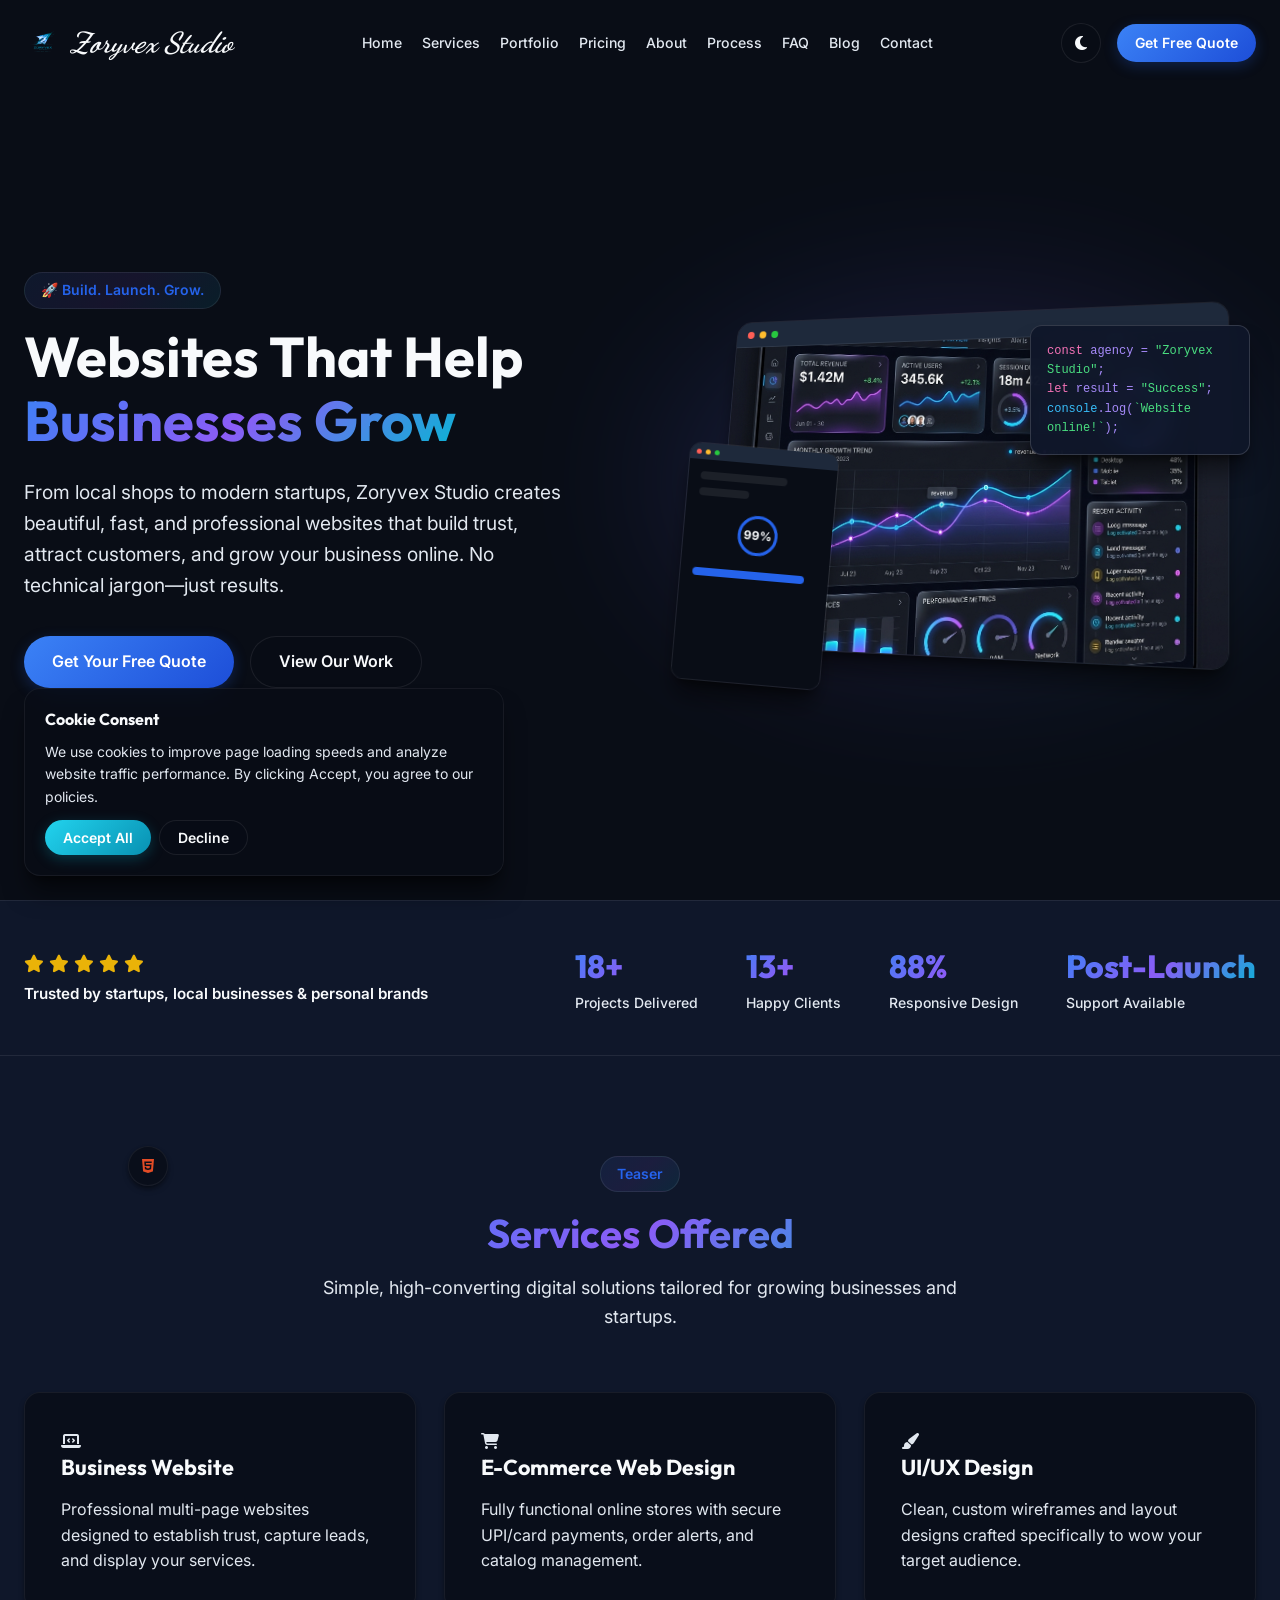
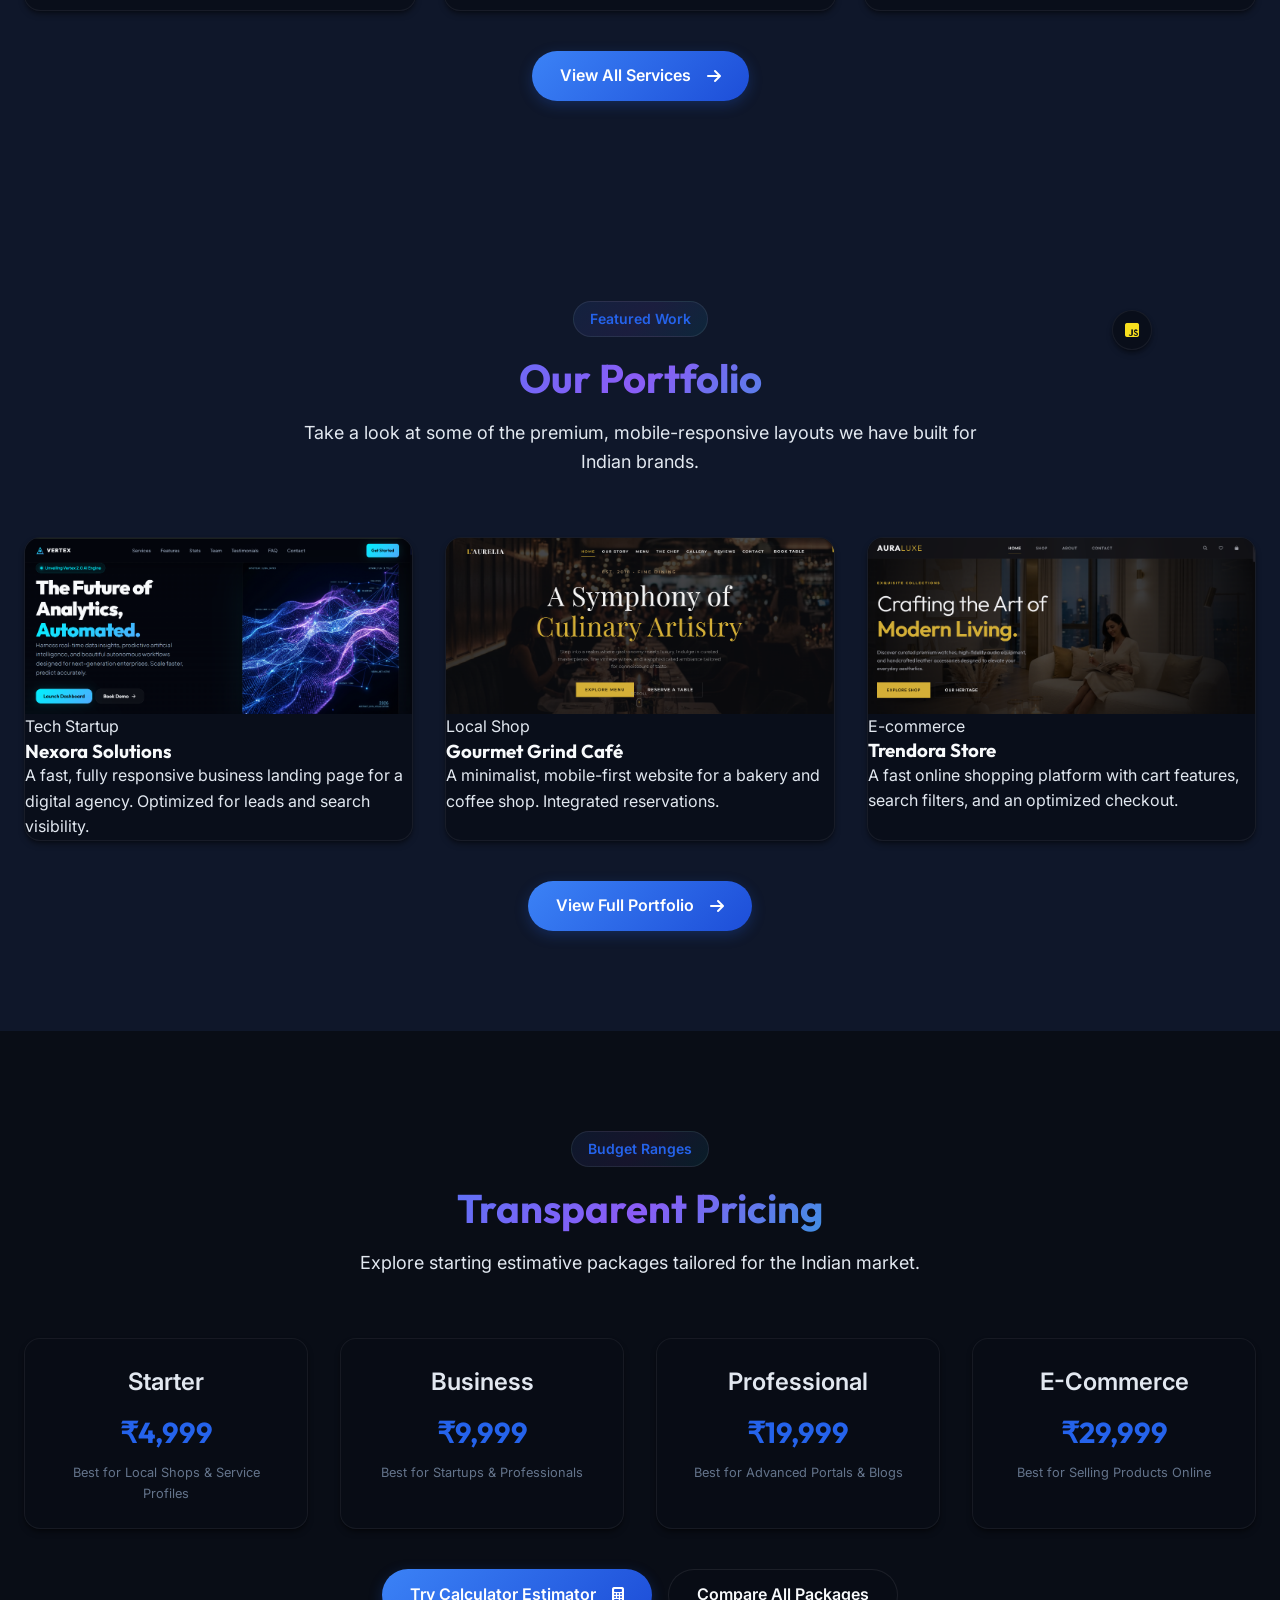
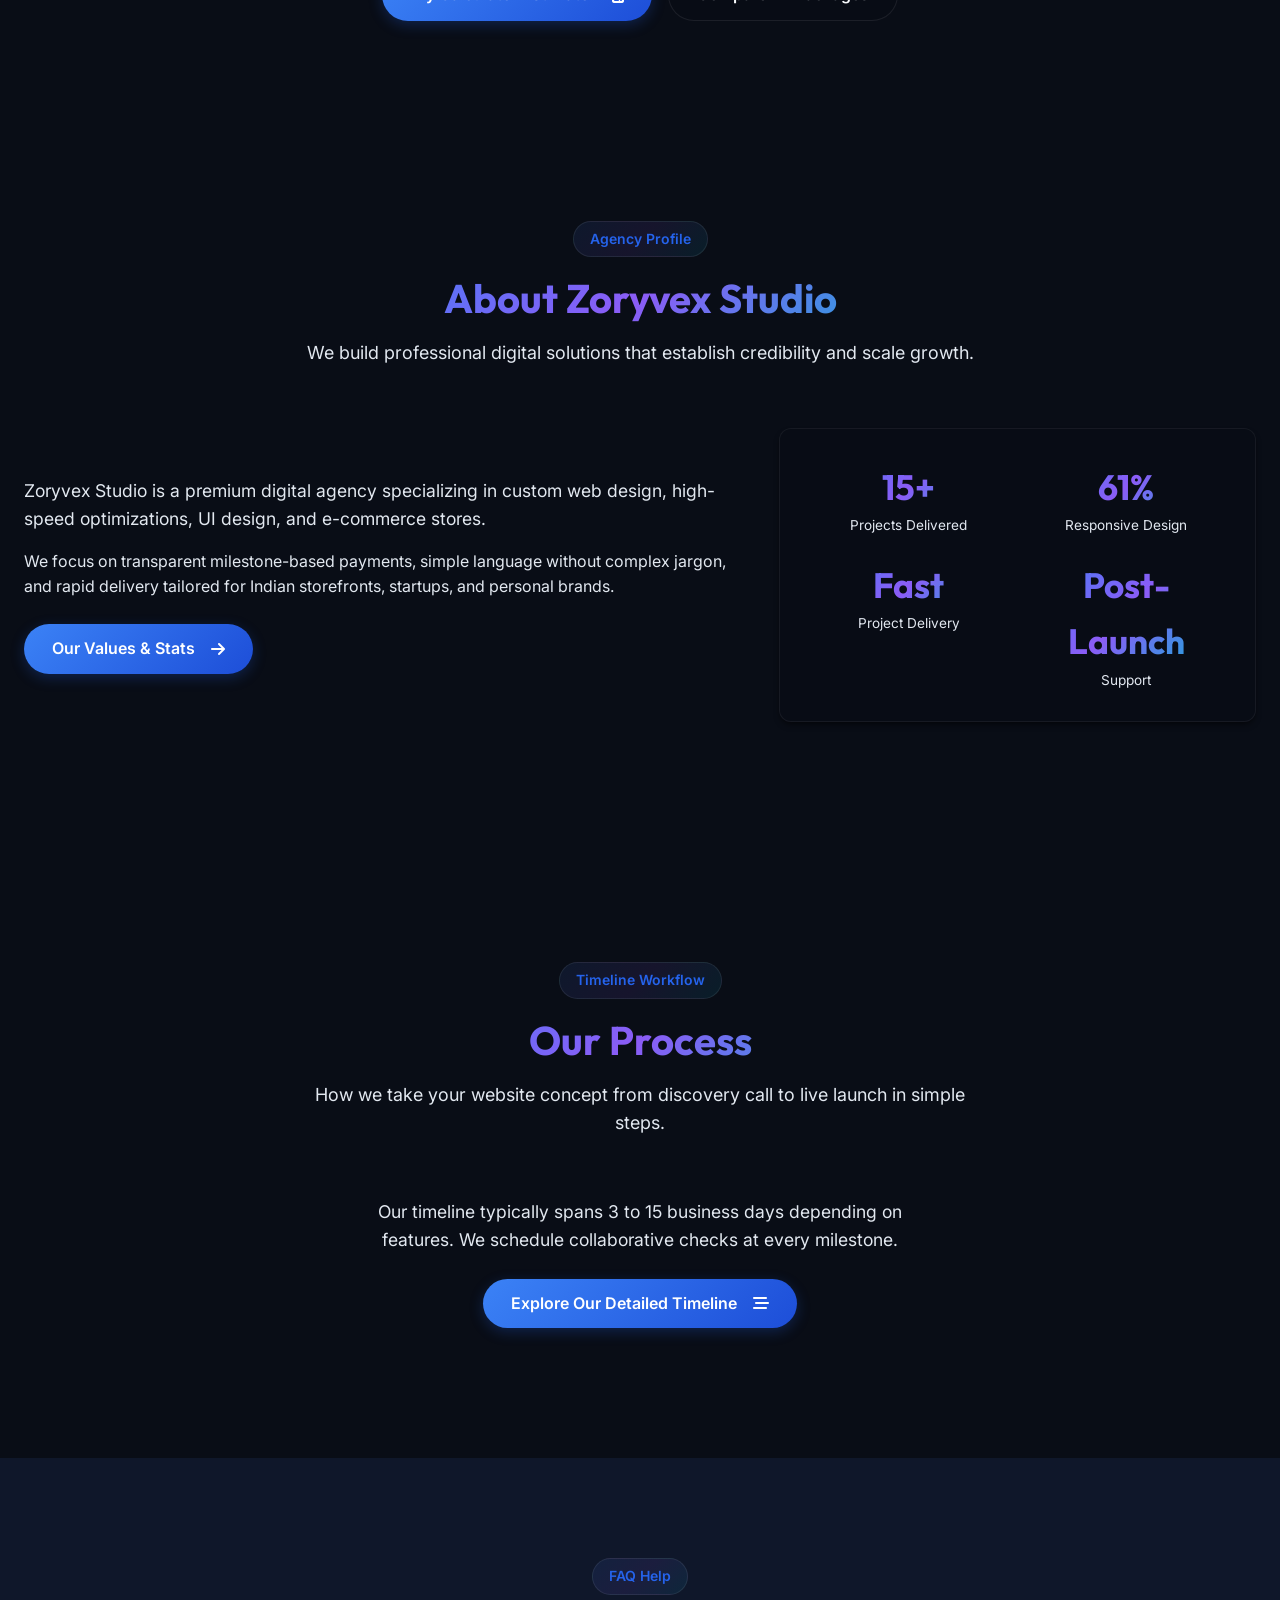
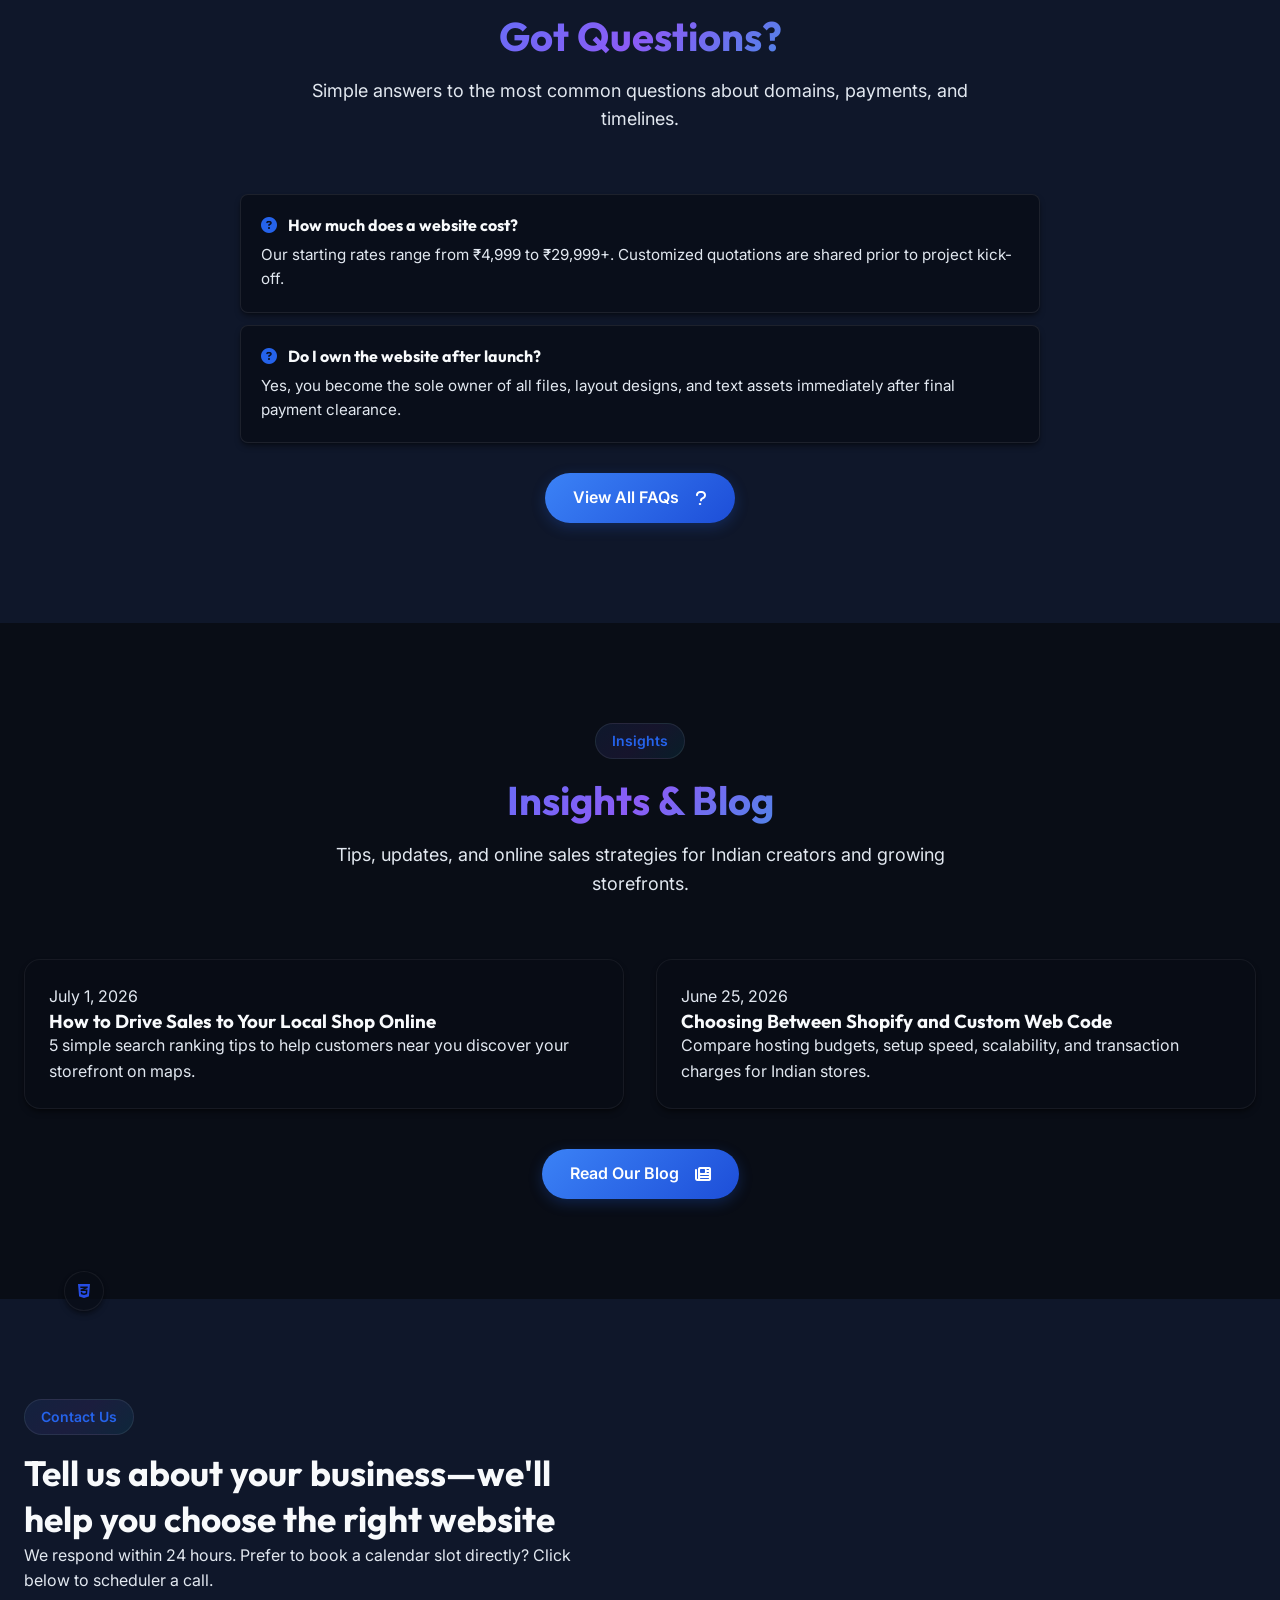
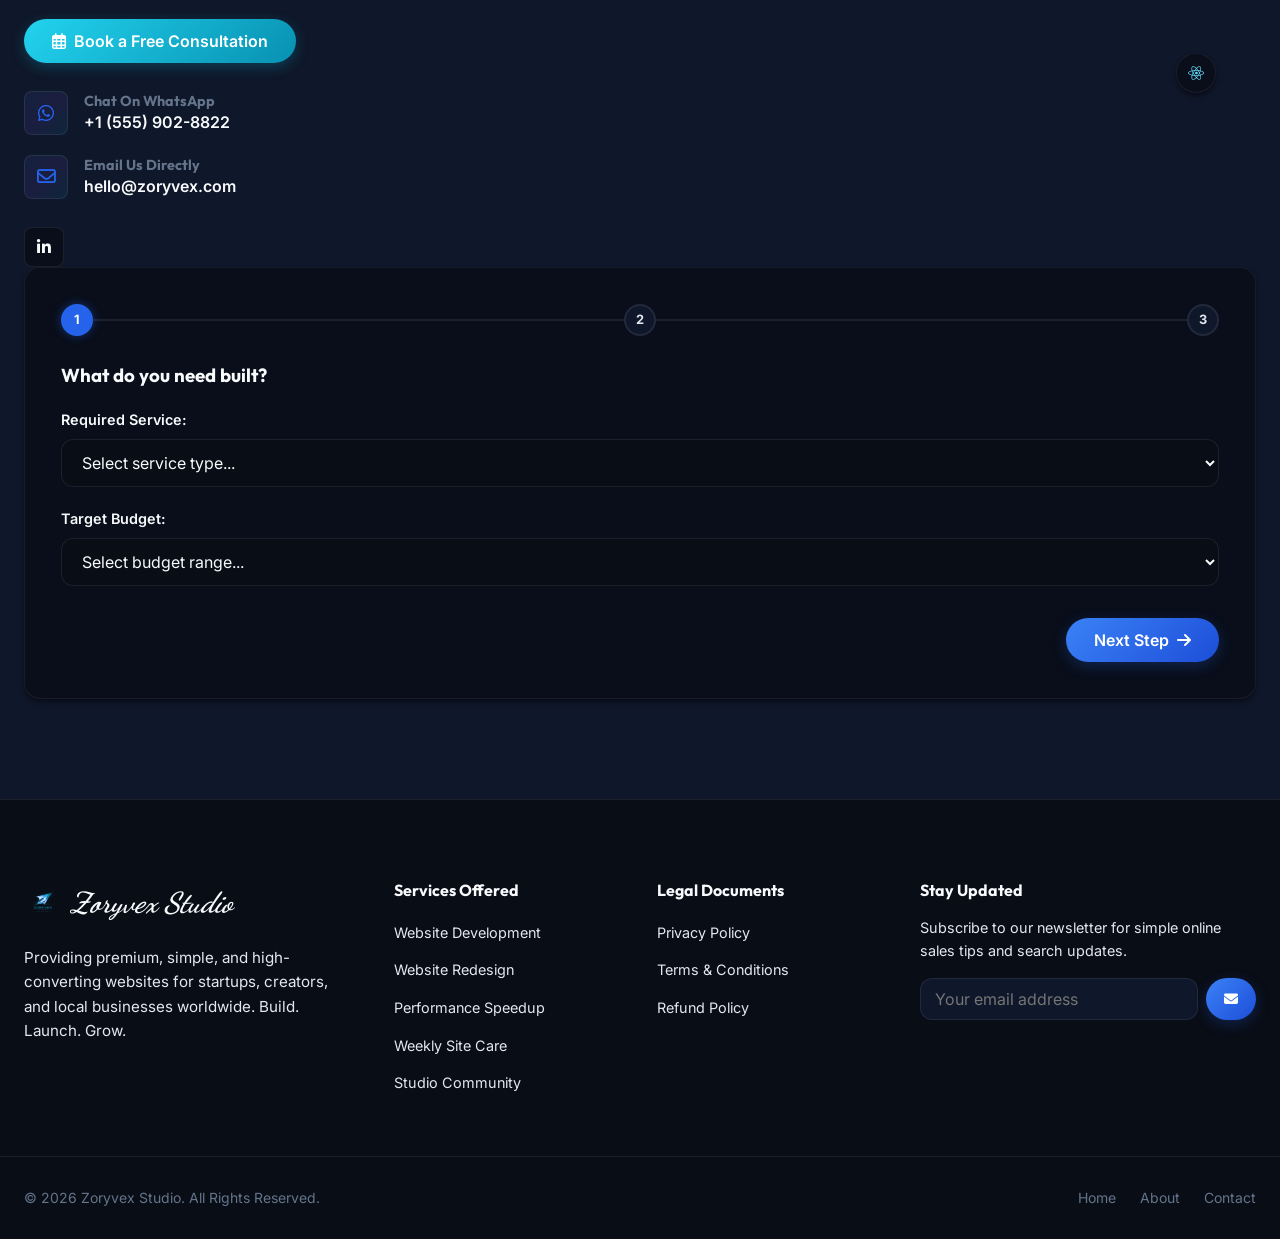
<file: index.html>
<!DOCTYPE html>
<html lang="en">
<head>
  <meta charset="UTF-8">
  <meta name="viewport" content="width=device-width, initial-scale=1.0">
  <title>Zoryvex Studio | Beautiful, Fast & Professional Websites That Help Businesses Grow</title>
  
  <!-- SEO Metadata -->
  <meta name="description" content="From local shops to modern startups, Zoryvex Studio creates premium, fast, and easy-to-understand websites that build trust, attract customers, and grow your business online. Get your free quote today!">
  <meta name="keywords" content="digital agency, website builder, startup website, local business website, e-commerce storefront, personal branding, professional website design">
  <meta name="author" content="Zoryvex Studio">
  
  <!-- Open Graph / Facebook -->
  <meta property="og:type" content="website">
  <meta property="og:title" content="Zoryvex Studio | Professional Websites That Grow Your Business">
  <meta property="og:description" content="Simple, beautiful, and transparent web design for startups, creators, and local businesses. No complex tech talk—just results.">
  <meta property="og:image" content="images/hero-dashboard.png">
  
  <!-- Twitter -->
  <meta property="twitter:card" content="summary_large_image">
  <meta property="twitter:title" content="Zoryvex Studio | Professional Websites That Grow Your Business">
  <meta property="twitter:description" content="Simple, beautiful, and transparent web design for startups, creators, and local businesses. No complex tech talk—just results.">
  <meta property="twitter:image" content="images/hero-dashboard.png">

  <!-- Icons & Fonts -->
  <link rel="stylesheet" href="https://cdnjs.cloudflare.com/ajax/libs/font-awesome/6.4.0/css/all.min.css">
  <link rel="stylesheet" href="css/style.css">
</head>
<body class="dark-theme">

  <!-- ==========================================
       PAGE LOADER
       ========================================== -->
  <div id="page-loader">
    <div class="loader-spinner"></div>
  </div>

  <!-- ==========================================
       HEADER & NAVIGATION
       ========================================== -->
  <header>
    <div class="container nav-container">
      <a href="index.html" class="logo">
        <img src="images/logo.png" alt="Zoryvex Studio Logo" class="logo-icon-img">
        Zoryvex Studio
      </a>
      
      <nav>
        <ul class="nav-links">
          <li><a href="index.html">Home</a></li>
          <li><a href="services.html">Services</a></li>
          <li><a href="portfolio.html">Portfolio</a></li>
          <li><a href="pricing.html">Pricing</a></li>
          <li><a href="about.html">About</a></li>
          <li><a href="process.html">Process</a></li>
          <li><a href="faq.html">FAQ</a></li>
          <li><a href="blog.html">Blog</a></li>
          <li><a href="contact.html">Contact</a></li>
          <li class="mobile-only-cta"><a href="contact.html" class="btn btn-primary">Get Free Quote</a></li>
        </ul>
      </nav>

      <div class="header-right">
        

        <!-- Light/Dark Toggle -->
        <button id="theme-toggle" class="theme-toggle-btn" aria-label="Toggle Theme">
          <i class="fas fa-sun sun-icon"></i>
          <i class="fas fa-moon moon-icon"></i>
        </button>

        <!-- CTA Header Button -->
        <a href="contact.html" class="btn btn-primary btn-sm">Get Free Quote</a>
      </div>

      <!-- Mobile Menu Toggle Button -->
      <button id="mobile-menu-toggle" class="mobile-toggle" aria-label="Toggle Navigation Menu">
        <span class="mobile-toggle-line"></span>
        <span class="mobile-toggle-line"></span>
        <span class="mobile-toggle-line"></span>
      </button>
    </div>
  </header>

  <main>
      <main>
    
    <!-- ==========================================
         HERO SECTION
         ========================================== -->
    <section id="home" class="hero">
      <!-- Floating decorative background icons -->
      <div class="floating-icon icon-html"><i class="fab fa-html5" style="color: #e34c26;"></i></div>
      <div class="floating-icon icon-css"><i class="fab fa-css3-alt" style="color: #264de4;"></i></div>
      <div class="floating-icon icon-js"><i class="fab fa-js-square" style="color: #f7df1e;"></i></div>
      <div class="floating-icon icon-react"><i class="fab fa-react" style="color: #61dbfb;"></i></div>

      <div class="container hero-grid">
        <div class="hero-content">
          <div class="badge">🚀 Build. Launch. Grow.</div>
          <h1>Websites That Help <span>Businesses Grow</span></h1>
          <p>From local shops to modern startups, Zoryvex Studio creates beautiful, fast, and professional websites that build trust, attract customers, and grow your business online. No technical jargon—just results.</p>
          <div class="hero-btns">
            <a href="contact.html" class="btn btn-primary">Get Your Free Quote</a>
            <a href="portfolio.html" class="btn btn-secondary">View Our Work</a>
          </div>
        </div>

        <div class="hero-visual">
          <div class="hero-glow"></div>
          <div class="mockup-wrapper">
            <!-- Main Desktop Mockup -->
            <div class="mockup-main">
              <div class="mockup-window-header">
                <span class="mockup-dot"></span>
                <span class="mockup-dot"></span>
                <span class="mockup-dot"></span>
              </div>
              <div class="mockup-content">
                <img src="images/hero-dashboard.png" alt="Sleek Analytics Business Dashboard Mockup">
              </div>
            </div>

            <!-- Floating Mobile Mockup Preview -->
            <div class="floating-preview">
              <div class="floating-preview-header">
                <span class="mockup-dot"></span>
                <span class="mockup-dot"></span>
                <span class="mockup-dot"></span>
              </div>
              <div class="floating-preview-content">
                <div class="preview-bar p-70"></div>
                <div class="preview-bar p-40"></div>
                <div class="preview-circle">99%</div>
                <div class="preview-bar p-90"></div>
              </div>
            </div>

            <!-- Floating Interactive Code Block -->
            <div class="floating-code">
              <span class="keyword">const</span> agency = <span class="string">"Zoryvex Studio"</span>;<br>
              <span class="keyword">let</span> result = <span class="string">"Success"</span>;<br>
              <span>console</span>.log(<span class="string">`Website online!`</span>);
            </div>
          </div>
        </div>
      </div>
    </section>

    <!-- ==========================================
         TRUST / SOCIAL PROOF SECTION
         ========================================== -->
    <section class="trust">
      <div class="container trust-content">
        <div class="trust-title">
          <div class="stars">
            <i class="fas fa-star"></i>
            <i class="fas fa-star"></i>
            <i class="fas fa-star"></i>
            <i class="fas fa-star"></i>
            <i class="fas fa-star"></i>
          </div>
          <p>Trusted by startups, local businesses & personal brands</p>
        </div>
        <div class="trust-stats">
          <div class="stat-item">
            <span class="stat-num" data-target="20" data-suffix="+">0+</span>
            <span class="stat-lbl">Projects Delivered</span>
          </div>
          <div class="stat-item">
            <span class="stat-num" data-target="15" data-suffix="+">0+</span>
            <span class="stat-lbl">Happy Clients</span>
          </div>
          <div class="stat-item">
            <span class="stat-num" data-target="100" data-suffix="%">0%</span>
            <span class="stat-lbl">Responsive Design</span>
          </div>
          <div class="stat-item">
            <span class="stat-num" data-target="Post-Launch" data-suffix="">Post-Launch</span>
            <span class="stat-lbl">Support Available</span>
          </div>
        </div>
      </div>
    </section>

    <!-- ==========================================
         WHO WE HELP SECTION
         ========================================== -->
    
    <!-- ==========================================
         SERVICES TEASER SECTION
         ========================================== -->
    <section id="services" class="services section">
      <div class="container">
        <div class="section-header">
          <span class="badge">Teaser</span>
          <h2>Services Offered</h2>
          <p>Simple, high-converting digital solutions tailored for growing businesses and startups.</p>
        </div>
        <div class="services-grid" style="margin-bottom: 40px;">
          <div class="service-card glass-card">
            <div class="service-icon"><i class="fas fa-laptop-code"></i></div>
            <h3>Business Website</h3>
            <p>Professional multi-page websites designed to establish trust, capture leads, and display your services.</p>
          </div>
          <div class="service-card glass-card">
            <div class="service-icon"><i class="fas fa-shopping-cart"></i></div>
            <h3>E-Commerce Web Design</h3>
            <p>Fully functional online stores with secure UPI/card payments, order alerts, and catalog management.</p>
          </div>
          <div class="service-card glass-card">
            <div class="service-icon"><i class="fas fa-paint-brush"></i></div>
            <h3>UI/UX Design</h3>
            <p>Clean, custom wireframes and layout designs crafted specifically to wow your target audience.</p>
          </div>
        </div>
        <div style="text-align: center;">
          <a href="services.html" class="btn btn-primary">View All Services <i class="fas fa-arrow-right" style="margin-left: 8px;"></i></a>
        </div>
      </div>
    </section>

    <!-- ==========================================
         PORTFOLIO TEASER SECTION
         ========================================== -->
    <section id="portfolio" class="portfolio section">
      <div class="container">
        <div class="section-header">
          <span class="badge">Featured Work</span>
          <h2>Our Portfolio</h2>
          <p>Take a look at some of the premium, mobile-responsive layouts we have built for Indian brands.</p>
        </div>
        <div class="portfolio-grid" style="margin-bottom: 40px;">
          <div class="portfolio-card glass-card">
            <div class="portfolio-img-wrapper">
              <img src="images/project-nexora.png" alt="Nexora Solutions Website Layout Preview">
            </div>
            <div class="portfolio-info">
              <span class="portfolio-tag">Tech Startup</span>
              <h3>Nexora Solutions</h3>
              <p>A fast, fully responsive business landing page for a digital agency. Optimized for leads and search visibility.</p>
            </div>
          </div>
          <div class="portfolio-card glass-card">
            <div class="portfolio-img-wrapper">
              <img src="images/project-local.png" alt="Gourmet Grind Cafe Website Layout Preview">
            </div>
            <div class="portfolio-info">
              <span class="portfolio-tag">Local Shop</span>
              <h3>Gourmet Grind Café</h3>
              <p>A minimalist, mobile-first website for a bakery and coffee shop. Integrated reservations.</p>
            </div>
          </div>
          <div class="portfolio-card glass-card">
            <div class="portfolio-img-wrapper">
              <img src="images/project-ecommerce.png" alt="Trendora Store Layout Preview">
            </div>
            <div class="portfolio-info">
              <span class="portfolio-tag">E-commerce</span>
              <h3>Trendora Store</h3>
              <p>A fast online shopping platform with cart features, search filters, and an optimized checkout.</p>
            </div>
          </div>
        </div>
        <div style="text-align: center;">
          <a href="portfolio.html" class="btn btn-primary">View Full Portfolio <i class="fas fa-arrow-right" style="margin-left: 8px;"></i></a>
        </div>
      </div>
    </section>

    <!-- ==========================================
         PRICING TEASER SECTION
         ========================================== -->
    <section id="pricing" class="pricing section">
      <div class="container">
        <div class="section-header">
          <span class="badge">Budget Ranges</span>
          <h2>Transparent Pricing</h2>
          <p>Explore starting estimative packages tailored for the Indian market.</p>
        </div>
        <div class="pricing-grid" style="margin-bottom: 40px;">
          <div class="glass-card pricing-card" style="padding: 24px; text-align: center;">
            <div class="price-tier" style="font-weight: 600; margin-bottom: 8px;">Starter</div>
            <div class="price-value" style="font-size: 1.8rem; font-weight: 700; color: var(--primary); margin-bottom: 8px;">₹4,999</div>
            <p style="font-size: 0.8rem; color: var(--text-tertiary);">Best for Local Shops & Service Profiles</p>
          </div>
          <div class="glass-card pricing-card" style="padding: 24px; text-align: center;">
            <div class="price-tier" style="font-weight: 600; margin-bottom: 8px;">Business</div>
            <div class="price-value" style="font-size: 1.8rem; font-weight: 700; color: var(--primary); margin-bottom: 8px;">₹9,999</div>
            <p style="font-size: 0.8rem; color: var(--text-tertiary);">Best for Startups & Professionals</p>
          </div>
          <div class="glass-card pricing-card" style="padding: 24px; text-align: center;">
            <div class="price-tier" style="font-weight: 600; margin-bottom: 8px;">Professional</div>
            <div class="price-value" style="font-size: 1.8rem; font-weight: 700; color: var(--primary); margin-bottom: 8px;">₹19,999</div>
            <p style="font-size: 0.8rem; color: var(--text-tertiary);">Best for Advanced Portals & Blogs</p>
          </div>
          <div class="glass-card pricing-card" style="padding: 24px; text-align: center;">
            <div class="price-tier" style="font-weight: 600; margin-bottom: 8px;">E-Commerce</div>
            <div class="price-value" style="font-size: 1.8rem; font-weight: 700; color: var(--primary); margin-bottom: 8px;">₹29,999</div>
            <p style="font-size: 0.8rem; color: var(--text-tertiary);">Best for Selling Products Online</p>
          </div>
        </div>
        <div style="text-align: center; display: flex; gap: 16px; justify-content: center; flex-wrap: wrap;">
          <a href="pricing.html" class="btn btn-primary">Try Calculator Estimator <i class="fas fa-calculator" style="margin-left: 8px;"></i></a>
          <a href="pricing.html" class="btn btn-secondary">Compare All Packages</a>
        </div>
      </div>
    </section>

    <!-- ==========================================
         ABOUT TEASER SECTION
         ========================================== -->
    <section id="about" class="about section">
      <div class="container">
        <div class="section-header">
          <span class="badge">Agency Profile</span>
          <h2>About Zoryvex Studio</h2>
          <p>We build professional digital solutions that establish credibility and scale growth.</p>
        </div>
        <div class="about-grid" style="margin-bottom: 40px;">
          <div>
            <p style="font-size: 1.1rem; line-height: 1.6; margin-bottom: 16px;">
              Zoryvex Studio is a premium digital agency specializing in custom web design, high-speed optimizations, UI design, and e-commerce stores.
            </p>
            <p style="margin-bottom: 24px;">
              We focus on transparent milestone-based payments, simple language without complex jargon, and rapid delivery tailored for Indian storefronts, startups, and personal brands.
            </p>
            <a href="about.html" class="btn btn-primary">Our Values & Stats <i class="fas fa-arrow-right" style="margin-left: 8px;"></i></a>
          </div>
          <!-- Stats Counter Panel -->
          <div class="stats-panel glass-card" style="padding: 30px; border-radius: var(--radius-md);">
            <div>
              <div class="stat-num" data-target="25" data-suffix="+" style="font-size: 2.2rem; font-weight: 700; color: var(--primary);">0+</div>
              <p style="font-size: 0.85rem; color: var(--text-secondary);">Projects Delivered</p>
            </div>
            <div>
              <div class="stat-num" data-target="100" data-suffix="%" style="font-size: 2.2rem; font-weight: 700; color: var(--primary);">0%</div>
              <p style="font-size: 0.85rem; color: var(--text-secondary);">Responsive Design</p>
            </div>
            <div>
              <div class="stat-num" data-target="Fast" data-suffix="" style="font-size: 2.2rem; font-weight: 700; color: var(--primary);">Fast</div>
              <p style="font-size: 0.85rem; color: var(--text-secondary);">Project Delivery</p>
            </div>
            <div>
              <div class="stat-num" data-target="Post-Launch" data-suffix="" style="font-size: 2.2rem; font-weight: 700; color: var(--primary);">Post-Launch</div>
              <p style="font-size: 0.85rem; color: var(--text-secondary);">Support</p>
            </div>
          </div>
        </div>
      </div>
    </section>

    <!-- ==========================================
         PROCESS TEASER SECTION
         ========================================== -->
    <section id="process" class="process section">
      <div class="container">
        <div class="section-header">
          <span class="badge">Timeline Workflow</span>
          <h2>Our Process</h2>
          <p>How we take your website concept from discovery call to live launch in simple steps.</p>
        </div>
        <div class="process-teaser-txt" style="text-align: center; max-width: 600px; margin: 0 auto 30px auto;">
          <p style="font-size: 1.1rem; line-height: 1.6; margin-bottom: 24px;">
            Our timeline typically spans 3 to 15 business days depending on features. We schedule collaborative checks at every milestone.
          </p>
          <a href="process.html" class="btn btn-primary">Explore Our Detailed Timeline <i class="fas fa-stream" style="margin-left: 8px;"></i></a>
        </div>
      </div>
    </section>

    <!-- ==========================================
         FAQ TEASER SECTION
         ========================================== -->
    <section id="faq" class="faq section">
      <div class="container">
        <div class="section-header">
          <span class="badge">FAQ Help</span>
          <h2>Got Questions?</h2>
          <p>Simple answers to the most common questions about domains, payments, and timelines.</p>
        </div>
        <div class="faq-teaser-list" style="max-width: 800px; margin: 0 auto 30px auto;">
          <div class="glass-card faq-item" style="padding: 20px; border-radius: var(--radius-sm); margin-bottom: 12px;">
            <h4 style="color: var(--text-primary);"><i class="fas fa-question-circle" style="color: var(--primary); margin-right: 8px;"></i> How much does a website cost?</h4>
            <p style="margin-top: 8px; font-size: 0.95rem;">Our starting rates range from ₹4,999 to ₹29,999+. Customized quotations are shared prior to project kick-off.</p>
          </div>
          <div class="glass-card faq-item" style="padding: 20px; border-radius: var(--radius-sm); margin-bottom: 12px;">
            <h4 style="color: var(--text-primary);"><i class="fas fa-question-circle" style="color: var(--primary); margin-right: 8px;"></i> Do I own the website after launch?</h4>
            <p style="margin-top: 8px; font-size: 0.95rem;">Yes, you become the sole owner of all files, layout designs, and text assets immediately after final payment clearance.</p>
          </div>
        </div>
        <div style="text-align: center;">
          <a href="faq.html" class="btn btn-primary">View All FAQs <i class="fas fa-question" style="margin-left: 8px;"></i></a>
        </div>
      </div>
    </section>

    <!-- ==========================================
         BLOG TEASER SECTION
         ========================================== -->
    <section id="blog" class="blog section">
      <div class="container">
        <div class="section-header">
          <span class="badge">Insights</span>
          <h2>Insights & Blog</h2>
          <p>Tips, updates, and online sales strategies for Indian creators and growing storefronts.</p>
        </div>
        <div class="blog-grid" style="margin-bottom: 40px;">
          <div class="blog-card glass-card">
            <div class="blog-info" style="padding: 24px;">
              <span class="blog-date">July 1, 2026</span>
              <h3>How to Drive Sales to Your Local Shop Online</h3>
              <p>5 simple search ranking tips to help customers near you discover your storefront on maps.</p>
            </div>
          </div>
          <div class="blog-card glass-card">
            <div class="blog-info" style="padding: 24px;">
              <span class="blog-date">June 25, 2026</span>
              <h3>Choosing Between Shopify and Custom Web Code</h3>
              <p>Compare hosting budgets, setup speed, scalability, and transaction charges for Indian stores.</p>
            </div>
          </div>
        </div>
        <div style="text-align: center;">
          <a href="blog.html" class="btn btn-primary">Read Our Blog <i class="fas fa-newspaper" style="margin-left: 8px;"></i></a>
        </div>
      </div>
    </section>

        <section id="contact" class="contact section">
      <div class="container">
        
        <div class="contact-grid">
          
          <!-- Contact Info -->
          <div class="contact-info">
            <div>
              <span class="badge">Contact Us</span>
              <h3>Tell us about your business—we'll help you choose the right website</h3>
              <p>We respond within 24 hours. Prefer to book a calendar slot directly? Click below to scheduler a call.</p>
              <br>
              <button class="btn btn-accent open-booking-trigger"><i class="far fa-calendar-alt"></i> Book a Free Consultation</button>
            </div>

            <div class="contact-details">
              <div class="contact-item-box">
                <div class="contact-item-icon"><i class="fab fa-whatsapp"></i></div>
                <div class="contact-item-txt">
                  <h4>Chat On WhatsApp</h4>
                  <p>+1 (555) 902-8822</p>
                </div>
              </div>

              <div class="contact-item-box">
                <div class="contact-item-icon"><i class="far fa-envelope"></i></div>
                <div class="contact-item-txt">
                  <h4>Email Us Directly</h4>
                  <p>hello@zoryvex.com</p>
                </div>
              </div>
            </div>

            <!-- Social Links -->
            <div class="social-links">
              <a href="https://www.linkedin.com/company/zoryvex-studio/" class="social-icon-btn" target="_blank" rel="noopener" aria-label="LinkedIn Profile"><i class="fab fa-linkedin-in"></i></a>
            </div>

            </div>
          </div>

          <!-- Interactive Quote Wizard Card -->
          <div class="glass-card contact-form-wizard">
            <form id="quote-wizard-form" novalidate>
              
              <!-- Progress Indicator -->
              <div class="wizard-steps-indicator">
                <div class="wizard-indicator-fill"></div>
                <div class="wizard-ind-node active" data-step="1">1</div>
                <div class="wizard-ind-node" data-step="2">2</div>
                <div class="wizard-ind-node" data-step="3">3</div>
              </div>

              <!-- Step 1: Goals -->
              <div class="wizard-step-pane active" data-step="1">
                <h3 style="margin-bottom: 20px;">What do you need built?</h3>
                
                <div class="wizard-form-group">
                  <label for="quote-service">Required Service:</label>
                  <select name="quote-service" id="quote-service" required>
                    <option value="" disabled selected>Select service type...</option>
                    <option value="development">Website Development</option>
                    <option value="design">Website UI Design</option>
                    <option value="care">Website Maintenance & Speed Care</option>
                    <option value="domain">Hosting & Custom Emails</option>
                  </select>
                </div>

                <div class="wizard-form-group">
                  <label for="quote-budget">Target Budget:</label>
                  <select name="quote-budget" id="quote-budget" required>
                    <option value="" disabled selected>Select budget range...</option>
                    <option value="under-500">Under $500 (Starter)</option>
                    <option value="500-1500">$500 - $1,500 (Business)</option>
                    <option value="1500-3000">$1,500 - $3,000 (Professional)</option>
                    <option value="custom">Enterprise Quote (Custom)</option>
                  </select>
                </div>

                <div class="wizard-actions">
                  <div></div>
                  <button type="button" class="btn btn-primary wizard-next" onclick="window.goNextStep(event)">Next Step <i class="fas fa-arrow-right"></i></button>
                </div>
              </div>

              <!-- Step 2: Business Details -->
              <div class="wizard-step-pane" data-step="2">
                <h3 style="margin-bottom: 20px;">Tell us about your brand</h3>

                <div class="wizard-form-group">
                  <label for="quote-business">Business Name:</label>
                  <input type="text" name="quote-business" id="quote-business" placeholder="e.g. Bloom Coffee Shop" required>
                </div>

                <div class="wizard-form-group">
                  <label for="quote-details">Project Goals & Details:</label>
                  <textarea name="quote-details" id="quote-details" rows="4" placeholder="Tell us about your customers and what you want the website to accomplish..." required></textarea>
                </div>

                <div class="wizard-actions">
                  <button type="button" class="btn btn-secondary wizard-prev" onclick="window.goPrevStep(event)"><i class="fas fa-arrow-left"></i> Back</button>
                  <button type="button" class="btn btn-primary wizard-next" onclick="window.goNextStep(event)">Next Step <i class="fas fa-arrow-right"></i></button>
                </div>
              </div>

              <!-- Step 3: Contact Details -->
              <div class="wizard-step-pane" data-step="3">
                <h3 style="margin-bottom: 20px;">Where should we send the quote?</h3>

                <div class="wizard-form-group">
                  <label for="quote-name">Your Full Name:</label>
                  <input type="text" name="quote-name" id="quote-name" placeholder="Emma Watson" required>
                </div>

                <div class="wizard-form-group">
                  <label for="quote-email">Email Address:</label>
                  <input type="email" name="quote-email" id="quote-email" placeholder="emma@example.com" required>
                </div>

                <div class="wizard-form-group">
                  <label for="quote-phone">Phone Number:</label>
                  <input type="tel" name="quote-phone" id="quote-phone" placeholder="+1 (555) 902-8822" required>
                </div>

                <div class="wizard-actions">
                  <button type="button" class="btn btn-secondary wizard-prev" onclick="window.goPrevStep(event)"><i class="fas fa-arrow-left"></i> Back</button>
                  <button type="submit" class="btn btn-accent">Request Free Quote <i class="fas fa-paper-plane"></i></button>
                </div>
              </div>

            </form>
          </div>

        </div>
      </div>
    </section>

        <div id="booking-modal" class="modal" aria-hidden="true" role="dialog">
      <div class="modal-content" style="max-width: 520px;">
        <div class="modal-header">
          <h3>Schedule Consultation</h3>
          <span id="close-booking-modal" class="close-modal">&times;</span>
        </div>
        <div class="modal-body">
          <div class="calendar-widget">
            <div class="calendar-header">
              <h4 id="cal-month-title">Month Year</h4>
            </div>
            
            <!-- Calendar Days Header -->
            <div class="calendar-grid">
              <div class="calendar-day-header">Su</div>
              <div class="calendar-day-header">Mo</div>
              <div class="calendar-day-header">Tu</div>
              <div class="calendar-day-header">We</div>
              <div class="calendar-day-header">Th</div>
              <div class="calendar-day-header">Fr</div>
              <div class="calendar-day-header">Sa</div>
            </div>

            <!-- Injected Calendar Days -->
            <div id="cal-days-grid" class="calendar-grid"></div>
            
            <!-- Injected Time slots -->
            <h4 style="margin-top: 16px;">Available Times (EST):</h4>
            <div id="time-slots-container" class="time-slots">
              <p style="font-size: 0.85rem; color: var(--text-tertiary);">Select a date above to display available slots.</p>
            </div>

            <button id="confirm-booking-btn" class="btn btn-accent" style="width: 100%; margin-top: 24px;">Confirm Call Slot</button>
          </div>
        </div>
      </div>
    </div>

  </main>

  <!-- ==========================================
       FOOTER
       ========================================== -->
  <footer>
    <div class="container footer-grid">
      <div class="footer-brand">
        <a href="index.html" class="logo">
          <img src="images/logo.png" alt="Zoryvex Studio Logo" class="logo-icon-img">
          Zoryvex Studio
        </a>
        <p>Providing premium, simple, and high-converting websites for startups, creators, and local businesses worldwide. Build. Launch. Grow.</p>
      </div>

      <div class="footer-links-col">
        <h4>Services Offered</h4>
        <ul>
          <li><a href="services.html">Website Development</a></li>
          <li><a href="services.html">Website Redesign</a></li>
          <li><a href="services.html">Performance Speedup</a></li>
          <li><a href="services.html">Weekly Site Care</a></li>
          <li><a href="community.html">Studio Community</a></li>
        </ul>
      </div>

      <div class="footer-links-col">
        <h4>Legal Documents</h4>
        <ul>
          <li><a href="privacy.html">Privacy Policy</a></li>
          <li><a href="terms.html">Terms & Conditions</a></li>
          <li><a href="refund.html">Refund Policy</a></li>
        </ul>
      </div>

      <div class="footer-newsletter">
        <h4>Stay Updated</h4>
        <p>Subscribe to our newsletter for simple online sales tips and search updates.</p>
        <form class="newsletter-form" onsubmit="event.preventDefault(); alert('Subscribed successfully!'); this.reset();">
          <input type="email" placeholder="Your email address" required aria-label="Newsletter email input">
          <button type="submit" class="btn btn-primary btn-sm"><i class="fas fa-envelope"></i></button>
        </form>
      </div>
    </div>

    <div class="container footer-bottom">
      <p>© 2026 Zoryvex Studio. All Rights Reserved.</p>
      <div class="footer-bottom-links">
        <a href="index.html">Home</a>
        <a href="about.html">About</a>
        <a href="contact.html">Contact</a>
      </div>
    </div>
  </footer>

  

  <!-- ==========================================
       FLOATING WHATSAPP BUTTON
       ========================================== -->
  <!-- ==========================================
       BACK TO TOP BUTTON
       ========================================== -->
  <button id="back-to-top" aria-label="Back To Top">
    <i class="fas fa-chevron-up"></i>
  </button>

  <!-- ==========================================
       LIVE CHAT WIDGET
       ========================================== -->
  <!-- ==========================================
       COOKIE CONSENT BANNER
       ========================================== -->
  <div id="cookie-banner" class="cookie-banner glass-card">
    <h4>Cookie Consent</h4>
    <p>We use cookies to improve page loading speeds and analyze website traffic performance. By clicking Accept, you agree to our policies.</p>
    <div class="cookie-buttons">
      <button id="accept-cookies" class="btn btn-accent btn-sm">Accept All</button>
      <button id="decline-cookies" class="btn btn-secondary btn-sm">Decline</button>
    </div>
  </div>

  <!-- Core JavaScript -->
  <script src="js/app.js?v=4"></script>
</body>
</html>
</file>
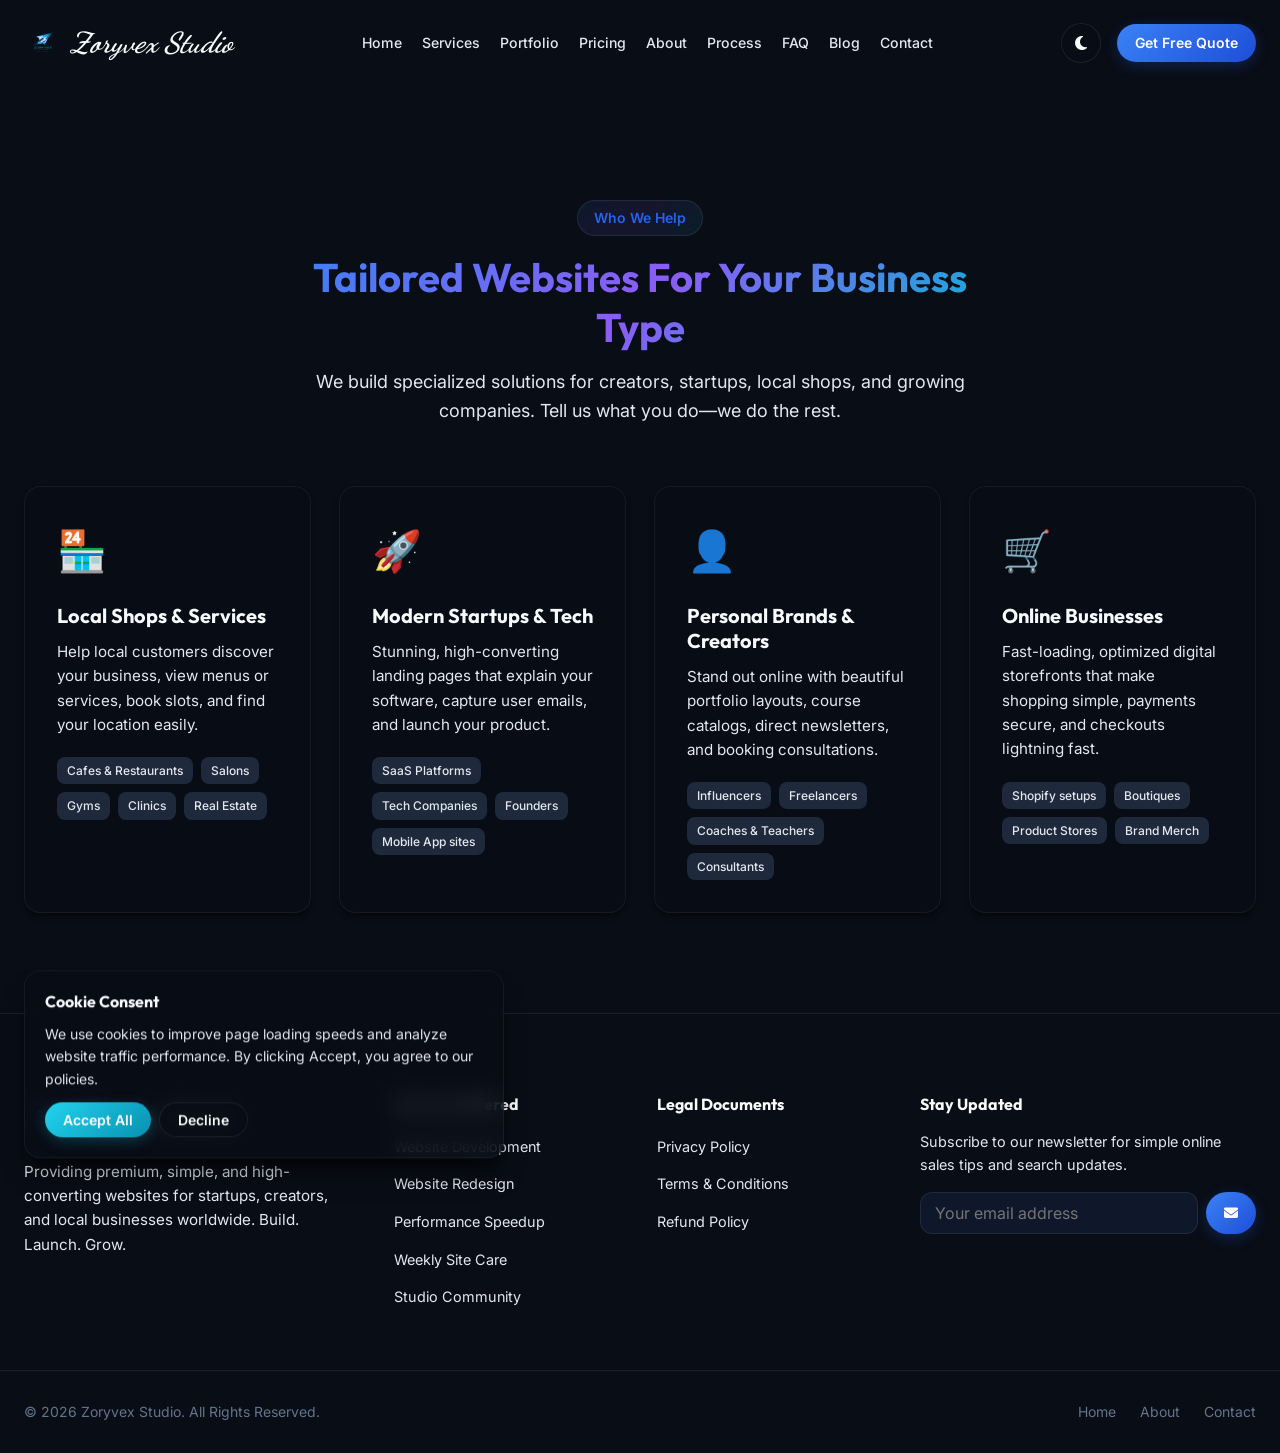
<file: about.html>
<!DOCTYPE html>
<html lang="en">
<head>
  <meta charset="UTF-8">
  <meta name="viewport" content="width=device-width, initial-scale=1.0">
  <title>Zoryvex Studio | Beautiful, Fast & Professional Websites That Help Businesses Grow</title>
  
  <!-- SEO Metadata -->
  <meta name="description" content="From local shops to modern startups, Zoryvex Studio creates premium, fast, and easy-to-understand websites that build trust, attract customers, and grow your business online. Get your free quote today!">
  <meta name="keywords" content="digital agency, website builder, startup website, local business website, e-commerce storefront, personal branding, professional website design">
  <meta name="author" content="Zoryvex Studio">
  
  <!-- Open Graph / Facebook -->
  <meta property="og:type" content="website">
  <meta property="og:title" content="Zoryvex Studio | Professional Websites That Grow Your Business">
  <meta property="og:description" content="Simple, beautiful, and transparent web design for startups, creators, and local businesses. No complex tech talk—just results.">
  <meta property="og:image" content="images/hero-dashboard.png">
  
  <!-- Twitter -->
  <meta property="twitter:card" content="summary_large_image">
  <meta property="twitter:title" content="Zoryvex Studio | Professional Websites That Grow Your Business">
  <meta property="twitter:description" content="Simple, beautiful, and transparent web design for startups, creators, and local businesses. No complex tech talk—just results.">
  <meta property="twitter:image" content="images/hero-dashboard.png">

  <!-- Icons & Fonts -->
  <link rel="stylesheet" href="https://cdnjs.cloudflare.com/ajax/libs/font-awesome/6.4.0/css/all.min.css">
  <link rel="stylesheet" href="css/style.css">
</head>
<body class="dark-theme">

  <!-- ==========================================
       PAGE LOADER
       ========================================== -->
  <div id="page-loader">
    <div class="loader-spinner"></div>
  </div>

  <!-- ==========================================
       HEADER & NAVIGATION
       ========================================== -->
  <header>
    <div class="container nav-container">
      <a href="index.html" class="logo">
        <img src="images/logo.png" alt="Zoryvex Studio Logo" class="logo-icon-img">
        Zoryvex Studio
      </a>
      
      <nav>
        <ul class="nav-links">
          <li><a href="index.html">Home</a></li>
          <li><a href="services.html">Services</a></li>
          <li><a href="portfolio.html">Portfolio</a></li>
          <li><a href="pricing.html">Pricing</a></li>
          <li><a href="about.html">About</a></li>
          <li><a href="process.html">Process</a></li>
          <li><a href="faq.html">FAQ</a></li>
          <li><a href="blog.html">Blog</a></li>
          <li><a href="contact.html">Contact</a></li>
          <li class="mobile-only-cta"><a href="contact.html" class="btn btn-primary">Get Free Quote</a></li>
        </ul>
      </nav>

      <div class="header-right">
        

        <!-- Light/Dark Toggle -->
        <button id="theme-toggle" class="theme-toggle-btn" aria-label="Toggle Theme">
          <i class="fas fa-sun sun-icon"></i>
          <i class="fas fa-moon moon-icon"></i>
        </button>

        <!-- CTA Header Button -->
        <a href="contact.html" class="btn btn-primary btn-sm">Get Free Quote</a>
      </div>

      <!-- Mobile Menu Toggle Button -->
      <button id="mobile-menu-toggle" class="mobile-toggle" aria-label="Toggle Navigation Menu">
        <span class="mobile-toggle-line"></span>
        <span class="mobile-toggle-line"></span>
        <span class="mobile-toggle-line"></span>
      </button>
    </div>
  </header>

  <main style="padding-top: 100px;">
        <section id="about" class="who-we-help section">
      <div class="container">
        <div class="section-header">
          <span class="badge">Who We Help</span>
          <h2>Tailored Websites For Your Business Type</h2>
          <p>We build specialized solutions for creators, startups, local shops, and growing companies. Tell us what you do—we do the rest.</p>
        </div>
        
        <div class="who-grid">
          <!-- Card 1: Local Shops -->
          <div class="glass-card who-card">
            <div class="who-icon">🏪</div>
            <h3>Local Shops & Services</h3>
            <p>Help local customers discover your business, view menus or services, book slots, and find your location easily.</p>
            <div class="who-tags">
              <span class="who-tag">Cafes & Restaurants</span>
              <span class="who-tag">Salons</span>
              <span class="who-tag">Gyms</span>
              <span class="who-tag">Clinics</span>
              <span class="who-tag">Real Estate</span>
            </div>
          </div>

          <!-- Card 2: Startups -->
          <div class="glass-card who-card">
            <div class="who-icon">🚀</div>
            <h3>Modern Startups & Tech</h3>
            <p>Stunning, high-converting landing pages that explain your software, capture user emails, and launch your product.</p>
            <div class="who-tags">
              <span class="who-tag">SaaS Platforms</span>
              <span class="who-tag">Tech Companies</span>
              <span class="who-tag">Founders</span>
              <span class="who-tag">Mobile App sites</span>
            </div>
          </div>

          <!-- Card 3: Personal Brands -->
          <div class="glass-card who-card">
            <div class="who-icon">👤</div>
            <h3>Personal Brands & Creators</h3>
            <p>Stand out online with beautiful portfolio layouts, course catalogs, direct newsletters, and booking consultations.</p>
            <div class="who-tags">
              <span class="who-tag">Influencers</span>
              <span class="who-tag">Freelancers</span>
              <span class="who-tag">Coaches & Teachers</span>
              <span class="who-tag">Consultants</span>
            </div>
          </div>

          <!-- Card 4: E-commerce -->
          <div class="glass-card who-card">
            <div class="who-icon">🛒</div>
            <h3>Online Businesses</h3>
            <p>Fast-loading, optimized digital storefronts that make shopping simple, payments secure, and checkouts lightning fast.</p>
            <div class="who-tags">
              <span class="who-tag">Shopify setups</span>
              <span class="who-tag">Boutiques</span>
              <span class="who-tag">Product Stores</span>
              <span class="who-tag">Brand Merch</span>
            </div>
          </div>
        </div>
      </div>
    </section>

    <!-- ==========================================
         SERVICES SECTION
         ========================================== -->
        <div id="booking-modal" class="modal" aria-hidden="true" role="dialog">
      <div class="modal-content" style="max-width: 520px;">
        <div class="modal-header">
          <h3>Schedule Consultation</h3>
          <span id="close-booking-modal" class="close-modal">&times;</span>
        </div>
        <div class="modal-body">
          <div class="calendar-widget">
            <div class="calendar-header">
              <h4 id="cal-month-title">Month Year</h4>
            </div>
            
            <!-- Calendar Days Header -->
            <div class="calendar-grid">
              <div class="calendar-day-header">Su</div>
              <div class="calendar-day-header">Mo</div>
              <div class="calendar-day-header">Tu</div>
              <div class="calendar-day-header">We</div>
              <div class="calendar-day-header">Th</div>
              <div class="calendar-day-header">Fr</div>
              <div class="calendar-day-header">Sa</div>
            </div>

            <!-- Injected Calendar Days -->
            <div id="cal-days-grid" class="calendar-grid"></div>
            
            <!-- Injected Time slots -->
            <h4 style="margin-top: 16px;">Available Times (EST):</h4>
            <div id="time-slots-container" class="time-slots">
              <p style="font-size: 0.85rem; color: var(--text-tertiary);">Select a date above to display available slots.</p>
            </div>

            <button id="confirm-booking-btn" class="btn btn-accent" style="width: 100%; margin-top: 24px;">Confirm Call Slot</button>
          </div>
        </div>
      </div>
    </div>

  </main>
  
  <!-- ==========================================
       FOOTER
       ========================================== -->
  <footer>
    <div class="container footer-grid">
      <div class="footer-brand">
        <a href="index.html" class="logo">
          <img src="images/logo.png" alt="Zoryvex Studio Logo" class="logo-icon-img">
          Zoryvex Studio
        </a>
        <p>Providing premium, simple, and high-converting websites for startups, creators, and local businesses worldwide. Build. Launch. Grow.</p>
      </div>

      <div class="footer-links-col">
        <h4>Services Offered</h4>
        <ul>
          <li><a href="services.html">Website Development</a></li>
          <li><a href="services.html">Website Redesign</a></li>
          <li><a href="services.html">Performance Speedup</a></li>
          <li><a href="services.html">Weekly Site Care</a></li>
          <li><a href="community.html">Studio Community</a></li>
        </ul>
      </div>

      <div class="footer-links-col">
        <h4>Legal Documents</h4>
        <ul>
          <li><a href="privacy.html">Privacy Policy</a></li>
          <li><a href="terms.html">Terms & Conditions</a></li>
          <li><a href="refund.html">Refund Policy</a></li>
        </ul>
      </div>

      <div class="footer-newsletter">
        <h4>Stay Updated</h4>
        <p>Subscribe to our newsletter for simple online sales tips and search updates.</p>
        <form class="newsletter-form" onsubmit="event.preventDefault(); alert('Subscribed successfully!'); this.reset();">
          <input type="email" placeholder="Your email address" required aria-label="Newsletter email input">
          <button type="submit" class="btn btn-primary btn-sm"><i class="fas fa-envelope"></i></button>
        </form>
      </div>
    </div>

    <div class="container footer-bottom">
      <p>© 2026 Zoryvex Studio. All Rights Reserved.</p>
      <div class="footer-bottom-links">
        <a href="index.html">Home</a>
        <a href="about.html">About</a>
        <a href="contact.html">Contact</a>
      </div>
    </div>
  </footer>

  

  <!-- ==========================================
       FLOATING WHATSAPP BUTTON
       ========================================== -->
  <!-- ==========================================
       BACK TO TOP BUTTON
       ========================================== -->
  <button id="back-to-top" aria-label="Back To Top">
    <i class="fas fa-chevron-up"></i>
  </button>

  <!-- ==========================================
       LIVE CHAT WIDGET
       ========================================== -->
  <!-- ==========================================
       COOKIE CONSENT BANNER
       ========================================== -->
  <div id="cookie-banner" class="cookie-banner glass-card">
    <h4>Cookie Consent</h4>
    <p>We use cookies to improve page loading speeds and analyze website traffic performance. By clicking Accept, you agree to our policies.</p>
    <div class="cookie-buttons">
      <button id="accept-cookies" class="btn btn-accent btn-sm">Accept All</button>
      <button id="decline-cookies" class="btn btn-secondary btn-sm">Decline</button>
    </div>
  </div>

  <!-- Core JavaScript -->
  <script src="js/app.js?v=4"></script>
</body>
</html>
</file>
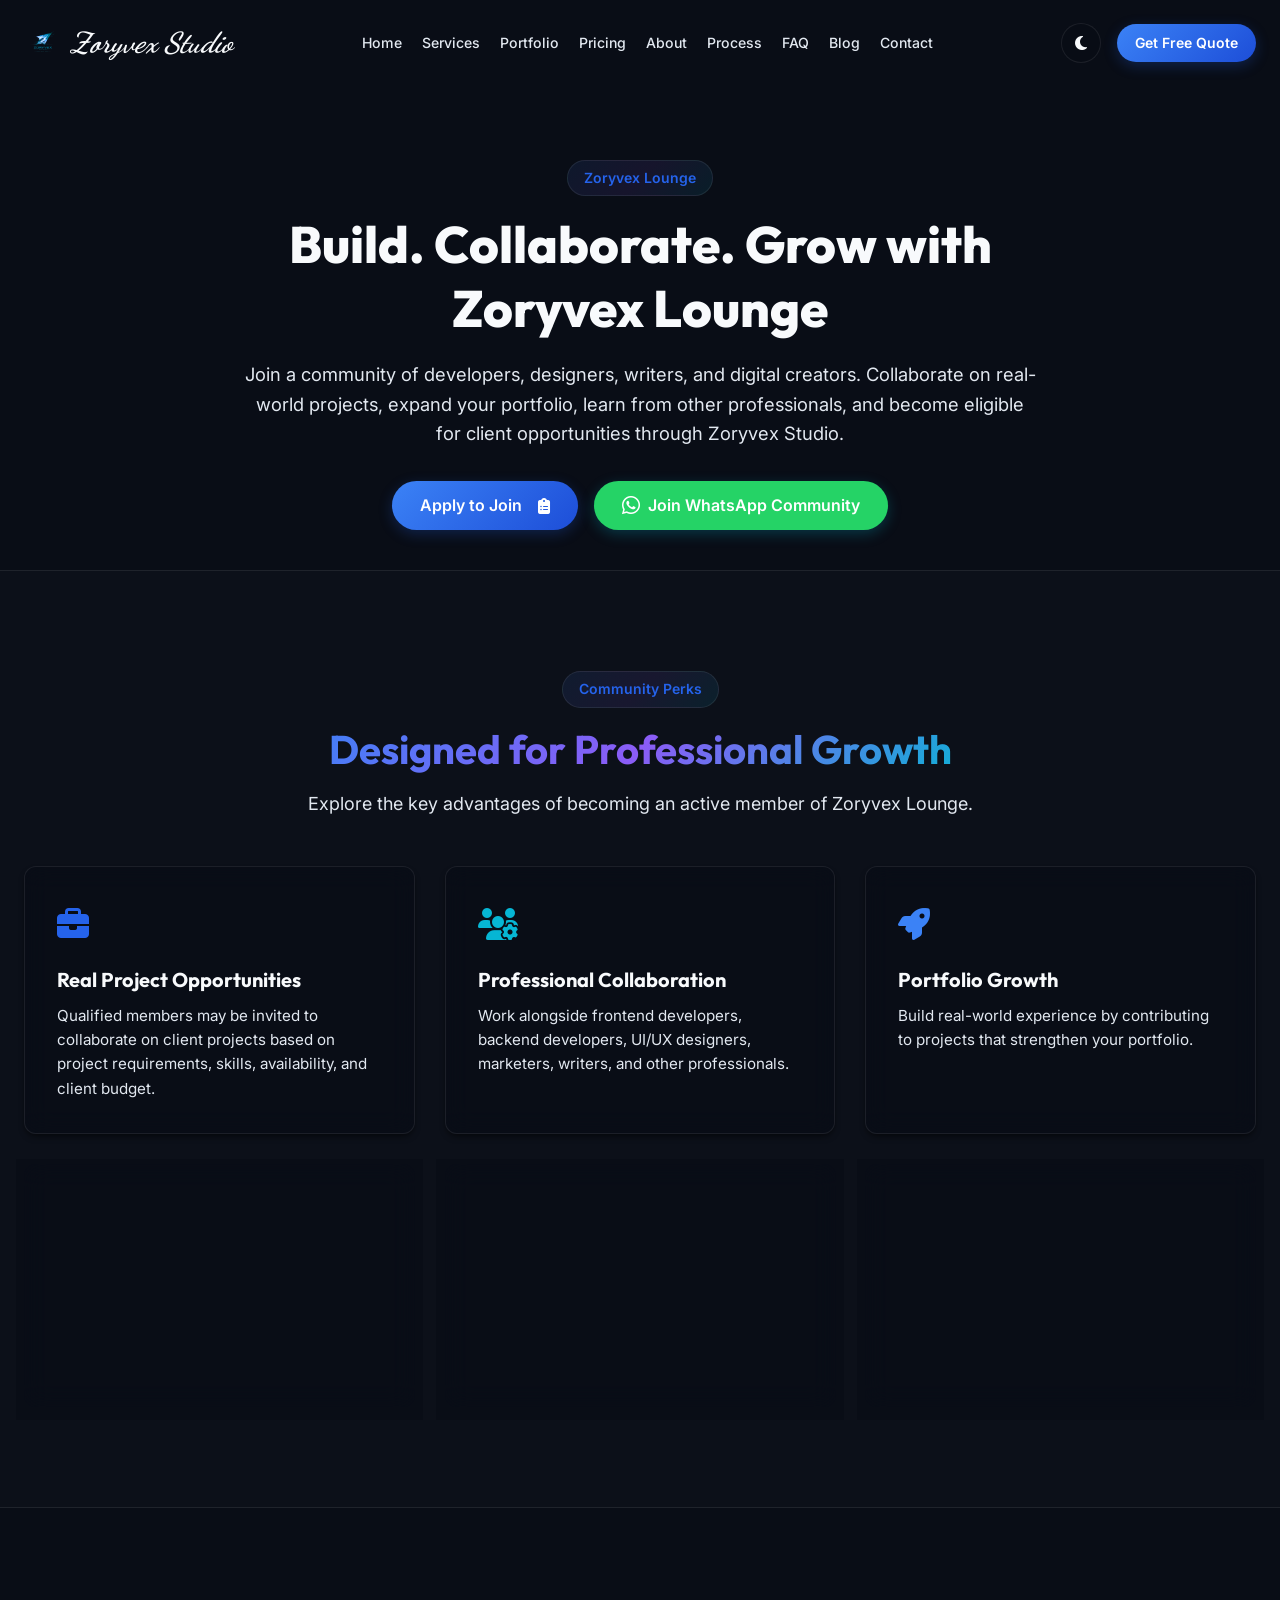
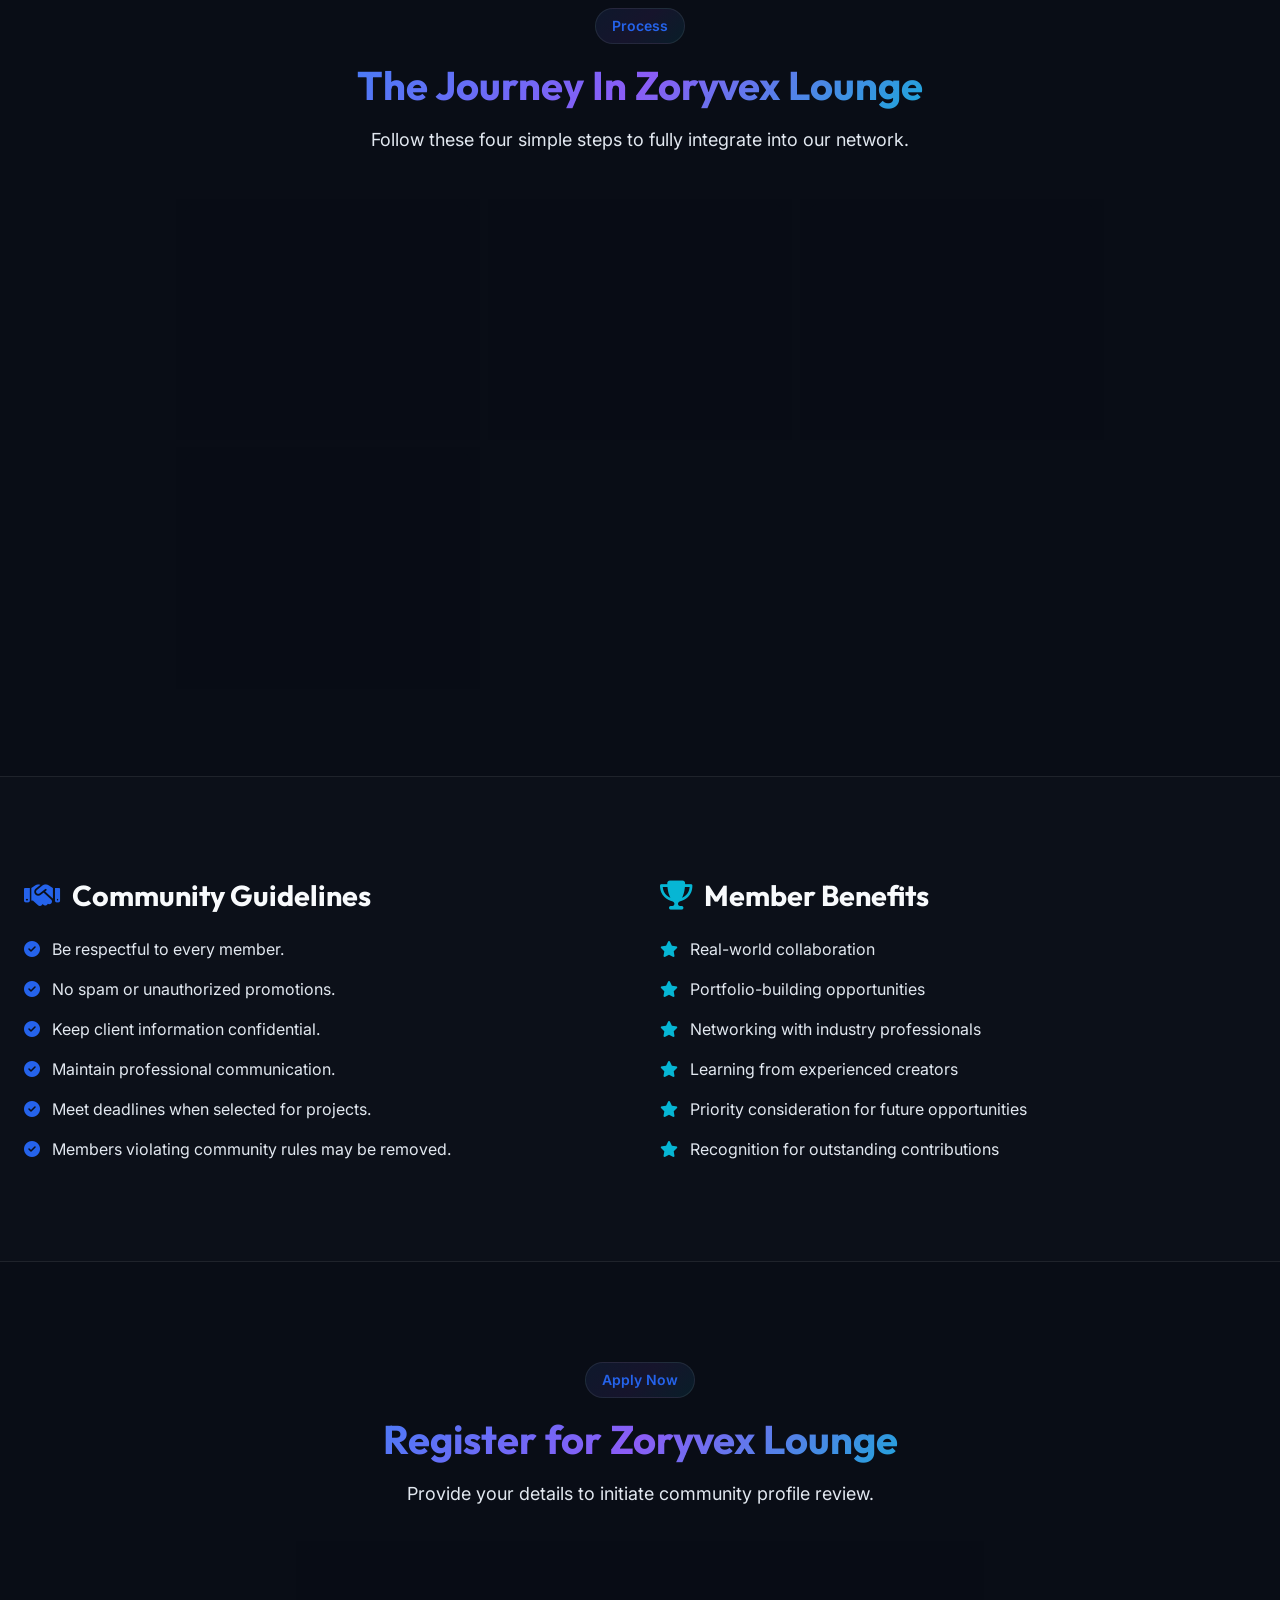
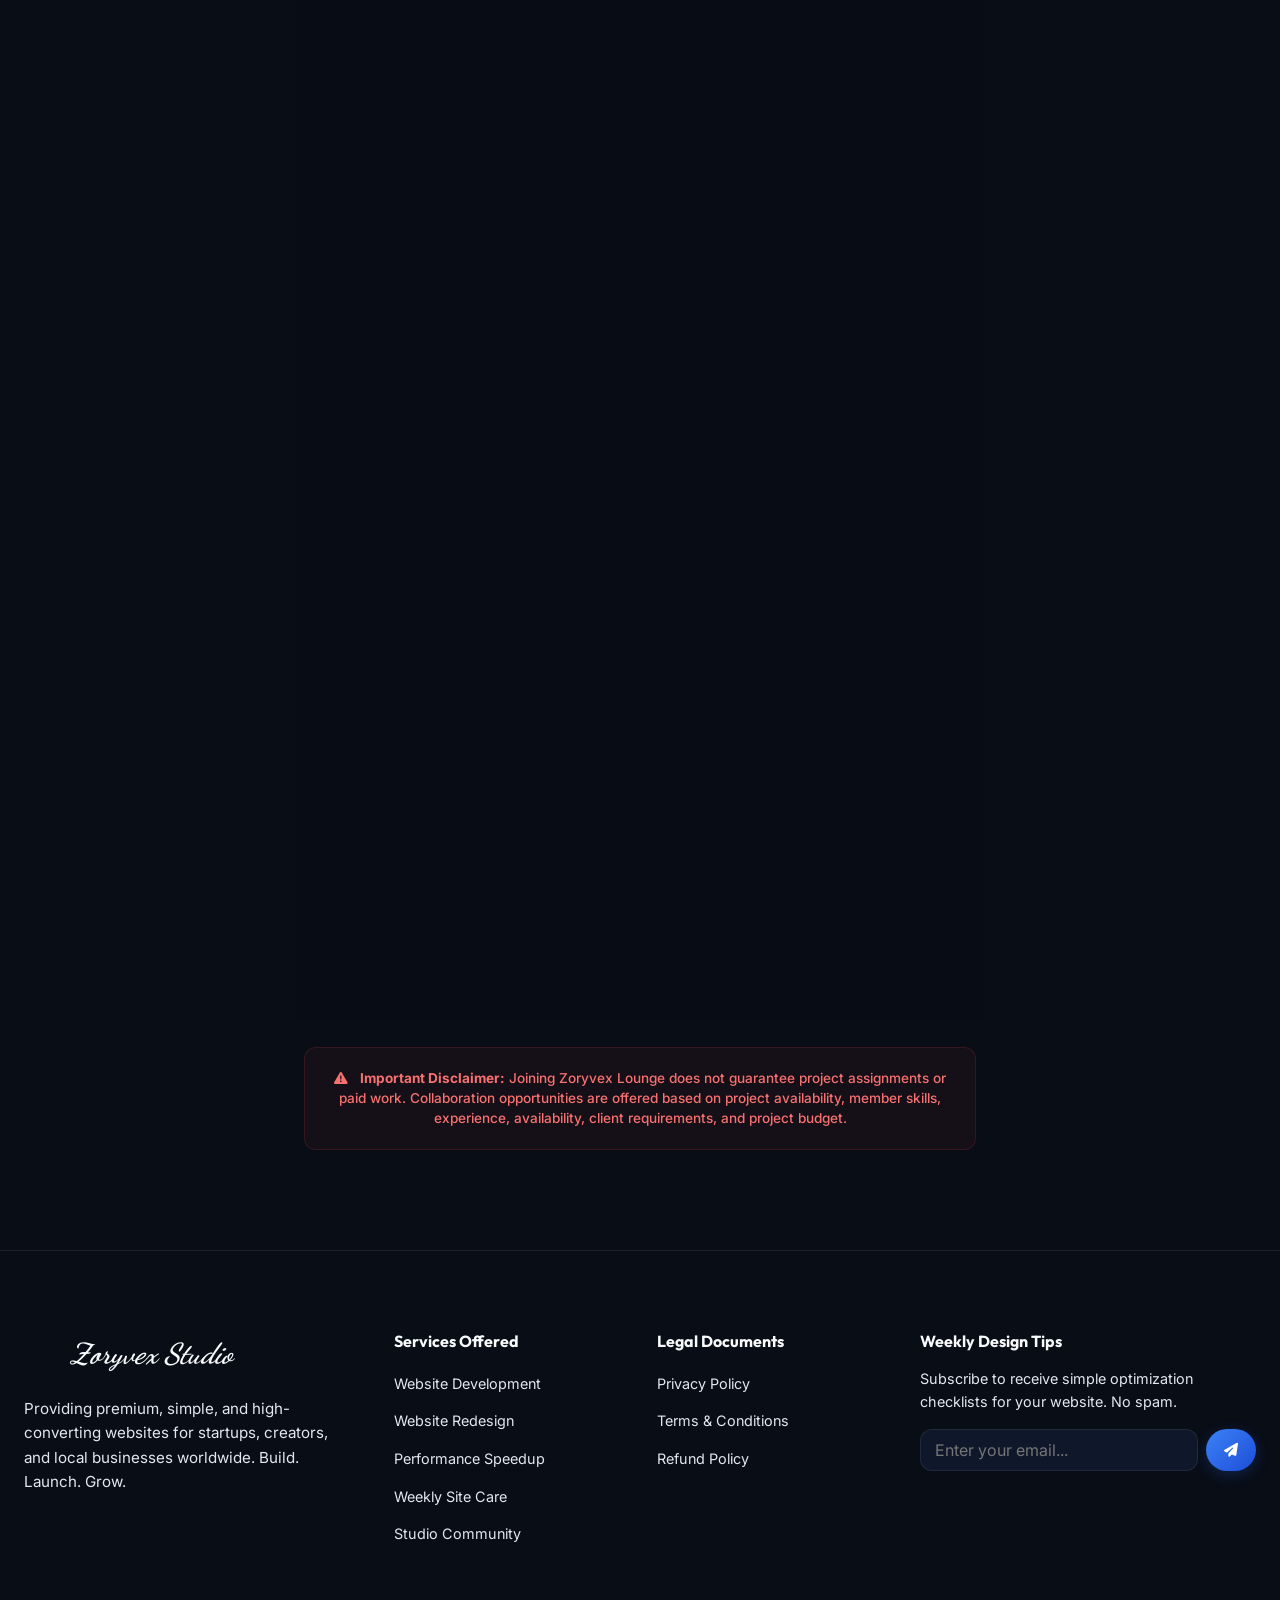
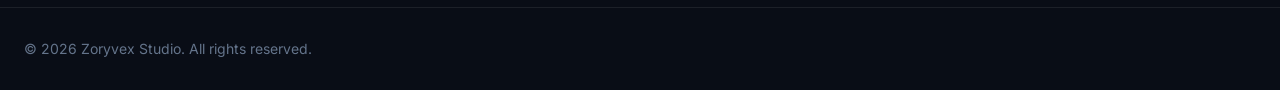
<file: community.html>
<!DOCTYPE html>
<html lang="en">
<head>
  <meta charset="UTF-8">
  <meta name="viewport" content="width=device-width, initial-scale=1.0">
  <title>Zoryvex Lounge Community | Build. Collaborate. Grow.</title>
  
  <!-- SEO Metadata -->
  <meta name="description" content="Join Zoryvex Lounge—a premium community of developers, designers, writers, and digital creators. Collaborate on real-world projects, expand your portfolio, and access client opportunities.">
  <meta name="keywords" content="developer community, designer community, freelance projects, web development work, Zoryvex community, remote freelance work, UI/UX collaborative studio">
  <meta name="author" content="Zoryvex Studio">
  
  <!-- Open Graph -->
  <meta property="og:type" content="website">
  <meta property="og:title" content="Zoryvex Lounge Community | Build. Collaborate. Grow.">
  <meta property="og:description" content="Work on real-world client projects. Join the Zoryvex Lounge WhatsApp community and collaborate with global creators.">
  <meta property="og:image" content="images/hero-dashboard.png">

  <!-- Icons & Fonts -->
  <link rel="stylesheet" href="https://cdnjs.cloudflare.com/ajax/libs/font-awesome/6.4.0/css/all.min.css">
  <link rel="stylesheet" href="css/style.css">
</head>
<body class="dark-theme">

  <!-- ==========================================
       PAGE LOADER
       ========================================== -->
  <div id="page-loader">
    <div class="loader-spinner"></div>
  </div>

  <!-- ==========================================
       HEADER & NAVIGATION
       ========================================== -->
  <header>
    <div class="container nav-container">
      <a href="index.html" class="logo">
        <img src="images/logo.png" alt="Zoryvex Studio Logo" class="logo-icon-img">
        Zoryvex Studio
      </a>
      
      <nav>
        <ul class="nav-links">
          <li><a href="index.html">Home</a></li>
          <li><a href="services.html">Services</a></li>
          <li><a href="portfolio.html">Portfolio</a></li>
          <li><a href="pricing.html">Pricing</a></li>
          <li><a href="about.html">About</a></li>
          <li><a href="process.html">Process</a></li>
          <li><a href="faq.html">FAQ</a></li>
          <li><a href="blog.html">Blog</a></li>
          <li><a href="contact.html">Contact</a></li>
          <li class="mobile-only-cta"><a href="contact.html" class="btn btn-primary">Get Free Quote</a></li>
        </ul>
      </nav>

      <div class="header-right">
        <!-- Light/Dark Toggle -->
        <button id="theme-toggle" class="theme-toggle-btn" aria-label="Toggle Theme">
          <i class="fas fa-sun sun-icon"></i>
          <i class="fas fa-moon moon-icon"></i>
        </button>

        <!-- CTA Header Button -->
        <a href="contact.html" class="btn btn-primary btn-sm">Get Free Quote</a>
      </div>

      <!-- Mobile Menu Toggle Button -->
      <button id="mobile-menu-toggle" class="mobile-toggle" aria-label="Toggle Navigation Menu">
        <span class="mobile-toggle-line"></span>
        <span class="mobile-toggle-line"></span>
        <span class="mobile-toggle-line"></span>
      </button>
    </div>
  </header>

  <main style="padding-top: 100px;">
    
    <!-- ==========================================
         HERO SECTION
         ========================================== -->
    <section class="section" style="padding: 60px 0 40px 0;">
      <div class="container" style="text-align: center; max-width: 840px;">
        <span class="badge" style="margin-bottom: 16px; display: inline-block;">Zoryvex Lounge</span>
        <h1 style="font-size: clamp(2rem, 6vw, 3.2rem); line-height: 1.25; margin-bottom: 20px; color: var(--text-primary); font-weight: 800;">
          Build. Collaborate. Grow with Zoryvex Lounge
        </h1>
        <p style="font-size: 1.15rem; color: var(--text-secondary); line-height: 1.6; margin-bottom: 32px;">
          Join a community of developers, designers, writers, and digital creators. Collaborate on real-world projects, expand your portfolio, learn from other professionals, and become eligible for client opportunities through Zoryvex Studio.
        </p>
        <div style="display: flex; gap: 16px; justify-content: center; flex-wrap: wrap;">
          <a href="#community-form-section" class="btn btn-primary">Apply to Join <i class="fas fa-clipboard-list" style="margin-left: 8px;"></i></a>
          <a href="https://chat.whatsapp.com/J3c0ZoryvexCommunity" target="_blank" rel="noopener" class="btn btn-accent" style="background: #25d366; border-color: #25d366; color: #fff; display: inline-flex; align-items: center; gap: 8px;">
            <i class="fab fa-whatsapp" style="font-size: 1.3rem;"></i> Join WhatsApp Community
          </a>
        </div>
      </div>
    </section>

    <!-- ==========================================
         BENEFITS SECTION
         ========================================== -->
    <section class="section" style="background: rgba(255,255,255,0.01); border-top: 1px solid var(--border-color); border-bottom: 1px solid var(--border-color);">
      <div class="container">
        <div class="section-header" style="text-align: center; margin-bottom: 48px;">
          <span class="badge">Community Perks</span>
          <h2>Designed for Professional Growth</h2>
          <p>Explore the key advantages of becoming an active member of Zoryvex Lounge.</p>
        </div>

        <div style="display: grid; grid-template-columns: repeat(auto-fit, minmax(320px, 1fr)); gap: 30px;">
          
          <!-- Benefit 1 -->
          <div class="glass-card" style="padding: 32px; border-radius: var(--radius-md); transition: transform var(--transition-normal), box-shadow var(--transition-normal); border: 1px solid var(--border-color);">
            <div style="font-size: 2rem; margin-bottom: 16px; color: var(--primary); display: inline-block;"><i class="fas fa-briefcase"></i></div>
            <h3 style="margin-bottom: 12px; color: var(--text-primary); font-size: 1.25rem;">Real Project Opportunities</h3>
            <p style="color: var(--text-secondary); line-height: 1.6; font-size: 0.95rem;">
              Qualified members may be invited to collaborate on client projects based on project requirements, skills, availability, and client budget.
            </p>
          </div>

          <!-- Benefit 2 -->
          <div class="glass-card" style="padding: 32px; border-radius: var(--radius-md); transition: transform var(--transition-normal), box-shadow var(--transition-normal); border: 1px solid var(--border-color);">
            <div style="font-size: 2rem; margin-bottom: 16px; color: var(--accent); display: inline-block;"><i class="fas fa-users-cog"></i></div>
            <h3 style="margin-bottom: 12px; color: var(--text-primary); font-size: 1.25rem;">Professional Collaboration</h3>
            <p style="color: var(--text-secondary); line-height: 1.6; font-size: 0.95rem;">
              Work alongside frontend developers, backend developers, UI/UX designers, marketers, writers, and other professionals.
            </p>
          </div>

          <!-- Benefit 3 -->
          <div class="glass-card" style="padding: 32px; border-radius: var(--radius-md); transition: transform var(--transition-normal), box-shadow var(--transition-normal); border: 1px solid var(--border-color);">
            <div style="font-size: 2rem; margin-bottom: 16px; color: #3b82f6; display: inline-block;"><i class="fas fa-rocket"></i></div>
            <h3 style="margin-bottom: 12px; color: var(--text-primary); font-size: 1.25rem;">Portfolio Growth</h3>
            <p style="color: var(--text-secondary); line-height: 1.6; font-size: 0.95rem;">
              Build real-world experience by contributing to projects that strengthen your portfolio.
            </p>
          </div>

          <!-- Benefit 4 -->
          <div class="glass-card" style="padding: 32px; border-radius: var(--radius-md); transition: transform var(--transition-normal), box-shadow var(--transition-normal); border: 1px solid var(--border-color);">
            <div style="font-size: 2rem; margin-bottom: 16px; color: #10b981; display: inline-block;"><i class="fas fa-hand-holding-usd"></i></div>
            <h3 style="margin-bottom: 12px; color: var(--text-primary); font-size: 1.25rem;">Transparent Payments</h3>
            <p style="color: var(--text-secondary); line-height: 1.6; font-size: 0.95rem;">
              Payment terms and milestones are discussed and agreed upon before project work begins.
            </p>
          </div>

          <!-- Benefit 5 -->
          <div class="glass-card" style="padding: 32px; border-radius: var(--radius-md); transition: transform var(--transition-normal), box-shadow var(--transition-normal); border: 1px solid var(--border-color);">
            <div style="font-size: 2rem; margin-bottom: 16px; color: #25d366; display: inline-block;"><i class="fab fa-whatsapp"></i></div>
            <h3 style="margin-bottom: 12px; color: var(--text-primary); font-size: 1.25rem;">Networking Community</h3>
            <p style="color: var(--text-secondary); line-height: 1.6; font-size: 0.95rem;">
              Connect with developers, designers, creators, and freelancers through the Zoryvex Lounge WhatsApp Community.
            </p>
          </div>

          <!-- Benefit 6 -->
          <div class="glass-card" style="padding: 32px; border-radius: var(--radius-md); transition: transform var(--transition-normal), box-shadow var(--transition-normal); border: 1px solid var(--border-color);">
            <div style="font-size: 2rem; margin-bottom: 16px; color: #eab308; display: inline-block;"><i class="fas fa-graduation-cap"></i></div>
            <h3 style="margin-bottom: 12px; color: var(--text-primary); font-size: 1.25rem;">Skill Development</h3>
            <p style="color: var(--text-secondary); line-height: 1.6; font-size: 0.95rem;">
              Share knowledge, receive feedback, and continue improving through collaboration.
            </p>
          </div>

        </div>
      </div>
    </section>

    <!-- ==========================================
         HOW IT WORKS SECTION
         ========================================== -->
    <section class="section">
      <div class="container" style="max-width: 960px;">
        <div class="section-header" style="text-align: center; margin-bottom: 48px;">
          <span class="badge">Process</span>
          <h2>The Journey In Zoryvex Lounge</h2>
          <p>Follow these four simple steps to fully integrate into our network.</p>
        </div>

        <div style="display: grid; grid-template-columns: repeat(auto-fit, minmax(220px, 1fr)); gap: 24px;">
          
          <!-- Step 1 -->
          <div class="glass-card" style="padding: 28px; border-radius: var(--radius-md); position: relative; border: 1px solid var(--border-color);">
            <div style="background: var(--primary); color: #fff; width: 36px; height: 36px; border-radius: 50%; display: flex; align-items: center; justify-content: center; font-weight: 700; margin-bottom: 16px;">1</div>
            <h3 style="font-size: 1.1rem; color: var(--text-primary); margin-bottom: 8px;">Submit Application</h3>
            <p style="color: var(--text-secondary); font-size: 0.88rem; line-height: 1.5;">
              Complete the registration form with your skills, experience, portfolio, and availability.
            </p>
          </div>

          <!-- Step 2 -->
          <div class="glass-card" style="padding: 28px; border-radius: var(--radius-md); position: relative; border: 1px solid var(--border-color);">
            <div style="background: var(--accent); color: #fff; width: 36px; height: 36px; border-radius: 50%; display: flex; align-items: center; justify-content: center; font-weight: 700; margin-bottom: 16px;">2</div>
            <h3 style="font-size: 1.1rem; color: var(--text-primary); margin-bottom: 8px;">Profile Review</h3>
            <p style="color: var(--text-secondary); font-size: 0.88rem; line-height: 1.5;">
              Our team reviews your profile and verifies whether it matches our community standards.
            </p>
          </div>

          <!-- Step 3 -->
          <div class="glass-card" style="padding: 28px; border-radius: var(--radius-md); position: relative; border: 1px solid var(--border-color);">
            <div style="background: #25d366; color: #fff; width: 36px; height: 36px; border-radius: 50%; display: flex; align-items: center; justify-content: center; font-weight: 700; margin-bottom: 16px;">3</div>
            <h3 style="font-size: 1.1rem; color: var(--text-primary); margin-bottom: 8px;">Join the Community</h3>
            <p style="color: var(--text-secondary); font-size: 0.88rem; line-height: 1.5;">
              Approved members receive access to the WhatsApp Community where discussions and networking take place.
            </p>
          </div>

          <!-- Step 4 -->
          <div class="glass-card" style="padding: 28px; border-radius: var(--radius-md); position: relative; border: 1px solid var(--border-color);">
            <div style="background: #eab308; color: #fff; width: 36px; height: 36px; border-radius: 50%; display: flex; align-items: center; justify-content: center; font-weight: 700; margin-bottom: 16px;">4</div>
            <h3 style="font-size: 1.1rem; color: var(--text-primary); margin-bottom: 8px;">Project Matching</h3>
            <p style="color: var(--text-secondary); font-size: 0.88rem; line-height: 1.5;">
              When suitable client projects become available, qualified members may be invited based on expertise.
            </p>
          </div>

        </div>
      </div>
    </section>

    <!-- ==========================================
         BENEFITS & GUIDELINES COLUMNS
         ========================================== -->
    <section class="section" style="background: rgba(255,255,255,0.01); border-top: 1px solid var(--border-color); border-bottom: 1px solid var(--border-color);">
      <div class="container">
        <div style="display: grid; grid-template-columns: repeat(auto-fit, minmax(320px, 1fr)); gap: 40px;">
          
          <!-- Guidelines Section -->
          <div>
            <h2 style="font-size: 1.8rem; margin-bottom: 24px; color: var(--text-primary); display: flex; align-items: center; gap: 12px;">
              <i class="fas fa-handshake" style="color: var(--primary);"></i> Community Guidelines
            </h2>
            <ul style="list-style: none; display: flex; flex-direction: column; gap: 16px; padding: 0;">
              <li style="display: flex; gap: 12px; align-items: flex-start; color: var(--text-secondary); line-height: 1.5;">
                <i class="fas fa-check-circle" style="color: var(--primary); margin-top: 4px;"></i>
                <span>Be respectful to every member.</span>
              </li>
              <li style="display: flex; gap: 12px; align-items: flex-start; color: var(--text-secondary); line-height: 1.5;">
                <i class="fas fa-check-circle" style="color: var(--primary); margin-top: 4px;"></i>
                <span>No spam or unauthorized promotions.</span>
              </li>
              <li style="display: flex; gap: 12px; align-items: flex-start; color: var(--text-secondary); line-height: 1.5;">
                <i class="fas fa-check-circle" style="color: var(--primary); margin-top: 4px;"></i>
                <span>Keep client information confidential.</span>
              </li>
              <li style="display: flex; gap: 12px; align-items: flex-start; color: var(--text-secondary); line-height: 1.5;">
                <i class="fas fa-check-circle" style="color: var(--primary); margin-top: 4px;"></i>
                <span>Maintain professional communication.</span>
              </li>
              <li style="display: flex; gap: 12px; align-items: flex-start; color: var(--text-secondary); line-height: 1.5;">
                <i class="fas fa-check-circle" style="color: var(--primary); margin-top: 4px;"></i>
                <span>Meet deadlines when selected for projects.</span>
              </li>
              <li style="display: flex; gap: 12px; align-items: flex-start; color: var(--text-secondary); line-height: 1.5;">
                <i class="fas fa-check-circle" style="color: var(--primary); margin-top: 4px;"></i>
                <span>Members violating community rules may be removed.</span>
              </li>
            </ul>
          </div>

          <!-- Member Benefits Section -->
          <div>
            <h2 style="font-size: 1.8rem; margin-bottom: 24px; color: var(--text-primary); display: flex; align-items: center; gap: 12px;">
              <i class="fas fa-trophy" style="color: var(--accent);"></i> Member Benefits
            </h2>
            <ul style="list-style: none; display: flex; flex-direction: column; gap: 16px; padding: 0;">
              <li style="display: flex; gap: 12px; align-items: flex-start; color: var(--text-secondary); line-height: 1.5;">
                <i class="fas fa-star" style="color: var(--accent); margin-top: 4px;"></i>
                <span>Real-world collaboration</span>
              </li>
              <li style="display: flex; gap: 12px; align-items: flex-start; color: var(--text-secondary); line-height: 1.5;">
                <i class="fas fa-star" style="color: var(--accent); margin-top: 4px;"></i>
                <span>Portfolio-building opportunities</span>
              </li>
              <li style="display: flex; gap: 12px; align-items: flex-start; color: var(--text-secondary); line-height: 1.5;">
                <i class="fas fa-star" style="color: var(--accent); margin-top: 4px;"></i>
                <span>Networking with industry professionals</span>
              </li>
              <li style="display: flex; gap: 12px; align-items: flex-start; color: var(--text-secondary); line-height: 1.5;">
                <i class="fas fa-star" style="color: var(--accent); margin-top: 4px;"></i>
                <span>Learning from experienced creators</span>
              </li>
              <li style="display: flex; gap: 12px; align-items: flex-start; color: var(--text-secondary); line-height: 1.5;">
                <i class="fas fa-star" style="color: var(--accent); margin-top: 4px;"></i>
                <span>Priority consideration for future opportunities</span>
              </li>
              <li style="display: flex; gap: 12px; align-items: flex-start; color: var(--text-secondary); line-height: 1.5;">
                <i class="fas fa-star" style="color: var(--accent); margin-top: 4px;"></i>
                <span>Recognition for outstanding contributions</span>
              </li>
            </ul>
          </div>

        </div>
      </div>
    </section>

    <!-- ==========================================
         APPLICATION FORM SECTION
         ========================================== -->
    <section id="community-form-section" class="section">
      <div class="container" style="max-width: 720px;">
        <div class="section-header" style="text-align: center; margin-bottom: 36px;">
          <span class="badge">Apply Now</span>
          <h2>Register for Zoryvex Lounge</h2>
          <p>Provide your details to initiate community profile review.</p>
        </div>

        <div class="glass-card contact-form-wizard" style="border-radius: var(--radius-md);">
          <form id="community-join-form" novalidate>
            
            <div style="display: grid; grid-template-columns: 1fr 1fr; gap: 16px; flex-wrap: wrap;">
              <div class="wizard-form-group">
                <label for="comm-name">Full Name *</label>
                <input type="text" id="comm-name" name="name" placeholder="John Doe" required>
              </div>

              <div class="wizard-form-group">
                <label for="comm-email">Email Address *</label>
                <input type="email" id="comm-email" name="email" placeholder="john@example.com" required>
              </div>
            </div>

            <div style="display: grid; grid-template-columns: 1fr 1fr 1fr; gap: 16px; margin-top: 10px; flex-wrap: wrap;">
              <div class="wizard-form-group">
                <label for="comm-phone">WhatsApp Number *</label>
                <input type="tel" id="comm-phone" name="phone" placeholder="+91 9999999999" required>
              </div>

              <div class="wizard-form-group">
                <label for="comm-country">Country *</label>
                <input type="text" id="comm-country" name="country" placeholder="India" required>
              </div>

              <div class="wizard-form-group">
                <label for="comm-timezone">Time Zone *</label>
                <input type="text" id="comm-timezone" name="timezone" placeholder="GMT+5:30" required>
              </div>
            </div>

            <div class="wizard-form-group" style="margin-top: 16px;">
              <label style="font-weight: 700;">Primary Skills * (Select all that apply)</label>
              <details class="skills-dropdown" style="background: var(--bg-primary); border: 1px solid var(--border-color); border-radius: var(--radius-md); padding: 14px 18px; margin-top: 8px; cursor: pointer; position: relative;">
                <summary style="font-size: 0.9rem; font-weight: 600; color: var(--text-primary); display: flex; justify-content: space-between; align-items: center; user-select: none; list-style: none;">
                  <span>Click to select skills...</span>
                  <i class="fas fa-chevron-down" style="font-size: 0.85rem; transition: transform 0.2s; color: var(--text-secondary);"></i>
                </summary>
                <div class="skills-list-grid" style="display: grid; grid-template-columns: repeat(auto-fit, minmax(200px, 1fr)); gap: 14px; margin-top: 16px; border-top: 1px solid var(--border-color); padding-top: 16px; cursor: default;" onclick="event.stopPropagation();">
                  <label style="font-weight: normal; font-size: 0.88rem; display: flex; align-items: center; gap: 10px; cursor: pointer; color: var(--text-secondary);">
                    <input type="checkbox" name="skills" value="Frontend Development"> Frontend Development
                  </label>
                  <label style="font-weight: normal; font-size: 0.88rem; display: flex; align-items: center; gap: 10px; cursor: pointer; color: var(--text-secondary);">
                    <input type="checkbox" name="skills" value="Backend Development"> Backend Development
                  </label>
                  <label style="font-weight: normal; font-size: 0.88rem; display: flex; align-items: center; gap: 10px; cursor: pointer; color: var(--text-secondary);">
                    <input type="checkbox" name="skills" value="Full Stack Development"> Full Stack Development
                  </label>
                  <label style="font-weight: normal; font-size: 0.88rem; display: flex; align-items: center; gap: 10px; cursor: pointer; color: var(--text-secondary);">
                    <input type="checkbox" name="skills" value="WordPress"> WordPress
                  </label>
                  <label style="font-weight: normal; font-size: 0.88rem; display: flex; align-items: center; gap: 10px; cursor: pointer; color: var(--text-secondary);">
                    <input type="checkbox" name="skills" value="React"> React
                  </label>
                  <label style="font-weight: normal; font-size: 0.88rem; display: flex; align-items: center; gap: 10px; cursor: pointer; color: var(--text-secondary);">
                    <input type="checkbox" name="skills" value="Next.js"> Next.js
                  </label>
                  <label style="font-weight: normal; font-size: 0.88rem; display: flex; align-items: center; gap: 10px; cursor: pointer; color: var(--text-secondary);">
                    <input type="checkbox" name="skills" value="UI/UX Design"> UI/UX Design
                  </label>
                  <label style="font-weight: normal; font-size: 0.88rem; display: flex; align-items: center; gap: 10px; cursor: pointer; color: var(--text-secondary);">
                    <input type="checkbox" name="skills" value="Graphic Design"> Graphic Design
                  </label>
                  <label style="font-weight: normal; font-size: 0.88rem; display: flex; align-items: center; gap: 10px; cursor: pointer; color: var(--text-secondary);">
                    <input type="checkbox" name="skills" value="Motion Design"> Motion Design
                  </label>
                  <label style="font-weight: normal; font-size: 0.88rem; display: flex; align-items: center; gap: 10px; cursor: pointer; color: var(--text-secondary);">
                    <input type="checkbox" name="skills" value="AI / Machine Learning"> AI / Machine Learning
                  </label>
                  <label style="font-weight: normal; font-size: 0.88rem; display: flex; align-items: center; gap: 10px; cursor: pointer; color: var(--text-secondary);">
                    <input type="checkbox" name="skills" value="Python"> Python
                  </label>
                  <label style="font-weight: normal; font-size: 0.88rem; display: flex; align-items: center; gap: 10px; cursor: pointer; color: var(--text-secondary);">
                    <input type="checkbox" name="skills" value="Java"> Java
                  </label>
                  <label style="font-weight: normal; font-size: 0.88rem; display: flex; align-items: center; gap: 10px; cursor: pointer; color: var(--text-secondary);">
                    <input type="checkbox" name="skills" value="Flutter"> Flutter
                  </label>
                  <label style="font-weight: normal; font-size: 0.88rem; display: flex; align-items: center; gap: 10px; cursor: pointer; color: var(--text-secondary);">
                    <input type="checkbox" name="skills" value="SEO"> SEO
                  </label>
                  <label style="font-weight: normal; font-size: 0.88rem; display: flex; align-items: center; gap: 10px; cursor: pointer; color: var(--text-secondary);">
                    <input type="checkbox" name="skills" value="Digital Marketing"> Digital Marketing
                  </label>
                  <label style="font-weight: normal; font-size: 0.88rem; display: flex; align-items: center; gap: 10px; cursor: pointer; color: var(--text-secondary);">
                    <input type="checkbox" name="skills" value="Content Writing"> Content Writing
                  </label>
                  <label style="font-weight: normal; font-size: 0.88rem; display: flex; align-items: center; gap: 10px; cursor: pointer; color: var(--text-secondary);">
                    <input type="checkbox" name="skills" value="QA Testing"> QA Testing
                  </label>
                </div>
              </details>
            </div>

            <div style="display: grid; grid-template-columns: 1fr 1fr; gap: 16px; margin-top: 16px; flex-wrap: wrap;">
              <div class="wizard-form-group">
                <label for="comm-experience">Experience Level *</label>
                <select id="comm-experience" name="experience" required>
                  <option value="" disabled selected>Select level...</option>
                  <option value="Beginner">Beginner (1-2 years)</option>
                  <option value="Intermediate">Intermediate (3-5 years)</option>
                  <option value="Expert">Expert (5+ years)</option>
                </select>
              </div>

              <div class="wizard-form-group">
                <label for="comm-availability">Availability *</label>
                <select id="comm-availability" name="availability" required>
                  <option value="" disabled selected>Select availability...</option>
                  <option value="Full-Time">Full-Time</option>
                  <option value="Part-Time">Part-Time</option>
                  <option value="Weekends Only">Weekends Only</option>
                  <option value="Freelance">Freelance</option>
                </select>
              </div>
            </div>

            <div class="wizard-form-group" style="margin-top: 10px;">
              <label for="comm-portfolio">Portfolio / GitHub / Resume *</label>
              <input type="url" id="comm-portfolio" name="portfolio" placeholder="https://github.com/yourusername" required>
            </div>

            <div style="display: grid; grid-template-columns: 1fr 1fr; gap: 16px; margin-top: 10px; flex-wrap: wrap;">
              <div class="wizard-form-group">
                <label for="comm-linkedin">LinkedIn Profile (Optional)</label>
                <input type="url" id="comm-linkedin" name="linkedin" placeholder="https://linkedin.com/in/username">
              </div>

              <div class="wizard-form-group">
                <label for="comm-rate">Expected Hourly Rate (Optional)</label>
                <input type="text" id="comm-rate" name="rate" placeholder="e.g. $25/hr">
              </div>
            </div>

            <div class="wizard-form-group" style="margin-top: 10px;">
              <label for="comm-about">Tell us about yourself</label>
              <textarea id="comm-about" name="about" rows="3" placeholder="Tell us briefly about your primary projects and what you do..."></textarea>
            </div>

            <div class="wizard-form-group" style="margin-top: 10px;">
              <label for="comm-why">Why do you want to join Zoryvex Lounge?</label>
              <textarea id="comm-why" name="why" rows="3" placeholder="Tell us why you would like to become part of Zoryvex Lounge..."></textarea>
            </div>

            <button type="submit" class="btn btn-primary" style="width: 100%; margin-top: 24px;">
              Submit Application
            </button>

          </form>
        </div>

        <!-- ==========================================
             IMPORTANT DISCLAIMER
             ========================================== -->
        <div style="background: rgba(239, 68, 68, 0.05); border: 1px solid rgba(239, 68, 68, 0.15); border-radius: var(--radius-md); padding: 20px; margin-top: 40px; text-align: center; max-width: 720px; margin-left: auto; margin-right: auto;">
          <p style="color: #f87171; font-size: 0.85rem; line-height: 1.5; margin: 0; font-weight: 500;">
            <i class="fas fa-exclamation-triangle" style="margin-right: 8px;"></i> <strong>Important Disclaimer:</strong> Joining Zoryvex Lounge does not guarantee project assignments or paid work. Collaboration opportunities are offered based on project availability, member skills, experience, availability, client requirements, and project budget.
          </p>
        </div>

      </div>
    </section>

  </main>

  <!-- ==========================================
       FOOTER
       ========================================== -->
  <footer>
    <div class="container footer-grid">
      <div class="footer-brand">
        <a href="index.html" class="logo">
          <img src="images/logo.png" alt="Zoryvex Studio Logo" class="logo-icon-img">
          Zoryvex Studio
        </a>
        <p>Providing premium, simple, and high-converting websites for startups, creators, and local businesses worldwide. Build. Launch. Grow.</p>
      </div>

      <div class="footer-links-col">
        <h4>Services Offered</h4>
        <ul>
          <li><a href="services.html">Website Development</a></li>
          <li><a href="services.html">Website Redesign</a></li>
          <li><a href="services.html">Performance Speedup</a></li>
          <li><a href="services.html">Weekly Site Care</a></li>
          <li><a href="community.html">Studio Community</a></li>
        </ul>
      </div>

      <div class="footer-links-col">
        <h4>Legal Documents</h4>
        <ul>
          <li><a href="privacy.html">Privacy Policy</a></li>
          <li><a href="terms.html">Terms & Conditions</a></li>
          <li><a href="refund.html">Refund Policy</a></li>
        </ul>
      </div>

      <div class="footer-newsletter">
        <h4>Weekly Design Tips</h4>
        <p>Subscribe to receive simple optimization checklists for your website. No spam.</p>
        <form class="newsletter-form" onsubmit="event.preventDefault(); alert('Subscribed successfully!'); this.reset();">
          <input type="email" placeholder="Enter your email..." required>
          <button type="submit" class="btn btn-primary btn-sm"><i class="fas fa-paper-plane"></i></button>
        </form>
      </div>
    </div>

    <div class="container footer-bottom">
      <p>&copy; 2026 Zoryvex Studio. All rights reserved.</p>
    </div>
  </footer>

  <!-- Core Javascript -->
  <script src="js/app.js?v=4"></script>
</body>
</html>
</file>
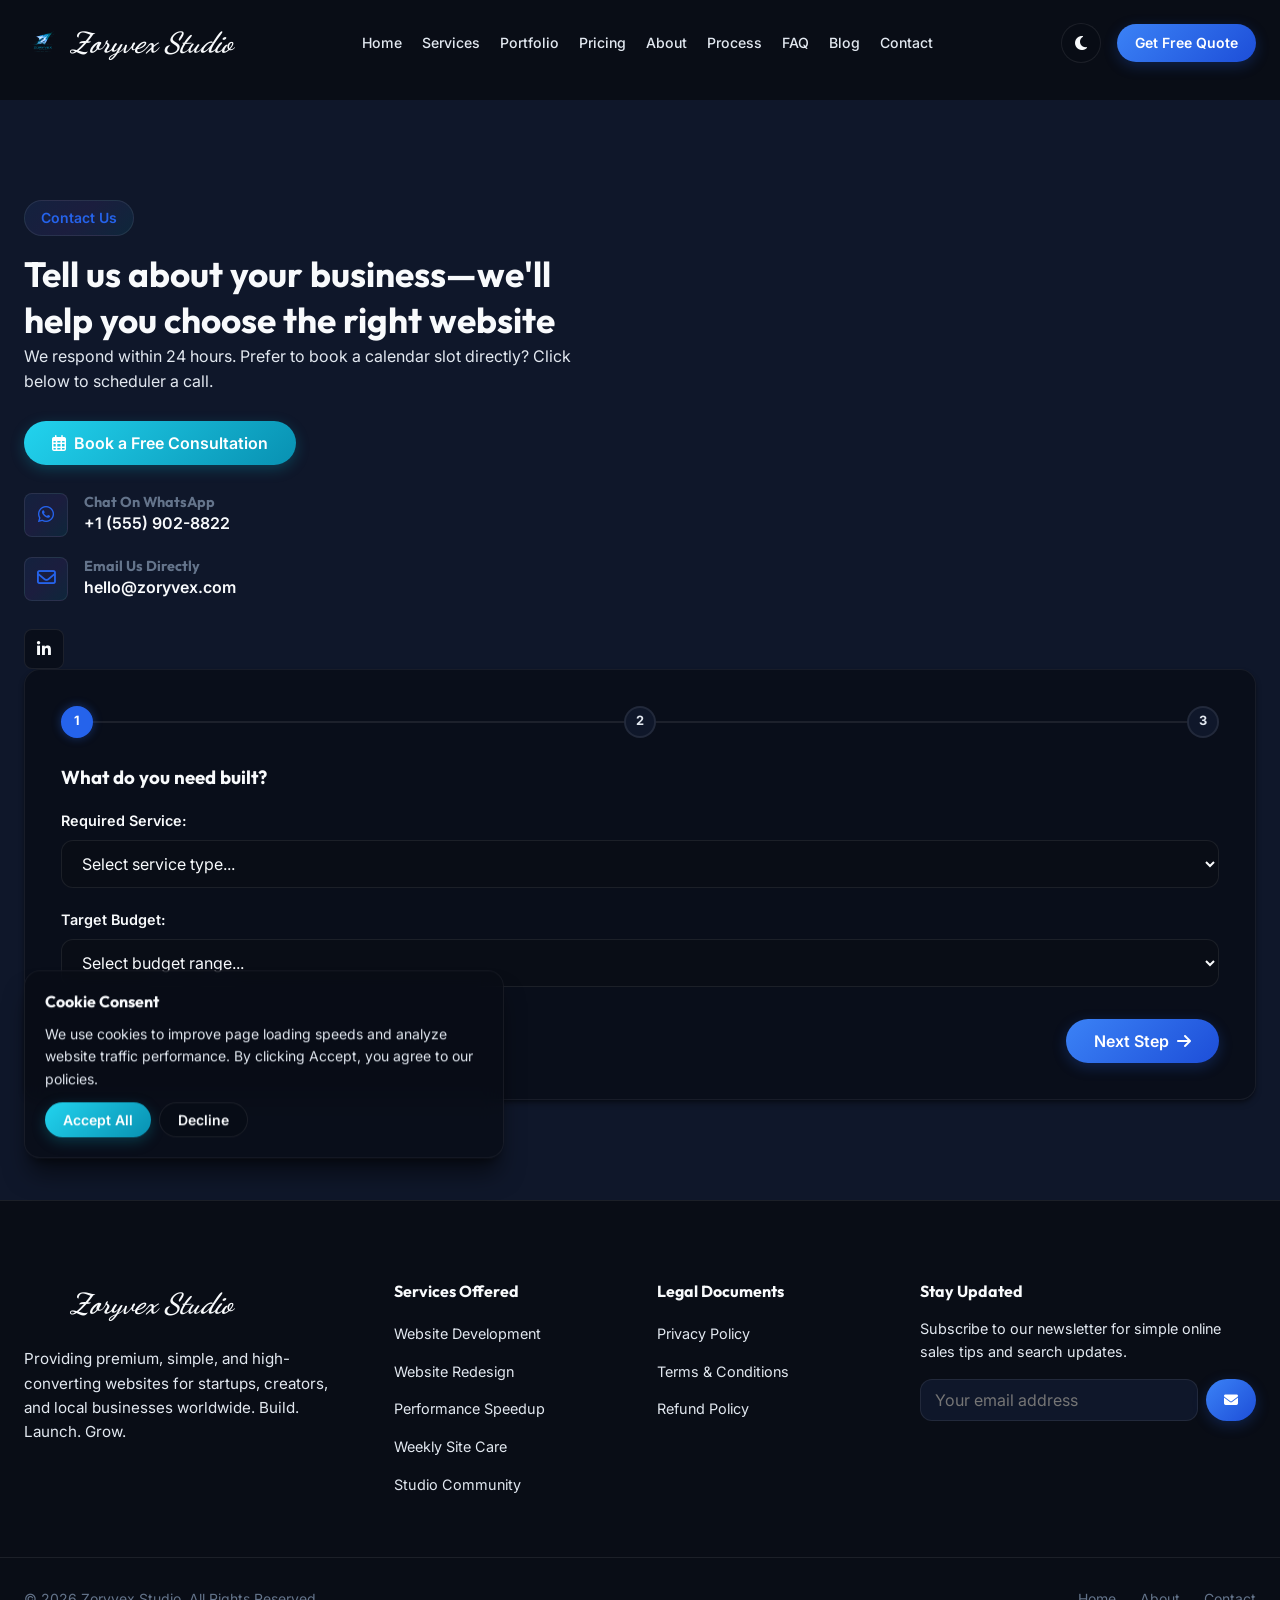
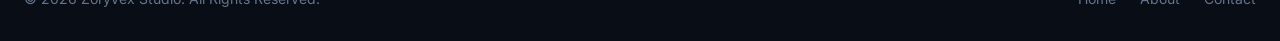
<file: contact.html>
<!DOCTYPE html>
<html lang="en">
<head>
  <meta charset="UTF-8">
  <meta name="viewport" content="width=device-width, initial-scale=1.0">
  <title>Zoryvex Studio | Beautiful, Fast & Professional Websites That Help Businesses Grow</title>
  
  <!-- SEO Metadata -->
  <meta name="description" content="From local shops to modern startups, Zoryvex Studio creates premium, fast, and easy-to-understand websites that build trust, attract customers, and grow your business online. Get your free quote today!">
  <meta name="keywords" content="digital agency, website builder, startup website, local business website, e-commerce storefront, personal branding, professional website design">
  <meta name="author" content="Zoryvex Studio">
  
  <!-- Open Graph / Facebook -->
  <meta property="og:type" content="website">
  <meta property="og:title" content="Zoryvex Studio | Professional Websites That Grow Your Business">
  <meta property="og:description" content="Simple, beautiful, and transparent web design for startups, creators, and local businesses. No complex tech talk—just results.">
  <meta property="og:image" content="images/hero-dashboard.png">
  
  <!-- Twitter -->
  <meta property="twitter:card" content="summary_large_image">
  <meta property="twitter:title" content="Zoryvex Studio | Professional Websites That Grow Your Business">
  <meta property="twitter:description" content="Simple, beautiful, and transparent web design for startups, creators, and local businesses. No complex tech talk—just results.">
  <meta property="twitter:image" content="images/hero-dashboard.png">

  <!-- Icons & Fonts -->
  <link rel="stylesheet" href="https://cdnjs.cloudflare.com/ajax/libs/font-awesome/6.4.0/css/all.min.css">
  <link rel="stylesheet" href="css/style.css">
</head>
<body class="dark-theme">

  <!-- ==========================================
       PAGE LOADER
       ========================================== -->
  <div id="page-loader">
    <div class="loader-spinner"></div>
  </div>

  <!-- ==========================================
       HEADER & NAVIGATION
       ========================================== -->
  <header>
    <div class="container nav-container">
      <a href="index.html" class="logo">
        <img src="images/logo.png" alt="Zoryvex Studio Logo" class="logo-icon-img">
        Zoryvex Studio
      </a>
      
      <nav>
        <ul class="nav-links">
          <li><a href="index.html">Home</a></li>
          <li><a href="services.html">Services</a></li>
          <li><a href="portfolio.html">Portfolio</a></li>
          <li><a href="pricing.html">Pricing</a></li>
          <li><a href="about.html">About</a></li>
          <li><a href="process.html">Process</a></li>
          <li><a href="faq.html">FAQ</a></li>
          <li><a href="blog.html">Blog</a></li>
          <li><a href="contact.html">Contact</a></li>
          <li class="mobile-only-cta"><a href="contact.html" class="btn btn-primary">Get Free Quote</a></li>
        </ul>
      </nav>

      <div class="header-right">
        

        <!-- Light/Dark Toggle -->
        <button id="theme-toggle" class="theme-toggle-btn" aria-label="Toggle Theme">
          <i class="fas fa-sun sun-icon"></i>
          <i class="fas fa-moon moon-icon"></i>
        </button>

        <!-- CTA Header Button -->
        <a href="contact.html" class="btn btn-primary btn-sm">Get Free Quote</a>
      </div>

      <!-- Mobile Menu Toggle Button -->
      <button id="mobile-menu-toggle" class="mobile-toggle" aria-label="Toggle Navigation Menu">
        <span class="mobile-toggle-line"></span>
        <span class="mobile-toggle-line"></span>
        <span class="mobile-toggle-line"></span>
      </button>
    </div>
  </header>

  <main style="padding-top: 100px;">
        <section id="contact" class="contact section">
      <div class="container">
        
        <div class="contact-grid">
          
          <!-- Contact Info -->
          <div class="contact-info">
            <div>
              <span class="badge">Contact Us</span>
              <h3>Tell us about your business—we'll help you choose the right website</h3>
              <p>We respond within 24 hours. Prefer to book a calendar slot directly? Click below to scheduler a call.</p>
              <br>
              <button class="btn btn-accent open-booking-trigger"><i class="far fa-calendar-alt"></i> Book a Free Consultation</button>
            </div>

            <div class="contact-details">
              <div class="contact-item-box">
                <div class="contact-item-icon"><i class="fab fa-whatsapp"></i></div>
                <div class="contact-item-txt">
                  <h4>Chat On WhatsApp</h4>
                  <p>+1 (555) 902-8822</p>
                </div>
              </div>

              <div class="contact-item-box">
                <div class="contact-item-icon"><i class="far fa-envelope"></i></div>
                <div class="contact-item-txt">
                  <h4>Email Us Directly</h4>
                  <p>hello@zoryvex.com</p>
                </div>
              </div>
            </div>

            <!-- Social Links -->
            <div class="social-links">
              <a href="https://www.linkedin.com/company/zoryvex-studio/" class="social-icon-btn" target="_blank" rel="noopener" aria-label="LinkedIn Profile"><i class="fab fa-linkedin-in"></i></a>
            </div>

            </div>
          </div>

          <!-- Interactive Quote Wizard Card -->
          <div class="glass-card contact-form-wizard">
            <form id="quote-wizard-form" novalidate>
              
              <!-- Progress Indicator -->
              <div class="wizard-steps-indicator">
                <div class="wizard-indicator-fill"></div>
                <div class="wizard-ind-node active" data-step="1">1</div>
                <div class="wizard-ind-node" data-step="2">2</div>
                <div class="wizard-ind-node" data-step="3">3</div>
              </div>

              <!-- Step 1: Goals -->
              <div class="wizard-step-pane active" data-step="1">
                <h3 style="margin-bottom: 20px;">What do you need built?</h3>
                
                <div class="wizard-form-group">
                  <label for="quote-service">Required Service:</label>
                  <select name="quote-service" id="quote-service" required>
                    <option value="" disabled selected>Select service type...</option>
                    <option value="development">Website Development</option>
                    <option value="design">Website UI Design</option>
                    <option value="care">Website Maintenance & Speed Care</option>
                    <option value="domain">Hosting & Custom Emails</option>
                  </select>
                </div>

                <div class="wizard-form-group">
                  <label for="quote-budget">Target Budget:</label>
                  <select name="quote-budget" id="quote-budget" required>
                    <option value="" disabled selected>Select budget range...</option>
                    <option value="under-500">Under $500 (Starter)</option>
                    <option value="500-1500">$500 - $1,500 (Business)</option>
                    <option value="1500-3000">$1,500 - $3,000 (Professional)</option>
                    <option value="custom">Enterprise Quote (Custom)</option>
                  </select>
                </div>

                <div class="wizard-actions">
                  <div></div>
                  <button type="button" class="btn btn-primary wizard-next" onclick="window.goNextStep(event)">Next Step <i class="fas fa-arrow-right"></i></button>
                </div>
              </div>

              <!-- Step 2: Business Details -->
              <div class="wizard-step-pane" data-step="2">
                <h3 style="margin-bottom: 20px;">Tell us about your brand</h3>

                <div class="wizard-form-group">
                  <label for="quote-business">Business Name:</label>
                  <input type="text" name="quote-business" id="quote-business" placeholder="e.g. Bloom Coffee Shop" required>
                </div>

                <div class="wizard-form-group">
                  <label for="quote-details">Project Goals & Details:</label>
                  <textarea name="quote-details" id="quote-details" rows="4" placeholder="Tell us about your customers and what you want the website to accomplish..." required></textarea>
                </div>

                <div class="wizard-actions">
                  <button type="button" class="btn btn-secondary wizard-prev" onclick="window.goPrevStep(event)"><i class="fas fa-arrow-left"></i> Back</button>
                  <button type="button" class="btn btn-primary wizard-next" onclick="window.goNextStep(event)">Next Step <i class="fas fa-arrow-right"></i></button>
                </div>
              </div>

              <!-- Step 3: Contact Details -->
              <div class="wizard-step-pane" data-step="3">
                <h3 style="margin-bottom: 20px;">Where should we send the quote?</h3>

                <div class="wizard-form-group">
                  <label for="quote-name">Your Full Name:</label>
                  <input type="text" name="quote-name" id="quote-name" placeholder="Emma Watson" required>
                </div>

                <div class="wizard-form-group">
                  <label for="quote-email">Email Address:</label>
                  <input type="email" name="quote-email" id="quote-email" placeholder="emma@example.com" required>
                </div>

                <div class="wizard-form-group">
                  <label for="quote-phone">Phone Number:</label>
                  <input type="tel" name="quote-phone" id="quote-phone" placeholder="+1 (555) 902-8822" required>
                </div>

                <div class="wizard-actions">
                  <button type="button" class="btn btn-secondary wizard-prev" onclick="window.goPrevStep(event)"><i class="fas fa-arrow-left"></i> Back</button>
                  <button type="submit" class="btn btn-accent">Request Free Quote <i class="fas fa-paper-plane"></i></button>
                </div>
              </div>

            </form>
          </div>

        </div>
      </div>
    </section>

        <div id="booking-modal" class="modal" aria-hidden="true" role="dialog">
      <div class="modal-content" style="max-width: 520px;">
        <div class="modal-header">
          <h3>Schedule Consultation</h3>
          <span id="close-booking-modal" class="close-modal">&times;</span>
        </div>
        <div class="modal-body">
          <div class="calendar-widget">
            <div class="calendar-header">
              <h4 id="cal-month-title">Month Year</h4>
            </div>
            
            <!-- Calendar Days Header -->
            <div class="calendar-grid">
              <div class="calendar-day-header">Su</div>
              <div class="calendar-day-header">Mo</div>
              <div class="calendar-day-header">Tu</div>
              <div class="calendar-day-header">We</div>
              <div class="calendar-day-header">Th</div>
              <div class="calendar-day-header">Fr</div>
              <div class="calendar-day-header">Sa</div>
            </div>

            <!-- Injected Calendar Days -->
            <div id="cal-days-grid" class="calendar-grid"></div>
            
            <!-- Injected Time slots -->
            <h4 style="margin-top: 16px;">Available Times (EST):</h4>
            <div id="time-slots-container" class="time-slots">
              <p style="font-size: 0.85rem; color: var(--text-tertiary);">Select a date above to display available slots.</p>
            </div>

            <button id="confirm-booking-btn" class="btn btn-accent" style="width: 100%; margin-top: 24px;">Confirm Call Slot</button>
          </div>
        </div>
      </div>
    </div>

  </main>
  
  <!-- ==========================================
       FOOTER
       ========================================== -->
  <footer>
    <div class="container footer-grid">
      <div class="footer-brand">
        <a href="index.html" class="logo">
          <img src="images/logo.png" alt="Zoryvex Studio Logo" class="logo-icon-img">
          Zoryvex Studio
        </a>
        <p>Providing premium, simple, and high-converting websites for startups, creators, and local businesses worldwide. Build. Launch. Grow.</p>
      </div>

      <div class="footer-links-col">
        <h4>Services Offered</h4>
        <ul>
          <li><a href="services.html">Website Development</a></li>
          <li><a href="services.html">Website Redesign</a></li>
          <li><a href="services.html">Performance Speedup</a></li>
          <li><a href="services.html">Weekly Site Care</a></li>
          <li><a href="community.html">Studio Community</a></li>
        </ul>
      </div>

      <div class="footer-links-col">
        <h4>Legal Documents</h4>
        <ul>
          <li><a href="privacy.html">Privacy Policy</a></li>
          <li><a href="terms.html">Terms & Conditions</a></li>
          <li><a href="refund.html">Refund Policy</a></li>
        </ul>
      </div>

      <div class="footer-newsletter">
        <h4>Stay Updated</h4>
        <p>Subscribe to our newsletter for simple online sales tips and search updates.</p>
        <form class="newsletter-form" onsubmit="event.preventDefault(); alert('Subscribed successfully!'); this.reset();">
          <input type="email" placeholder="Your email address" required aria-label="Newsletter email input">
          <button type="submit" class="btn btn-primary btn-sm"><i class="fas fa-envelope"></i></button>
        </form>
      </div>
    </div>

    <div class="container footer-bottom">
      <p>© 2026 Zoryvex Studio. All Rights Reserved.</p>
      <div class="footer-bottom-links">
        <a href="index.html">Home</a>
        <a href="about.html">About</a>
        <a href="contact.html">Contact</a>
      </div>
    </div>
  </footer>

  

  <!-- ==========================================
       FLOATING WHATSAPP BUTTON
       ========================================== -->
  <!-- ==========================================
       BACK TO TOP BUTTON
       ========================================== -->
  <button id="back-to-top" aria-label="Back To Top">
    <i class="fas fa-chevron-up"></i>
  </button>

  <!-- ==========================================
       LIVE CHAT WIDGET
       ========================================== -->
  <!-- ==========================================
       COOKIE CONSENT BANNER
       ========================================== -->
  <div id="cookie-banner" class="cookie-banner glass-card">
    <h4>Cookie Consent</h4>
    <p>We use cookies to improve page loading speeds and analyze website traffic performance. By clicking Accept, you agree to our policies.</p>
    <div class="cookie-buttons">
      <button id="accept-cookies" class="btn btn-accent btn-sm">Accept All</button>
      <button id="decline-cookies" class="btn btn-secondary btn-sm">Decline</button>
    </div>
  </div>

  <!-- Core JavaScript -->
  <script src="js/app.js?v=4"></script>
</body>
</html>
</file>
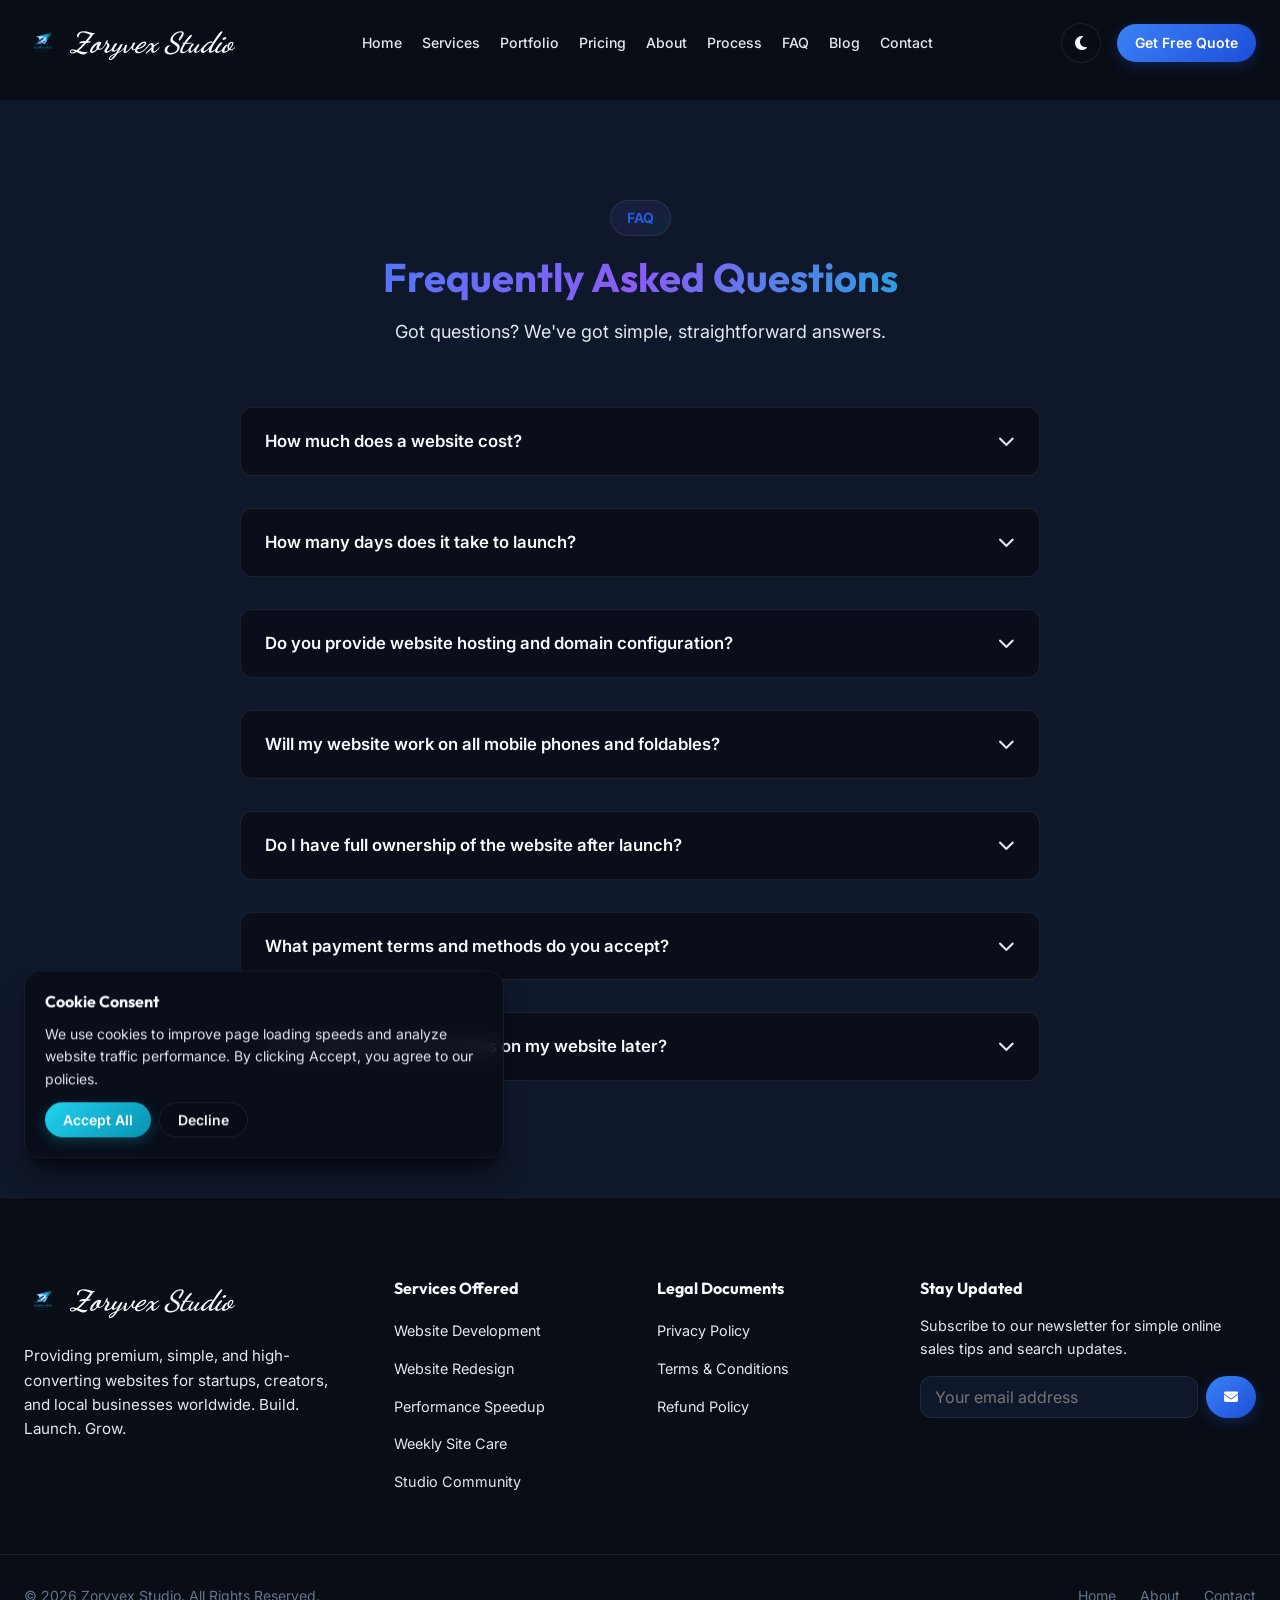
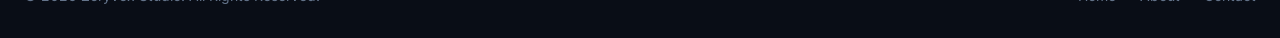
<file: faq.html>
<!DOCTYPE html>
<html lang="en">
<head>
  <meta charset="UTF-8">
  <meta name="viewport" content="width=device-width, initial-scale=1.0">
  <title>Zoryvex Studio | Beautiful, Fast & Professional Websites That Help Businesses Grow</title>
  
  <!-- SEO Metadata -->
  <meta name="description" content="From local shops to modern startups, Zoryvex Studio creates premium, fast, and easy-to-understand websites that build trust, attract customers, and grow your business online. Get your free quote today!">
  <meta name="keywords" content="digital agency, website builder, startup website, local business website, e-commerce storefront, personal branding, professional website design">
  <meta name="author" content="Zoryvex Studio">
  
  <!-- Open Graph / Facebook -->
  <meta property="og:type" content="website">
  <meta property="og:title" content="Zoryvex Studio | Professional Websites That Grow Your Business">
  <meta property="og:description" content="Simple, beautiful, and transparent web design for startups, creators, and local businesses. No complex tech talk—just results.">
  <meta property="og:image" content="images/hero-dashboard.png">
  
  <!-- Twitter -->
  <meta property="twitter:card" content="summary_large_image">
  <meta property="twitter:title" content="Zoryvex Studio | Professional Websites That Grow Your Business">
  <meta property="twitter:description" content="Simple, beautiful, and transparent web design for startups, creators, and local businesses. No complex tech talk—just results.">
  <meta property="twitter:image" content="images/hero-dashboard.png">

  <!-- Icons & Fonts -->
  <link rel="stylesheet" href="https://cdnjs.cloudflare.com/ajax/libs/font-awesome/6.4.0/css/all.min.css">
  <link rel="stylesheet" href="css/style.css">
</head>
<body class="dark-theme">

  <!-- ==========================================
       PAGE LOADER
       ========================================== -->
  <div id="page-loader">
    <div class="loader-spinner"></div>
  </div>

  <!-- ==========================================
       HEADER & NAVIGATION
       ========================================== -->
  <header>
    <div class="container nav-container">
      <a href="index.html" class="logo">
        <img src="images/logo.png" alt="Zoryvex Studio Logo" class="logo-icon-img">
        Zoryvex Studio
      </a>
      
      <nav>
        <ul class="nav-links">
          <li><a href="index.html">Home</a></li>
          <li><a href="services.html">Services</a></li>
          <li><a href="portfolio.html">Portfolio</a></li>
          <li><a href="pricing.html">Pricing</a></li>
          <li><a href="about.html">About</a></li>
          <li><a href="process.html">Process</a></li>
          <li><a href="faq.html">FAQ</a></li>
          <li><a href="blog.html">Blog</a></li>
          <li><a href="contact.html">Contact</a></li>
          <li class="mobile-only-cta"><a href="contact.html" class="btn btn-primary">Get Free Quote</a></li>
        </ul>
      </nav>

      <div class="header-right">
        

        <!-- Light/Dark Toggle -->
        <button id="theme-toggle" class="theme-toggle-btn" aria-label="Toggle Theme">
          <i class="fas fa-sun sun-icon"></i>
          <i class="fas fa-moon moon-icon"></i>
        </button>

        <!-- CTA Header Button -->
        <a href="contact.html" class="btn btn-primary btn-sm">Get Free Quote</a>
      </div>

      <!-- Mobile Menu Toggle Button -->
      <button id="mobile-menu-toggle" class="mobile-toggle" aria-label="Toggle Navigation Menu">
        <span class="mobile-toggle-line"></span>
        <span class="mobile-toggle-line"></span>
        <span class="mobile-toggle-line"></span>
      </button>
    </div>
  </header>

  <main style="padding-top: 100px;">
        <section id="faq" class="faq section">
      <div class="container">
        <div class="section-header">
          <span class="badge">FAQ</span>
          <h2>Frequently Asked Questions</h2>
          <p>Got questions? We've got simple, straightforward answers.</p>
        </div>

        <div class="faq-accordion">
          
          <details class="faq-item">
            <summary class="faq-question">
              <span>How much does a website cost?</span>
              <span class="faq-icon-arrow"><i class="fas fa-chevron-down"></i></span>
            </summary>
            <div class="faq-answer">
              <div class="faq-answer-content">
                Our starter websites for local storefronts begin at ₹4,999, business websites at ₹9,999, professional dynamic portals at ₹19,999, and custom e-commerce stores at ₹29,999. You can use our interactive <a href="pricing.html#estimator" style="color: var(--primary); text-decoration: underline;">Pricing Calculator</a> to estimate your exact package.
              </div>
            </div>
          </details>

          <details class="faq-item">
            <summary class="faq-question">
              <span>How many days does it take to launch?</span>
              <span class="faq-icon-arrow"><i class="fas fa-chevron-down"></i></span>
            </summary>
            <div class="faq-answer">
              <div class="faq-answer-content">
                Generally, a standard business website takes between 5 to 7 business days. If you're on a tight schedule, we offer a Rush Delivery option to get your project online in 3 to 5 days.
              </div>
            </div>
          </details>

          <details class="faq-item">
            <summary class="faq-question">
              <span>Do you provide website hosting and domain configuration?</span>
              <span class="faq-icon-arrow"><i class="fas fa-chevron-down"></i></span>
            </summary>
            <div class="faq-answer">
              <div class="faq-answer-content">
                Yes! We handle full cloud server configuration, domain linking, professional business email setup (you@yourcompany.com), and install an SSL security shield so your website is safe, fast, and trusted by Google.
              </div>
            </div>
          </details>

          <details class="faq-item">
            <summary class="faq-question">
              <span>Will my website work on all mobile phones and foldables?</span>
              <span class="faq-icon-arrow"><i class="fas fa-chevron-down"></i></span>
            </summary>
            <div class="faq-answer">
              <div class="faq-answer-content">
                Absolutely. Every single project is built with 100% mobile-first responsive architecture. It automatically adapts to look pixel-perfect on iPhones, Android devices, Samsung Galaxy Folds, tablets, laptops, and 4K ultra-wide monitors.
              </div>
            </div>
          </details>

          <details class="faq-item">
            <summary class="faq-question">
              <span>Do I have full ownership of the website after launch?</span>
              <span class="faq-icon-arrow"><i class="fas fa-chevron-down"></i></span>
            </summary>
            <div class="faq-answer">
              <div class="faq-answer-content">
                Yes! You are the 100% full owner of your website files, source code, designs, and text content immediately upon project completion and final clearance. There are no lock-in contracts.
              </div>
            </div>
          </details>

          <details class="faq-item">
            <summary class="faq-question">
              <span>What payment terms and methods do you accept?</span>
              <span class="faq-icon-arrow"><i class="fas fa-chevron-down"></i></span>
            </summary>
            <div class="faq-answer">
              <div class="faq-answer-content">
                We work on a transparent milestone basis: 50% upfront deposit to commence design & development, and 50% upon final launch approval. We accept UPI, GPay, PhonePe, Paytm, Net Banking, Razorpay, and Credit/Debit cards.
              </div>
            </div>
          </details>

          <details class="faq-item">
            <summary class="faq-question">
              <span>Can I update text and images on my website later?</span>
              <span class="faq-icon-arrow"><i class="fas fa-chevron-down"></i></span>
            </summary>
            <div class="faq-answer">
              <div class="faq-answer-content">
                Yes, we build sites with an easy-to-use editor so you can update text, swap photos, or add blog articles yourself. We also offer monthly care plans if you prefer us to handle all updates for you.
              </div>
            </div>
          </details>

        </div>
      </div>
    </section>

    <!-- ==========================================
         BLOG SECTION
         ========================================== -->
        <div id="booking-modal" class="modal" aria-hidden="true" role="dialog">
      <div class="modal-content" style="max-width: 520px;">
        <div class="modal-header">
          <h3>Schedule Consultation</h3>
          <span id="close-booking-modal" class="close-modal">&times;</span>
        </div>
        <div class="modal-body">
          <div class="calendar-widget">
            <div class="calendar-header">
              <h4 id="cal-month-title">Month Year</h4>
            </div>
            
            <!-- Calendar Days Header -->
            <div class="calendar-grid">
              <div class="calendar-day-header">Su</div>
              <div class="calendar-day-header">Mo</div>
              <div class="calendar-day-header">Tu</div>
              <div class="calendar-day-header">We</div>
              <div class="calendar-day-header">Th</div>
              <div class="calendar-day-header">Fr</div>
              <div class="calendar-day-header">Sa</div>
            </div>

            <!-- Injected Calendar Days -->
            <div id="cal-days-grid" class="calendar-grid"></div>
            
            <!-- Injected Time slots -->
            <h4 style="margin-top: 16px;">Available Times (EST):</h4>
            <div id="time-slots-container" class="time-slots">
              <p style="font-size: 0.85rem; color: var(--text-tertiary);">Select a date above to display available slots.</p>
            </div>

            <button id="confirm-booking-btn" class="btn btn-accent" style="width: 100%; margin-top: 24px;">Confirm Call Slot</button>
          </div>
        </div>
      </div>
    </div>

  </main>
  
  <!-- ==========================================
       FOOTER
       ========================================== -->
  <footer>
    <div class="container footer-grid">
      <div class="footer-brand">
        <a href="index.html" class="logo">
          <img src="images/logo.png" alt="Zoryvex Studio Logo" class="logo-icon-img">
          Zoryvex Studio
        </a>
        <p>Providing premium, simple, and high-converting websites for startups, creators, and local businesses worldwide. Build. Launch. Grow.</p>
      </div>

      <div class="footer-links-col">
        <h4>Services Offered</h4>
        <ul>
          <li><a href="services.html">Website Development</a></li>
          <li><a href="services.html">Website Redesign</a></li>
          <li><a href="services.html">Performance Speedup</a></li>
          <li><a href="services.html">Weekly Site Care</a></li>
          <li><a href="community.html">Studio Community</a></li>
        </ul>
      </div>

      <div class="footer-links-col">
        <h4>Legal Documents</h4>
        <ul>
          <li><a href="privacy.html">Privacy Policy</a></li>
          <li><a href="terms.html">Terms & Conditions</a></li>
          <li><a href="refund.html">Refund Policy</a></li>
        </ul>
      </div>

      <div class="footer-newsletter">
        <h4>Stay Updated</h4>
        <p>Subscribe to our newsletter for simple online sales tips and search updates.</p>
        <form class="newsletter-form" onsubmit="event.preventDefault(); alert('Subscribed successfully!'); this.reset();">
          <input type="email" placeholder="Your email address" required aria-label="Newsletter email input">
          <button type="submit" class="btn btn-primary btn-sm"><i class="fas fa-envelope"></i></button>
        </form>
      </div>
    </div>

    <div class="container footer-bottom">
      <p>© 2026 Zoryvex Studio. All Rights Reserved.</p>
      <div class="footer-bottom-links">
        <a href="index.html">Home</a>
        <a href="about.html">About</a>
        <a href="contact.html">Contact</a>
      </div>
    </div>
  </footer>

  

  <!-- ==========================================
       FLOATING WHATSAPP BUTTON
       ========================================== -->
  <!-- ==========================================
       BACK TO TOP BUTTON
       ========================================== -->
  <button id="back-to-top" aria-label="Back To Top">
    <i class="fas fa-chevron-up"></i>
  </button>

  <!-- ==========================================
       LIVE CHAT WIDGET
       ========================================== -->
  <!-- ==========================================
       COOKIE CONSENT BANNER
       ========================================== -->
  <div id="cookie-banner" class="cookie-banner glass-card">
    <h4>Cookie Consent</h4>
    <p>We use cookies to improve page loading speeds and analyze website traffic performance. By clicking Accept, you agree to our policies.</p>
    <div class="cookie-buttons">
      <button id="accept-cookies" class="btn btn-accent btn-sm">Accept All</button>
      <button id="decline-cookies" class="btn btn-secondary btn-sm">Decline</button>
    </div>
  </div>

  <!-- Core JavaScript -->
  <script src="js/app.js?v=4"></script>
</body>
</html>
</file>
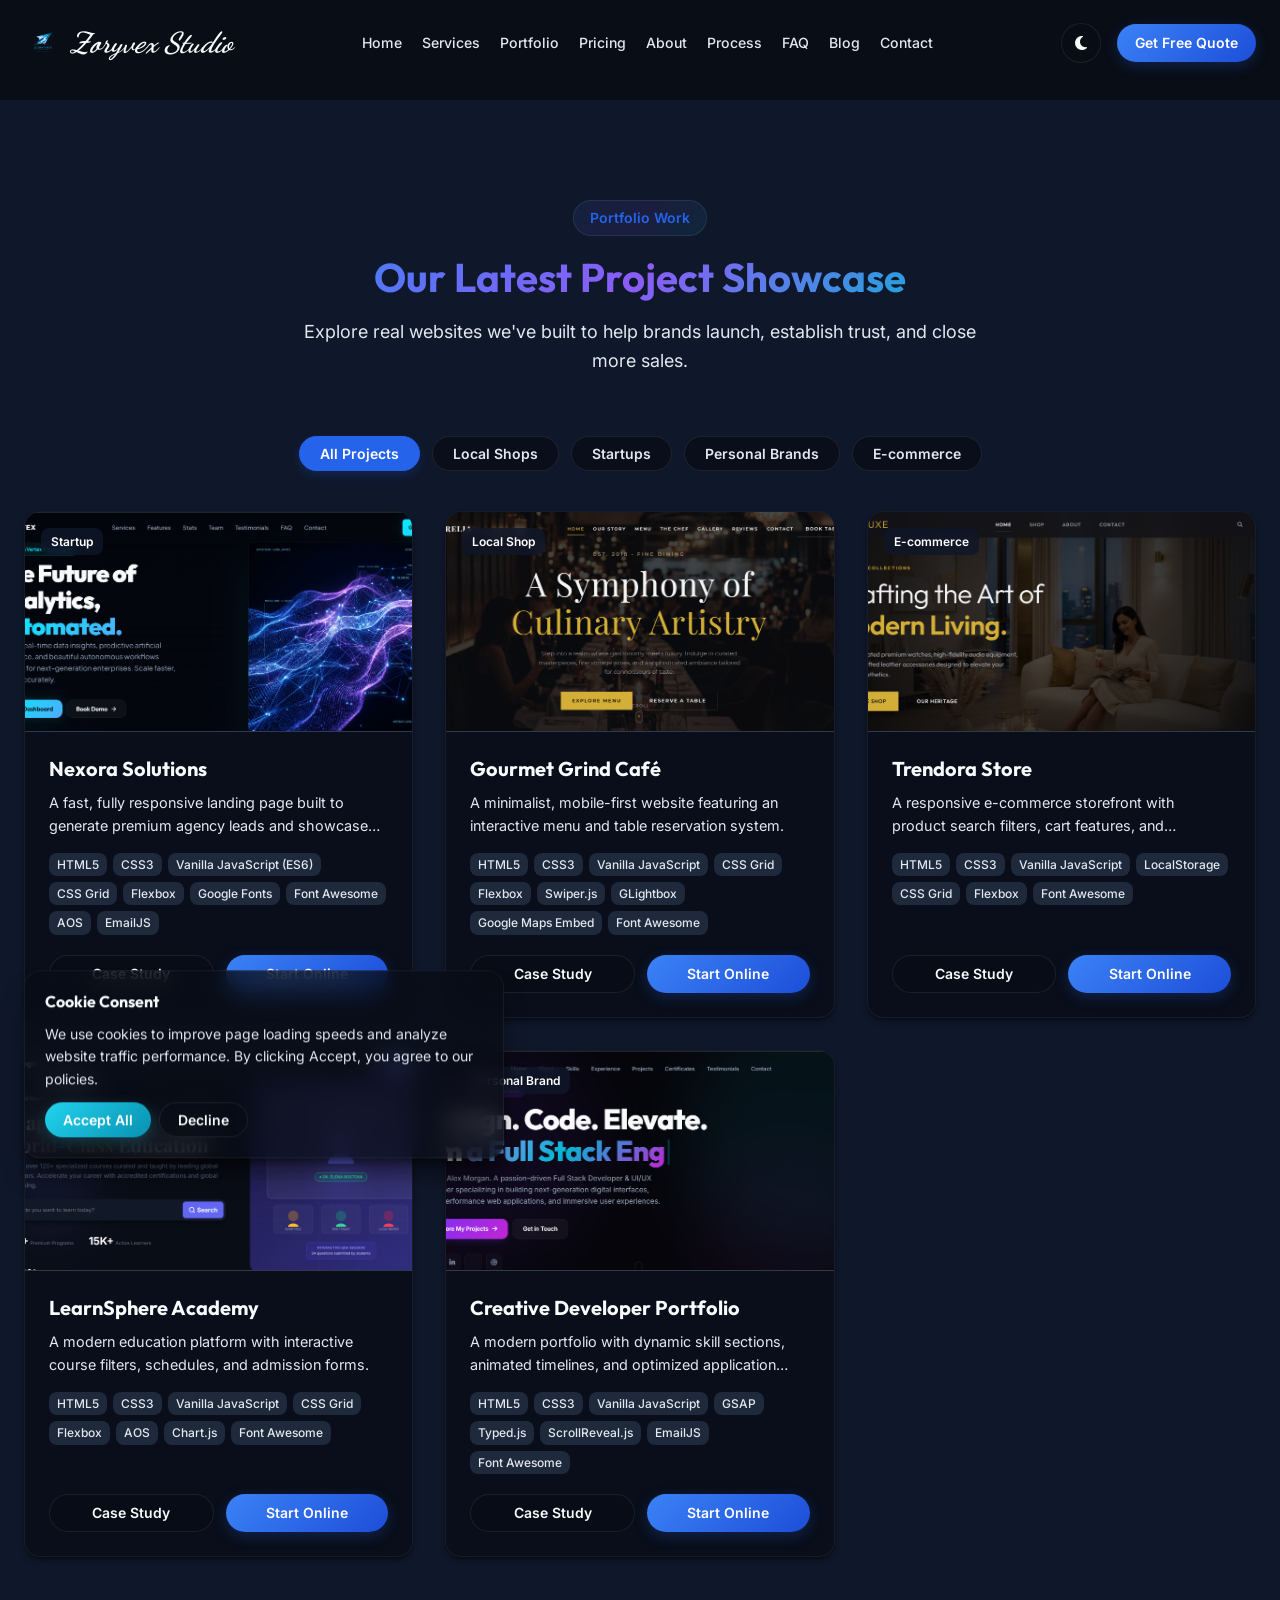
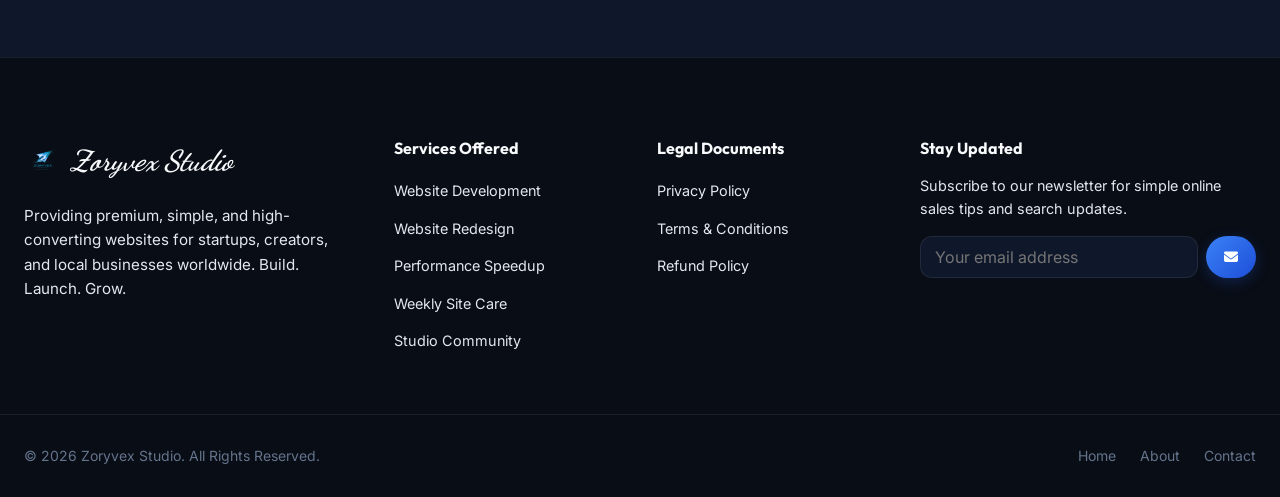
<file: portfolio.html>
<!DOCTYPE html>
<html lang="en">
<head>
  <meta charset="UTF-8">
  <meta name="viewport" content="width=device-width, initial-scale=1.0">
  <title>Zoryvex Studio | Beautiful, Fast & Professional Websites That Help Businesses Grow</title>
  
  <!-- SEO Metadata -->
  <meta name="description" content="From local shops to modern startups, Zoryvex Studio creates premium, fast, and easy-to-understand websites that build trust, attract customers, and grow your business online. Get your free quote today!">
  <meta name="keywords" content="digital agency, website builder, startup website, local business website, e-commerce storefront, personal branding, professional website design">
  <meta name="author" content="Zoryvex Studio">
  
  <!-- Open Graph / Facebook -->
  <meta property="og:type" content="website">
  <meta property="og:title" content="Zoryvex Studio | Professional Websites That Grow Your Business">
  <meta property="og:description" content="Simple, beautiful, and transparent web design for startups, creators, and local businesses. No complex tech talk—just results.">
  <meta property="og:image" content="images/hero-dashboard.png">
  
  <!-- Twitter -->
  <meta property="twitter:card" content="summary_large_image">
  <meta property="twitter:title" content="Zoryvex Studio | Professional Websites That Grow Your Business">
  <meta property="twitter:description" content="Simple, beautiful, and transparent web design for startups, creators, and local businesses. No complex tech talk—just results.">
  <meta property="twitter:image" content="images/hero-dashboard.png">

  <!-- Icons & Fonts -->
  <link rel="stylesheet" href="https://cdnjs.cloudflare.com/ajax/libs/font-awesome/6.4.0/css/all.min.css">
  <link rel="stylesheet" href="css/style.css">
</head>
<body class="dark-theme">

  <!-- ==========================================
       PAGE LOADER
       ========================================== -->
  <div id="page-loader">
    <div class="loader-spinner"></div>
  </div>

  <!-- ==========================================
       HEADER & NAVIGATION
       ========================================== -->
  <header>
    <div class="container nav-container">
      <a href="index.html" class="logo">
        <img src="images/logo.png" alt="Zoryvex Studio Logo" class="logo-icon-img">
        Zoryvex Studio
      </a>
      
      <nav>
        <ul class="nav-links">
          <li><a href="index.html">Home</a></li>
          <li><a href="services.html">Services</a></li>
          <li><a href="portfolio.html">Portfolio</a></li>
          <li><a href="pricing.html">Pricing</a></li>
          <li><a href="about.html">About</a></li>
          <li><a href="process.html">Process</a></li>
          <li><a href="faq.html">FAQ</a></li>
          <li><a href="blog.html">Blog</a></li>
          <li><a href="contact.html">Contact</a></li>
          <li class="mobile-only-cta"><a href="contact.html" class="btn btn-primary">Get Free Quote</a></li>
        </ul>
      </nav>

      <div class="header-right">
        

        <!-- Light/Dark Toggle -->
        <button id="theme-toggle" class="theme-toggle-btn" aria-label="Toggle Theme">
          <i class="fas fa-sun sun-icon"></i>
          <i class="fas fa-moon moon-icon"></i>
        </button>

        <!-- CTA Header Button -->
        <a href="contact.html" class="btn btn-primary btn-sm">Get Free Quote</a>
      </div>

      <!-- Mobile Menu Toggle Button -->
      <button id="mobile-menu-toggle" class="mobile-toggle" aria-label="Toggle Navigation Menu">
        <span class="mobile-toggle-line"></span>
        <span class="mobile-toggle-line"></span>
        <span class="mobile-toggle-line"></span>
      </button>
    </div>
  </header>

  <main style="padding-top: 100px;">
        <section id="portfolio" class="portfolio section">
      <div class="container">
        <div class="section-header">
          <span class="badge">Portfolio Work</span>
          <h2>Our Latest Project Showcase</h2>
          <p>Explore real websites we've built to help brands launch, establish trust, and close more sales.</p>
        </div>

        <!-- Filter tabs -->
        <div class="portfolio-filters">
          <button class="filter-btn active" data-filter="all">All Projects</button>
          <button class="filter-btn" data-filter="local">Local Shops</button>
          <button class="filter-btn" data-filter="startup">Startups</button>
          <button class="filter-btn" data-filter="brand">Personal Brands</button>
          <button class="filter-btn" data-filter="ecommerce">E-commerce</button>
        </div>

        <div class="portfolio-grid">
          <div class="glass-card portfolio-card" data-category="startup">
            <div class="portfolio-img-box">
              <span class="portfolio-tag-overlay">Startup</span>
              <img src="images/project-nexora.png" alt="Nexora Solutions mockup preview">
            </div>
            <div class="portfolio-card-info">
              <h3>Nexora Solutions</h3>
              <p>A fast, fully responsive landing page built to generate premium agency leads and showcase digital capabilities.</p>
              <div class="portfolio-tech-list">
                <span class="portfolio-tech-tag">HTML5</span>
                <span class="portfolio-tech-tag">CSS3</span>
                <span class="portfolio-tech-tag">Vanilla JavaScript (ES6)</span>
                <span class="portfolio-tech-tag">CSS Grid</span>
                <span class="portfolio-tech-tag">Flexbox</span>
                <span class="portfolio-tech-tag">Google Fonts</span>
                <span class="portfolio-tech-tag">Font Awesome</span>
                <span class="portfolio-tech-tag">AOS</span>
                <span class="portfolio-tech-tag">EmailJS</span>
              </div>
              <div class="portfolio-actions">
                <button class="btn btn-secondary btn-sm open-case-study" data-study="nexora">Case Study</button>
                <a href="https://business-landing-page-2026.vercel.app/" target="_blank" rel="noopener noreferrer" class="btn btn-primary btn-sm">Start Online</a>
              </div>
            </div>
          </div>

          <!-- Card 2: Gourmet Grind Café -->
          <div class="glass-card portfolio-card" data-category="local">
            <div class="portfolio-img-box">
              <span class="portfolio-tag-overlay">Local Shop</span>
              <img src="images/project-local.png" alt="Gourmet Grind Café mockup preview">
            </div>
            <div class="portfolio-card-info">
              <h3>Gourmet Grind Café</h3>
              <p>A minimalist, mobile-first website featuring an interactive menu and table reservation system.</p>
              <div class="portfolio-tech-list">
                <span class="portfolio-tech-tag">HTML5</span>
                <span class="portfolio-tech-tag">CSS3</span>
                <span class="portfolio-tech-tag">Vanilla JavaScript</span>
                <span class="portfolio-tech-tag">CSS Grid</span>
                <span class="portfolio-tech-tag">Flexbox</span>
                <span class="portfolio-tech-tag">Swiper.js</span>
                <span class="portfolio-tech-tag">GLightbox</span>
                <span class="portfolio-tech-tag">Google Maps Embed</span>
                <span class="portfolio-tech-tag">Font Awesome</span>
              </div>
              <div class="portfolio-actions">
                <button class="btn btn-secondary btn-sm open-case-study" data-study="gourmet">Case Study</button>
                <a href="https://premium-restaurant-website-nine.vercel.app/" target="_blank" rel="noopener noreferrer" class="btn btn-primary btn-sm">Start Online</a>
              </div>
            </div>
          </div>

          <!-- Card 3: Trendora Store -->
          <div class="glass-card portfolio-card" data-category="ecommerce">
            <div class="portfolio-img-box">
              <span class="portfolio-tag-overlay">E-commerce</span>
              <img src="images/project-ecommerce.png" alt="Trendora Store mockup preview">
            </div>
            <div class="portfolio-card-info">
              <h3>Trendora Store</h3>
              <p>A responsive e-commerce storefront with product search filters, cart features, and optimized checkouts.</p>
              <div class="portfolio-tech-list">
                <span class="portfolio-tech-tag">HTML5</span>
                <span class="portfolio-tech-tag">CSS3</span>
                <span class="portfolio-tech-tag">Vanilla JavaScript</span>
                <span class="portfolio-tech-tag">LocalStorage</span>
                <span class="portfolio-tech-tag">CSS Grid</span>
                <span class="portfolio-tech-tag">Flexbox</span>
                <span class="portfolio-tech-tag">Font Awesome</span>
              </div>
              <div class="portfolio-actions">
                <button class="btn btn-secondary btn-sm open-case-study" data-study="trendora">Case Study</button>
                <a href="https://premium-ecommerce-frontend.vercel.app/" target="_blank" rel="noopener noreferrer" class="btn btn-primary btn-sm">Start Online</a>
              </div>
            </div>
          </div>

          <!-- Card 4: LearnSphere Academy -->
          <div class="glass-card portfolio-card" data-category="startup">
            <div class="portfolio-img-box">
              <span class="portfolio-tag-overlay">Startup</span>
              <img src="images/project-startup.png" alt="LearnSphere Academy mockup preview">
            </div>
            <div class="portfolio-card-info">
              <h3>LearnSphere Academy</h3>
              <p>A modern education platform with interactive course filters, schedules, and admission forms.</p>
              <div class="portfolio-tech-list">
                <span class="portfolio-tech-tag">HTML5</span>
                <span class="portfolio-tech-tag">CSS3</span>
                <span class="portfolio-tech-tag">Vanilla JavaScript</span>
                <span class="portfolio-tech-tag">CSS Grid</span>
                <span class="portfolio-tech-tag">Flexbox</span>
                <span class="portfolio-tech-tag">AOS</span>
                <span class="portfolio-tech-tag">Chart.js</span>
                <span class="portfolio-tech-tag">Font Awesome</span>
              </div>
              <div class="portfolio-actions">
                <button class="btn btn-secondary btn-sm open-case-study" data-study="learnsphere">Case Study</button>
                <a href="https://premium-education-academy.vercel.app/" target="_blank" rel="noopener noreferrer" class="btn btn-primary btn-sm">Start Online</a>
              </div>
            </div>
          </div>

          <!-- Card 5: Creative Developer Portfolio -->
          <div class="glass-card portfolio-card" data-category="brand">
            <div class="portfolio-img-box">
              <span class="portfolio-tag-overlay">Personal Brand</span>
              <img src="images/project-brand.png" alt="Creative Developer Portfolio mockup preview">
            </div>
            <div class="portfolio-card-info">
              <h3>Creative Developer Portfolio</h3>
              <p>A modern portfolio with dynamic skill sections, animated timelines, and optimized application forms.</p>
              <div class="portfolio-tech-list">
                <span class="portfolio-tech-tag">HTML5</span>
                <span class="portfolio-tech-tag">CSS3</span>
                <span class="portfolio-tech-tag">Vanilla JavaScript</span>
                <span class="portfolio-tech-tag">GSAP</span>
                <span class="portfolio-tech-tag">Typed.js</span>
                <span class="portfolio-tech-tag">ScrollReveal.js</span>
                <span class="portfolio-tech-tag">EmailJS</span>
                <span class="portfolio-tech-tag">Font Awesome</span>
              </div>
              <div class="portfolio-actions">
                <button class="btn btn-secondary btn-sm open-case-study" data-study="creative_portfolio">Case Study</button>
                <a href="https://premium-personal-portfolio-omega.vercel.app/" target="_blank" rel="noopener noreferrer" class="btn btn-primary btn-sm">Start Online</a>
              </div>
            </div>
          </div>
        </div>
      </div>
    </section>

    <!-- ==========================================
         PORTFOLIO CASE STUDY MODAL
         ========================================== -->
    <div id="case-study-modal" class="modal" aria-hidden="true" role="dialog">
      <div class="modal-content">
        <div class="modal-header">
          <h3 id="modal-study-title">Project Case Study</h3>
          <span class="close-modal">&times;</span>
        </div>
        <div class="modal-body">
          <div class="modal-section-title">🏆 Business Goal:</div>
          <p id="modal-study-goal"></p>
          <div class="modal-section-title">⚠️ Challenge:</div>
          <p id="modal-study-challenge"></p>
          <div class="modal-section-title">💡 Solution:</div>
          <p id="modal-study-solution"></p>
          <div class="modal-section-title">📈 Launch Results:</div>
          <p id="modal-study-results" style="font-weight: 600; color: var(--primary);"></p>
        </div>
      </div>
    </div>

    <!-- ==========================================
         PRICING & PACKAGE DETAILS
         ========================================== -->
        <div id="booking-modal" class="modal" aria-hidden="true" role="dialog">
      <div class="modal-content" style="max-width: 520px;">
        <div class="modal-header">
          <h3>Schedule Consultation</h3>
          <span id="close-booking-modal" class="close-modal">&times;</span>
        </div>
        <div class="modal-body">
          <div class="calendar-widget">
            <div class="calendar-header">
              <h4 id="cal-month-title">Month Year</h4>
            </div>
            
            <!-- Calendar Days Header -->
            <div class="calendar-grid">
              <div class="calendar-day-header">Su</div>
              <div class="calendar-day-header">Mo</div>
              <div class="calendar-day-header">Tu</div>
              <div class="calendar-day-header">We</div>
              <div class="calendar-day-header">Th</div>
              <div class="calendar-day-header">Fr</div>
              <div class="calendar-day-header">Sa</div>
            </div>

            <!-- Injected Calendar Days -->
            <div id="cal-days-grid" class="calendar-grid"></div>
            
            <!-- Injected Time slots -->
            <h4 style="margin-top: 16px;">Available Times (EST):</h4>
            <div id="time-slots-container" class="time-slots">
              <p style="font-size: 0.85rem; color: var(--text-tertiary);">Select a date above to display available slots.</p>
            </div>

            <button id="confirm-booking-btn" class="btn btn-accent" style="width: 100%; margin-top: 24px;">Confirm Call Slot</button>
          </div>
        </div>
      </div>
    </div>

  </main>
  
  <!-- ==========================================
       FOOTER
       ========================================== -->
  <footer>
    <div class="container footer-grid">
      <div class="footer-brand">
        <a href="index.html" class="logo">
          <img src="images/logo.png" alt="Zoryvex Studio Logo" class="logo-icon-img">
          Zoryvex Studio
        </a>
        <p>Providing premium, simple, and high-converting websites for startups, creators, and local businesses worldwide. Build. Launch. Grow.</p>
      </div>

      <div class="footer-links-col">
        <h4>Services Offered</h4>
        <ul>
          <li><a href="services.html">Website Development</a></li>
          <li><a href="services.html">Website Redesign</a></li>
          <li><a href="services.html">Performance Speedup</a></li>
          <li><a href="services.html">Weekly Site Care</a></li>
          <li><a href="community.html">Studio Community</a></li>
        </ul>
      </div>

      <div class="footer-links-col">
        <h4>Legal Documents</h4>
        <ul>
          <li><a href="privacy.html">Privacy Policy</a></li>
          <li><a href="terms.html">Terms & Conditions</a></li>
          <li><a href="refund.html">Refund Policy</a></li>
        </ul>
      </div>

      <div class="footer-newsletter">
        <h4>Stay Updated</h4>
        <p>Subscribe to our newsletter for simple online sales tips and search updates.</p>
        <form class="newsletter-form" onsubmit="event.preventDefault(); alert('Subscribed successfully!'); this.reset();">
          <input type="email" placeholder="Your email address" required aria-label="Newsletter email input">
          <button type="submit" class="btn btn-primary btn-sm"><i class="fas fa-envelope"></i></button>
        </form>
      </div>
    </div>

    <div class="container footer-bottom">
      <p>© 2026 Zoryvex Studio. All Rights Reserved.</p>
      <div class="footer-bottom-links">
        <a href="index.html">Home</a>
        <a href="about.html">About</a>
        <a href="contact.html">Contact</a>
      </div>
    </div>
  </footer>

  

  <!-- ==========================================
       FLOATING WHATSAPP BUTTON
       ========================================== -->
  <!-- ==========================================
       BACK TO TOP BUTTON
       ========================================== -->
  <button id="back-to-top" aria-label="Back To Top">
    <i class="fas fa-chevron-up"></i>
  </button>

  <!-- ==========================================
       LIVE CHAT WIDGET
       ========================================== -->
  <!-- ==========================================
       COOKIE CONSENT BANNER
       ========================================== -->
  <div id="cookie-banner" class="cookie-banner glass-card">
    <h4>Cookie Consent</h4>
    <p>We use cookies to improve page loading speeds and analyze website traffic performance. By clicking Accept, you agree to our policies.</p>
    <div class="cookie-buttons">
      <button id="accept-cookies" class="btn btn-accent btn-sm">Accept All</button>
      <button id="decline-cookies" class="btn btn-secondary btn-sm">Decline</button>
    </div>
  </div>

  <!-- Core JavaScript -->
  <script src="js/app.js?v=4"></script>
</body>
</html>
</file>
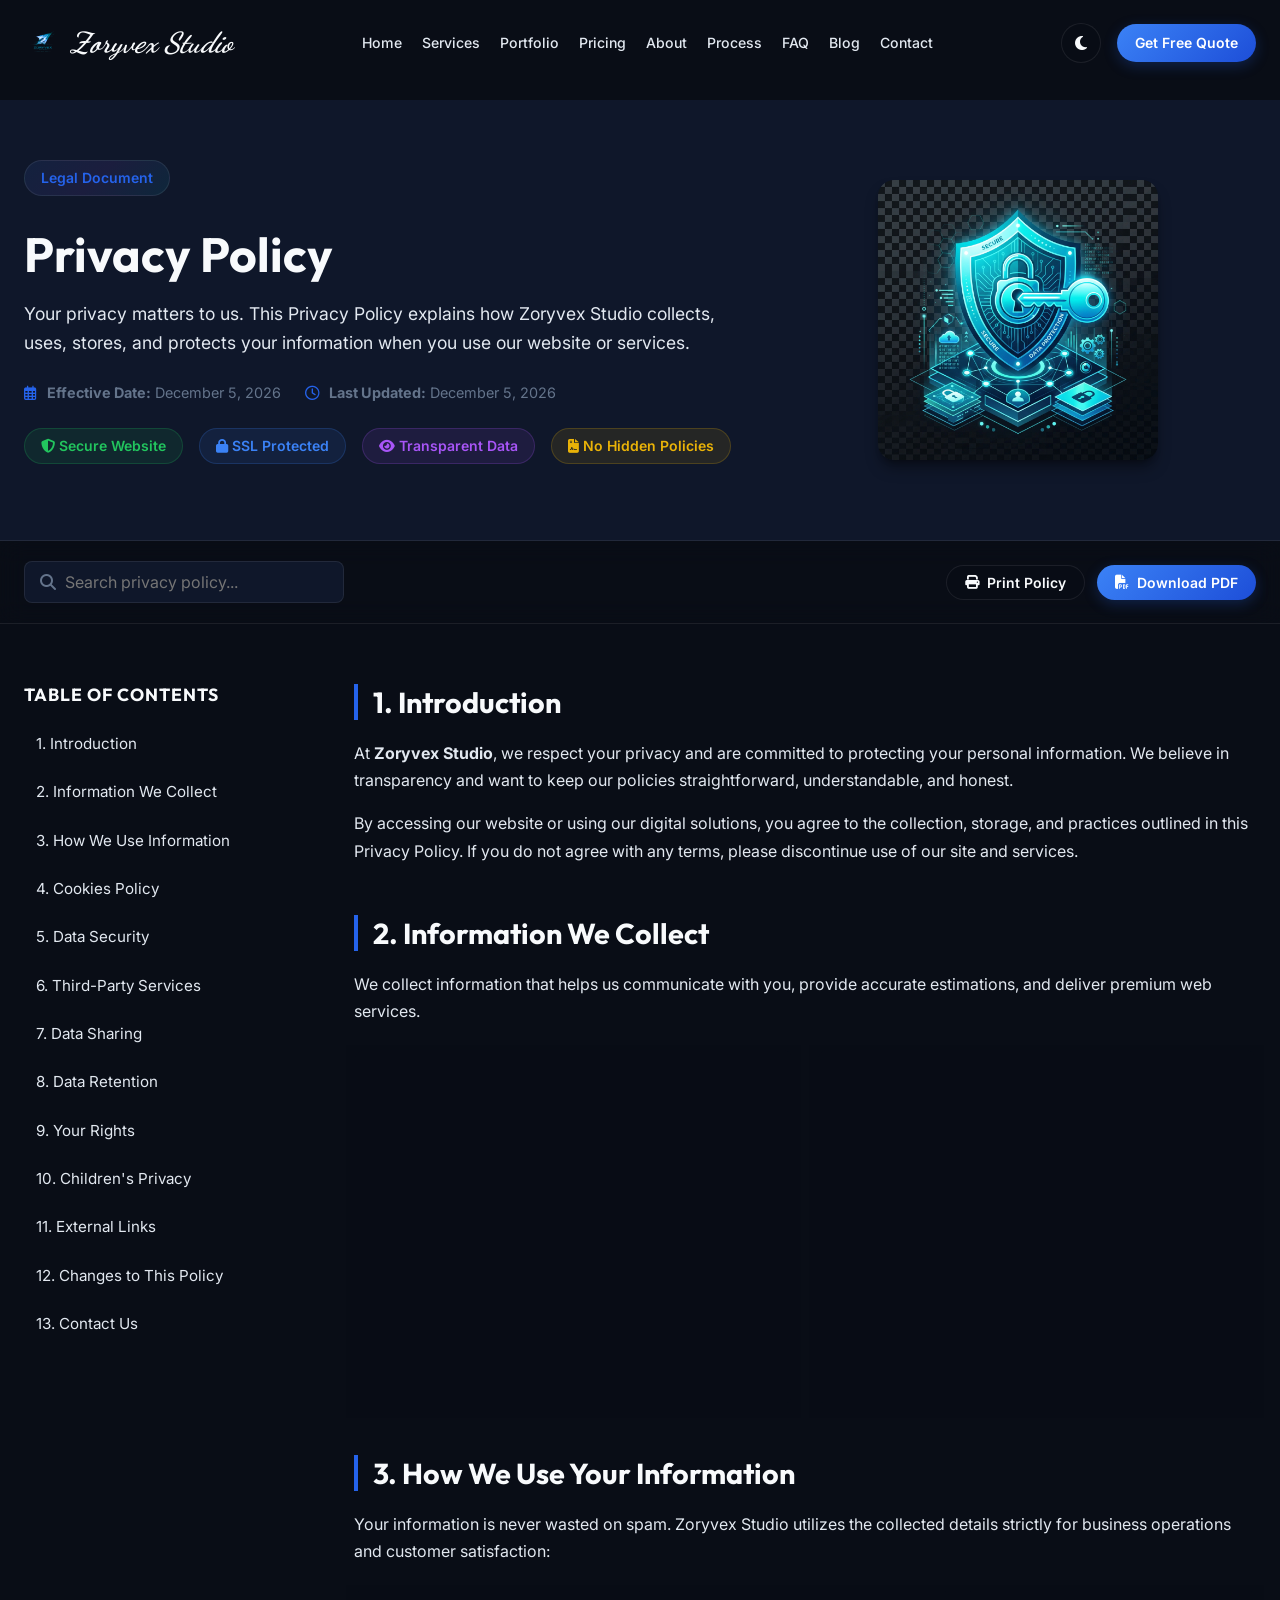
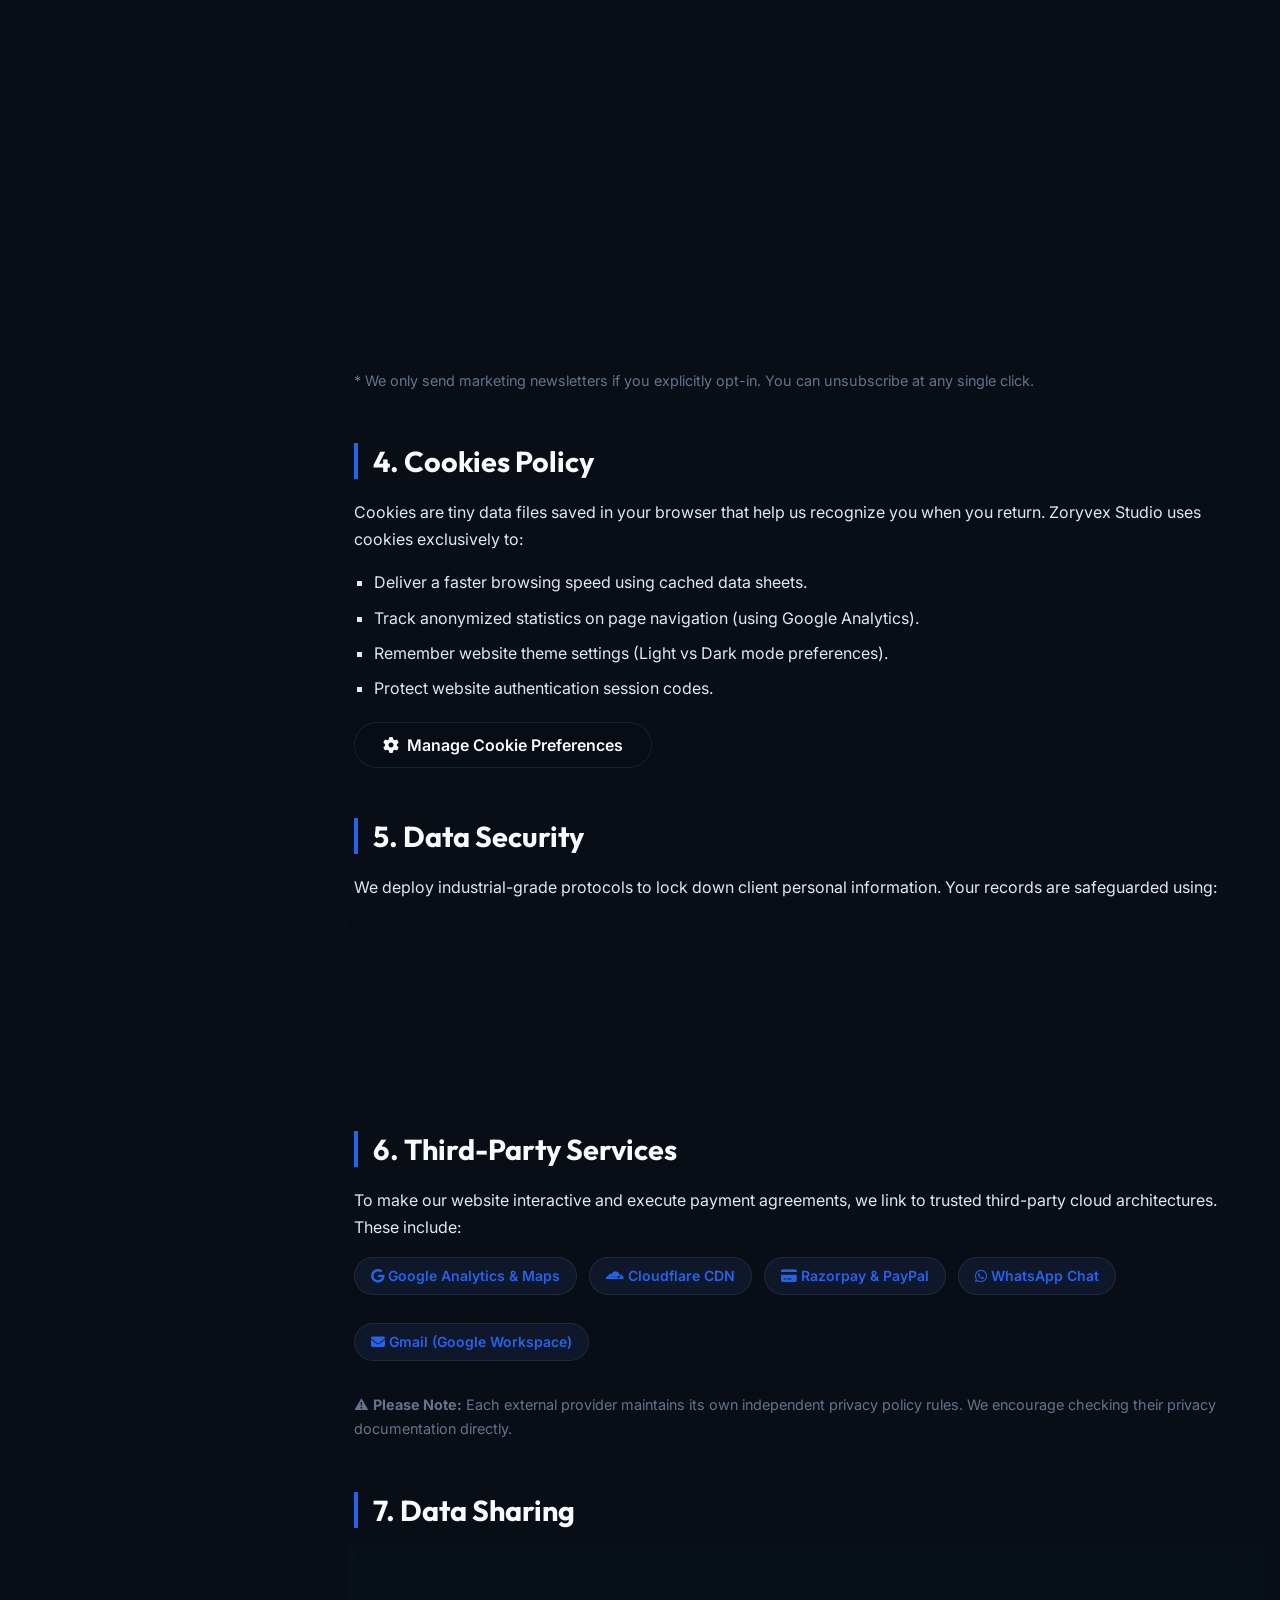
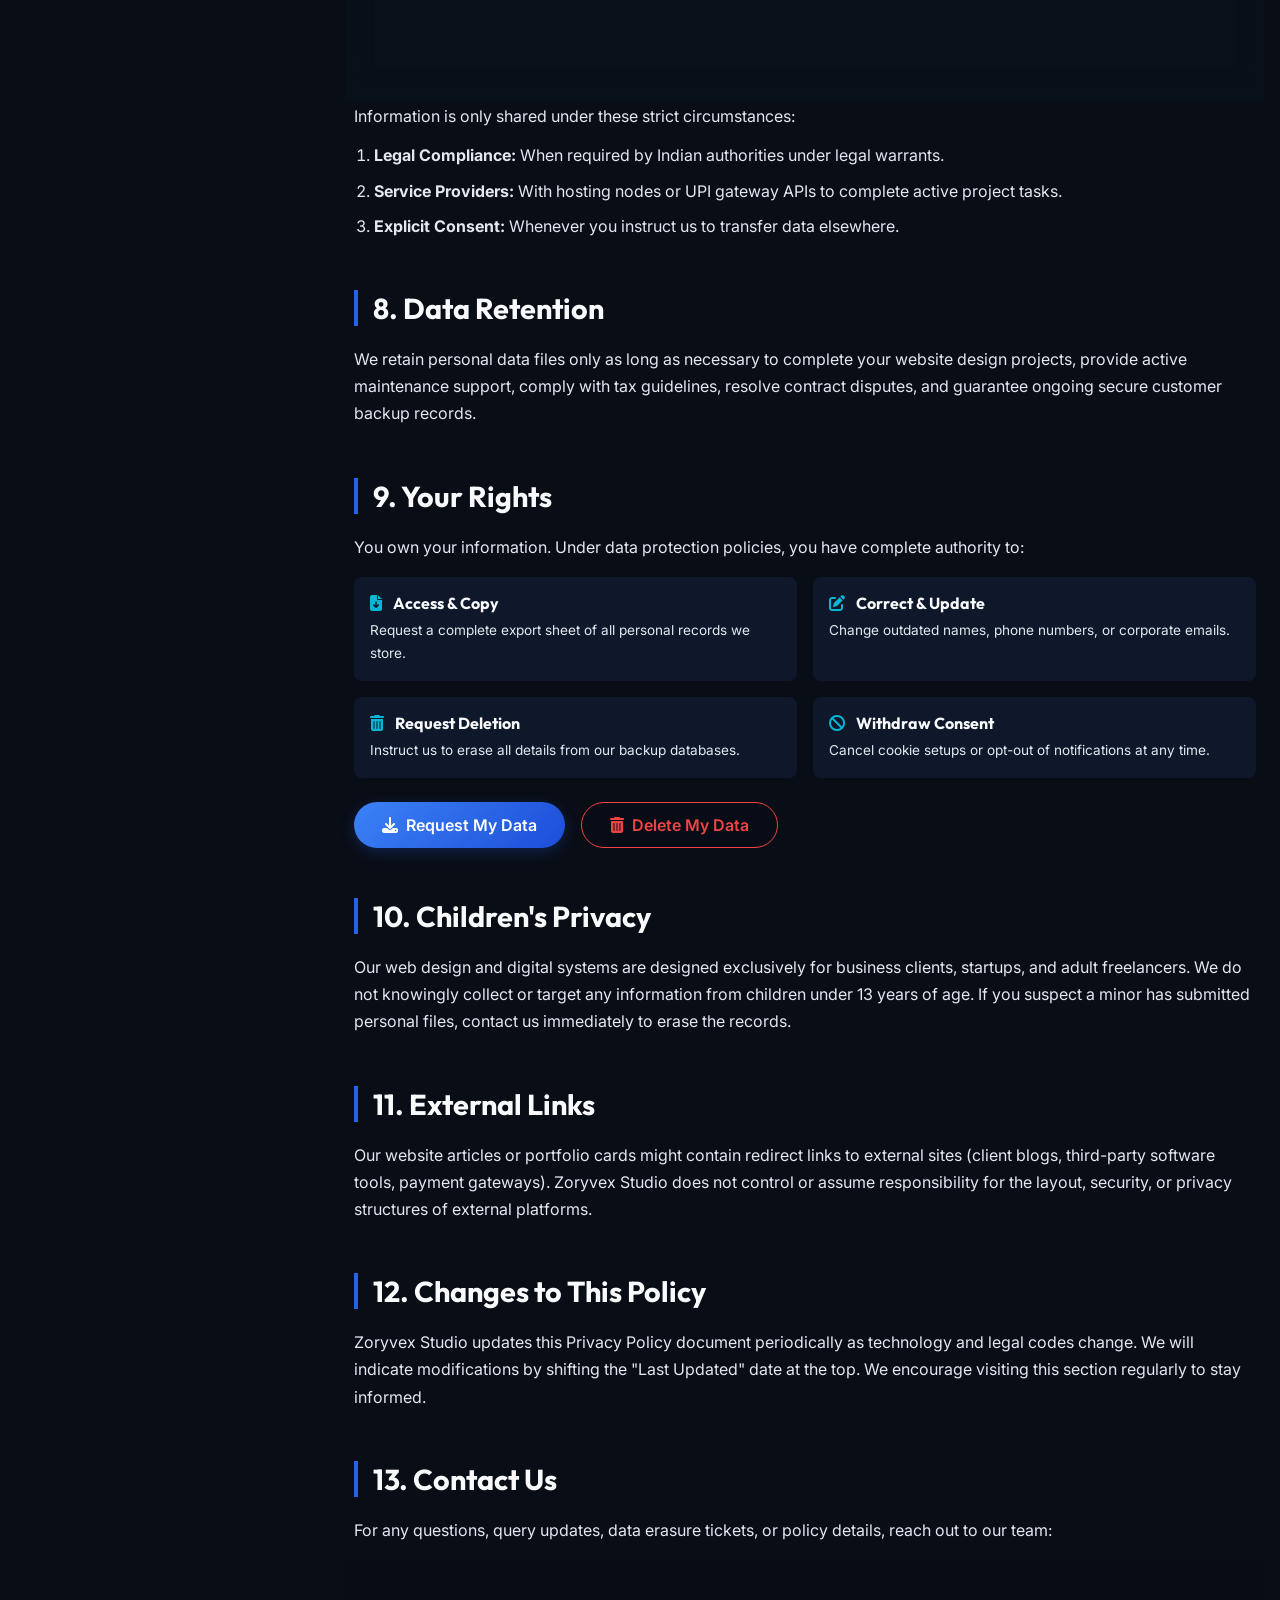
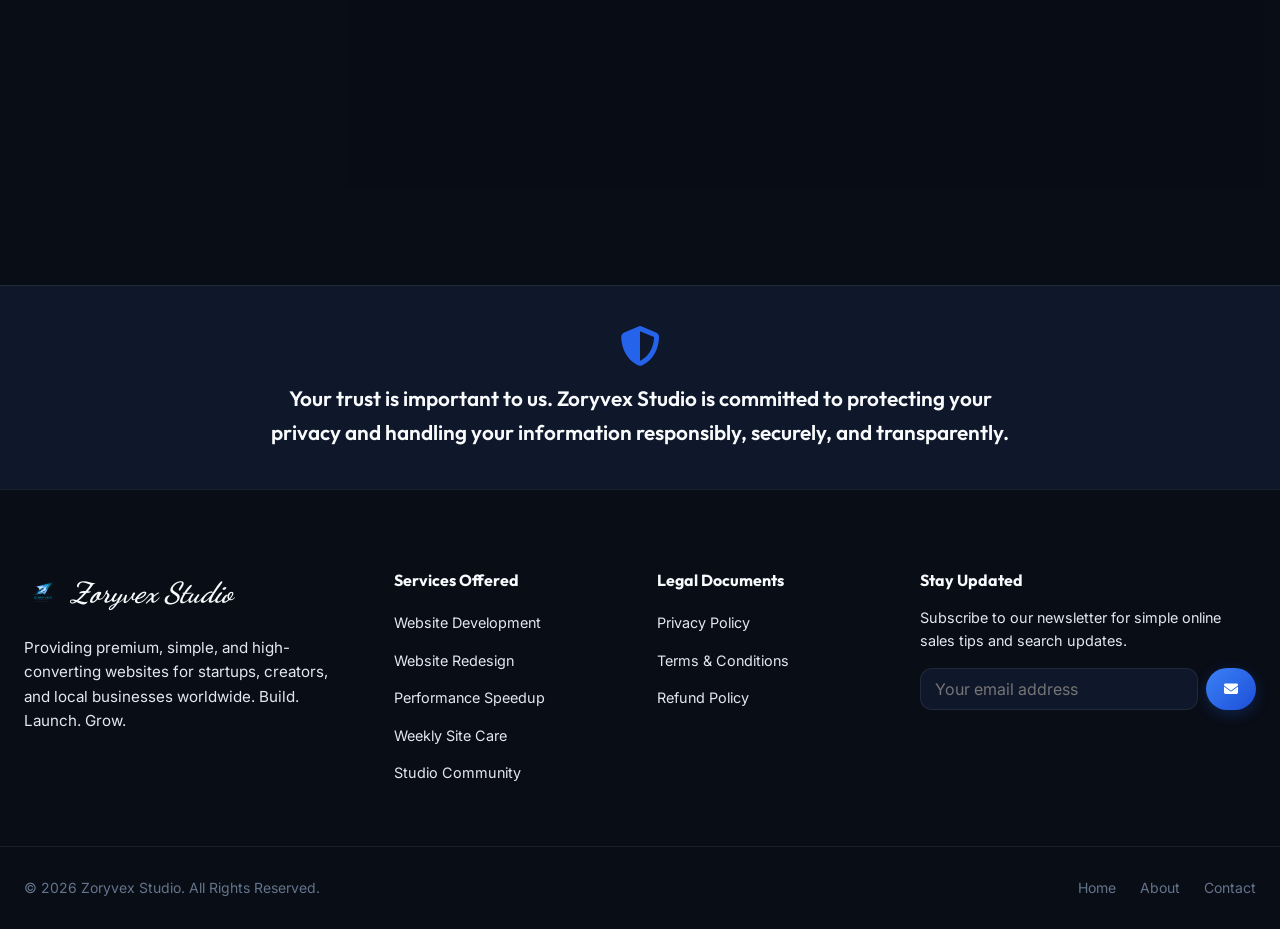
<file: privacy.html>
<!DOCTYPE html>
<html lang="en">
<head>
  <meta charset="UTF-8">
  <meta name="viewport" content="width=device-width, initial-scale=1.0">
  <title>Privacy Policy | Zoryvex Studio</title>
  
  <!-- SEO Metadata -->
  <meta name="description" content="Your privacy matters to us. Learn how Zoryvex Studio collects, uses, stores, and protects your information securely and transparently.">
  <meta name="author" content="Zoryvex Studio">
  
  <!-- Icons & Fonts -->
  <link rel="stylesheet" href="https://cdnjs.cloudflare.com/ajax/libs/font-awesome/6.4.0/css/all.min.css">
  <link rel="stylesheet" href="css/style.css">
</head>
<body class="dark-theme">

  <!-- Scroll Progress Indicator -->
  <div id="scroll-progress-bar" style="position: fixed; top: 0; left: 0; height: 4px; background: linear-gradient(90deg, var(--primary), var(--accent)); width: 0%; z-index: 1000; transition: width 0.1s ease;"></div>

  <!-- ==========================================
       PAGE LOADER
       ========================================== -->
  <div id="page-loader">
    <div class="loader-spinner"></div>
  </div>

  <!-- ==========================================
       HEADER & NAVIGATION
       ========================================== -->
  <header>
    <div class="container nav-container">
      <a href="index.html" class="logo">
        <img src="images/logo.png" alt="Zoryvex Studio Logo" class="logo-icon-img">
        Zoryvex Studio
      </a>
      
      <nav>
        <ul class="nav-links">
          <li><a href="index.html">Home</a></li>
          <li><a href="services.html">Services</a></li>
          <li><a href="portfolio.html">Portfolio</a></li>
          <li><a href="pricing.html">Pricing</a></li>
          <li><a href="about.html">About</a></li>
          <li><a href="process.html">Process</a></li>
          <li><a href="faq.html">FAQ</a></li>
          <li><a href="blog.html">Blog</a></li>
          <li><a href="contact.html">Contact</a></li>
          <li class="mobile-only-cta"><a href="contact.html" class="btn btn-primary">Get Free Quote</a></li>
        </ul>
      </nav>

      <div class="header-right">
        <!-- Theme Toggle -->
        <button id="theme-toggle" class="theme-toggle-btn" aria-label="Toggle Theme">
          <i class="fas fa-sun sun-icon"></i>
          <i class="fas fa-moon moon-icon"></i>
        </button>

        <!-- CTA Header Button -->
        <a href="contact.html" class="btn btn-primary btn-sm">Get Free Quote</a>
      </div>

      <!-- Mobile Menu Toggle Button -->
      <button id="mobile-menu-toggle" class="mobile-toggle" aria-label="Toggle Navigation Menu">
        <span class="mobile-toggle-line"></span>
        <span class="mobile-toggle-line"></span>
        <span class="mobile-toggle-line"></span>
      </button>
    </div>
  </header>

  <main style="padding-top: 100px;">
    
    <!-- ==========================================
         PRIVACY POLICY HERO
         ========================================== -->
    <section class="privacy-hero" style="background: var(--bg-secondary); padding: 60px 0; border-bottom: 1px solid var(--border-color);">
      <div class="container" style="display: grid; grid-template-columns: 1.2fr 0.8fr; gap: 40px; align-items: center;">
        <div>
          <span class="badge">Legal Document</span>
          <h1 style="font-size: 3rem; margin-top: 12px; margin-bottom: 16px;">Privacy Policy</h1>
          <p style="font-size: 1.1rem; line-height: 1.6; color: var(--text-secondary); margin-bottom: 24px;">
            Your privacy matters to us. This Privacy Policy explains how Zoryvex Studio collects, uses, stores, and protects your information when you use our website or services.
          </p>
          <div style="display: flex; gap: 24px; flex-wrap: wrap; margin-bottom: 24px; font-size: 0.9rem; color: var(--text-tertiary);">
            <div><i class="far fa-calendar-alt" style="margin-right: 6px; color: var(--primary);"></i> <strong>Effective Date:</strong> <span class="dynamic-date"></span></div>
            <div><i class="far fa-clock" style="margin-right: 6px; color: var(--primary);"></i> <strong>Last Updated:</strong> <span class="dynamic-date"></span></div>
          </div>
          <!-- Trust Badges -->
          <div style="display: flex; gap: 16px; flex-wrap: wrap;">
            <span class="badge" style="background: rgba(34,197,94,0.1); color: #22c55e; border: 1px solid rgba(34,197,94,0.2);"><i class="fas fa-shield-alt"></i> Secure Website</span>
            <span class="badge" style="background: rgba(59,130,246,0.1); color: #3b82f6; border: 1px solid rgba(59,130,246,0.2);"><i class="fas fa-lock"></i> SSL Protected</span>
            <span class="badge" style="background: rgba(168,85,247,0.1); color: #a855f7; border: 1px solid rgba(168,85,247,0.2);"><i class="fas fa-eye"></i> Transparent Data</span>
            <span class="badge" style="background: rgba(234,179,8,0.1); color: #eab308; border: 1px solid rgba(234,179,8,0.2);"><i class="fas fa-file-contract"></i> No Hidden Policies</span>
          </div>
        </div>
        <div style="display: flex; justify-content: center;">
          <img src="images/privacy-illustration.png" alt="Zoryvex Studio Data Security & Privacy Illustration" style="max-width: 100%; height: auto; max-height: 280px; border-radius: var(--radius-lg); box-shadow: var(--shadow-lg);">
        </div>
      </div>
    </section>

    <!-- ==========================================
         TOOLBAR & SEARCH CONTAINER
         ========================================== -->
    <section style="background: var(--bg-primary); padding: 20px 0; position: sticky; top: 80px; z-index: 100; border-bottom: 1px solid var(--border-color); backdrop-filter: blur(12px); background: rgba(var(--bg-primary-rgb), 0.85);">
      <div class="container" style="display: flex; justify-content: space-between; align-items: center; gap: 20px; flex-wrap: wrap;">
        <div style="position: relative; width: 320px; max-width: 100%;">
          <input type="text" id="policy-search" placeholder="Search privacy policy..." style="width: 100%; padding: 10px 16px 10px 40px; border-radius: var(--radius-sm); border: 1px solid var(--border-color); background: var(--bg-secondary); color: var(--text-primary); outline: none;">
          <i class="fas fa-search" style="position: absolute; left: 16px; top: 50%; transform: translateY(-50%); color: var(--text-tertiary);"></i>
        </div>
        <div style="display: flex; gap: 12px;">
          <button id="btn-print-policy" class="btn btn-secondary btn-sm"><i class="fas fa-print"></i> Print Policy</button>
          <button id="btn-download-pdf" class="btn btn-primary btn-sm"><i class="fas fa-file-pdf"></i> Download PDF</button>
        </div>
      </div>
    </section>

    <!-- ==========================================
         PRIVACY POLICY CONTENT
         ========================================== -->
    <section style="padding: 60px 0; background: var(--bg-primary);">
      <div class="container" style="display: grid; grid-template-columns: 280px 1fr; gap: 50px;">
        
        <!-- Sidebar Navigation (Sticky Table of Contents) -->
        <aside class="privacy-sidebar" style="position: sticky; top: 160px; height: fit-content; max-height: calc(100vh - 180px); overflow-y: auto; padding-right: 15px;">
          <h4 style="font-family: var(--font-heading); margin-bottom: 20px; font-size: 1.1rem; text-transform: uppercase; letter-spacing: 1px; color: var(--text-primary);">Table of Contents</h4>
          <ul id="policy-toc" style="list-style: none; display: flex; flex-direction: column; gap: 12px; font-size: 0.95rem;">
            <li><a href="#intro" class="toc-link active">1. Introduction</a></li>
            <li><a href="#info-collect" class="toc-link">2. Information We Collect</a></li>
            <li><a href="#info-use" class="toc-link">3. How We Use Information</a></li>
            <li><a href="#cookies" class="toc-link">4. Cookies Policy</a></li>
            <li><a href="#security" class="toc-link">5. Data Security</a></li>
            <li><a href="#third-party" class="toc-link">6. Third-Party Services</a></li>
            <li><a href="#data-sharing" class="toc-link">7. Data Sharing</a></li>
            <li><a href="#data-retention" class="toc-link">8. Data Retention</a></li>
            <li><a href="#your-rights" class="toc-link">9. Your Rights</a></li>
            <li><a href="#children" class="toc-link">10. Children's Privacy</a></li>
            <li><a href="#external-links" class="toc-link">11. External Links</a></li>
            <li><a href="#changes" class="toc-link">12. Changes to This Policy</a></li>
            <li><a href="#contact-us" class="toc-link">13. Contact Us</a></li>
          </ul>
        </aside>

        <!-- Policy Document Details -->
        <div class="privacy-document-body" style="line-height: 1.7; color: var(--text-secondary);">
          
          <!-- Section 1: Introduction -->
          <article id="intro" class="policy-section" style="margin-bottom: 50px; scroll-margin-top: 160px;">
            <h2 style="font-size: 1.8rem; margin-bottom: 20px; color: var(--text-primary); border-left: 4px solid var(--primary); padding-left: 15px;">1. Introduction</h2>
            <p style="margin-bottom: 16px;">
              At <strong>Zoryvex Studio</strong>, we respect your privacy and are committed to protecting your personal information. We believe in transparency and want to keep our policies straightforward, understandable, and honest.
            </p>
            <p>
              By accessing our website or using our digital solutions, you agree to the collection, storage, and practices outlined in this Privacy Policy. If you do not agree with any terms, please discontinue use of our site and services.
            </p>
          </article>

          <!-- Section 2: Information We Collect -->
          <article id="info-collect" class="policy-section" style="margin-bottom: 50px; scroll-margin-top: 160px;">
            <h2 style="font-size: 1.8rem; margin-bottom: 20px; color: var(--text-primary); border-left: 4px solid var(--primary); padding-left: 15px;">2. Information We Collect</h2>
            <p style="margin-bottom: 24px;">
              We collect information that helps us communicate with you, provide accurate estimations, and deliver premium web services.
            </p>
            
            <div style="display: grid; grid-template-columns: 1fr 1fr; gap: 24px; margin-bottom: 24px;" class="info-collect-grid">
              <!-- Personal Info Card -->
              <div class="glass-card" style="padding: 24px; border-radius: var(--radius-md);">
                <div style="width: 48px; height: 48px; background: rgba(37,99,235,0.1); color: var(--primary); display: flex; align-items: center; justify-content: center; border-radius: var(--radius-sm); font-size: 1.3rem; margin-bottom: 16px;">
                  <i class="fas fa-id-card"></i>
                </div>
                <h3 style="font-size: 1.25rem; margin-bottom: 12px; color: var(--text-primary);">Personal Information</h3>
                <ul style="list-style: none; display: flex; flex-direction: column; gap: 10px; font-size: 0.95rem;">
                  <li><i class="fas fa-check" style="color: var(--accent); margin-right: 8px;"></i> Full Name</li>
                  <li><i class="fas fa-check" style="color: var(--accent); margin-right: 8px;"></i> Email Address</li>
                  <li><i class="fas fa-check" style="color: var(--accent); margin-right: 8px;"></i> Phone Number</li>
                  <li><i class="fas fa-check" style="color: var(--accent); margin-right: 8px;"></i> Company/Business Name</li>
                  <li><i class="fas fa-check" style="color: var(--accent); margin-right: 8px;"></i> Detailed Project Requirements</li>
                  <li><i class="fas fa-check" style="color: var(--accent); margin-right: 8px;"></i> Estimated Project Budget</li>
                </ul>
              </div>
              
              <!-- Technical Info Card -->
              <div class="glass-card" style="padding: 24px; border-radius: var(--radius-md);">
                <div style="width: 48px; height: 48px; background: rgba(168,85,247,0.1); color: #a855f7; display: flex; align-items: center; justify-content: center; border-radius: var(--radius-sm); font-size: 1.3rem; margin-bottom: 16px;">
                  <i class="fas fa-laptop-code"></i>
                </div>
                <h3 style="font-size: 1.25rem; margin-bottom: 12px; color: var(--text-primary);">Technical & Usage Data</h3>
                <ul style="list-style: none; display: flex; flex-direction: column; gap: 10px; font-size: 0.95rem;">
                  <li><i class="fas fa-check" style="color: var(--accent); margin-right: 8px;"></i> IP Address</li>
                  <li><i class="fas fa-check" style="color: var(--accent); margin-right: 8px;"></i> Browser Type & Version</li>
                  <li><i class="fas fa-check" style="color: var(--accent); margin-right: 8px;"></i> Device Info & Screen Size</li>
                  <li><i class="fas fa-check" style="color: var(--accent); margin-right: 8px;"></i> Operating System</li>
                  <li><i class="fas fa-check" style="color: var(--accent); margin-right: 8px;"></i> Session Durations & Visited Pages</li>
                  <li><i class="fas fa-check" style="color: var(--accent); margin-right: 8px;"></i> Essential Cookies & Analytics Data</li>
                </ul>
              </div>
            </div>
          </article>

          <!-- Section 3: How We Use Your Information -->
          <article id="info-use" class="policy-section" style="margin-bottom: 50px; scroll-margin-top: 160px;">
            <h2 style="font-size: 1.8rem; margin-bottom: 20px; color: var(--text-primary); border-left: 4px solid var(--primary); padding-left: 15px;">3. How We Use Your Information</h2>
            <p style="margin-bottom: 24px;">
              Your information is never wasted on spam. Zoryvex Studio utilizes the collected details strictly for business operations and customer satisfaction:
            </p>
            
            <div style="display: grid; grid-template-columns: repeat(auto-fill, minmax(220px, 1fr)); gap: 16px;" class="info-use-grid">
              <div class="glass-card" style="padding: 16px; border-radius: var(--radius-sm); font-size: 0.9rem;">
                <h4 style="color: var(--text-primary); margin-bottom: 8px;"><i class="fas fa-reply" style="color: var(--primary); margin-right: 8px;"></i> Inquiry Responses</h4>
                <p>Replying to your project forms and scheduling calls.</p>
              </div>
              <div class="glass-card" style="padding: 16px; border-radius: var(--radius-sm); font-size: 0.9rem;">
                <h4 style="color: var(--text-primary); margin-bottom: 8px;"><i class="fas fa-file-invoice-dollar" style="color: var(--primary); margin-right: 8px;"></i> Project Quotations</h4>
                <p>Generating custom proposal estimates and contracts.</p>
              </div>
              <div class="glass-card" style="padding: 16px; border-radius: var(--radius-sm); font-size: 0.9rem;">
                <h4 style="color: var(--text-primary); margin-bottom: 8px;"><i class="fas fa-code" style="color: var(--primary); margin-right: 8px;"></i> Service Delivery</h4>
                <p>Building, coding, and configuring your web layout platforms.</p>
              </div>
              <div class="glass-card" style="padding: 16px; border-radius: var(--radius-sm); font-size: 0.9rem;">
                <h4 style="color: var(--text-primary); margin-bottom: 8px;"><i class="fas fa-tachometer-alt" style="color: var(--primary); margin-right: 8px;"></i> Speed & Performance</h4>
                <p>Improving navigation speeds and solving page bugs.</p>
              </div>
              <div class="glass-card" style="padding: 16px; border-radius: var(--radius-sm); font-size: 0.9rem;">
                <h4 style="color: var(--text-primary); margin-bottom: 8px;"><i class="fas fa-smile" style="color: var(--primary); margin-right: 8px;"></i> User Experience</h4>
                <p>Tailoring website animations and loading parameters.</p>
              </div>
              <div class="glass-card" style="padding: 16px; border-radius: var(--radius-sm); font-size: 0.9rem;">
                <h4 style="color: var(--text-primary); margin-bottom: 8px;"><i class="fas fa-bell" style="color: var(--primary); margin-right: 8px;"></i> Project Updates</h4>
                <p>Sending milestone confirmations and deployment links.</p>
              </div>
              <div class="glass-card" style="padding: 16px; border-radius: var(--radius-sm); font-size: 0.9rem;">
                <h4 style="color: var(--text-primary); margin-bottom: 8px;"><i class="fas fa-headset" style="color: var(--primary); margin-right: 8px;"></i> Customer Support</h4>
                <p>Assisting you during the post-launch site maintenance periods.</p>
              </div>
              <div class="glass-card" style="padding: 16px; border-radius: var(--radius-sm); font-size: 0.9rem;">
                <h4 style="color: var(--text-primary); margin-bottom: 8px;"><i class="fas fa-shield-alt" style="color: var(--primary); margin-right: 8px;"></i> Fraud Prevention</h4>
                <p>Monitoring servers to block malicious hacking activities.</p>
              </div>
            </div>
            <p style="margin-top: 20px; font-size: 0.9rem; color: var(--text-tertiary);">
              * We only send marketing newsletters if you explicitly opt-in. You can unsubscribe at any single click.
            </p>
          </article>

          <!-- Section 4: Cookies Policy -->
          <article id="cookies" class="policy-section" style="margin-bottom: 50px; scroll-margin-top: 160px;">
            <h2 style="font-size: 1.8rem; margin-bottom: 20px; color: var(--text-primary); border-left: 4px solid var(--primary); padding-left: 15px;">4. Cookies Policy</h2>
            <p style="margin-bottom: 16px;">
              Cookies are tiny data files saved in your browser that help us recognize you when you return. Zoryvex Studio uses cookies exclusively to:
            </p>
            <ul style="list-style-type: square; margin-left: 20px; margin-bottom: 20px; display: flex; flex-direction: column; gap: 8px;">
              <li>Deliver a faster browsing speed using cached data sheets.</li>
              <li>Track anonymized statistics on page navigation (using Google Analytics).</li>
              <li>Remember website theme settings (Light vs Dark mode preferences).</li>
              <li>Protect website authentication session codes.</li>
            </ul>
            <button id="btn-cookie-preferences" class="btn btn-secondary"><i class="fas fa-cog"></i> Manage Cookie Preferences</button>
          </article>

          <!-- Section 5: Data Security -->
          <article id="security" class="policy-section" style="margin-bottom: 50px; scroll-margin-top: 160px;">
            <h2 style="font-size: 1.8rem; margin-bottom: 20px; color: var(--text-primary); border-left: 4px solid var(--primary); padding-left: 15px;">5. Data Security</h2>
            <p style="margin-bottom: 24px;">
              We deploy industrial-grade protocols to lock down client personal information. Your records are safeguarded using:
            </p>
            
            <div style="display: grid; grid-template-columns: repeat(auto-fit, minmax(180px, 1fr)); gap: 16px;">
              <div class="glass-card" style="padding: 20px; text-align: center; border-radius: var(--radius-sm);">
                <i class="fas fa-lock" style="font-size: 2rem; color: var(--primary); margin-bottom: 12px;"></i>
                <h4 style="color: var(--text-primary); margin-bottom: 6px;">SSL Encryption</h4>
                <p style="font-size: 0.8rem;">Forces HTTPS data transfers securely.</p>
              </div>
              <div class="glass-card" style="padding: 20px; text-align: center; border-radius: var(--radius-sm);">
                <i class="fas fa-server" style="font-size: 2rem; color: var(--primary); margin-bottom: 12px;"></i>
                <h4 style="color: var(--text-primary); margin-bottom: 6px;">Secure Servers</h4>
                <p style="font-size: 0.8rem;">Firewalled cloud servers blocking breaches.</p>
              </div>
              <div class="glass-card" style="padding: 20px; text-align: center; border-radius: var(--radius-sm);">
                <i class="fas fa-user-shield" style="font-size: 2rem; color: var(--primary); margin-bottom: 12px;"></i>
                <h4 style="color: var(--text-primary); margin-bottom: 6px;">Limited Access</h4>
                <p style="font-size: 0.8rem;">Only authorized site developers can see data.</p>
              </div>
              <div class="glass-card" style="padding: 20px; text-align: center; border-radius: var(--radius-sm);">
                <i class="fas fa-database" style="font-size: 2rem; color: var(--primary); margin-bottom: 12px;"></i>
                <h4 style="color: var(--text-primary); margin-bottom: 6px;">Regular Backups</h4>
                <p style="font-size: 0.8rem;">Weekly database offsite backup loops.</p>
              </div>
            </div>
          </article>

          <!-- Section 6: Third-Party Services -->
          <article id="third-party" class="policy-section" style="margin-bottom: 50px; scroll-margin-top: 160px;">
            <h2 style="font-size: 1.8rem; margin-bottom: 20px; color: var(--text-primary); border-left: 4px solid var(--primary); padding-left: 15px;">6. Third-Party Services</h2>
            <p style="margin-bottom: 16px;">
              To make our website interactive and execute payment agreements, we link to trusted third-party cloud architectures. These include:
            </p>
            <div style="display: flex; gap: 12px; flex-wrap: wrap; margin-bottom: 16px;">
              <span class="badge" style="background: var(--bg-secondary); border: 1px solid var(--border-color);"><i class="fab fa-google"></i> Google Analytics & Maps</span>
              <span class="badge" style="background: var(--bg-secondary); border: 1px solid var(--border-color);"><i class="fab fa-cloudflare"></i> Cloudflare CDN</span>
              <span class="badge" style="background: var(--bg-secondary); border: 1px solid var(--border-color);"><i class="fas fa-credit-card"></i> Razorpay & PayPal</span>
              <span class="badge" style="background: var(--bg-secondary); border: 1px solid var(--border-color);"><i class="fab fa-whatsapp"></i> WhatsApp Chat</span>
              <span class="badge" style="background: var(--bg-secondary); border: 1px solid var(--border-color);"><i class="fas fa-envelope"></i> Gmail (Google Workspace)</span>
            </div>
            <p style="font-size: 0.9rem; color: var(--text-tertiary);">
              ⚠️ <strong>Please Note:</strong> Each external provider maintains its own independent privacy policy rules. We encourage checking their privacy documentation directly.
            </p>
          </article>

          <!-- Section 7: Data Sharing -->
          <article id="data-sharing" class="policy-section" style="margin-bottom: 50px; scroll-margin-top: 160px;">
            <h2 style="font-size: 1.8rem; margin-bottom: 20px; color: var(--text-primary); border-left: 4px solid var(--primary); padding-left: 15px;">7. Data Sharing</h2>
            <div class="glass-card" style="padding: 24px; border-left: 4px solid var(--accent); border-radius: var(--radius-md); background: rgba(var(--accent-rgb), 0.02); margin-bottom: 16px;">
              <p style="font-weight: 600; color: var(--text-primary); margin-bottom: 8px;">
                🛑 Our Zero-Selling Promise:
              </p>
              <p>
                Zoryvex Studio will <strong>NEVER sell, trade, or rent</strong> your personal information, email records, or phone registers to marketing brokers or third-party database sellers.
              </p>
            </div>
            <p style="margin-bottom: 12px;">
              Information is only shared under these strict circumstances:
            </p>
            <ul style="list-style-type: decimal; margin-left: 20px; display: flex; flex-direction: column; gap: 8px;">
              <li><strong>Legal Compliance:</strong> When required by Indian authorities under legal warrants.</li>
              <li><strong>Service Providers:</strong> With hosting nodes or UPI gateway APIs to complete active project tasks.</li>
              <li><strong>Explicit Consent:</strong> Whenever you instruct us to transfer data elsewhere.</li>
            </ul>
          </article>

          <!-- Section 8: Data Retention -->
          <article id="data-retention" class="policy-section" style="margin-bottom: 50px; scroll-margin-top: 160px;">
            <h2 style="font-size: 1.8rem; margin-bottom: 20px; color: var(--text-primary); border-left: 4px solid var(--primary); padding-left: 15px;">8. Data Retention</h2>
            <p>
              We retain personal data files only as long as necessary to complete your website design projects, provide active maintenance support, comply with tax guidelines, resolve contract disputes, and guarantee ongoing secure customer backup records.
            </p>
          </article>

          <!-- Section 9: Your Rights -->
          <article id="your-rights" class="policy-section" style="margin-bottom: 50px; scroll-margin-top: 160px;">
            <h2 style="font-size: 1.8rem; margin-bottom: 20px; color: var(--text-primary); border-left: 4px solid var(--primary); padding-left: 15px;">9. Your Rights</h2>
            <p style="margin-bottom: 16px;">
              You own your information. Under data protection policies, you have complete authority to:
            </p>
            <div style="display: grid; grid-template-columns: 1fr 1fr; gap: 16px; margin-bottom: 24px;" class="rights-grid">
              <div style="padding: 16px; background: var(--bg-secondary); border-radius: var(--radius-sm);">
                <h4 style="color: var(--text-primary); margin-bottom: 6px;"><i class="fas fa-file-download" style="color: var(--accent); margin-right: 8px;"></i> Access & Copy</h4>
                <p style="font-size: 0.85rem;">Request a complete export sheet of all personal records we store.</p>
              </div>
              <div style="padding: 16px; background: var(--bg-secondary); border-radius: var(--radius-sm);">
                <h4 style="color: var(--text-primary); margin-bottom: 6px;"><i class="fas fa-edit" style="color: var(--accent); margin-right: 8px;"></i> Correct & Update</h4>
                <p style="font-size: 0.85rem;">Change outdated names, phone numbers, or corporate emails.</p>
              </div>
              <div style="padding: 16px; background: var(--bg-secondary); border-radius: var(--radius-sm);">
                <h4 style="color: var(--text-primary); margin-bottom: 6px;"><i class="fas fa-trash-alt" style="color: var(--accent); margin-right: 8px;"></i> Request Deletion</h4>
                <p style="font-size: 0.85rem;">Instruct us to erase all details from our backup databases.</p>
              </div>
              <div style="padding: 16px; background: var(--bg-secondary); border-radius: var(--radius-sm);">
                <h4 style="color: var(--text-primary); margin-bottom: 6px;"><i class="fas fa-ban" style="color: var(--accent); margin-right: 8px;"></i> Withdraw Consent</h4>
                <p style="font-size: 0.85rem;">Cancel cookie setups or opt-out of notifications at any time.</p>
              </div>
            </div>
            
            <div style="display: flex; gap: 16px; flex-wrap: wrap;">
              <button id="btn-request-data" class="btn btn-primary"><i class="fas fa-download"></i> Request My Data</button>
              <button id="btn-delete-data" class="btn btn-secondary" style="border-color: #ef4444; color: #ef4444;"><i class="fas fa-trash-alt"></i> Delete My Data</button>
            </div>
          </article>

          <!-- Section 10: Children's Privacy -->
          <article id="children" class="policy-section" style="margin-bottom: 50px; scroll-margin-top: 160px;">
            <h2 style="font-size: 1.8rem; margin-bottom: 20px; color: var(--text-primary); border-left: 4px solid var(--primary); padding-left: 15px;">10. Children's Privacy</h2>
            <p>
              Our web design and digital systems are designed exclusively for business clients, startups, and adult freelancers. We do not knowingly collect or target any information from children under 13 years of age. If you suspect a minor has submitted personal files, contact us immediately to erase the records.
            </p>
          </article>

          <!-- Section 11: External Links -->
          <article id="external-links" class="policy-section" style="margin-bottom: 50px; scroll-margin-top: 160px;">
            <h2 style="font-size: 1.8rem; margin-bottom: 20px; color: var(--text-primary); border-left: 4px solid var(--primary); padding-left: 15px;">11. External Links</h2>
            <p>
              Our website articles or portfolio cards might contain redirect links to external sites (client blogs, third-party software tools, payment gateways). Zoryvex Studio does not control or assume responsibility for the layout, security, or privacy structures of external platforms.
            </p>
          </article>

          <!-- Section 12: Changes to This Policy -->
          <article id="changes" class="policy-section" style="margin-bottom: 50px; scroll-margin-top: 160px;">
            <h2 style="font-size: 1.8rem; margin-bottom: 20px; color: var(--text-primary); border-left: 4px solid var(--primary); padding-left: 15px;">12. Changes to This Policy</h2>
            <p>
              Zoryvex Studio updates this Privacy Policy document periodically as technology and legal codes change. We will indicate modifications by shifting the "Last Updated" date at the top. We encourage visiting this section regularly to stay informed.
            </p>
          </article>

          <!-- Section 13: Contact Us -->
          <article id="contact-us" class="policy-section" style="margin-bottom: 50px; scroll-margin-top: 160px;">
            <h2 style="font-size: 1.8rem; margin-bottom: 20px; color: var(--text-primary); border-left: 4px solid var(--primary); padding-left: 15px;">13. Contact Us</h2>
            <p style="margin-bottom: 20px;">
              For any questions, query updates, data erasure tickets, or policy details, reach out to our team:
            </p>
            
            <!-- Professional Contact Card -->
            <div class="glass-card contact-card-grid" style="padding: 32px; border-radius: var(--radius-md); display: grid; grid-template-columns: 1fr 1fr; gap: 24px;">
              <div>
                <h3 style="font-size: 1.4rem; color: var(--primary); margin-bottom: 16px;">Zoryvex Studio</h3>
                <ul style="list-style: none; display: flex; flex-direction: column; gap: 12px; font-size: 0.95rem;">
                  <li><i class="fas fa-envelope" style="color: var(--accent); margin-right: 10px; width: 16px;"></i> <a href="mailto:contact@zoryvex.com" style="color: var(--text-primary);">contact@zoryvex.com</a></li>
                  <li><i class="fas fa-phone" style="color: var(--accent); margin-right: 10px; width: 16px;"></i> +91-98765 43210</li>
                  <li><i class="fas fa-globe" style="color: var(--accent); margin-right: 10px; width: 16px;"></i> <a href="index.html" style="color: var(--text-primary);">www.zoryvex.com</a></li>
                </ul>
              </div>
              <div>
                <h4 style="color: var(--text-primary); margin-bottom: 12px;">Office & Support Hours</h4>
                <p style="font-size: 0.95rem; margin-bottom: 12px;">
                  <i class="fas fa-map-marker-alt" style="color: var(--accent); margin-right: 6px;"></i> Sector 62, Noida, Uttar Pradesh, India
                </p>
                <p style="font-size: 0.9rem; color: var(--text-tertiary);">
                  <i class="far fa-clock" style="color: var(--accent); margin-right: 6px;"></i> Monday – Saturday<br>
                  &nbsp;&nbsp;&nbsp;&nbsp;&nbsp;10:00 AM – 7:00 PM (IST)
                </p>
              </div>
            </div>
          </article>

        </div>
      </div>
    </section>

    <!-- ==========================================
         HIGHLIGHTED BOTTOM NOTICE
         ========================================== -->
    <section style="background: var(--bg-secondary); padding: 40px 0; text-align: center; border-top: 1px solid var(--border-color);">
      <div class="container" style="max-width: 800px;">
        <i class="fas fa-shield-halved" style="font-size: 2.5rem; color: var(--primary); margin-bottom: 16px;"></i>
        <h3 style="font-size: 1.3rem; line-height: 1.6; font-weight: 600; color: var(--text-primary);">
          Your trust is important to us. Zoryvex Studio is committed to protecting your privacy and handling your information responsibly, securely, and transparently.
        </h3>
      </div>
    </section>

  </main>

  <!-- ==========================================
       FOOTER
       ========================================== -->
  <footer>
    <div class="container footer-grid">
      <div class="footer-brand">
        <a href="index.html" class="logo">
          <img src="images/logo.png" alt="Zoryvex Studio Logo" class="logo-icon-img">
          Zoryvex Studio
        </a>
        <p>Providing premium, simple, and high-converting websites for startups, creators, and local businesses worldwide. Build. Launch. Grow.</p>
      </div>

      <div class="footer-links-col">
        <h4>Services Offered</h4>
        <ul>
          <li><a href="services.html">Website Development</a></li>
          <li><a href="services.html">Website Redesign</a></li>
          <li><a href="services.html">Performance Speedup</a></li>
          <li><a href="services.html">Weekly Site Care</a></li>
          <li><a href="community.html">Studio Community</a></li>
        </ul>
      </div>

      <div class="footer-links-col">
        <h4>Legal Documents</h4>
        <ul>
          <li><a href="privacy.html">Privacy Policy</a></li>
          <li><a href="terms.html">Terms & Conditions</a></li>
          <li><a href="refund.html">Refund Policy</a></li>
        </ul>
      </div>

      <div class="footer-newsletter">
        <h4>Stay Updated</h4>
        <p>Subscribe to our newsletter for simple online sales tips and search updates.</p>
        <form class="newsletter-form" onsubmit="event.preventDefault(); alert('Subscribed successfully!'); this.reset();">
          <input type="email" placeholder="Your email address" required aria-label="Newsletter email input">
          <button type="submit" class="btn btn-primary btn-sm"><i class="fas fa-envelope"></i></button>
        </form>
      </div>
    </div>

    <div class="container footer-bottom">
      <p>© 2026 Zoryvex Studio. All Rights Reserved.</p>
      <div class="footer-bottom-links">
        <a href="index.html">Home</a>
        <a href="about.html">About</a>
        <a href="contact.html">Contact</a>
      </div>
    </div>
  </footer>

  <!-- ==========================================
       FLOATING WHATSAPP BUTTON
       ========================================== -->
  <!-- ==========================================
       BACK TO TOP BUTTON
       ========================================== -->
  <button id="back-to-top" aria-label="Back To Top">
    <i class="fas fa-chevron-up"></i>
  </button>

  <!-- ==========================================
       COOKIE PREFERENCES MODAL
       ========================================== -->
  <div id="cookie-pref-modal" class="modal" aria-hidden="true" role="dialog">
    <div class="modal-content" style="max-width: 500px;">
      <div class="modal-header">
        <h3>Manage Cookie Preferences</h3>
        <span class="close-modal" id="close-cookie-modal">&times;</span>
      </div>
      <div class="modal-body" style="display: flex; flex-direction: column; gap: 16px;">
        <p>Customize how we use cookies. Necessary cookies are essential for the website to load.</p>
        
        <div style="display: flex; justify-content: space-between; align-items: center; padding: 12px; background: var(--bg-secondary); border-radius: var(--radius-sm);">
          <div>
            <h5 style="color: var(--text-primary); margin-bottom: 2px;">Essential Cookies</h5>
            <p style="font-size: 0.8rem; color: var(--text-tertiary);">Required for theme changes and secure access.</p>
          </div>
          <input type="checkbox" checked disabled style="width: 20px; height: 20px; accent-color: var(--primary);">
        </div>

        <div style="display: flex; justify-content: space-between; align-items: center; padding: 12px; background: var(--bg-secondary); border-radius: var(--radius-sm);">
          <div>
            <h5 style="color: var(--text-primary); margin-bottom: 2px;">Analytics Cookies</h5>
            <p style="font-size: 0.8rem; color: var(--text-tertiary);">Helps us improve performance metrics.</p>
          </div>
          <input type="checkbox" id="chk-cookie-analytics" checked style="width: 20px; height: 20px; accent-color: var(--primary);">
        </div>

        <div style="display: flex; justify-content: space-between; align-items: center; padding: 12px; background: var(--bg-secondary); border-radius: var(--radius-sm);">
          <div>
            <h5 style="color: var(--text-primary); margin-bottom: 2px;">Preferences Cookies</h5>
            <p style="font-size: 0.8rem; color: var(--text-tertiary);">Remembers UI preferences and chat states.</p>
          </div>
          <input type="checkbox" id="chk-cookie-pref" checked style="width: 20px; height: 20px; accent-color: var(--primary);">
        </div>
        
        <button id="save-cookie-pref-btn" class="btn btn-primary" style="width: 100%; margin-top: 10px;">Save Settings</button>
      </div>
    </div>
  </div>

  <!-- ==========================================
       DATA INQUIRY REQUEST MODAL
       ========================================== -->
  <div id="data-request-modal" class="modal" aria-hidden="true" role="dialog">
    <div class="modal-content" style="max-width: 500px;">
      <div class="modal-header">
        <h3 id="data-modal-title">Request My Stored Data</h3>
        <span class="close-modal" id="close-data-modal">&times;</span>
      </div>
      <div class="modal-body">
        <form id="data-request-form" onsubmit="event.preventDefault(); alert('Request submitted successfully! Our DPO will contact you within 48 hours.'); document.getElementById('data-request-modal').classList.remove('active'); this.reset();">
          <p style="font-size: 0.9rem; margin-bottom: 16px;" id="data-modal-desc">
            Submit your registered email address below. We will compile a report of your personal files and send it to you.
          </p>
          <div class="calc-group" style="margin-bottom: 16px;">
            <label for="data-req-email">Registered Email Address:</label>
            <input type="email" id="data-req-email" placeholder="you@company.com" required style="width: 100%; padding: 10px 14px; border-radius: var(--radius-sm); border: 1px solid var(--border-color); background: var(--bg-secondary); color: var(--text-primary); outline: none;">
          </div>
          <div class="calc-group" style="margin-bottom: 20px; display: flex; align-items: flex-start; gap: 8px;">
            <input type="checkbox" id="data-req-consent" required style="margin-top: 4px; width: 16px; height: 16px; accent-color: var(--primary);">
            <label for="data-req-consent" style="font-weight: normal; font-size: 0.8rem; color: var(--text-tertiary);">
              I verify that I am the owner of this email and request processed logs.
            </label>
          </div>
          <button type="submit" id="data-submit-btn" class="btn btn-primary" style="width: 100%;">Submit Request</button>
        </form>
      </div>
    </div>
  </div>

  <!-- Core JavaScript -->
  <script src="js/app.js?v=4"></script>
  <!-- Privacy Specific JavaScript -->
  <script src="js/privacy.js"></script>
</body>
</html>
</file>
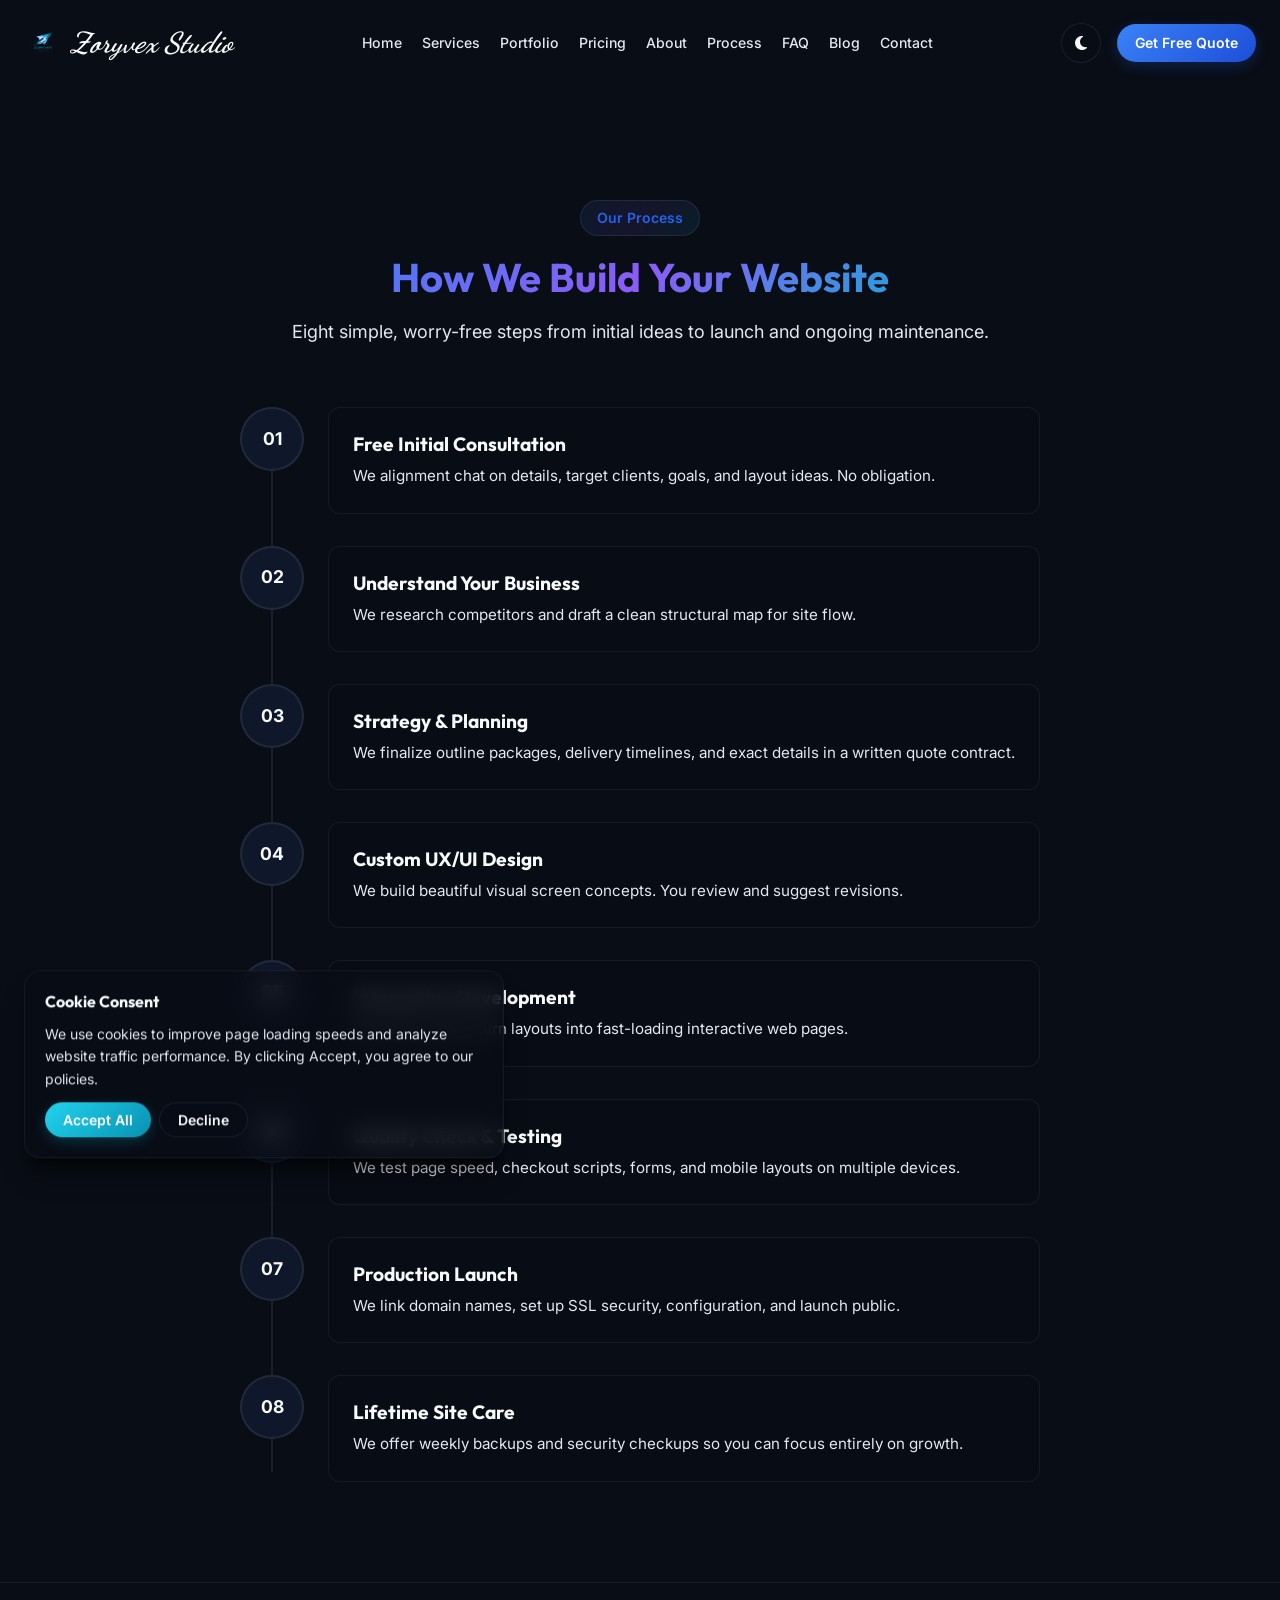
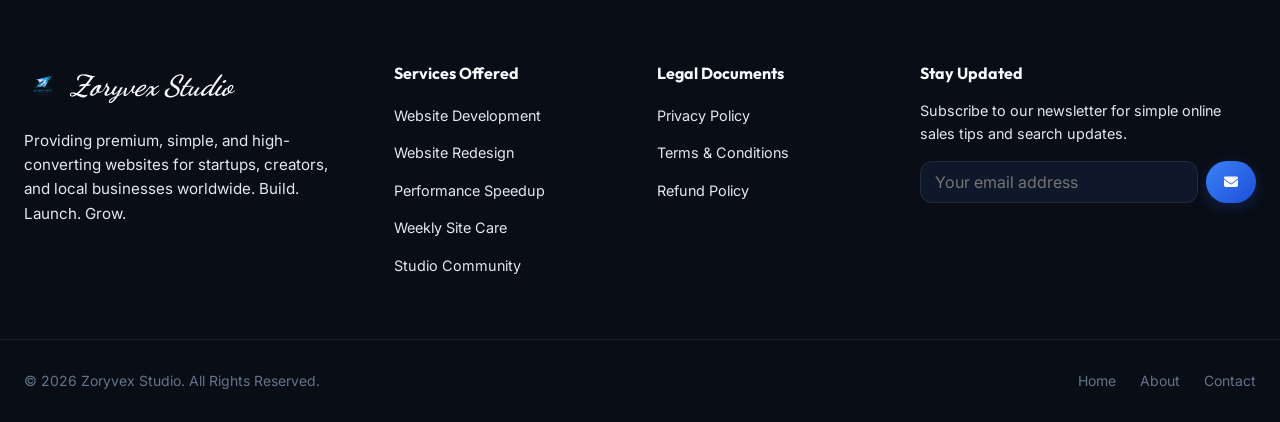
<file: process.html>
<!DOCTYPE html>
<html lang="en">
<head>
  <meta charset="UTF-8">
  <meta name="viewport" content="width=device-width, initial-scale=1.0">
  <title>Zoryvex Studio | Beautiful, Fast & Professional Websites That Help Businesses Grow</title>
  
  <!-- SEO Metadata -->
  <meta name="description" content="From local shops to modern startups, Zoryvex Studio creates premium, fast, and easy-to-understand websites that build trust, attract customers, and grow your business online. Get your free quote today!">
  <meta name="keywords" content="digital agency, website builder, startup website, local business website, e-commerce storefront, personal branding, professional website design">
  <meta name="author" content="Zoryvex Studio">
  
  <!-- Open Graph / Facebook -->
  <meta property="og:type" content="website">
  <meta property="og:title" content="Zoryvex Studio | Professional Websites That Grow Your Business">
  <meta property="og:description" content="Simple, beautiful, and transparent web design for startups, creators, and local businesses. No complex tech talk—just results.">
  <meta property="og:image" content="images/hero-dashboard.png">
  
  <!-- Twitter -->
  <meta property="twitter:card" content="summary_large_image">
  <meta property="twitter:title" content="Zoryvex Studio | Professional Websites That Grow Your Business">
  <meta property="twitter:description" content="Simple, beautiful, and transparent web design for startups, creators, and local businesses. No complex tech talk—just results.">
  <meta property="twitter:image" content="images/hero-dashboard.png">

  <!-- Icons & Fonts -->
  <link rel="stylesheet" href="https://cdnjs.cloudflare.com/ajax/libs/font-awesome/6.4.0/css/all.min.css">
  <link rel="stylesheet" href="css/style.css">
</head>
<body class="dark-theme">

  <!-- ==========================================
       PAGE LOADER
       ========================================== -->
  <div id="page-loader">
    <div class="loader-spinner"></div>
  </div>

  <!-- ==========================================
       HEADER & NAVIGATION
       ========================================== -->
  <header>
    <div class="container nav-container">
      <a href="index.html" class="logo">
        <img src="images/logo.png" alt="Zoryvex Studio Logo" class="logo-icon-img">
        Zoryvex Studio
      </a>
      
      <nav>
        <ul class="nav-links">
          <li><a href="index.html">Home</a></li>
          <li><a href="services.html">Services</a></li>
          <li><a href="portfolio.html">Portfolio</a></li>
          <li><a href="pricing.html">Pricing</a></li>
          <li><a href="about.html">About</a></li>
          <li><a href="process.html">Process</a></li>
          <li><a href="faq.html">FAQ</a></li>
          <li><a href="blog.html">Blog</a></li>
          <li><a href="contact.html">Contact</a></li>
          <li class="mobile-only-cta"><a href="contact.html" class="btn btn-primary">Get Free Quote</a></li>
        </ul>
      </nav>

      <div class="header-right">
        

        <!-- Light/Dark Toggle -->
        <button id="theme-toggle" class="theme-toggle-btn" aria-label="Toggle Theme">
          <i class="fas fa-sun sun-icon"></i>
          <i class="fas fa-moon moon-icon"></i>
        </button>

        <!-- CTA Header Button -->
        <a href="contact.html" class="btn btn-primary btn-sm">Get Free Quote</a>
      </div>

      <!-- Mobile Menu Toggle Button -->
      <button id="mobile-menu-toggle" class="mobile-toggle" aria-label="Toggle Navigation Menu">
        <span class="mobile-toggle-line"></span>
        <span class="mobile-toggle-line"></span>
        <span class="mobile-toggle-line"></span>
      </button>
    </div>
  </header>

  <main style="padding-top: 100px;">
        <section id="process" class="process section">
      <div class="container">
        <div class="section-header">
          <span class="badge">Our Process</span>
          <h2>How We Build Your Website</h2>
          <p>Eight simple, worry-free steps from initial ideas to launch and ongoing maintenance.</p>
        </div>

        <div class="process-flow">
          <div class="process-step">
            <div class="process-badge">01</div>
            <div class="process-info">
              <h3>Free Initial Consultation</h3>
              <p>We alignment chat on details, target clients, goals, and layout ideas. No obligation.</p>
            </div>
          </div>

          <div class="process-step">
            <div class="process-badge">02</div>
            <div class="process-info">
              <h3>Understand Your Business</h3>
              <p>We research competitors and draft a clean structural map for site flow.</p>
            </div>
          </div>

          <div class="process-step">
            <div class="process-badge">03</div>
            <div class="process-info">
              <h3>Strategy & Planning</h3>
              <p>We finalize outline packages, delivery timelines, and exact details in a written quote contract.</p>
            </div>
          </div>

          <div class="process-step">
            <div class="process-badge">04</div>
            <div class="process-info">
              <h3>Custom UX/UI Design</h3>
              <p>We build beautiful visual screen concepts. You review and suggest revisions.</p>
            </div>
          </div>

          <div class="process-step">
            <div class="process-badge">05</div>
            <div class="process-info">
              <h3>Interactive Development</h3>
              <p>We write code to turn layouts into fast-loading interactive web pages.</p>
            </div>
          </div>

          <div class="process-step">
            <div class="process-badge">06</div>
            <div class="process-info">
              <h3>Quality Check & Testing</h3>
              <p>We test page speed, checkout scripts, forms, and mobile layouts on multiple devices.</p>
            </div>
          </div>

          <div class="process-step">
            <div class="process-badge">07</div>
            <div class="process-info">
              <h3>Production Launch</h3>
              <p>We link domain names, set up SSL security, configuration, and launch public.</p>
            </div>
          </div>

          <div class="process-step">
            <div class="process-badge">08</div>
            <div class="process-info">
              <h3>Lifetime Site Care</h3>
              <p>We offer weekly backups and security checkups so you can focus entirely on growth.</p>
            </div>
          </div>
        </div>
      </div>
    </section>

    <!-- ==========================================
         PORTFOLIO SECTION
         ========================================== -->
        <div id="booking-modal" class="modal" aria-hidden="true" role="dialog">
      <div class="modal-content" style="max-width: 520px;">
        <div class="modal-header">
          <h3>Schedule Consultation</h3>
          <span id="close-booking-modal" class="close-modal">&times;</span>
        </div>
        <div class="modal-body">
          <div class="calendar-widget">
            <div class="calendar-header">
              <h4 id="cal-month-title">Month Year</h4>
            </div>
            
            <!-- Calendar Days Header -->
            <div class="calendar-grid">
              <div class="calendar-day-header">Su</div>
              <div class="calendar-day-header">Mo</div>
              <div class="calendar-day-header">Tu</div>
              <div class="calendar-day-header">We</div>
              <div class="calendar-day-header">Th</div>
              <div class="calendar-day-header">Fr</div>
              <div class="calendar-day-header">Sa</div>
            </div>

            <!-- Injected Calendar Days -->
            <div id="cal-days-grid" class="calendar-grid"></div>
            
            <!-- Injected Time slots -->
            <h4 style="margin-top: 16px;">Available Times (EST):</h4>
            <div id="time-slots-container" class="time-slots">
              <p style="font-size: 0.85rem; color: var(--text-tertiary);">Select a date above to display available slots.</p>
            </div>

            <button id="confirm-booking-btn" class="btn btn-accent" style="width: 100%; margin-top: 24px;">Confirm Call Slot</button>
          </div>
        </div>
      </div>
    </div>

  </main>
  
  <!-- ==========================================
       FOOTER
       ========================================== -->
  <footer>
    <div class="container footer-grid">
      <div class="footer-brand">
        <a href="index.html" class="logo">
          <img src="images/logo.png" alt="Zoryvex Studio Logo" class="logo-icon-img">
          Zoryvex Studio
        </a>
        <p>Providing premium, simple, and high-converting websites for startups, creators, and local businesses worldwide. Build. Launch. Grow.</p>
      </div>

      <div class="footer-links-col">
        <h4>Services Offered</h4>
        <ul>
          <li><a href="services.html">Website Development</a></li>
          <li><a href="services.html">Website Redesign</a></li>
          <li><a href="services.html">Performance Speedup</a></li>
          <li><a href="services.html">Weekly Site Care</a></li>
          <li><a href="community.html">Studio Community</a></li>
        </ul>
      </div>

      <div class="footer-links-col">
        <h4>Legal Documents</h4>
        <ul>
          <li><a href="privacy.html">Privacy Policy</a></li>
          <li><a href="terms.html">Terms & Conditions</a></li>
          <li><a href="refund.html">Refund Policy</a></li>
        </ul>
      </div>

      <div class="footer-newsletter">
        <h4>Stay Updated</h4>
        <p>Subscribe to our newsletter for simple online sales tips and search updates.</p>
        <form class="newsletter-form" onsubmit="event.preventDefault(); alert('Subscribed successfully!'); this.reset();">
          <input type="email" placeholder="Your email address" required aria-label="Newsletter email input">
          <button type="submit" class="btn btn-primary btn-sm"><i class="fas fa-envelope"></i></button>
        </form>
      </div>
    </div>

    <div class="container footer-bottom">
      <p>© 2026 Zoryvex Studio. All Rights Reserved.</p>
      <div class="footer-bottom-links">
        <a href="index.html">Home</a>
        <a href="about.html">About</a>
        <a href="contact.html">Contact</a>
      </div>
    </div>
  </footer>

  

  <!-- ==========================================
       FLOATING WHATSAPP BUTTON
       ========================================== -->
  <!-- ==========================================
       BACK TO TOP BUTTON
       ========================================== -->
  <button id="back-to-top" aria-label="Back To Top">
    <i class="fas fa-chevron-up"></i>
  </button>

  <!-- ==========================================
       LIVE CHAT WIDGET
       ========================================== -->
  <!-- ==========================================
       COOKIE CONSENT BANNER
       ========================================== -->
  <div id="cookie-banner" class="cookie-banner glass-card">
    <h4>Cookie Consent</h4>
    <p>We use cookies to improve page loading speeds and analyze website traffic performance. By clicking Accept, you agree to our policies.</p>
    <div class="cookie-buttons">
      <button id="accept-cookies" class="btn btn-accent btn-sm">Accept All</button>
      <button id="decline-cookies" class="btn btn-secondary btn-sm">Decline</button>
    </div>
  </div>

  <!-- Core JavaScript -->
  <script src="js/app.js?v=4"></script>
</body>
</html>
</file>
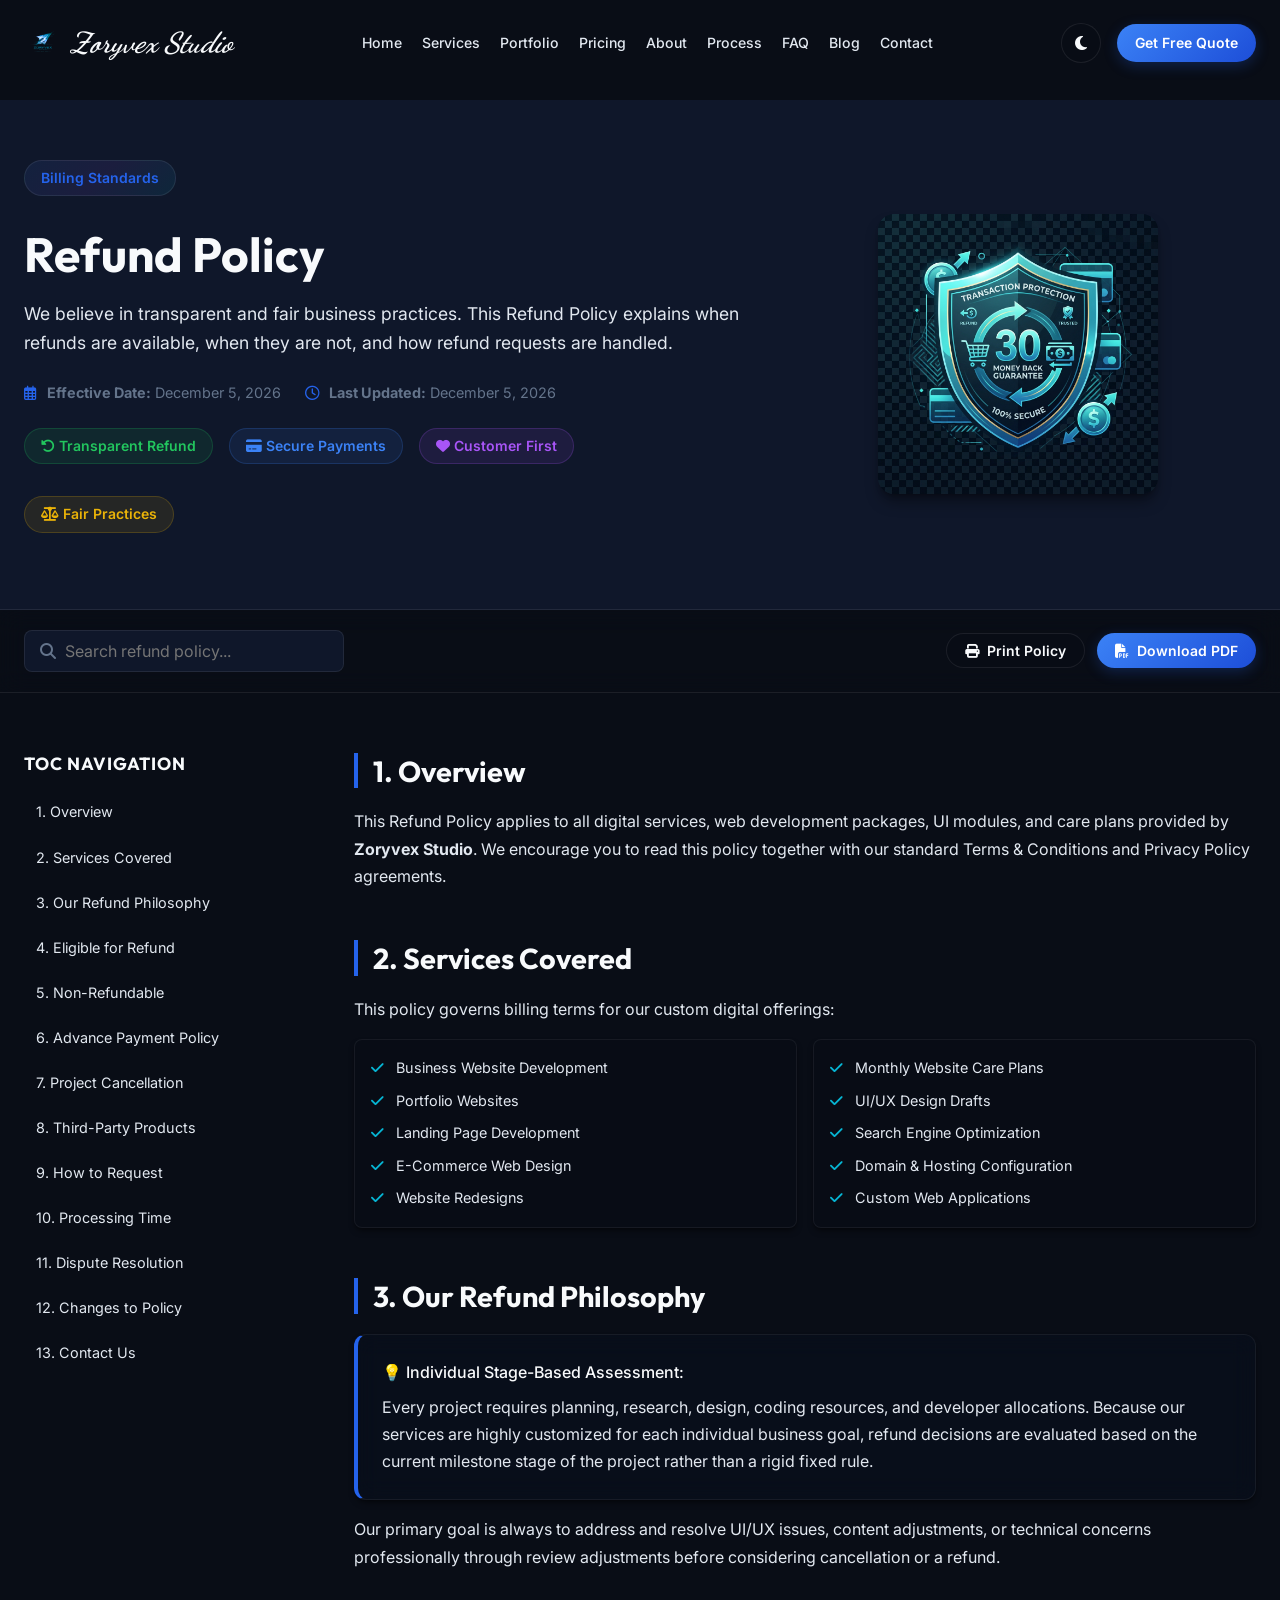
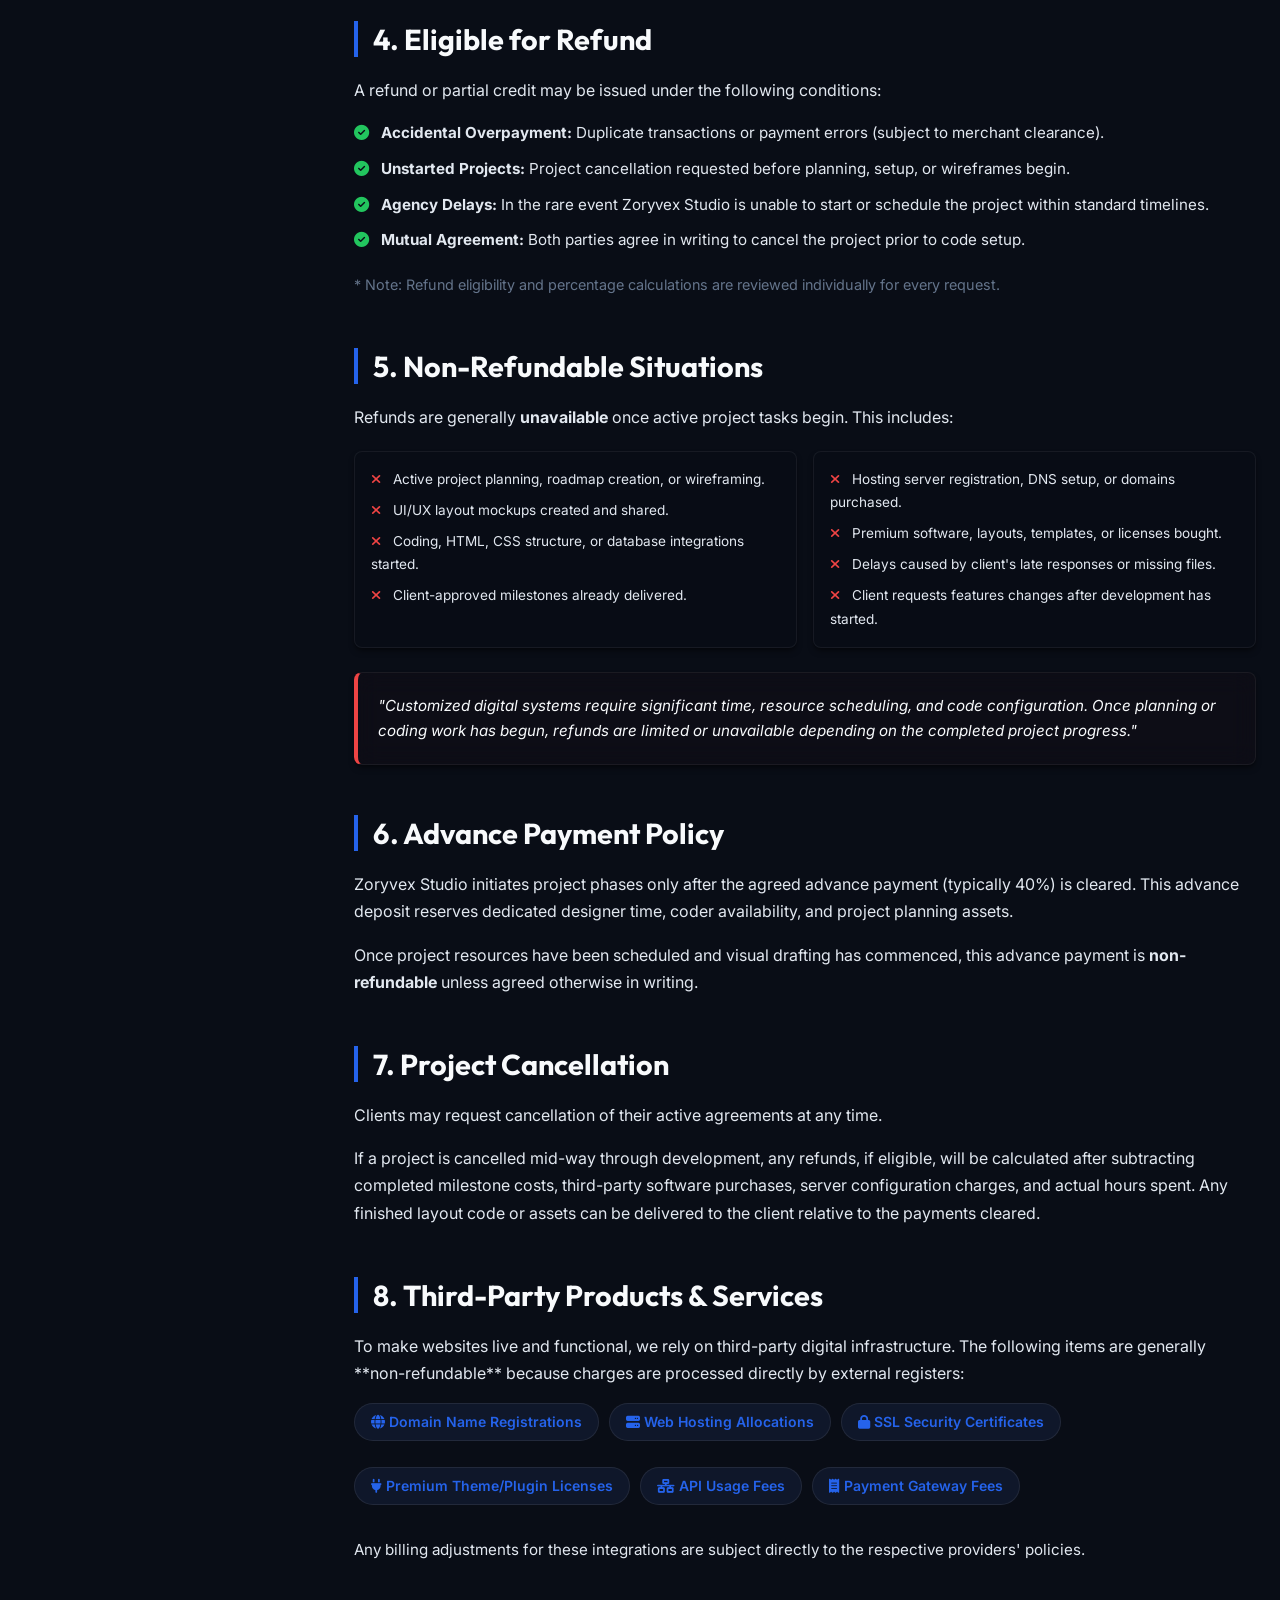
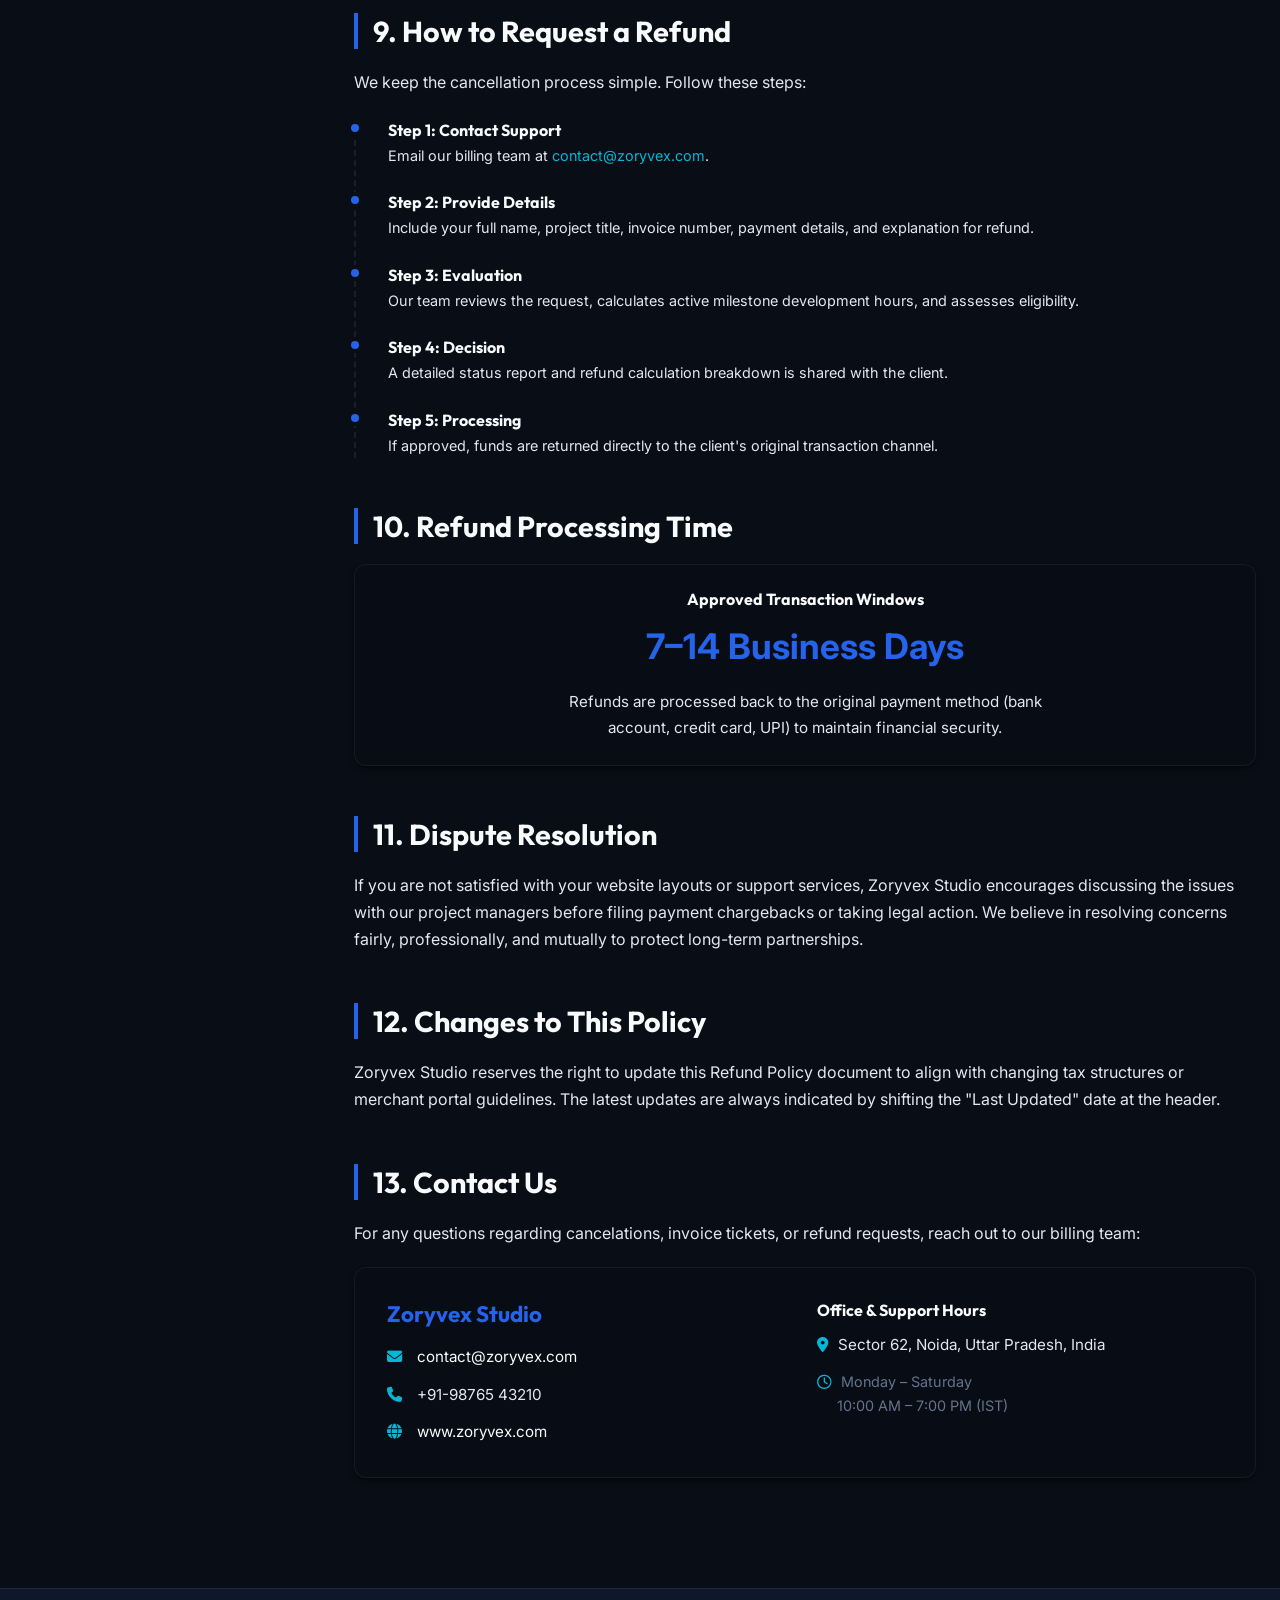
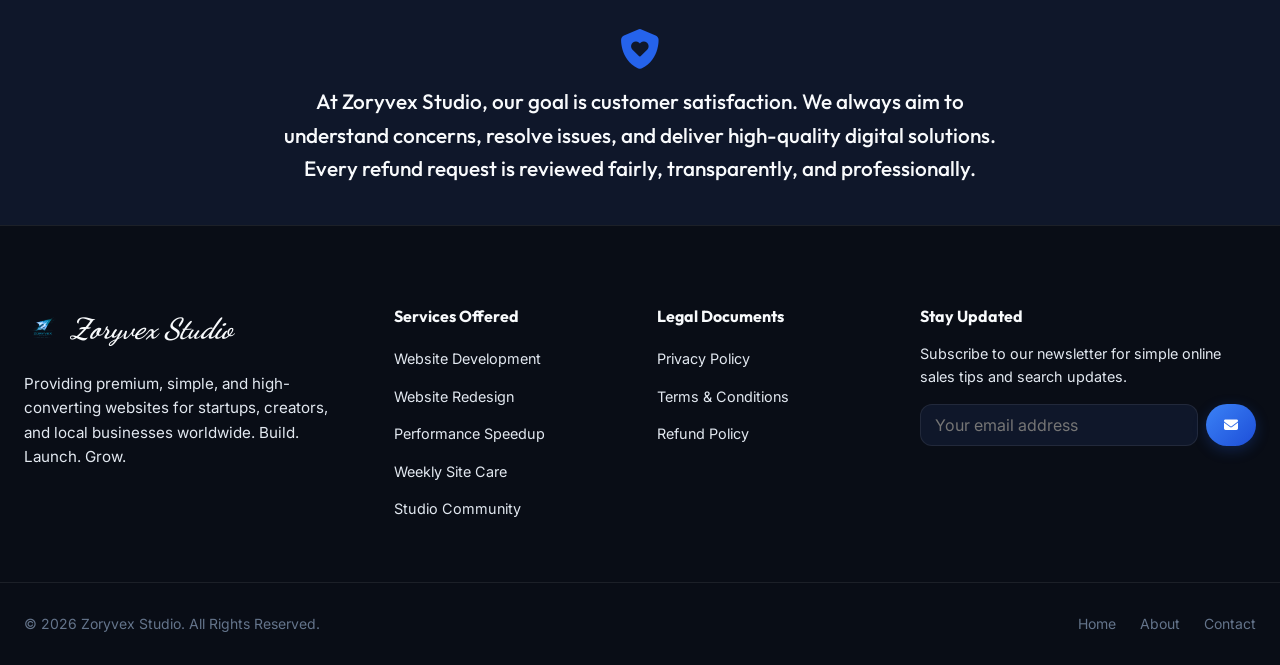
<file: refund.html>
<!DOCTYPE html>
<html lang="en">
<head>
  <meta charset="UTF-8">
  <meta name="viewport" content="width=device-width, initial-scale=1.0">
  <title>Refund Policy | Zoryvex Studio</title>
  
  <!-- SEO Metadata -->
  <meta name="description" content="Read Zoryvex Studio's transparent Refund Policy. Understand eligibility guidelines, advance payments, and third-party service policies.">
  <meta name="author" content="Zoryvex Studio">
  
  <!-- Icons & Fonts -->
  <link rel="stylesheet" href="https://cdnjs.cloudflare.com/ajax/libs/font-awesome/6.4.0/css/all.min.css">
  <link rel="stylesheet" href="css/style.css">
</head>
<body class="dark-theme">

  <!-- Scroll Progress Indicator -->
  <div id="scroll-progress-bar" style="position: fixed; top: 0; left: 0; height: 4px; background: linear-gradient(90deg, var(--primary), var(--accent)); width: 0%; z-index: 1000; transition: width 0.1s ease;"></div>

  <!-- ==========================================
       PAGE LOADER
       ========================================== -->
  <div id="page-loader">
    <div class="loader-spinner"></div>
  </div>

  <!-- ==========================================
       HEADER & NAVIGATION
       ========================================== -->
  <header>
    <div class="container nav-container">
      <a href="index.html" class="logo">
        <img src="images/logo.png" alt="Zoryvex Studio Logo" class="logo-icon-img">
        Zoryvex Studio
      </a>
      
      <nav>
        <ul class="nav-links">
          <li><a href="index.html">Home</a></li>
          <li><a href="services.html">Services</a></li>
          <li><a href="portfolio.html">Portfolio</a></li>
          <li><a href="pricing.html">Pricing</a></li>
          <li><a href="about.html">About</a></li>
          <li><a href="process.html">Process</a></li>
          <li><a href="faq.html">FAQ</a></li>
          <li><a href="blog.html">Blog</a></li>
          <li><a href="contact.html">Contact</a></li>
          <li class="mobile-only-cta"><a href="contact.html" class="btn btn-primary">Get Free Quote</a></li>
        </ul>
      </nav>

      <div class="header-right">
        <!-- Theme Toggle -->
        <button id="theme-toggle" class="theme-toggle-btn" aria-label="Toggle Theme">
          <i class="fas fa-sun sun-icon"></i>
          <i class="fas fa-moon moon-icon"></i>
        </button>

        <!-- CTA Header Button -->
        <a href="contact.html" class="btn btn-primary btn-sm">Get Free Quote</a>
      </div>

      <!-- Mobile Menu Toggle Button -->
      <button id="mobile-menu-toggle" class="mobile-toggle" aria-label="Toggle Navigation Menu">
        <span class="mobile-toggle-line"></span>
        <span class="mobile-toggle-line"></span>
        <span class="mobile-toggle-line"></span>
      </button>
    </div>
  </header>

  <main style="padding-top: 100px;">
    
    <!-- ==========================================
         REFUND POLICY HERO
         ========================================== -->
    <section class="privacy-hero" style="background: var(--bg-secondary); padding: 60px 0; border-bottom: 1px solid var(--border-color);">
      <div class="container" style="display: grid; grid-template-columns: 1.2fr 0.8fr; gap: 40px; align-items: center;">
        <div>
          <span class="badge">Billing Standards</span>
          <h1 style="font-size: 3rem; margin-top: 12px; margin-bottom: 16px;">Refund Policy</h1>
          <p style="font-size: 1.1rem; line-height: 1.6; color: var(--text-secondary); margin-bottom: 24px;">
            We believe in transparent and fair business practices. This Refund Policy explains when refunds are available, when they are not, and how refund requests are handled.
          </p>
          <div style="display: flex; gap: 24px; flex-wrap: wrap; margin-bottom: 24px; font-size: 0.9rem; color: var(--text-tertiary);">
            <div><i class="far fa-calendar-alt" style="margin-right: 6px; color: var(--primary);"></i> <strong>Effective Date:</strong> <span class="dynamic-date"></span></div>
            <div><i class="far fa-clock" style="margin-right: 6px; color: var(--primary);"></i> <strong>Last Updated:</strong> <span class="dynamic-date"></span></div>
          </div>
          <!-- Trust Badges -->
          <div style="display: flex; gap: 16px; flex-wrap: wrap;">
            <span class="badge" style="background: rgba(34,197,94,0.1); color: #22c55e; border: 1px solid rgba(34,197,94,0.2);"><i class="fas fa-undo-alt"></i> Transparent Refund</span>
            <span class="badge" style="background: rgba(59,130,246,0.1); color: #3b82f6; border: 1px solid rgba(59,130,246,0.2);"><i class="fas fa-credit-card"></i> Secure Payments</span>
            <span class="badge" style="background: rgba(168,85,247,0.1); color: #a855f7; border: 1px solid rgba(168,85,247,0.2);"><i class="fas fa-heart"></i> Customer First</span>
            <span class="badge" style="background: rgba(234,179,8,0.1); color: #eab308; border: 1px solid rgba(234,179,8,0.2);"><i class="fas fa-balance-scale"></i> Fair Practices</span>
          </div>
        </div>
        <div style="display: flex; justify-content: center;">
          <img src="images/refund-illustration.png" alt="Zoryvex Studio Secure Billing & Refund Policy Illustration" style="max-width: 100%; height: auto; max-height: 280px; border-radius: var(--radius-lg); box-shadow: var(--shadow-lg);">
        </div>
      </div>
    </section>

    <!-- ==========================================
         TOOLBAR & SEARCH CONTAINER
         ========================================== -->
    <section style="background: var(--bg-primary); padding: 20px 0; position: sticky; top: 80px; z-index: 100; border-bottom: 1px solid var(--border-color); backdrop-filter: blur(12px); background: rgba(var(--bg-primary-rgb), 0.85);">
      <div class="container" style="display: flex; justify-content: space-between; align-items: center; gap: 20px; flex-wrap: wrap;">
        <div style="position: relative; width: 320px; max-width: 100%;">
          <input type="text" id="policy-search" placeholder="Search refund policy..." style="width: 100%; padding: 10px 16px 10px 40px; border-radius: var(--radius-sm); border: 1px solid var(--border-color); background: var(--bg-secondary); color: var(--text-primary); outline: none;">
          <i class="fas fa-search" style="position: absolute; left: 16px; top: 50%; transform: translateY(-50%); color: var(--text-tertiary);"></i>
        </div>
        <div style="display: flex; gap: 12px;">
          <button id="btn-print-policy" class="btn btn-secondary btn-sm"><i class="fas fa-print"></i> Print Policy</button>
          <button id="btn-download-pdf" class="btn btn-primary btn-sm"><i class="fas fa-file-pdf"></i> Download PDF</button>
        </div>
      </div>
    </section>

    <!-- ==========================================
         REFUND POLICY CONTENT
         ========================================== -->
    <section style="padding: 60px 0; background: var(--bg-primary);">
      <div class="container" style="display: grid; grid-template-columns: 280px 1fr; gap: 50px;">
        
        <!-- Sidebar Navigation (Sticky Table of Contents) -->
        <aside class="privacy-sidebar" style="position: sticky; top: 160px; height: fit-content; max-height: calc(100vh - 180px); overflow-y: auto; padding-right: 15px;">
          <h4 style="font-family: var(--font-heading); margin-bottom: 20px; font-size: 1.1rem; text-transform: uppercase; letter-spacing: 1px; color: var(--text-primary);">TOC Navigation</h4>
          <ul id="policy-toc" style="list-style: none; display: flex; flex-direction: column; gap: 10px; font-size: 0.9rem;">
            <li><a href="#overview" class="toc-link active">1. Overview</a></li>
            <li><a href="#services" class="toc-link">2. Services Covered</a></li>
            <li><a href="#philosophy" class="toc-link">3. Our Refund Philosophy</a></li>
            <li><a href="#eligible" class="toc-link">4. Eligible for Refund</a></li>
            <li><a href="#non-refundable" class="toc-link">5. Non-Refundable</a></li>
            <li><a href="#advance-policy" class="toc-link">6. Advance Payment Policy</a></li>
            <li><a href="#cancellation" class="toc-link">7. Project Cancellation</a></li>
            <li><a href="#third-party" class="toc-link">8. Third-Party Products</a></li>
            <li><a href="#how-to-request" class="toc-link">9. How to Request</a></li>
            <li><a href="#processing-time" class="toc-link">10. Processing Time</a></li>
            <li><a href="#dispute" class="toc-link">11. Dispute Resolution</a></li>
            <li><a href="#changes" class="toc-link">12. Changes to Policy</a></li>
            <li><a href="#contact" class="toc-link">13. Contact Us</a></li>
          </ul>
        </aside>

        <!-- Document Details -->
        <div class="privacy-document-body" style="line-height: 1.7; color: var(--text-secondary);">
          
          <!-- Section 1: Overview -->
          <article id="overview" class="policy-section" style="margin-bottom: 50px; scroll-margin-top: 160px;">
            <h2 style="font-size: 1.8rem; margin-bottom: 20px; color: var(--text-primary); border-left: 4px solid var(--primary); padding-left: 15px;">1. Overview</h2>
            <p>
              This Refund Policy applies to all digital services, web development packages, UI modules, and care plans provided by <strong>Zoryvex Studio</strong>. We encourage you to read this policy together with our standard Terms & Conditions and Privacy Policy agreements.
            </p>
          </article>

          <!-- Section 2: Services Covered -->
          <article id="services" class="policy-section" style="margin-bottom: 50px; scroll-margin-top: 160px;">
            <h2 style="font-size: 1.8rem; margin-bottom: 20px; color: var(--text-primary); border-left: 4px solid var(--primary); padding-left: 15px;">2. Services Covered</h2>
            <p style="margin-bottom: 16px;">
              This policy governs billing terms for our custom digital offerings:
            </p>
            <div style="display: grid; grid-template-columns: 1fr 1fr; gap: 16px;" class="info-collect-grid">
              <div class="glass-card" style="padding: 16px; border-radius: var(--radius-sm);">
                <ul style="list-style: none; display: flex; flex-direction: column; gap: 8px; font-size: 0.9rem;">
                  <li><i class="fas fa-check" style="color: var(--accent); margin-right: 8px;"></i> Business Website Development</li>
                  <li><i class="fas fa-check" style="color: var(--accent); margin-right: 8px;"></i> Portfolio Websites</li>
                  <li><i class="fas fa-check" style="color: var(--accent); margin-right: 8px;"></i> Landing Page Development</li>
                  <li><i class="fas fa-check" style="color: var(--accent); margin-right: 8px;"></i> E-Commerce Web Design</li>
                  <li><i class="fas fa-check" style="color: var(--accent); margin-right: 8px;"></i> Website Redesigns</li>
                </ul>
              </div>
              <div class="glass-card" style="padding: 16px; border-radius: var(--radius-sm);">
                <ul style="list-style: none; display: flex; flex-direction: column; gap: 8px; font-size: 0.9rem;">
                  <li><i class="fas fa-check" style="color: var(--accent); margin-right: 8px;"></i> Monthly Website Care Plans</li>
                  <li><i class="fas fa-check" style="color: var(--accent); margin-right: 8px;"></i> UI/UX Design Drafts</li>
                  <li><i class="fas fa-check" style="color: var(--accent); margin-right: 8px;"></i> Search Engine Optimization</li>
                  <li><i class="fas fa-check" style="color: var(--accent); margin-right: 8px;"></i> Domain & Hosting Configuration</li>
                  <li><i class="fas fa-check" style="color: var(--accent); margin-right: 8px;"></i> Custom Web Applications</li>
                </ul>
              </div>
            </div>
          </article>

          <!-- Section 3: Our Refund Philosophy -->
          <article id="philosophy" class="policy-section" style="margin-bottom: 50px; scroll-margin-top: 160px;">
            <h2 style="font-size: 1.8rem; margin-bottom: 20px; color: var(--text-primary); border-left: 4px solid var(--primary); padding-left: 15px;">3. Our Refund Philosophy</h2>
            <div class="glass-card" style="padding: 24px; border-left: 4px solid var(--primary); border-radius: var(--radius-md); background: rgba(var(--primary-rgb), 0.02); margin-bottom: 16px;">
              <p style="font-weight: 500; color: var(--text-primary); margin-bottom: 8px;">
                💡 Individual Stage-Based Assessment:
              </p>
              <p>
                Every project requires planning, research, design, coding resources, and developer allocations. Because our services are highly customized for each individual business goal, refund decisions are evaluated based on the current milestone stage of the project rather than a rigid fixed rule.
              </p>
            </div>
            <p>
              Our primary goal is always to address and resolve UI/UX issues, content adjustments, or technical concerns professionally through review adjustments before considering cancellation or a refund.
            </p>
          </article>

          <!-- Section 4: Eligible for Refund -->
          <article id="eligible" class="policy-section" style="margin-bottom: 50px; scroll-margin-top: 160px;">
            <h2 style="font-size: 1.8rem; margin-bottom: 20px; color: var(--text-primary); border-left: 4px solid var(--primary); padding-left: 15px;">4. Eligible for Refund</h2>
            <p style="margin-bottom: 16px;">
              A refund or partial credit may be issued under the following conditions:
            </p>
            <ul style="list-style: none; display: flex; flex-direction: column; gap: 10px; font-size: 0.95rem; margin-bottom: 20px;">
              <li><i class="fas fa-check-circle" style="color: #22c55e; margin-right: 8px;"></i> <strong>Accidental Overpayment:</strong> Duplicate transactions or payment errors (subject to merchant clearance).</li>
              <li><i class="fas fa-check-circle" style="color: #22c55e; margin-right: 8px;"></i> <strong>Unstarted Projects:</strong> Project cancellation requested before planning, setup, or wireframes begin.</li>
              <li><i class="fas fa-check-circle" style="color: #22c55e; margin-right: 8px;"></i> <strong>Agency Delays:</strong> In the rare event Zoryvex Studio is unable to start or schedule the project within standard timelines.</li>
              <li><i class="fas fa-check-circle" style="color: #22c55e; margin-right: 8px;"></i> <strong>Mutual Agreement:</strong> Both parties agree in writing to cancel the project prior to code setup.</li>
            </ul>
            <p style="font-size: 0.9rem; color: var(--text-tertiary);">
              * Note: Refund eligibility and percentage calculations are reviewed individually for every request.
            </p>
          </article>

          <!-- Section 5: Non-Refundable Situations -->
          <article id="non-refundable" class="policy-section" style="margin-bottom: 50px; scroll-margin-top: 160px;">
            <h2 style="font-size: 1.8rem; margin-bottom: 20px; color: var(--text-primary); border-left: 4px solid var(--primary); padding-left: 15px;">5. Non-Refundable Situations</h2>
            <p style="margin-bottom: 20px;">
              Refunds are generally <strong>unavailable</strong> once active project tasks begin. This includes:
            </p>
            
            <div style="display: grid; grid-template-columns: 1fr 1fr; gap: 16px; margin-bottom: 24px;" class="info-collect-grid">
              <div class="glass-card" style="padding: 16px; border-radius: var(--radius-sm);">
                <ul style="list-style: none; display: flex; flex-direction: column; gap: 8px; font-size: 0.85rem;">
                  <li><i class="fas fa-times" style="color: #ef4444; margin-right: 8px;"></i> Active project planning, roadmap creation, or wireframing.</li>
                  <li><i class="fas fa-times" style="color: #ef4444; margin-right: 8px;"></i> UI/UX layout mockups created and shared.</li>
                  <li><i class="fas fa-times" style="color: #ef4444; margin-right: 8px;"></i> Coding, HTML, CSS structure, or database integrations started.</li>
                  <li><i class="fas fa-times" style="color: #ef4444; margin-right: 8px;"></i> Client-approved milestones already delivered.</li>
                </ul>
              </div>
              <div class="glass-card" style="padding: 16px; border-radius: var(--radius-sm);">
                <ul style="list-style: none; display: flex; flex-direction: column; gap: 8px; font-size: 0.85rem;">
                  <li><i class="fas fa-times" style="color: #ef4444; margin-right: 8px;"></i> Hosting server registration, DNS setup, or domains purchased.</li>
                  <li><i class="fas fa-times" style="color: #ef4444; margin-right: 8px;"></i> Premium software, layouts, templates, or licenses bought.</li>
                  <li><i class="fas fa-times" style="color: #ef4444; margin-right: 8px;"></i> Delays caused by client's late responses or missing files.</li>
                  <li><i class="fas fa-times" style="color: #ef4444; margin-right: 8px;"></i> Client requests features changes after development has started.</li>
                </ul>
              </div>
            </div>

            <div class="glass-card" style="padding: 20px; border-radius: var(--radius-sm); border-left: 4px solid #ef4444; background: rgba(239,68,68,0.02);">
              <p style="font-style: italic; font-size: 0.95rem; color: var(--text-primary);">
                "Customized digital systems require significant time, resource scheduling, and code configuration. Once planning or coding work has begun, refunds are limited or unavailable depending on the completed project progress."
              </p>
            </div>
          </article>

          <!-- Section 6: Advance Payment Policy -->
          <article id="advance-policy" class="policy-section" style="margin-bottom: 50px; scroll-margin-top: 160px;">
            <h2 style="font-size: 1.8rem; margin-bottom: 20px; color: var(--text-primary); border-left: 4px solid var(--primary); padding-left: 15px;">6. Advance Payment Policy</h2>
            <p style="margin-bottom: 16px;">
              Zoryvex Studio initiates project phases only after the agreed advance payment (typically 40%) is cleared. This advance deposit reserves dedicated designer time, coder availability, and project planning assets.
            </p>
            <p>
              Once project resources have been scheduled and visual drafting has commenced, this advance payment is <strong>non-refundable</strong> unless agreed otherwise in writing.
            </p>
          </article>

          <!-- Section 7: Project Cancellation -->
          <article id="cancellation" class="policy-section" style="margin-bottom: 50px; scroll-margin-top: 160px;">
            <h2 style="font-size: 1.8rem; margin-bottom: 20px; color: var(--text-primary); border-left: 4px solid var(--primary); padding-left: 15px;">7. Project Cancellation</h2>
            <p style="margin-bottom: 16px;">
              Clients may request cancellation of their active agreements at any time.
            </p>
            <p>
              If a project is cancelled mid-way through development, any refunds, if eligible, will be calculated after subtracting completed milestone costs, third-party software purchases, server configuration charges, and actual hours spent. Any finished layout code or assets can be delivered to the client relative to the payments cleared.
            </p>
          </article>

          <!-- Section 8: Third-Party Products & Services -->
          <article id="third-party" class="policy-section" style="margin-bottom: 50px; scroll-margin-top: 160px;">
            <h2 style="font-size: 1.8rem; margin-bottom: 20px; color: var(--text-primary); border-left: 4px solid var(--primary); padding-left: 15px;">8. Third-Party Products & Services</h2>
            <p style="margin-bottom: 16px;">
              To make websites live and functional, we rely on third-party digital infrastructure. The following items are generally **non-refundable** because charges are processed directly by external registers:
            </p>
            <div style="display: flex; gap: 10px; flex-wrap: wrap; margin-bottom: 16px;">
              <span class="badge" style="background: var(--bg-secondary);"><i class="fas fa-globe"></i> Domain Name Registrations</span>
              <span class="badge" style="background: var(--bg-secondary);"><i class="fas fa-server"></i> Web Hosting Allocations</span>
              <span class="badge" style="background: var(--bg-secondary);"><i class="fas fa-lock"></i> SSL Security Certificates</span>
              <span class="badge" style="background: var(--bg-secondary);"><i class="fas fa-plug"></i> Premium Theme/Plugin Licenses</span>
              <span class="badge" style="background: var(--bg-secondary);"><i class="fas fa-network-wired"></i> API Usage Fees</span>
              <span class="badge" style="background: var(--bg-secondary);"><i class="fas fa-receipt"></i> Payment Gateway Fees</span>
            </div>
            <p style="font-size: 0.95rem;">
              Any billing adjustments for these integrations are subject directly to the respective providers' policies.
            </p>
          </article>

          <!-- Section 9: How to Request a Refund -->
          <article id="how-to-request" class="policy-section" style="margin-bottom: 50px; scroll-margin-top: 160px;">
            <h2 style="font-size: 1.8rem; margin-bottom: 20px; color: var(--text-primary); border-left: 4px solid var(--primary); padding-left: 15px;">9. How to Request a Refund</h2>
            <p style="margin-bottom: 24px;">
              We keep the cancellation process simple. Follow these steps:
            </p>
            
            <!-- Timeline Layout -->
            <div style="display: flex; flex-direction: column; gap: 24px; position: relative; padding-left: 32px; border-left: 2px dashed var(--border-color);" class="refund-timeline">
              <div>
                <span style="position: absolute; left: -9px; width: 16px; height: 16px; border-radius: 50%; background: var(--primary); border: 4px solid var(--bg-primary);"></span>
                <h4 style="color: var(--text-primary); margin-bottom: 4px;">Step 1: Contact Support</h4>
                <p style="font-size: 0.9rem;">Email our billing team at <a href="mailto:contact@zoryvex.com" style="color: var(--accent);">contact@zoryvex.com</a>.</p>
              </div>
              <div>
                <span style="position: absolute; left: -9px; width: 16px; height: 16px; border-radius: 50%; background: var(--primary); border: 4px solid var(--bg-primary);"></span>
                <h4 style="color: var(--text-primary); margin-bottom: 4px;">Step 2: Provide Details</h4>
                <p style="font-size: 0.9rem;">Include your full name, project title, invoice number, payment details, and explanation for refund.</p>
              </div>
              <div>
                <span style="position: absolute; left: -9px; width: 16px; height: 16px; border-radius: 50%; background: var(--primary); border: 4px solid var(--bg-primary);"></span>
                <h4 style="color: var(--text-primary); margin-bottom: 4px;">Step 3: Evaluation</h4>
                <p style="font-size: 0.9rem;">Our team reviews the request, calculates active milestone development hours, and assesses eligibility.</p>
              </div>
              <div>
                <span style="position: absolute; left: -9px; width: 16px; height: 16px; border-radius: 50%; background: var(--primary); border: 4px solid var(--bg-primary);"></span>
                <h4 style="color: var(--text-primary); margin-bottom: 4px;">Step 4: Decision</h4>
                <p style="font-size: 0.9rem;">A detailed status report and refund calculation breakdown is shared with the client.</p>
              </div>
              <div>
                <span style="position: absolute; left: -9px; width: 16px; height: 16px; border-radius: 50%; background: var(--primary); border: 4px solid var(--bg-primary);"></span>
                <h4 style="color: var(--text-primary); margin-bottom: 4px;">Step 5: Processing</h4>
                <p style="font-size: 0.9rem;">If approved, funds are returned directly to the client's original transaction channel.</p>
              </div>
            </div>
          </article>

          <!-- Section 10: Refund Processing Time -->
          <article id="processing-time" class="policy-section" style="margin-bottom: 50px; scroll-margin-top: 160px;">
            <h2 style="font-size: 1.8rem; margin-bottom: 20px; color: var(--text-primary); border-left: 4px solid var(--primary); padding-left: 15px;">10. Refund Processing Time</h2>
            <div class="glass-card" style="padding: 24px; text-align: center; border-radius: var(--radius-md); margin-bottom: 16px;">
              <h4 style="color: var(--text-primary); margin-bottom: 8px;">Approved Transaction Windows</h4>
              <div style="font-size: 2.2rem; font-weight: 700; color: var(--primary); margin-bottom: 12px;">7–14 Business Days</div>
              <p style="font-size: 0.95rem; max-width: 500px; margin: 0 auto;">
                Refunds are processed back to the original payment method (bank account, credit card, UPI) to maintain financial security.
              </p>
            </div>
          </article>

          <!-- Section 11: Dispute Resolution -->
          <article id="dispute" class="policy-section" style="margin-bottom: 50px; scroll-margin-top: 160px;">
            <h2 style="font-size: 1.8rem; margin-bottom: 20px; color: var(--text-primary); border-left: 4px solid var(--primary); padding-left: 15px;">11. Dispute Resolution</h2>
            <p>
              If you are not satisfied with your website layouts or support services, Zoryvex Studio encourages discussing the issues with our project managers before filing payment chargebacks or taking legal action. We believe in resolving concerns fairly, professionally, and mutually to protect long-term partnerships.
            </p>
          </article>

          <!-- Section 12: Changes to This Policy -->
          <article id="changes" class="policy-section" style="margin-bottom: 50px; scroll-margin-top: 160px;">
            <h2 style="font-size: 1.8rem; margin-bottom: 20px; color: var(--text-primary); border-left: 4px solid var(--primary); padding-left: 15px;">12. Changes to This Policy</h2>
            <p>
              Zoryvex Studio reserves the right to update this Refund Policy document to align with changing tax structures or merchant portal guidelines. The latest updates are always indicated by shifting the "Last Updated" date at the header.
            </p>
          </article>

          <!-- Section 13: Contact Us -->
          <article id="contact" class="policy-section" style="margin-bottom: 50px; scroll-margin-top: 160px;">
            <h2 style="font-size: 1.8rem; margin-bottom: 20px; color: var(--text-primary); border-left: 4px solid var(--primary); padding-left: 15px;">13. Contact Us</h2>
            <p style="margin-bottom: 20px;">
              For any questions regarding cancelations, invoice tickets, or refund requests, reach out to our billing team:
            </p>
            
            <!-- Professional Contact Card -->
            <div class="glass-card contact-card-grid" style="padding: 32px; border-radius: var(--radius-md); display: grid; grid-template-columns: 1fr 1fr; gap: 24px;">
              <div>
                <h3 style="font-size: 1.4rem; color: var(--primary); margin-bottom: 16px;">Zoryvex Studio</h3>
                <ul style="list-style: none; display: flex; flex-direction: column; gap: 12px; font-size: 0.95rem;">
                  <li><i class="fas fa-envelope" style="color: var(--accent); margin-right: 10px; width: 16px;"></i> <a href="mailto:contact@zoryvex.com" style="color: var(--text-primary);">contact@zoryvex.com</a></li>
                  <li><i class="fas fa-phone" style="color: var(--accent); margin-right: 10px; width: 16px;"></i> +91-98765 43210</li>
                  <li><i class="fas fa-globe" style="color: var(--accent); margin-right: 10px; width: 16px;"></i> <a href="index.html" style="color: var(--text-primary);">www.zoryvex.com</a></li>
                </ul>
              </div>
              <div>
                <h4 style="color: var(--text-primary); margin-bottom: 12px;">Office & Support Hours</h4>
                <p style="font-size: 0.95rem; margin-bottom: 12px;">
                  <i class="fas fa-map-marker-alt" style="color: var(--accent); margin-right: 6px;"></i> Sector 62, Noida, Uttar Pradesh, India
                </p>
                <p style="font-size: 0.9rem; color: var(--text-tertiary);">
                  <i class="far fa-clock" style="color: var(--accent); margin-right: 6px;"></i> Monday – Saturday<br>
                  &nbsp;&nbsp;&nbsp;&nbsp;&nbsp;10:00 AM – 7:00 PM (IST)
                </p>
              </div>
            </div>
          </article>

        </div>
      </div>
    </section>

    <!-- ==========================================
         HIGHLIGHTED CUSTOMER COMMITMENT
         ========================================== -->
    <section style="background: var(--bg-secondary); padding: 40px 0; text-align: center; border-top: 1px solid var(--border-color);">
      <div class="container" style="max-width: 800px;">
        <i class="fas fa-shield-heart" style="font-size: 2.5rem; color: var(--primary); margin-bottom: 16px;"></i>
        <h3 style="font-size: 1.3rem; line-height: 1.6; font-weight: 500; color: var(--text-primary);">
          At Zoryvex Studio, our goal is customer satisfaction. We always aim to understand concerns, resolve issues, and deliver high-quality digital solutions. Every refund request is reviewed fairly, transparently, and professionally.
        </h3>
      </div>
    </section>

  </main>

  <!-- ==========================================
       FOOTER
       ========================================== -->
  <footer>
    <div class="container footer-grid">
      <div class="footer-brand">
        <a href="index.html" class="logo">
          <img src="images/logo.png" alt="Zoryvex Studio Logo" class="logo-icon-img">
          Zoryvex Studio
        </a>
        <p>Providing premium, simple, and high-converting websites for startups, creators, and local businesses worldwide. Build. Launch. Grow.</p>
      </div>

      <div class="footer-links-col">
        <h4>Services Offered</h4>
        <ul>
          <li><a href="services.html">Website Development</a></li>
          <li><a href="services.html">Website Redesign</a></li>
          <li><a href="services.html">Performance Speedup</a></li>
          <li><a href="services.html">Weekly Site Care</a></li>
          <li><a href="community.html">Studio Community</a></li>
        </ul>
      </div>

      <div class="footer-links-col">
        <h4>Legal Documents</h4>
        <ul>
          <li><a href="privacy.html">Privacy Policy</a></li>
          <li><a href="terms.html">Terms & Conditions</a></li>
          <li><a href="refund.html">Refund Policy</a></li>
        </ul>
      </div>

      <div class="footer-newsletter">
        <h4>Stay Updated</h4>
        <p>Subscribe to our newsletter for simple online sales tips and search updates.</p>
        <form class="newsletter-form" onsubmit="event.preventDefault(); alert('Subscribed successfully!'); this.reset();">
          <input type="email" placeholder="Your email address" required aria-label="Newsletter email input">
          <button type="submit" class="btn btn-primary btn-sm"><i class="fas fa-envelope"></i></button>
        </form>
      </div>
    </div>

    <div class="container footer-bottom">
      <p>© 2026 Zoryvex Studio. All Rights Reserved.</p>
      <div class="footer-bottom-links">
        <a href="index.html">Home</a>
        <a href="about.html">About</a>
        <a href="contact.html">Contact</a>
      </div>
    </div>
  </footer>

  <!-- ==========================================
       FLOATING WHATSAPP BUTTON
       ========================================== -->
  <!-- ==========================================
       BACK TO TOP BUTTON
       ========================================== -->
  <button id="back-to-top" aria-label="Back To Top">
    <i class="fas fa-chevron-up"></i>
  </button>

  <!-- Core JavaScript -->
  <script src="js/app.js?v=4"></script>
  <!-- Legal Pages JavaScript (Shared scrollspy, date formatting, print options) -->
  <script src="js/privacy.js"></script>
</body>
</html>
</file>
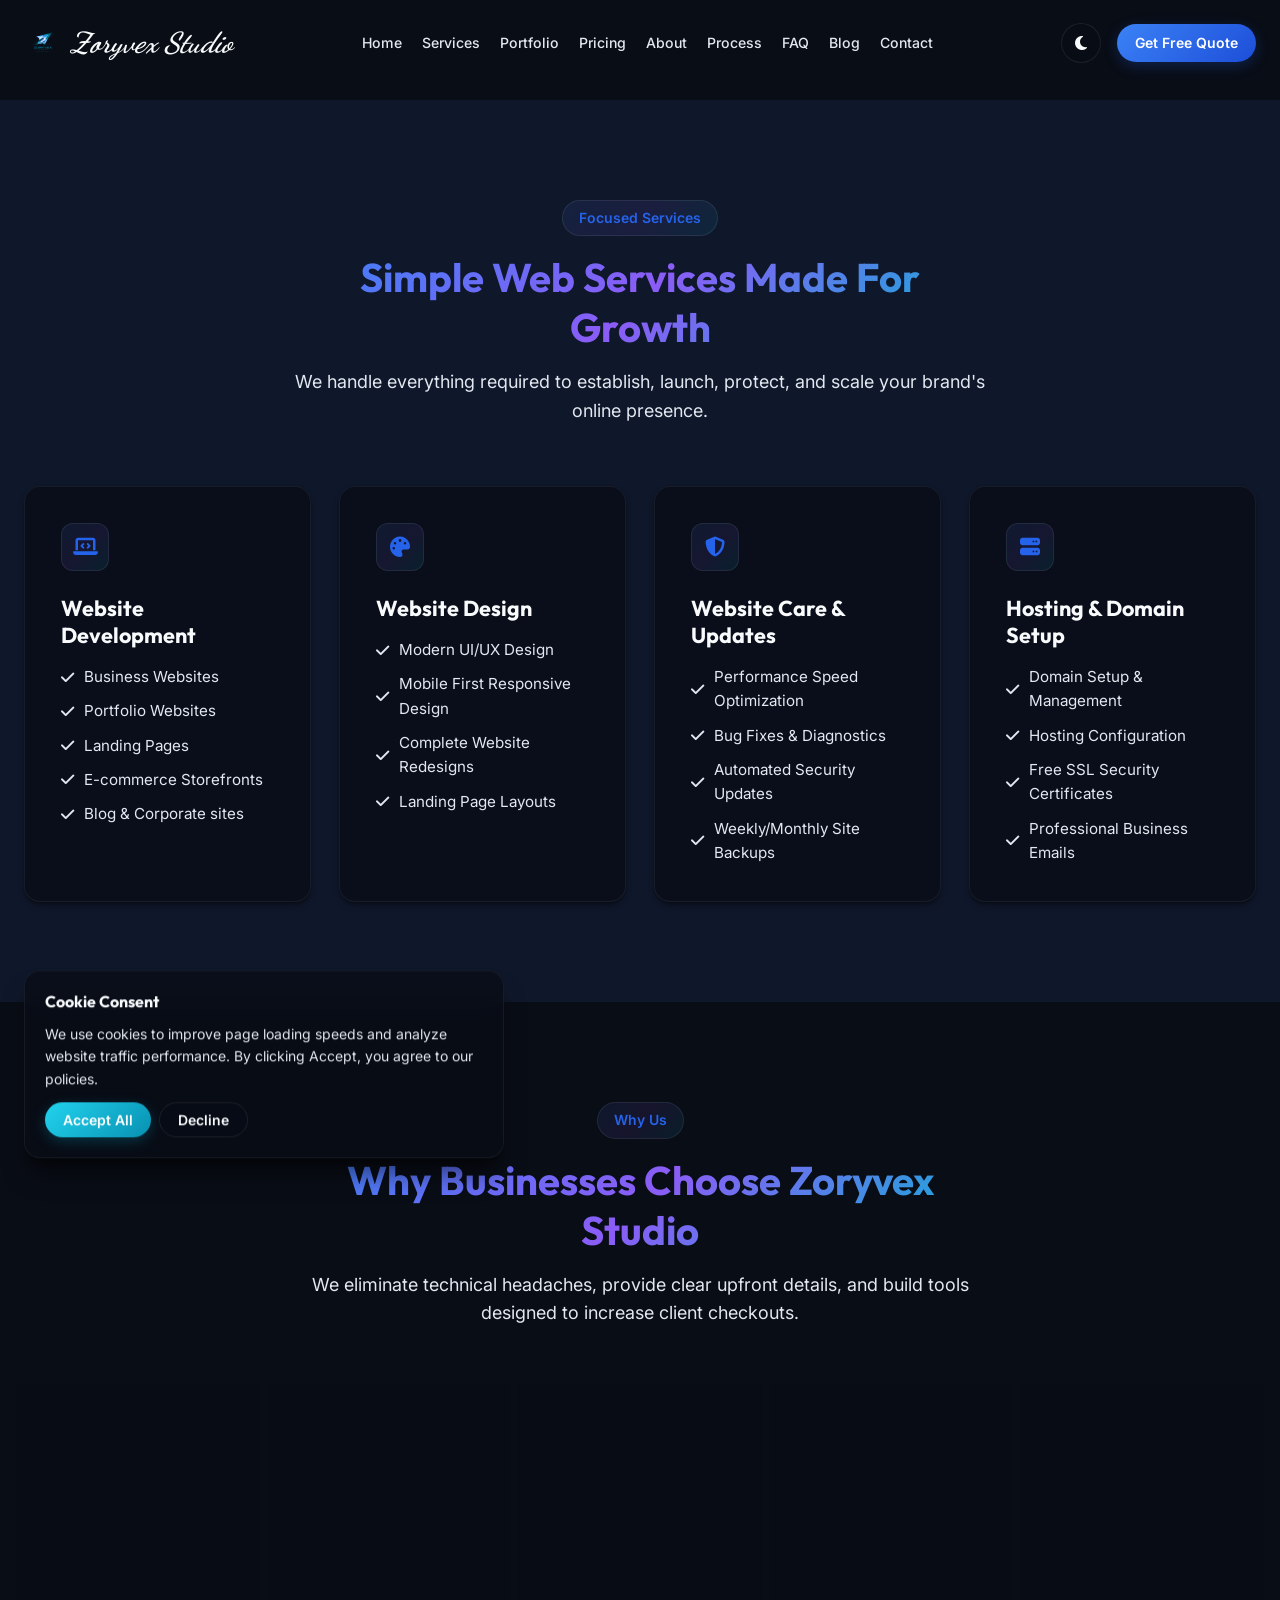
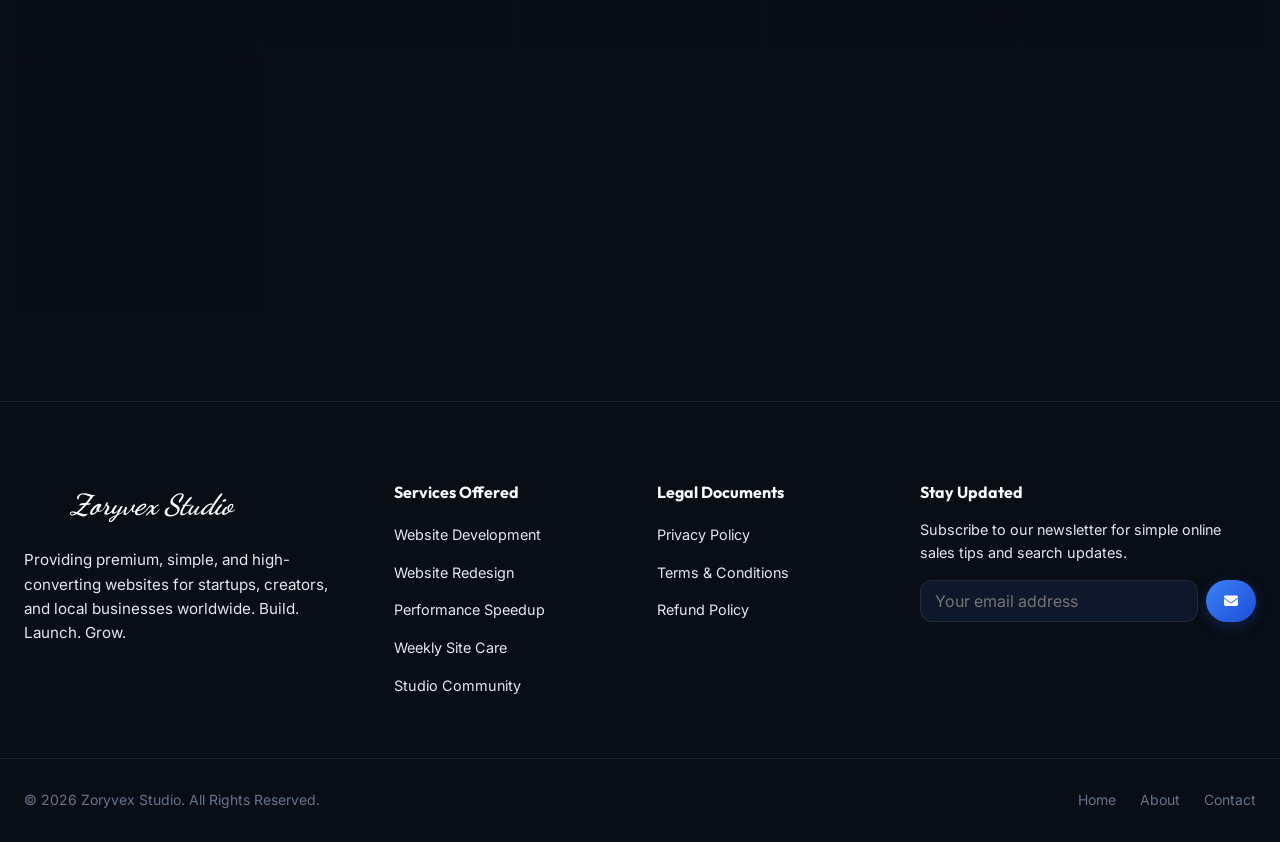
<file: services.html>
<!DOCTYPE html>
<html lang="en">
<head>
  <meta charset="UTF-8">
  <meta name="viewport" content="width=device-width, initial-scale=1.0">
  <title>Zoryvex Studio | Beautiful, Fast & Professional Websites That Help Businesses Grow</title>
  
  <!-- SEO Metadata -->
  <meta name="description" content="From local shops to modern startups, Zoryvex Studio creates premium, fast, and easy-to-understand websites that build trust, attract customers, and grow your business online. Get your free quote today!">
  <meta name="keywords" content="digital agency, website builder, startup website, local business website, e-commerce storefront, personal branding, professional website design">
  <meta name="author" content="Zoryvex Studio">
  
  <!-- Open Graph / Facebook -->
  <meta property="og:type" content="website">
  <meta property="og:title" content="Zoryvex Studio | Professional Websites That Grow Your Business">
  <meta property="og:description" content="Simple, beautiful, and transparent web design for startups, creators, and local businesses. No complex tech talk—just results.">
  <meta property="og:image" content="images/hero-dashboard.png">
  
  <!-- Twitter -->
  <meta property="twitter:card" content="summary_large_image">
  <meta property="twitter:title" content="Zoryvex Studio | Professional Websites That Grow Your Business">
  <meta property="twitter:description" content="Simple, beautiful, and transparent web design for startups, creators, and local businesses. No complex tech talk—just results.">
  <meta property="twitter:image" content="images/hero-dashboard.png">

  <!-- Icons & Fonts -->
  <link rel="stylesheet" href="https://cdnjs.cloudflare.com/ajax/libs/font-awesome/6.4.0/css/all.min.css">
  <link rel="stylesheet" href="css/style.css">
</head>
<body class="dark-theme">

  <!-- ==========================================
       PAGE LOADER
       ========================================== -->
  <div id="page-loader">
    <div class="loader-spinner"></div>
  </div>

  <!-- ==========================================
       HEADER & NAVIGATION
       ========================================== -->
  <header>
    <div class="container nav-container">
      <a href="index.html" class="logo">
        <img src="images/logo.png" alt="Zoryvex Studio Logo" class="logo-icon-img">
        Zoryvex Studio
      </a>
      
      <nav>
        <ul class="nav-links">
          <li><a href="index.html">Home</a></li>
          <li><a href="services.html">Services</a></li>
          <li><a href="portfolio.html">Portfolio</a></li>
          <li><a href="pricing.html">Pricing</a></li>
          <li><a href="about.html">About</a></li>
          <li><a href="process.html">Process</a></li>
          <li><a href="faq.html">FAQ</a></li>
          <li><a href="blog.html">Blog</a></li>
          <li><a href="contact.html">Contact</a></li>
          <li class="mobile-only-cta"><a href="contact.html" class="btn btn-primary">Get Free Quote</a></li>
        </ul>
      </nav>

      <div class="header-right">
        

        <!-- Light/Dark Toggle -->
        <button id="theme-toggle" class="theme-toggle-btn" aria-label="Toggle Theme">
          <i class="fas fa-sun sun-icon"></i>
          <i class="fas fa-moon moon-icon"></i>
        </button>

        <!-- CTA Header Button -->
        <a href="contact.html" class="btn btn-primary btn-sm">Get Free Quote</a>
      </div>

      <!-- Mobile Menu Toggle Button -->
      <button id="mobile-menu-toggle" class="mobile-toggle" aria-label="Toggle Navigation Menu">
        <span class="mobile-toggle-line"></span>
        <span class="mobile-toggle-line"></span>
        <span class="mobile-toggle-line"></span>
      </button>
    </div>
  </header>

  <main style="padding-top: 100px;">
        <section id="services" class="services section">
      <div class="container">
        <div class="section-header">
          <span class="badge">Focused Services</span>
          <h2>Simple Web Services Made For Growth</h2>
          <p>We handle everything required to establish, launch, protect, and scale your brand's online presence.</p>
        </div>

        <div class="services-grid">
          <!-- Service 1 -->
          <div class="glass-card service-card">
            <div class="service-icon-box"><i class="fas fa-laptop-code"></i></div>
            <h3>Website Development</h3>
            <ul class="service-list">
              <li><i class="fas fa-check"></i> Business Websites</li>
              <li><i class="fas fa-check"></i> Portfolio Websites</li>
              <li><i class="fas fa-check"></i> Landing Pages</li>
              <li><i class="fas fa-check"></i> E-commerce Storefronts</li>
              <li><i class="fas fa-check"></i> Blog & Corporate sites</li>
            </ul>
          </div>

          <!-- Service 2 -->
          <div class="glass-card service-card">
            <div class="service-icon-box"><i class="fas fa-palette"></i></div>
            <h3>Website Design</h3>
            <ul class="service-list">
              <li><i class="fas fa-check"></i> Modern UI/UX Design</li>
              <li><i class="fas fa-check"></i> Mobile First Responsive Design</li>
              <li><i class="fas fa-check"></i> Complete Website Redesigns</li>
              <li><i class="fas fa-check"></i> Landing Page Layouts</li>
            </ul>
          </div>

          <!-- Service 3 -->
          <div class="glass-card service-card">
            <div class="service-icon-box"><i class="fas fa-shield-alt"></i></div>
            <h3>Website Care & Updates</h3>
            <ul class="service-list">
              <li><i class="fas fa-check"></i> Performance Speed Optimization</li>
              <li><i class="fas fa-check"></i> Bug Fixes & Diagnostics</li>
              <li><i class="fas fa-check"></i> Automated Security Updates</li>
              <li><i class="fas fa-check"></i> Weekly/Monthly Site Backups</li>
            </ul>
          </div>

          <!-- Service 4 -->
          <div class="glass-card service-card">
            <div class="service-icon-box"><i class="fas fa-server"></i></div>
            <h3>Hosting & Domain Setup</h3>
            <ul class="service-list">
              <li><i class="fas fa-check"></i> Domain Setup & Management</li>
              <li><i class="fas fa-check"></i> Hosting Configuration</li>
              <li><i class="fas fa-check"></i> Free SSL Security Certificates</li>
              <li><i class="fas fa-check"></i> Professional Business Emails</li>
            </ul>
          </div>
        </div>
      </div>
    </section>

    <!-- ==========================================
         WHY CHOOSE US SECTION
         ========================================== -->
    <section class="why-us section">
      <div class="container">
        <div class="section-header">
          <span class="badge">Why Us</span>
          <h2>Why Businesses Choose Zoryvex Studio</h2>
          <p>We eliminate technical headaches, provide clear upfront details, and build tools designed to increase client checkouts.</p>
        </div>

        <div class="why-grid">
          <div class="why-card glass-card">
            <div class="why-icon-sm"><i class="fas fa-dollar-sign"></i></div>
            <h3>Transparent Pricing</h3>
            <p>No hidden charges, setup fees, or unexpected bills. You pay exactly what we agree on.</p>
          </div>
          <div class="why-card glass-card">
            <div class="why-icon-sm"><i class="fas fa-rocket"></i></div>
            <h3>Fast Delivery</h3>
            <p>We respect your timeline and launch your site quickly to get you selling immediately.</p>
          </div>
          <div class="why-card glass-card">
            <div class="why-icon-sm"><i class="fas fa-chart-line"></i></div>
            <h3>SEO Ready</h3>
            <p>Every website is built standard with optimization features so local customers find you on Google.</p>
          </div>
          <div class="why-card glass-card">
            <div class="why-icon-sm"><i class="fas fa-mobile-alt"></i></div>
            <h3>Mobile Optimized</h3>
            <p>Your site will render beautifully on iPhones, tablets, and desktop computers alike.</p>
          </div>
          <div class="why-card glass-card">
            <div class="why-icon-sm"><i class="fas fa-comments"></i></div>
            <h3>Easy Communication</h3>
            <p>No complex technical jargon. We talk in simple, clear business terms.</p>
          </div>
          <div class="why-card glass-card">
            <div class="why-icon-sm"><i class="fas fa-hands-helping"></i></div>
            <h3>Lifetime Support Options</h3>
            <p>We don't vanish after launching. We offer support options to keep your site updated.</p>
          </div>
        </div>
      </div>
    </section>

    <!-- ==========================================
         INTERACTIVE PROJECT COST ESTIMATOR
         ========================================== -->
        <div id="booking-modal" class="modal" aria-hidden="true" role="dialog">
      <div class="modal-content" style="max-width: 520px;">
        <div class="modal-header">
          <h3>Schedule Consultation</h3>
          <span id="close-booking-modal" class="close-modal">&times;</span>
        </div>
        <div class="modal-body">
          <div class="calendar-widget">
            <div class="calendar-header">
              <h4 id="cal-month-title">Month Year</h4>
            </div>
            
            <!-- Calendar Days Header -->
            <div class="calendar-grid">
              <div class="calendar-day-header">Su</div>
              <div class="calendar-day-header">Mo</div>
              <div class="calendar-day-header">Tu</div>
              <div class="calendar-day-header">We</div>
              <div class="calendar-day-header">Th</div>
              <div class="calendar-day-header">Fr</div>
              <div class="calendar-day-header">Sa</div>
            </div>

            <!-- Injected Calendar Days -->
            <div id="cal-days-grid" class="calendar-grid"></div>
            
            <!-- Injected Time slots -->
            <h4 style="margin-top: 16px;">Available Times (EST):</h4>
            <div id="time-slots-container" class="time-slots">
              <p style="font-size: 0.85rem; color: var(--text-tertiary);">Select a date above to display available slots.</p>
            </div>

            <button id="confirm-booking-btn" class="btn btn-accent" style="width: 100%; margin-top: 24px;">Confirm Call Slot</button>
          </div>
        </div>
      </div>
    </div>

  </main>
  
  <!-- ==========================================
       FOOTER
       ========================================== -->
  <footer>
    <div class="container footer-grid">
      <div class="footer-brand">
        <a href="index.html" class="logo">
          <img src="images/logo.png" alt="Zoryvex Studio Logo" class="logo-icon-img">
          Zoryvex Studio
        </a>
        <p>Providing premium, simple, and high-converting websites for startups, creators, and local businesses worldwide. Build. Launch. Grow.</p>
      </div>

      <div class="footer-links-col">
        <h4>Services Offered</h4>
        <ul>
          <li><a href="services.html">Website Development</a></li>
          <li><a href="services.html">Website Redesign</a></li>
          <li><a href="services.html">Performance Speedup</a></li>
          <li><a href="services.html">Weekly Site Care</a></li>
          <li><a href="community.html">Studio Community</a></li>
        </ul>
      </div>

      <div class="footer-links-col">
        <h4>Legal Documents</h4>
        <ul>
          <li><a href="privacy.html">Privacy Policy</a></li>
          <li><a href="terms.html">Terms & Conditions</a></li>
          <li><a href="refund.html">Refund Policy</a></li>
        </ul>
      </div>

      <div class="footer-newsletter">
        <h4>Stay Updated</h4>
        <p>Subscribe to our newsletter for simple online sales tips and search updates.</p>
        <form class="newsletter-form" onsubmit="event.preventDefault(); alert('Subscribed successfully!'); this.reset();">
          <input type="email" placeholder="Your email address" required aria-label="Newsletter email input">
          <button type="submit" class="btn btn-primary btn-sm"><i class="fas fa-envelope"></i></button>
        </form>
      </div>
    </div>

    <div class="container footer-bottom">
      <p>© 2026 Zoryvex Studio. All Rights Reserved.</p>
      <div class="footer-bottom-links">
        <a href="index.html">Home</a>
        <a href="about.html">About</a>
        <a href="contact.html">Contact</a>
      </div>
    </div>
  </footer>

  

  <!-- ==========================================
       FLOATING WHATSAPP BUTTON
       ========================================== -->
  <!-- ==========================================
       BACK TO TOP BUTTON
       ========================================== -->
  <button id="back-to-top" aria-label="Back To Top">
    <i class="fas fa-chevron-up"></i>
  </button>

  <!-- ==========================================
       LIVE CHAT WIDGET
       ========================================== -->
  <!-- ==========================================
       COOKIE CONSENT BANNER
       ========================================== -->
  <div id="cookie-banner" class="cookie-banner glass-card">
    <h4>Cookie Consent</h4>
    <p>We use cookies to improve page loading speeds and analyze website traffic performance. By clicking Accept, you agree to our policies.</p>
    <div class="cookie-buttons">
      <button id="accept-cookies" class="btn btn-accent btn-sm">Accept All</button>
      <button id="decline-cookies" class="btn btn-secondary btn-sm">Decline</button>
    </div>
  </div>

  <!-- Core JavaScript -->
  <script src="js/app.js?v=4"></script>
</body>
</html>
</file>
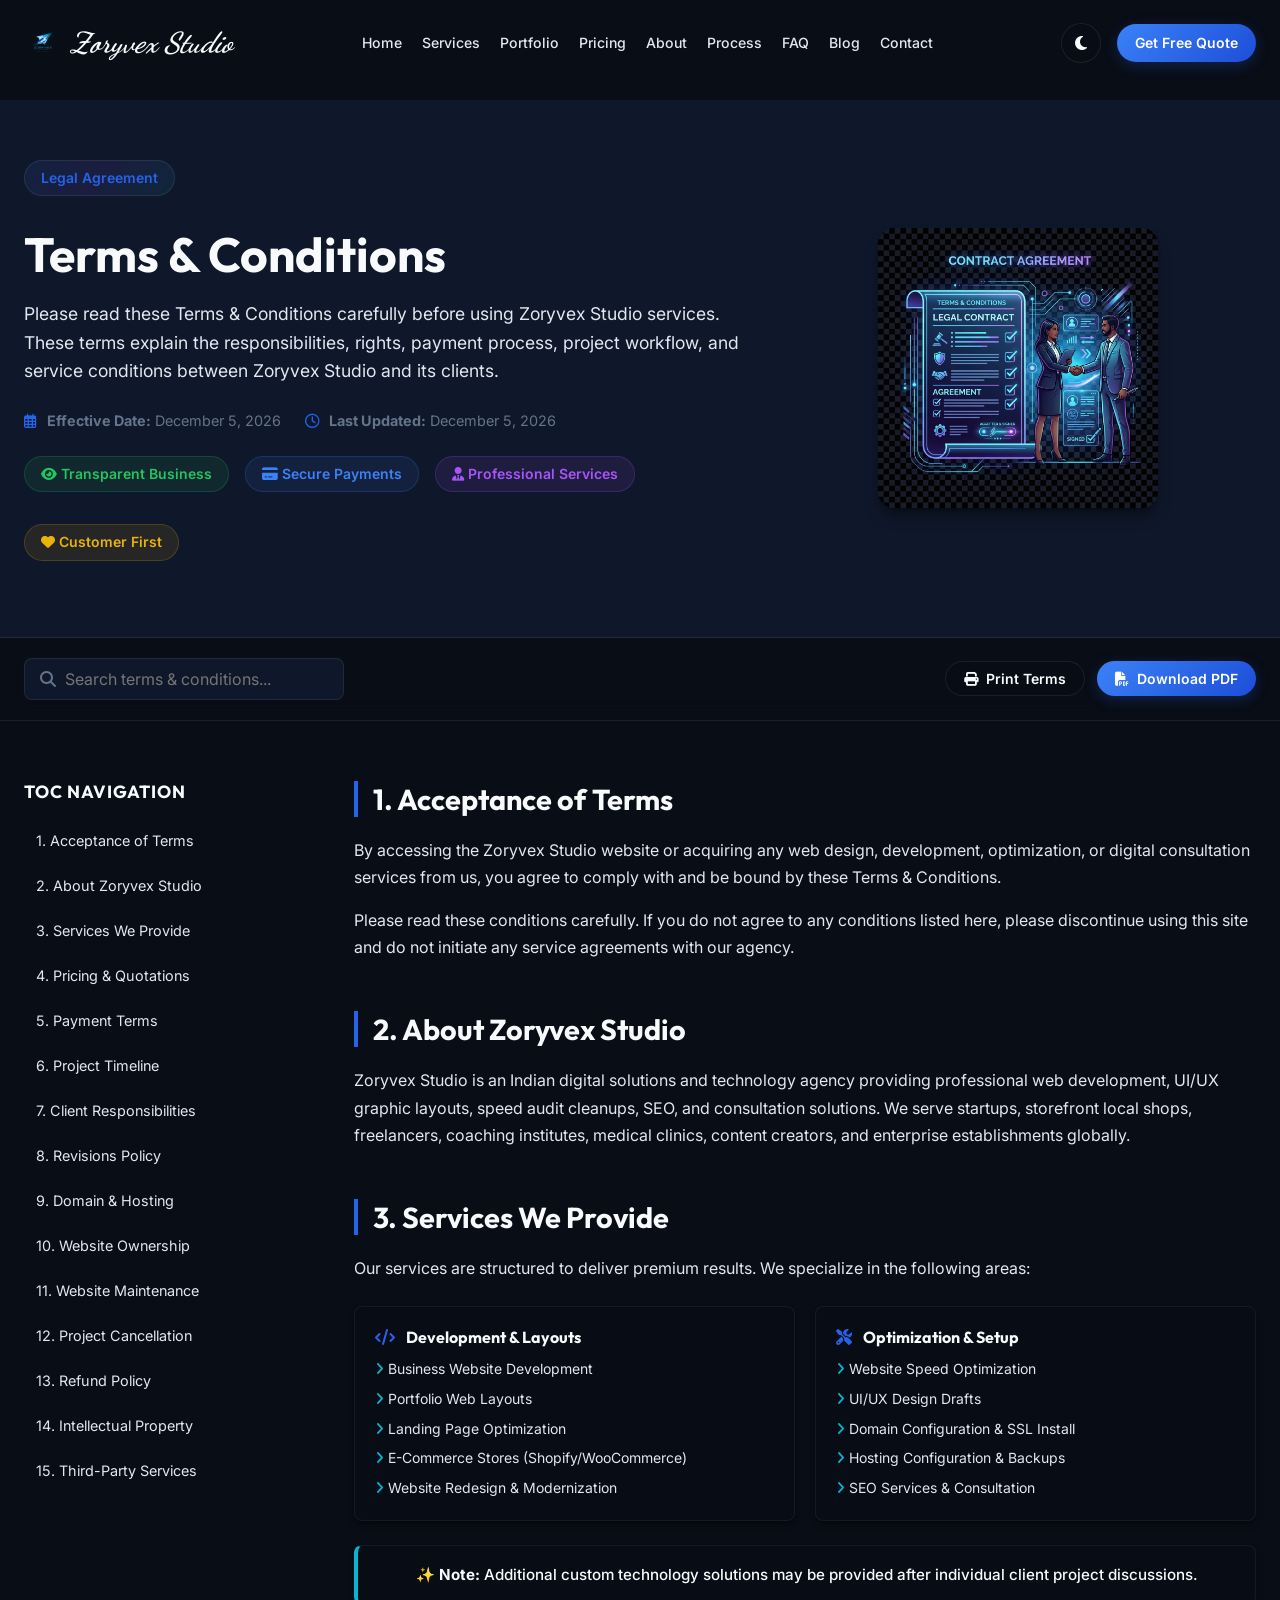
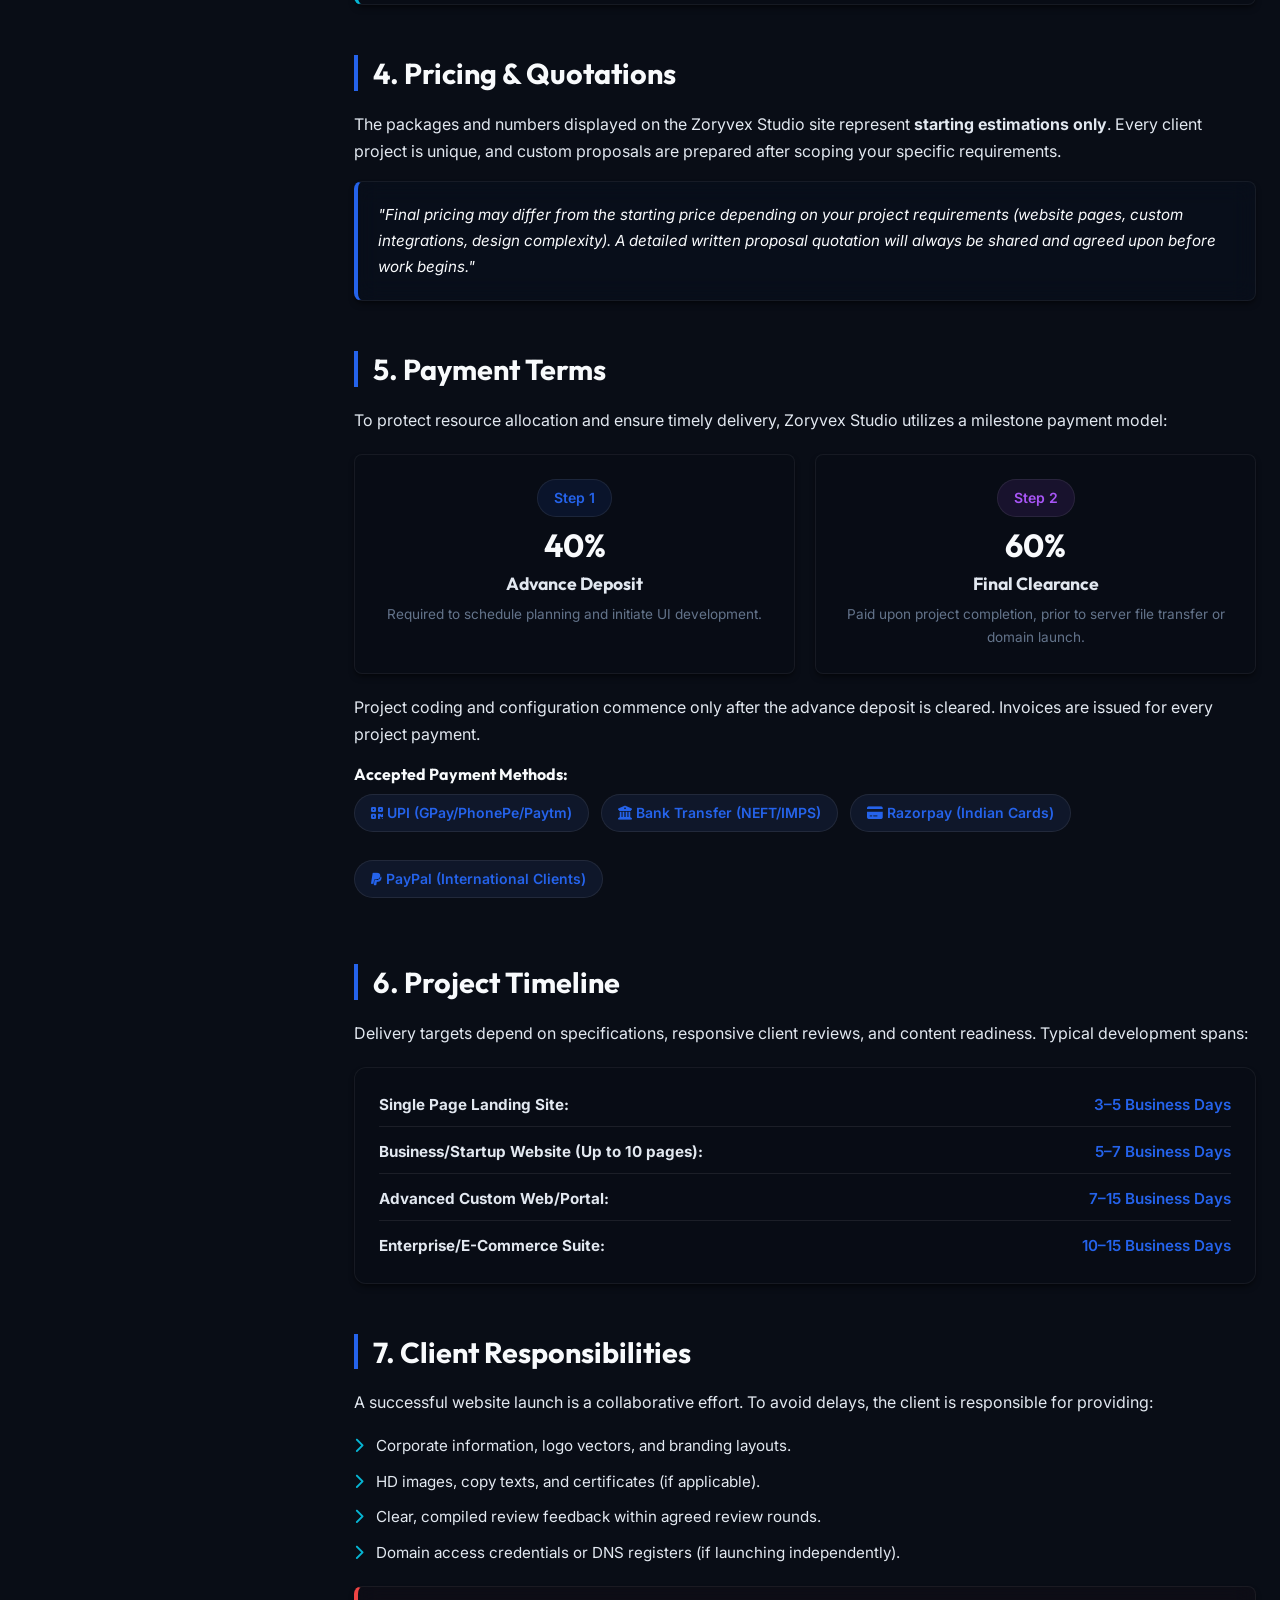
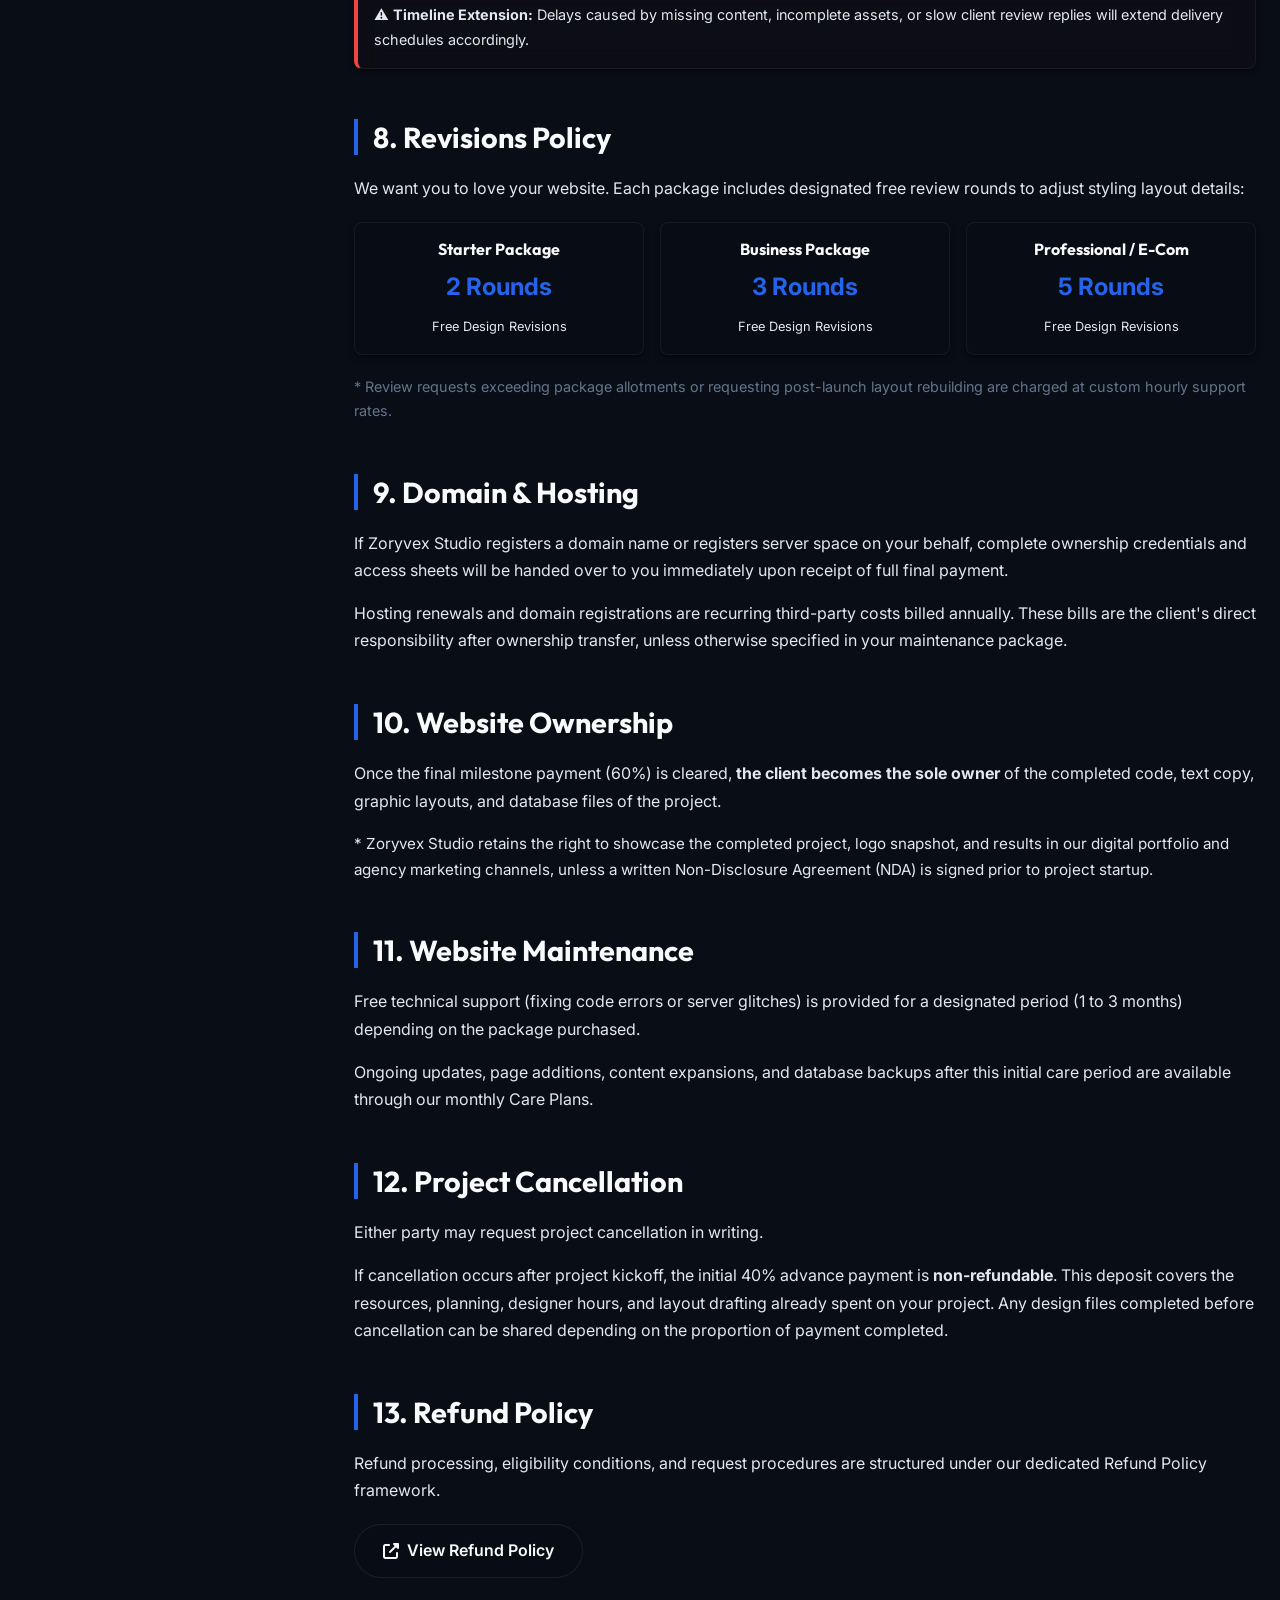
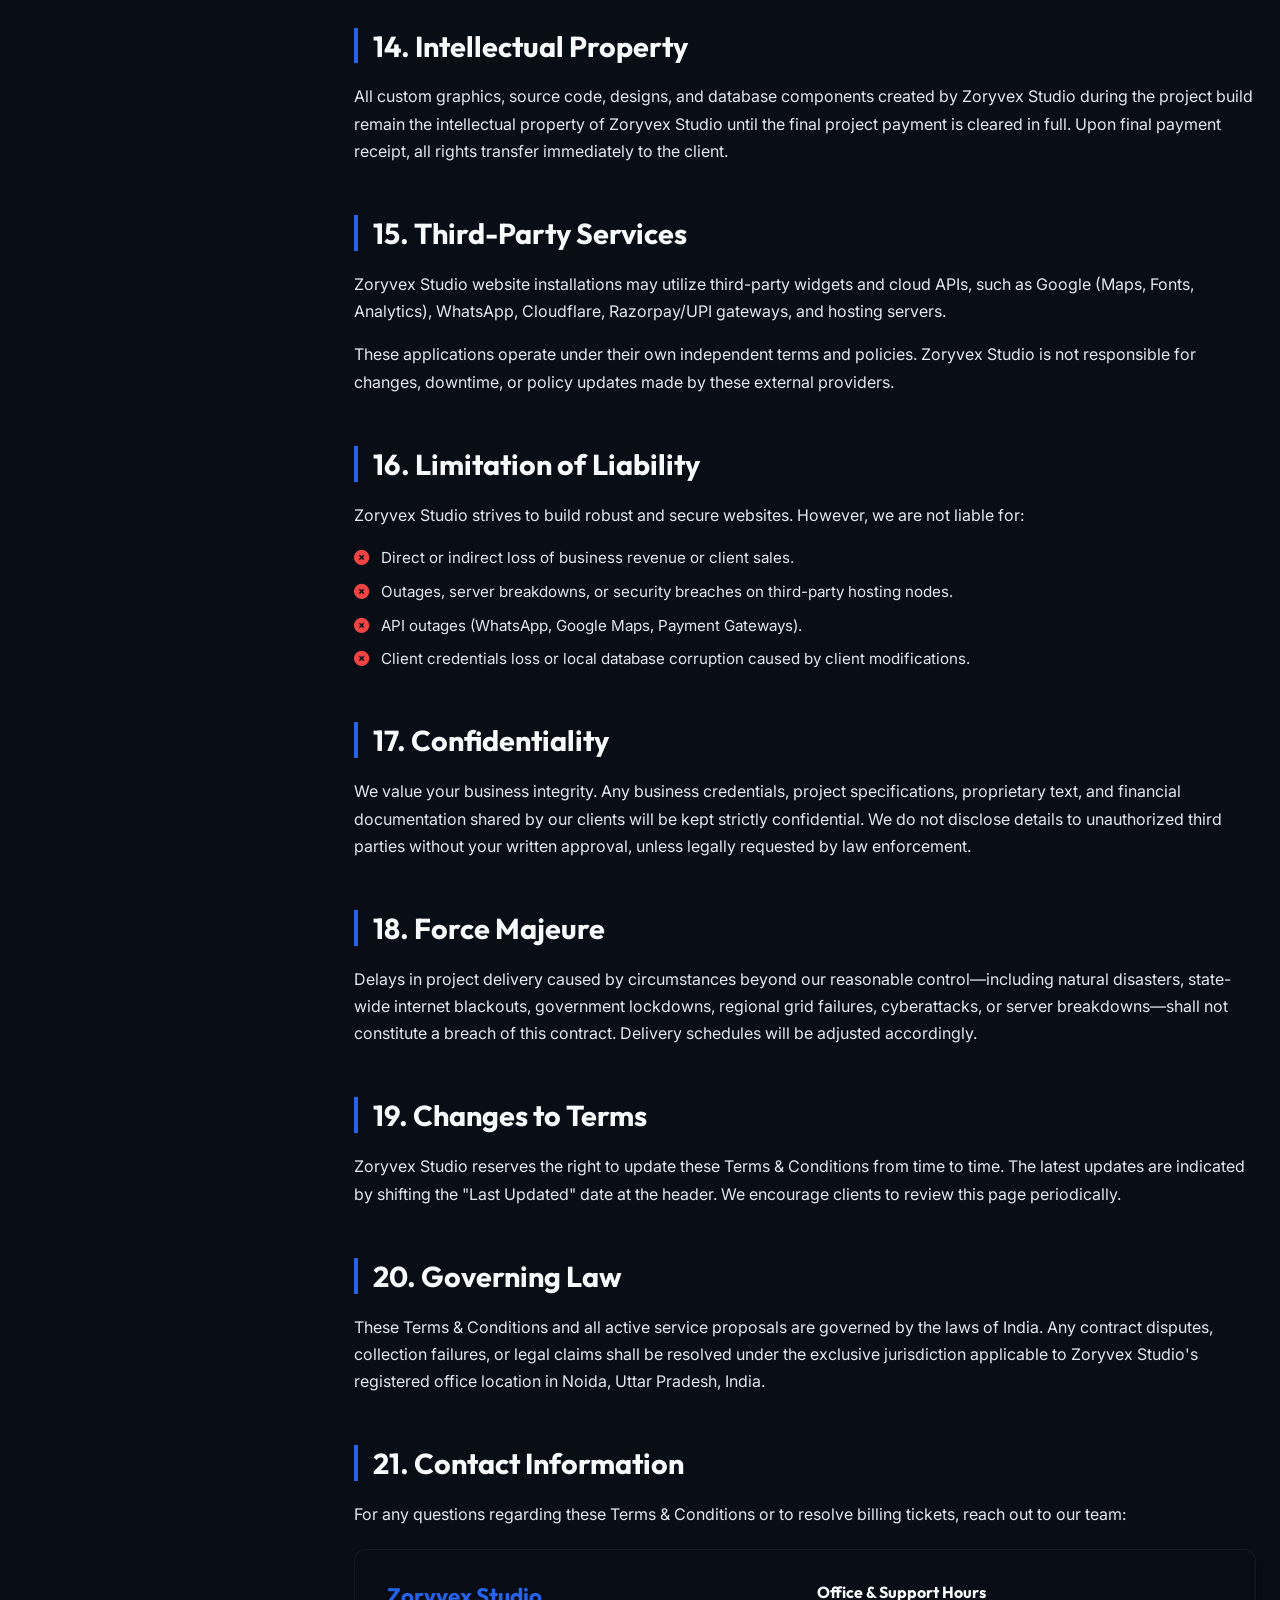
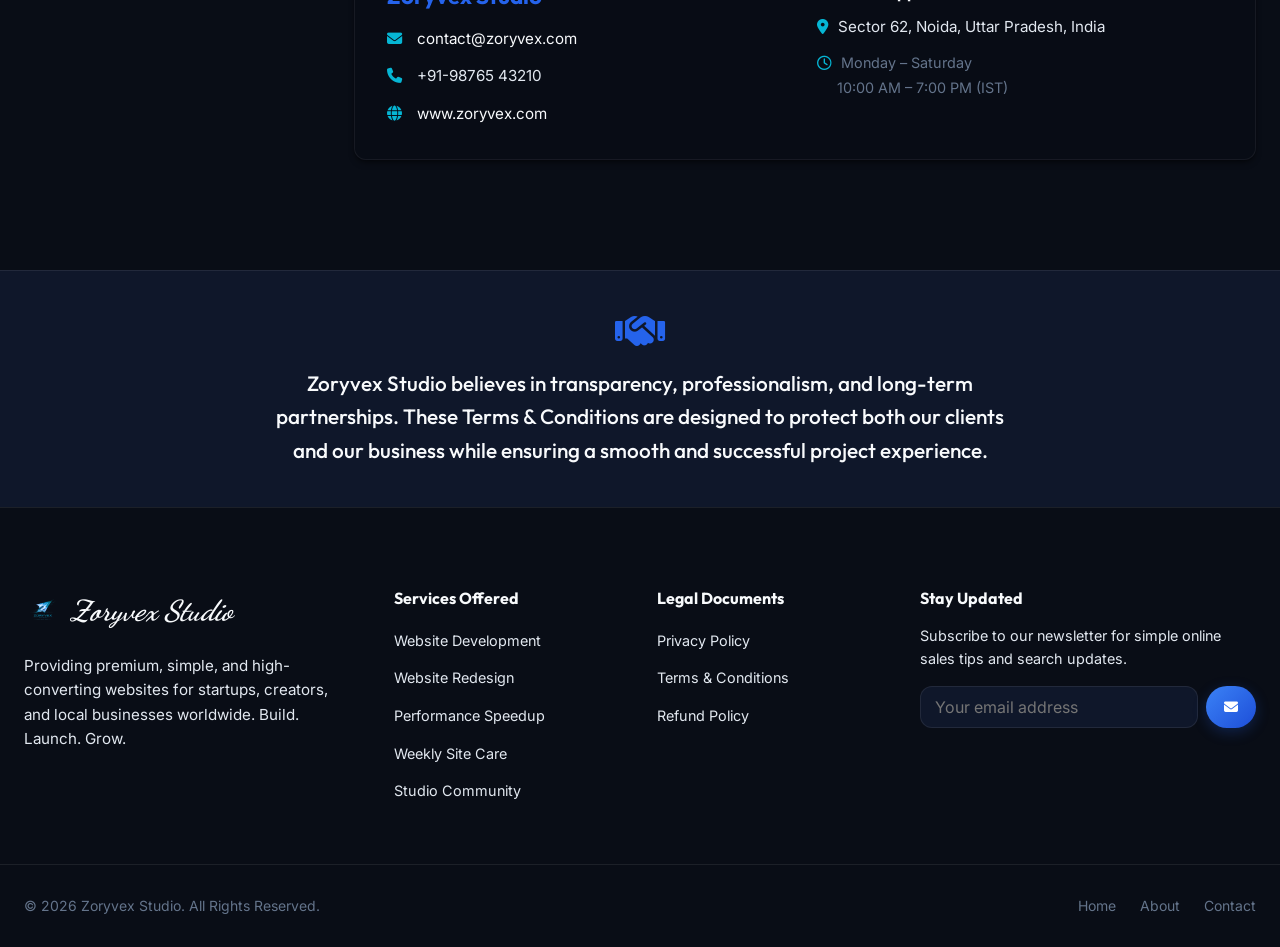
<file: terms.html>
<!DOCTYPE html>
<html lang="en">
<head>
  <meta charset="UTF-8">
  <meta name="viewport" content="width=device-width, initial-scale=1.0">
  <title>Terms & Conditions | Zoryvex Studio</title>
  
  <!-- SEO Metadata -->
  <meta name="description" content="Please read the Terms & Conditions of Zoryvex Studio. Understand client responsibilities, project workflows, payment structure, and website ownership terms.">
  <meta name="author" content="Zoryvex Studio">
  
  <!-- Icons & Fonts -->
  <link rel="stylesheet" href="https://cdnjs.cloudflare.com/ajax/libs/font-awesome/6.4.0/css/all.min.css">
  <link rel="stylesheet" href="css/style.css">
</head>
<body class="dark-theme">

  <!-- Scroll Progress Indicator -->
  <div id="scroll-progress-bar" style="position: fixed; top: 0; left: 0; height: 4px; background: linear-gradient(90deg, var(--primary), var(--accent)); width: 0%; z-index: 1000; transition: width 0.1s ease;"></div>

  <!-- ==========================================
       PAGE LOADER
       ========================================== -->
  <div id="page-loader">
    <div class="loader-spinner"></div>
  </div>

  <!-- ==========================================
       HEADER & NAVIGATION
       ========================================== -->
  <header>
    <div class="container nav-container">
      <a href="index.html" class="logo">
        <img src="images/logo.png" alt="Zoryvex Studio Logo" class="logo-icon-img">
        Zoryvex Studio
      </a>
      
      <nav>
        <ul class="nav-links">
          <li><a href="index.html">Home</a></li>
          <li><a href="services.html">Services</a></li>
          <li><a href="portfolio.html">Portfolio</a></li>
          <li><a href="pricing.html">Pricing</a></li>
          <li><a href="about.html">About</a></li>
          <li><a href="process.html">Process</a></li>
          <li><a href="faq.html">FAQ</a></li>
          <li><a href="blog.html">Blog</a></li>
          <li><a href="contact.html">Contact</a></li>
          <li class="mobile-only-cta"><a href="contact.html" class="btn btn-primary">Get Free Quote</a></li>
        </ul>
      </nav>

      <div class="header-right">
        <!-- Theme Toggle -->
        <button id="theme-toggle" class="theme-toggle-btn" aria-label="Toggle Theme">
          <i class="fas fa-sun sun-icon"></i>
          <i class="fas fa-moon moon-icon"></i>
        </button>

        <!-- CTA Header Button -->
        <a href="contact.html" class="btn btn-primary btn-sm">Get Free Quote</a>
      </div>

      <!-- Mobile Menu Toggle Button -->
      <button id="mobile-menu-toggle" class="mobile-toggle" aria-label="Toggle Navigation Menu">
        <span class="mobile-toggle-line"></span>
        <span class="mobile-toggle-line"></span>
        <span class="mobile-toggle-line"></span>
      </button>
    </div>
  </header>

  <main style="padding-top: 100px;">
    
    <!-- ==========================================
         TERMS HERO
         ========================================== -->
    <section class="privacy-hero" style="background: var(--bg-secondary); padding: 60px 0; border-bottom: 1px solid var(--border-color);">
      <div class="container" style="display: grid; grid-template-columns: 1.2fr 0.8fr; gap: 40px; align-items: center;">
        <div>
          <span class="badge">Legal Agreement</span>
          <h1 style="font-size: 3rem; margin-top: 12px; margin-bottom: 16px;">Terms & Conditions</h1>
          <p style="font-size: 1.1rem; line-height: 1.6; color: var(--text-secondary); margin-bottom: 24px;">
            Please read these Terms & Conditions carefully before using Zoryvex Studio services. These terms explain the responsibilities, rights, payment process, project workflow, and service conditions between Zoryvex Studio and its clients.
          </p>
          <div style="display: flex; gap: 24px; flex-wrap: wrap; margin-bottom: 24px; font-size: 0.9rem; color: var(--text-tertiary);">
            <div><i class="far fa-calendar-alt" style="margin-right: 6px; color: var(--primary);"></i> <strong>Effective Date:</strong> <span class="dynamic-date"></span></div>
            <div><i class="far fa-clock" style="margin-right: 6px; color: var(--primary);"></i> <strong>Last Updated:</strong> <span class="dynamic-date"></span></div>
          </div>
          <!-- Trust Badges -->
          <div style="display: flex; gap: 16px; flex-wrap: wrap;">
            <span class="badge" style="background: rgba(34,197,94,0.1); color: #22c55e; border: 1px solid rgba(34,197,94,0.2);"><i class="fas fa-eye"></i> Transparent Business</span>
            <span class="badge" style="background: rgba(59,130,246,0.1); color: #3b82f6; border: 1px solid rgba(59,130,246,0.2);"><i class="fas fa-credit-card"></i> Secure Payments</span>
            <span class="badge" style="background: rgba(168,85,247,0.1); color: #a855f7; border: 1px solid rgba(168,85,247,0.2);"><i class="fas fa-user-tie"></i> Professional Services</span>
            <span class="badge" style="background: rgba(234,179,8,0.1); color: #eab308; border: 1px solid rgba(234,179,8,0.2);"><i class="fas fa-heart"></i> Customer First</span>
          </div>
        </div>
        <div style="display: flex; justify-content: center;">
          <img src="images/terms-illustration.png" alt="Zoryvex Studio Terms & Conditions Contract Illustration" style="max-width: 100%; height: auto; max-height: 280px; border-radius: var(--radius-lg); box-shadow: var(--shadow-lg);">
        </div>
      </div>
    </section>

    <!-- ==========================================
         TOOLBAR & SEARCH CONTAINER
         ========================================== -->
    <section style="background: var(--bg-primary); padding: 20px 0; position: sticky; top: 80px; z-index: 100; border-bottom: 1px solid var(--border-color); backdrop-filter: blur(12px); background: rgba(var(--bg-primary-rgb), 0.85);">
      <div class="container" style="display: flex; justify-content: space-between; align-items: center; gap: 20px; flex-wrap: wrap;">
        <div style="position: relative; width: 320px; max-width: 100%;">
          <input type="text" id="policy-search" placeholder="Search terms & conditions..." style="width: 100%; padding: 10px 16px 10px 40px; border-radius: var(--radius-sm); border: 1px solid var(--border-color); background: var(--bg-secondary); color: var(--text-primary); outline: none;">
          <i class="fas fa-search" style="position: absolute; left: 16px; top: 50%; transform: translateY(-50%); color: var(--text-tertiary);"></i>
        </div>
        <div style="display: flex; gap: 12px;">
          <button id="btn-print-policy" class="btn btn-secondary btn-sm"><i class="fas fa-print"></i> Print Terms</button>
          <button id="btn-download-pdf" class="btn btn-primary btn-sm"><i class="fas fa-file-pdf"></i> Download PDF</button>
        </div>
      </div>
    </section>

    <!-- ==========================================
         TERMS POLICY CONTENT
         ========================================== -->
    <section style="padding: 60px 0; background: var(--bg-primary);">
      <div class="container" style="display: grid; grid-template-columns: 280px 1fr; gap: 50px;">
        
        <!-- Sidebar Navigation (Sticky Table of Contents) -->
        <aside class="privacy-sidebar" style="position: sticky; top: 160px; height: fit-content; max-height: calc(100vh - 180px); overflow-y: auto; padding-right: 15px;">
          <h4 style="font-family: var(--font-heading); margin-bottom: 20px; font-size: 1.1rem; text-transform: uppercase; letter-spacing: 1px; color: var(--text-primary);">TOC Navigation</h4>
          <ul id="policy-toc" style="list-style: none; display: flex; flex-direction: column; gap: 10px; font-size: 0.9rem;">
            <li><a href="#acceptance" class="toc-link active">1. Acceptance of Terms</a></li>
            <li><a href="#about" class="toc-link">2. About Zoryvex Studio</a></li>
            <li><a href="#services" class="toc-link">3. Services We Provide</a></li>
            <li><a href="#pricing" class="toc-link">4. Pricing & Quotations</a></li>
            <li><a href="#payment" class="toc-link">5. Payment Terms</a></li>
            <li><a href="#timeline" class="toc-link">6. Project Timeline</a></li>
            <li><a href="#client-resp" class="toc-link">7. Client Responsibilities</a></li>
            <li><a href="#revisions" class="toc-link">8. Revisions Policy</a></li>
            <li><a href="#domain-hosting" class="toc-link">9. Domain & Hosting</a></li>
            <li><a href="#ownership" class="toc-link">10. Website Ownership</a></li>
            <li><a href="#maintenance" class="toc-link">11. Website Maintenance</a></li>
            <li><a href="#cancellation" class="toc-link">12. Project Cancellation</a></li>
            <li><a href="#refund" class="toc-link">13. Refund Policy</a></li>
            <li><a href="#ip" class="toc-link">14. Intellectual Property</a></li>
            <li><a href="#third-party" class="toc-link">15. Third-Party Services</a></li>
            <li><a href="#liability" class="toc-link">16. Limitation of Liability</a></li>
            <li><a href="#confidentiality" class="toc-link">17. Confidentiality</a></li>
            <li><a href="#force-majeure" class="toc-link">18. Force Majeure</a></li>
            <li><a href="#changes" class="toc-link">19. Changes to Terms</a></li>
            <li><a href="#governing-law" class="toc-link">20. Governing Law</a></li>
            <li><a href="#contact" class="toc-link">21. Contact Information</a></li>
          </ul>
        </aside>

        <!-- Terms Document Details -->
        <div class="privacy-document-body" style="line-height: 1.7; color: var(--text-secondary);">
          
          <!-- Section 1: Acceptance of Terms -->
          <article id="acceptance" class="policy-section" style="margin-bottom: 50px; scroll-margin-top: 160px;">
            <h2 style="font-size: 1.8rem; margin-bottom: 20px; color: var(--text-primary); border-left: 4px solid var(--primary); padding-left: 15px;">1. Acceptance of Terms</h2>
            <p style="margin-bottom: 16px;">
              By accessing the Zoryvex Studio website or acquiring any web design, development, optimization, or digital consultation services from us, you agree to comply with and be bound by these Terms & Conditions.
            </p>
            <p>
              Please read these conditions carefully. If you do not agree to any conditions listed here, please discontinue using this site and do not initiate any service agreements with our agency.
            </p>
          </article>

          <!-- Section 2: About Zoryvex Studio -->
          <article id="about" class="policy-section" style="margin-bottom: 50px; scroll-margin-top: 160px;">
            <h2 style="font-size: 1.8rem; margin-bottom: 20px; color: var(--text-primary); border-left: 4px solid var(--primary); padding-left: 15px;">2. About Zoryvex Studio</h2>
            <p>
              Zoryvex Studio is an Indian digital solutions and technology agency providing professional web development, UI/UX graphic layouts, speed audit cleanups, SEO, and consultation solutions. We serve startups, storefront local shops, freelancers, coaching institutes, medical clinics, content creators, and enterprise establishments globally.
            </p>
          </article>

          <!-- Section 3: Services We Provide -->
          <article id="services" class="policy-section" style="margin-bottom: 50px; scroll-margin-top: 160px;">
            <h2 style="font-size: 1.8rem; margin-bottom: 20px; color: var(--text-primary); border-left: 4px solid var(--primary); padding-left: 15px;">3. Services We Provide</h2>
            <p style="margin-bottom: 24px;">
              Our services are structured to deliver premium results. We specialize in the following areas:
            </p>
            
            <div style="display: grid; grid-template-columns: 1fr 1fr; gap: 20px; margin-bottom: 24px;" class="info-collect-grid">
              <div class="glass-card" style="padding: 20px; border-radius: var(--radius-sm);">
                <h4 style="color: var(--text-primary); margin-bottom: 10px;"><i class="fas fa-code" style="color: var(--primary); margin-right: 8px;"></i> Development & Layouts</h4>
                <ul style="list-style: none; display: flex; flex-direction: column; gap: 6px; font-size: 0.875rem;">
                  <li><i class="fas fa-angle-right" style="color: var(--accent);"></i> Business Website Development</li>
                  <li><i class="fas fa-angle-right" style="color: var(--accent);"></i> Portfolio Web Layouts</li>
                  <li><i class="fas fa-angle-right" style="color: var(--accent);"></i> Landing Page Optimization</li>
                  <li><i class="fas fa-angle-right" style="color: var(--accent);"></i> E-Commerce Stores (Shopify/WooCommerce)</li>
                  <li><i class="fas fa-angle-right" style="color: var(--accent);"></i> Website Redesign & Modernization</li>
                </ul>
              </div>
              <div class="glass-card" style="padding: 20px; border-radius: var(--radius-sm);">
                <h4 style="color: var(--text-primary); margin-bottom: 10px;"><i class="fas fa-tools" style="color: var(--primary); margin-right: 8px;"></i> Optimization & Setup</h4>
                <ul style="list-style: none; display: flex; flex-direction: column; gap: 6px; font-size: 0.875rem;">
                  <li><i class="fas fa-angle-right" style="color: var(--accent);"></i> Website Speed Optimization</li>
                  <li><i class="fas fa-angle-right" style="color: var(--accent);"></i> UI/UX Design Drafts</li>
                  <li><i class="fas fa-angle-right" style="color: var(--accent);"></i> Domain Configuration & SSL Install</li>
                  <li><i class="fas fa-angle-right" style="color: var(--accent);"></i> Hosting Configuration & Backups</li>
                  <li><i class="fas fa-angle-right" style="color: var(--accent);"></i> SEO Services & Consultation</li>
                </ul>
              </div>
            </div>
            
            <div class="glass-card" style="padding: 16px; border-radius: var(--radius-sm); text-align: center; border-left: 4px solid var(--accent);">
              <p style="font-weight: 500; font-size: 0.95rem; color: var(--text-primary);">
                ✨ <strong>Note:</strong> Additional custom technology solutions may be provided after individual client project discussions.
              </p>
            </div>
          </article>

          <!-- Section 4: Pricing & Quotations -->
          <article id="pricing" class="policy-section" style="margin-bottom: 50px; scroll-margin-top: 160px;">
            <h2 style="font-size: 1.8rem; margin-bottom: 20px; color: var(--text-primary); border-left: 4px solid var(--primary); padding-left: 15px;">4. Pricing & Quotations</h2>
            <p style="margin-bottom: 16px;">
              The packages and numbers displayed on the Zoryvex Studio site represent <strong>starting estimations only</strong>. Every client project is unique, and custom proposals are prepared after scoping your specific requirements.
            </p>
            
            <div class="glass-card" style="padding: 20px; border-radius: var(--radius-sm); border-left: 4px solid var(--primary); background: rgba(37,99,235,0.02); margin-bottom: 16px;">
              <p style="font-style: italic; font-size: 0.95rem; color: var(--text-primary);">
                "Final pricing may differ from the starting price depending on your project requirements (website pages, custom integrations, design complexity). A detailed written proposal quotation will always be shared and agreed upon before work begins."
              </p>
            </div>
          </article>

          <!-- Section 5: Payment Terms -->
          <article id="payment" class="policy-section" style="margin-bottom: 50px; scroll-margin-top: 160px;">
            <h2 style="font-size: 1.8rem; margin-bottom: 20px; color: var(--text-primary); border-left: 4px solid var(--primary); padding-left: 15px;">5. Payment Terms</h2>
            <p style="margin-bottom: 20px;">
              To protect resource allocation and ensure timely delivery, Zoryvex Studio utilizes a milestone payment model:
            </p>
            
            <div style="display: grid; grid-template-columns: 1fr 1fr; gap: 20px; margin-bottom: 20px;" class="info-collect-grid">
              <div class="glass-card" style="padding: 24px; text-align: center; border-radius: var(--radius-sm);">
                <span class="badge" style="background: rgba(37,99,235,0.1); color: var(--primary); margin-bottom: 8px;">Step 1</span>
                <h3 style="font-size: 2rem; color: var(--text-primary); margin-bottom: 8px;">40%</h3>
                <h4 style="font-size: 1.1rem; color: var(--text-secondary); margin-bottom: 8px;">Advance Deposit</h4>
                <p style="font-size: 0.85rem; color: var(--text-tertiary);">Required to schedule planning and initiate UI development.</p>
              </div>
              <div class="glass-card" style="padding: 24px; text-align: center; border-radius: var(--radius-sm);">
                <span class="badge" style="background: rgba(168,85,247,0.1); color: #a855f7; margin-bottom: 8px;">Step 2</span>
                <h3 style="font-size: 2rem; color: var(--text-primary); margin-bottom: 8px;">60%</h3>
                <h4 style="font-size: 1.1rem; color: var(--text-secondary); margin-bottom: 8px;">Final Clearance</h4>
                <p style="font-size: 0.85rem; color: var(--text-tertiary);">Paid upon project completion, prior to server file transfer or domain launch.</p>
              </div>
            </div>
            
            <p style="margin-bottom: 16px;">
              Project coding and configuration commence only after the advance deposit is cleared. Invoices are issued for every project payment.
            </p>
            
            <h4 style="color: var(--text-primary); margin-bottom: 10px;">Accepted Payment Methods:</h4>
            <div style="display: flex; gap: 12px; flex-wrap: wrap;">
              <span class="badge" style="background: var(--bg-secondary);"><i class="fas fa-qrcode"></i> UPI (GPay/PhonePe/Paytm)</span>
              <span class="badge" style="background: var(--bg-secondary);"><i class="fas fa-university"></i> Bank Transfer (NEFT/IMPS)</span>
              <span class="badge" style="background: var(--bg-secondary);"><i class="fas fa-credit-card"></i> Razorpay (Indian Cards)</span>
              <span class="badge" style="background: var(--bg-secondary);"><i class="fab fa-paypal"></i> PayPal (International Clients)</span>
            </div>
          </article>

          <!-- Section 6: Project Timeline -->
          <article id="timeline" class="policy-section" style="margin-bottom: 50px; scroll-margin-top: 160px;">
            <h2 style="font-size: 1.8rem; margin-bottom: 20px; color: var(--text-primary); border-left: 4px solid var(--primary); padding-left: 15px;">6. Project Timeline</h2>
            <p style="margin-bottom: 20px;">
              Delivery targets depend on specifications, responsive client reviews, and content readiness. Typical development spans:
            </p>
            
            <div class="glass-card" style="padding: 24px; border-radius: var(--radius-md);">
              <ul style="list-style: none; display: flex; flex-direction: column; gap: 12px; font-size: 0.95rem;">
                <li style="display: flex; justify-content: space-between; border-bottom: 1px solid var(--border-color); padding-bottom: 8px;">
                  <span><strong>Single Page Landing Site:</strong></span>
                  <span style="color: var(--primary); font-weight: 600;">3–5 Business Days</span>
                </li>
                <li style="display: flex; justify-content: space-between; border-bottom: 1px solid var(--border-color); padding-bottom: 8px;">
                  <span><strong>Business/Startup Website (Up to 10 pages):</strong></span>
                  <span style="color: var(--primary); font-weight: 600;">5–7 Business Days</span>
                </li>
                <li style="display: flex; justify-content: space-between; border-bottom: 1px solid var(--border-color); padding-bottom: 8px;">
                  <span><strong>Advanced Custom Web/Portal:</strong></span>
                  <span style="color: var(--primary); font-weight: 600;">7–15 Business Days</span>
                </li>
                <li style="display: flex; justify-content: space-between;">
                  <span><strong>Enterprise/E-Commerce Suite:</strong></span>
                  <span style="color: var(--primary); font-weight: 600;">10–15 Business Days</span>
                </li>
              </ul>
            </div>
          </article>

          <!-- Section 7: Client Responsibilities -->
          <article id="client-resp" class="policy-section" style="margin-bottom: 50px; scroll-margin-top: 160px;">
            <h2 style="font-size: 1.8rem; margin-bottom: 20px; color: var(--text-primary); border-left: 4px solid var(--primary); padding-left: 15px;">7. Client Responsibilities</h2>
            <p style="margin-bottom: 16px;">
              A successful website launch is a collaborative effort. To avoid delays, the client is responsible for providing:
            </p>
            <ul style="list-style: none; display: flex; flex-direction: column; gap: 10px; font-size: 0.95rem; margin-bottom: 20px;">
              <li><i class="fas fa-chevron-right" style="color: var(--accent); margin-right: 8px;"></i> Corporate information, logo vectors, and branding layouts.</li>
              <li><i class="fas fa-chevron-right" style="color: var(--accent); margin-right: 8px;"></i> HD images, copy texts, and certificates (if applicable).</li>
              <li><i class="fas fa-chevron-right" style="color: var(--accent); margin-right: 8px;"></i> Clear, compiled review feedback within agreed review rounds.</li>
              <li><i class="fas fa-chevron-right" style="color: var(--accent); margin-right: 8px;"></i> Domain access credentials or DNS registers (if launching independently).</li>
            </ul>
            <div class="glass-card" style="padding: 16px; border-radius: var(--radius-sm); border-left: 4px solid #ef4444; background: rgba(239,68,68,0.02);">
              <p style="font-size: 0.9rem;">
                ⚠️ <strong>Timeline Extension:</strong> Delays caused by missing content, incomplete assets, or slow client review replies will extend delivery schedules accordingly.
              </p>
            </div>
          </article>

          <!-- Section 8: Revisions Policy -->
          <article id="revisions" class="policy-section" style="margin-bottom: 50px; scroll-margin-top: 160px;">
            <h2 style="font-size: 1.8rem; margin-bottom: 20px; color: var(--text-primary); border-left: 4px solid var(--primary); padding-left: 15px;">8. Revisions Policy</h2>
            <p style="margin-bottom: 20px;">
              We want you to love your website. Each package includes designated free review rounds to adjust styling layout details:
            </p>
            
            <div style="display: grid; grid-template-columns: repeat(3, 1fr); gap: 16px; margin-bottom: 20px;" class="info-collect-grid">
              <div class="glass-card" style="padding: 16px; text-align: center; border-radius: var(--radius-sm);">
                <h4 style="color: var(--text-primary); margin-bottom: 8px;">Starter Package</h4>
                <div style="font-size: 1.5rem; font-weight: 700; color: var(--primary); margin-bottom: 8px;">2 Rounds</div>
                <p style="font-size: 0.8rem;">Free Design Revisions</p>
              </div>
              <div class="glass-card" style="padding: 16px; text-align: center; border-radius: var(--radius-sm);">
                <h4 style="color: var(--text-primary); margin-bottom: 8px;">Business Package</h4>
                <div style="font-size: 1.5rem; font-weight: 700; color: var(--primary); margin-bottom: 8px;">3 Rounds</div>
                <p style="font-size: 0.8rem;">Free Design Revisions</p>
              </div>
              <div class="glass-card" style="padding: 16px; text-align: center; border-radius: var(--radius-sm);">
                <h4 style="color: var(--text-primary); margin-bottom: 8px;">Professional / E-Com</h4>
                <div style="font-size: 1.5rem; font-weight: 700; color: var(--primary); margin-bottom: 8px;">5 Rounds</div>
                <p style="font-size: 0.8rem;">Free Design Revisions</p>
              </div>
            </div>
            
            <p style="font-size: 0.9rem; color: var(--text-tertiary);">
              * Review requests exceeding package allotments or requesting post-launch layout rebuilding are charged at custom hourly support rates.
            </p>
          </article>

          <!-- Section 9: Domain & Hosting -->
          <article id="domain-hosting" class="policy-section" style="margin-bottom: 50px; scroll-margin-top: 160px;">
            <h2 style="font-size: 1.8rem; margin-bottom: 20px; color: var(--text-primary); border-left: 4px solid var(--primary); padding-left: 15px;">9. Domain & Hosting</h2>
            <p style="margin-bottom: 16px;">
              If Zoryvex Studio registers a domain name or registers server space on your behalf, complete ownership credentials and access sheets will be handed over to you immediately upon receipt of full final payment.
            </p>
            <p>
              Hosting renewals and domain registrations are recurring third-party costs billed annually. These bills are the client's direct responsibility after ownership transfer, unless otherwise specified in your maintenance package.
            </p>
          </article>

          <!-- Section 10: Website Ownership -->
          <article id="ownership" class="policy-section" style="margin-bottom: 50px; scroll-margin-top: 160px;">
            <h2 style="font-size: 1.8rem; margin-bottom: 20px; color: var(--text-primary); border-left: 4px solid var(--primary); padding-left: 15px;">10. Website Ownership</h2>
            <p style="margin-bottom: 16px;">
              Once the final milestone payment (60%) is cleared, <strong>the client becomes the sole owner</strong> of the completed code, text copy, graphic layouts, and database files of the project.
            </p>
            <p style="font-size: 0.95rem; color: var(--text-secondary);">
              * Zoryvex Studio retains the right to showcase the completed project, logo snapshot, and results in our digital portfolio and agency marketing channels, unless a written Non-Disclosure Agreement (NDA) is signed prior to project startup.
            </p>
          </article>

          <!-- Section 11: Website Maintenance -->
          <article id="maintenance" class="policy-section" style="margin-bottom: 50px; scroll-margin-top: 160px;">
            <h2 style="font-size: 1.8rem; margin-bottom: 20px; color: var(--text-primary); border-left: 4px solid var(--primary); padding-left: 15px;">11. Website Maintenance</h2>
            <p style="margin-bottom: 16px;">
              Free technical support (fixing code errors or server glitches) is provided for a designated period (1 to 3 months) depending on the package purchased.
            </p>
            <p>
              Ongoing updates, page additions, content expansions, and database backups after this initial care period are available through our monthly Care Plans.
            </p>
          </article>

          <!-- Section 12: Project Cancellation -->
          <article id="cancellation" class="policy-section" style="margin-bottom: 50px; scroll-margin-top: 160px;">
            <h2 style="font-size: 1.8rem; margin-bottom: 20px; color: var(--text-primary); border-left: 4px solid var(--primary); padding-left: 15px;">12. Project Cancellation</h2>
            <p style="margin-bottom: 16px;">
              Either party may request project cancellation in writing.
            </p>
            <p>
              If cancellation occurs after project kickoff, the initial 40% advance payment is <strong>non-refundable</strong>. This deposit covers the resources, planning, designer hours, and layout drafting already spent on your project. Any design files completed before cancellation can be shared depending on the proportion of payment completed.
            </p>
          </article>

          <!-- Section 13: Refund Policy -->
          <article id="refund" class="policy-section" style="margin-bottom: 50px; scroll-margin-top: 160px;">
            <h2 style="font-size: 1.8rem; margin-bottom: 20px; color: var(--text-primary); border-left: 4px solid var(--primary); padding-left: 15px;">13. Refund Policy</h2>
            <p style="margin-bottom: 20px;">
              Refund processing, eligibility conditions, and request procedures are structured under our dedicated Refund Policy framework.
            </p>
            <a href="refund.html" class="btn btn-secondary"><i class="fas fa-external-link-alt"></i> View Refund Policy</a>
          </article>

          <!-- Section 14: Intellectual Property -->
          <article id="ip" class="policy-section" style="margin-bottom: 50px; scroll-margin-top: 160px;">
            <h2 style="font-size: 1.8rem; margin-bottom: 20px; color: var(--text-primary); border-left: 4px solid var(--primary); padding-left: 15px;">14. Intellectual Property</h2>
            <p>
              All custom graphics, source code, designs, and database components created by Zoryvex Studio during the project build remain the intellectual property of Zoryvex Studio until the final project payment is cleared in full. Upon final payment receipt, all rights transfer immediately to the client.
            </p>
          </article>

          <!-- Section 15: Third-Party Services -->
          <article id="third-party" class="policy-section" style="margin-bottom: 50px; scroll-margin-top: 160px;">
            <h2 style="font-size: 1.8rem; margin-bottom: 20px; color: var(--text-primary); border-left: 4px solid var(--primary); padding-left: 15px;">15. Third-Party Services</h2>
            <p style="margin-bottom: 16px;">
              Zoryvex Studio website installations may utilize third-party widgets and cloud APIs, such as Google (Maps, Fonts, Analytics), WhatsApp, Cloudflare, Razorpay/UPI gateways, and hosting servers.
            </p>
            <p>
              These applications operate under their own independent terms and policies. Zoryvex Studio is not responsible for changes, downtime, or policy updates made by these external providers.
            </p>
          </article>

          <!-- Section 16: Limitation of Liability -->
          <article id="liability" class="policy-section" style="margin-bottom: 50px; scroll-margin-top: 160px;">
            <h2 style="font-size: 1.8rem; margin-bottom: 20px; color: var(--text-primary); border-left: 4px solid var(--primary); padding-left: 15px;">16. Limitation of Liability</h2>
            <p style="margin-bottom: 16px;">
              Zoryvex Studio strives to build robust and secure websites. However, we are not liable for:
            </p>
            <ul style="list-style: none; display: flex; flex-direction: column; gap: 8px; font-size: 0.95rem;">
              <li><i class="fas fa-times-circle" style="color: #ef4444; margin-right: 8px;"></i> Direct or indirect loss of business revenue or client sales.</li>
              <li><i class="fas fa-times-circle" style="color: #ef4444; margin-right: 8px;"></i> Outages, server breakdowns, or security breaches on third-party hosting nodes.</li>
              <li><i class="fas fa-times-circle" style="color: #ef4444; margin-right: 8px;"></i> API outages (WhatsApp, Google Maps, Payment Gateways).</li>
              <li><i class="fas fa-times-circle" style="color: #ef4444; margin-right: 8px;"></i> Client credentials loss or local database corruption caused by client modifications.</li>
            </ul>
          </article>

          <!-- Section 17: Confidentiality -->
          <article id="confidentiality" class="policy-section" style="margin-bottom: 50px; scroll-margin-top: 160px;">
            <h2 style="font-size: 1.8rem; margin-bottom: 20px; color: var(--text-primary); border-left: 4px solid var(--primary); padding-left: 15px;">17. Confidentiality</h2>
            <p>
              We value your business integrity. Any business credentials, project specifications, proprietary text, and financial documentation shared by our clients will be kept strictly confidential. We do not disclose details to unauthorized third parties without your written approval, unless legally requested by law enforcement.
            </p>
          </article>

          <!-- Section 18: Force Majeure -->
          <article id="force-majeure" class="policy-section" style="margin-bottom: 50px; scroll-margin-top: 160px;">
            <h2 style="font-size: 1.8rem; margin-bottom: 20px; color: var(--text-primary); border-left: 4px solid var(--primary); padding-left: 15px;">18. Force Majeure</h2>
            <p>
              Delays in project delivery caused by circumstances beyond our reasonable control—including natural disasters, state-wide internet blackouts, government lockdowns, regional grid failures, cyberattacks, or server breakdowns—shall not constitute a breach of this contract. Delivery schedules will be adjusted accordingly.
            </p>
          </article>

          <!-- Section 19: Changes to Terms -->
          <article id="changes" class="policy-section" style="margin-bottom: 50px; scroll-margin-top: 160px;">
            <h2 style="font-size: 1.8rem; margin-bottom: 20px; color: var(--text-primary); border-left: 4px solid var(--primary); padding-left: 15px;">19. Changes to Terms</h2>
            <p>
              Zoryvex Studio reserves the right to update these Terms & Conditions from time to time. The latest updates are indicated by shifting the "Last Updated" date at the header. We encourage clients to review this page periodically.
            </p>
          </article>

          <!-- Section 20: Governing Law -->
          <article id="governing-law" class="policy-section" style="margin-bottom: 50px; scroll-margin-top: 160px;">
            <h2 style="font-size: 1.8rem; margin-bottom: 20px; color: var(--text-primary); border-left: 4px solid var(--primary); padding-left: 15px;">20. Governing Law</h2>
            <p>
              These Terms & Conditions and all active service proposals are governed by the laws of India. Any contract disputes, collection failures, or legal claims shall be resolved under the exclusive jurisdiction applicable to Zoryvex Studio's registered office location in Noida, Uttar Pradesh, India.
            </p>
          </article>

          <!-- Section 21: Contact Information -->
          <article id="contact" class="policy-section" style="margin-bottom: 50px; scroll-margin-top: 160px;">
            <h2 style="font-size: 1.8rem; margin-bottom: 20px; color: var(--text-primary); border-left: 4px solid var(--primary); padding-left: 15px;">21. Contact Information</h2>
            <p style="margin-bottom: 20px;">
              For any questions regarding these Terms & Conditions or to resolve billing tickets, reach out to our team:
            </p>
            
            <!-- Professional Contact Card -->
            <div class="glass-card contact-card-grid" style="padding: 32px; border-radius: var(--radius-md); display: grid; grid-template-columns: 1fr 1fr; gap: 24px;">
              <div>
                <h3 style="font-size: 1.4rem; color: var(--primary); margin-bottom: 16px;">Zoryvex Studio</h3>
                <ul style="list-style: none; display: flex; flex-direction: column; gap: 12px; font-size: 0.95rem;">
                  <li><i class="fas fa-envelope" style="color: var(--accent); margin-right: 10px; width: 16px;"></i> <a href="mailto:contact@zoryvex.com" style="color: var(--text-primary);">contact@zoryvex.com</a></li>
                  <li><i class="fas fa-phone" style="color: var(--accent); margin-right: 10px; width: 16px;"></i> +91-98765 43210</li>
                  <li><i class="fas fa-globe" style="color: var(--accent); margin-right: 10px; width: 16px;"></i> <a href="index.html" style="color: var(--text-primary);">www.zoryvex.com</a></li>
                </ul>
              </div>
              <div>
                <h4 style="color: var(--text-primary); margin-bottom: 12px;">Office & Support Hours</h4>
                <p style="font-size: 0.95rem; margin-bottom: 12px;">
                  <i class="fas fa-map-marker-alt" style="color: var(--accent); margin-right: 6px;"></i> Sector 62, Noida, Uttar Pradesh, India
                </p>
                <p style="font-size: 0.9rem; color: var(--text-tertiary);">
                  <i class="far fa-clock" style="color: var(--accent); margin-right: 6px;"></i> Monday – Saturday<br>
                  &nbsp;&nbsp;&nbsp;&nbsp;&nbsp;10:00 AM – 7:00 PM (IST)
                </p>
              </div>
            </div>
          </article>

        </div>
      </div>
    </section>

    <!-- ==========================================
         HIGHLIGHTED BOTTOM NOTICE
         ========================================== -->
    <section style="background: var(--bg-secondary); padding: 40px 0; text-align: center; border-top: 1px solid var(--border-color);">
      <div class="container" style="max-width: 800px;">
        <i class="fas fa-handshake" style="font-size: 2.5rem; color: var(--primary); margin-bottom: 16px;"></i>
        <h3 style="font-size: 1.3rem; line-height: 1.6; font-weight: 500; color: var(--text-primary);">
          Zoryvex Studio believes in transparency, professionalism, and long-term partnerships. These Terms & Conditions are designed to protect both our clients and our business while ensuring a smooth and successful project experience.
        </h3>
      </div>
    </section>

  </main>

  <!-- ==========================================
       FOOTER
       ========================================== -->
  <footer>
    <div class="container footer-grid">
      <div class="footer-brand">
        <a href="index.html" class="logo">
          <img src="images/logo.png" alt="Zoryvex Studio Logo" class="logo-icon-img">
          Zoryvex Studio
        </a>
        <p>Providing premium, simple, and high-converting websites for startups, creators, and local businesses worldwide. Build. Launch. Grow.</p>
      </div>

      <div class="footer-links-col">
        <h4>Services Offered</h4>
        <ul>
          <li><a href="services.html">Website Development</a></li>
          <li><a href="services.html">Website Redesign</a></li>
          <li><a href="services.html">Performance Speedup</a></li>
          <li><a href="services.html">Weekly Site Care</a></li>
          <li><a href="community.html">Studio Community</a></li>
        </ul>
      </div>

      <div class="footer-links-col">
        <h4>Legal Documents</h4>
        <ul>
          <li><a href="privacy.html">Privacy Policy</a></li>
          <li><a href="terms.html">Terms & Conditions</a></li>
          <li><a href="refund.html">Refund Policy</a></li>
        </ul>
      </div>

      <div class="footer-newsletter">
        <h4>Stay Updated</h4>
        <p>Subscribe to our newsletter for simple online sales tips and search updates.</p>
        <form class="newsletter-form" onsubmit="event.preventDefault(); alert('Subscribed successfully!'); this.reset();">
          <input type="email" placeholder="Your email address" required aria-label="Newsletter email input">
          <button type="submit" class="btn btn-primary btn-sm"><i class="fas fa-envelope"></i></button>
        </form>
      </div>
    </div>

    <div class="container footer-bottom">
      <p>© 2026 Zoryvex Studio. All Rights Reserved.</p>
      <div class="footer-bottom-links">
        <a href="index.html">Home</a>
        <a href="about.html">About</a>
        <a href="contact.html">Contact</a>
      </div>
    </div>
  </footer>

  <!-- ==========================================
       FLOATING WHATSAPP BUTTON
       ========================================== -->
  <!-- ==========================================
       BACK TO TOP BUTTON
       ========================================== -->
  <button id="back-to-top" aria-label="Back To Top">
    <i class="fas fa-chevron-up"></i>
  </button>

  <!-- Core JavaScript -->
  <script src="js/app.js?v=4"></script>
  <!-- Terms Specific JavaScript (We reuse privacy.js since functionality is exactly identical!) -->
  <script src="js/privacy.js"></script>
</body>
</html>
</file>
<file: css/style.css>
@import url('https://fonts.googleapis.com/css2?family=Inter:wght@300;400;500;600;700&family=Outfit:wght@400;500;600;700;800&family=Dancing+Script:wght@700&display=swap');

/* --- DESIGN SYSTEM & CORE VARIABLES --- */
:root {
  /* Fonts */
  --font-heading: 'Outfit', sans-serif;
  --font-body: 'Inter', sans-serif;

  /* Theme Defaults (Light Mode) */
  --bg-primary: #ffffff;
  --bg-secondary: #f8fafc;
  --bg-tertiary: #f1f5f9;
  --text-primary: #0f172a;
  --text-secondary: #475569;
  --text-tertiary: #94a3b8;
  --border-color: rgba(15, 23, 42, 0.08);
  --border-focus: rgba(37, 99, 235, 0.4);
  --glass-bg: rgba(255, 255, 255, 0.7);
  --glass-border: rgba(15, 23, 42, 0.06);
  --shadow-sm: 0 1px 2px 0 rgba(0, 0, 0, 0.05);
  --shadow-md: 0 4px 6px -1px rgba(0, 0, 0, 0.1), 0 2px 4px -2px rgba(0, 0, 0, 0.1);
  --shadow-lg: 0 10px 15px -3px rgba(0, 0, 0, 0.1), 0 4px 6px -4px rgba(0, 0, 0, 0.1);
  --shadow-xl: 0 20px 25px -5px rgba(0, 0, 0, 0.1), 0 8px 10px -6px rgba(0, 0, 0, 0.1);
  --shadow-glow: 0 0 20px rgba(37, 99, 235, 0.15);
  --scrollbar-thumb: #cbd5e1;
  --scrollbar-track: #f1f5f9;

  /* Brand Accents (Consistent) */
  --primary: #2563eb;
  --primary-rgb: 37, 99, 235;
  --primary-hover: #1d4ed8;
  --primary-gradient: linear-gradient(135deg, #3b82f6 0%, #1d4ed8 100%);
  --secondary: #8b5cf6;
  --secondary-rgb: 139, 92, 246;
  --secondary-hover: #7c3aed;
  --secondary-gradient: linear-gradient(135deg, #a78bfa 0%, #6d28d9 100%);
  --accent: #06b6d4;
  --accent-rgb: 6, 182, 212;
  --accent-hover: #0891b2;
  --accent-gradient: linear-gradient(135deg, #22d3ee 0%, #0891b2 100%);
  
  --mixed-gradient: linear-gradient(135deg, #3b82f6 0%, #8b5cf6 50%, #06b6d4 100%);
  --mixed-gradient-glow: linear-gradient(135deg, rgba(59, 130, 246, 0.1) 0%, rgba(139, 92, 246, 0.1) 50%, rgba(6, 182, 212, 0.1) 100%);

  /* Border Radii */
  --radius-sm: 8px;
  --radius-md: 12px;
  --radius-lg: 16px;
  --radius-xl: 24px;
  --radius-full: 9999px;

  /* Transitions */
  --transition-fast: 0.15s ease;
  --transition-normal: 0.3s cubic-bezier(0.4, 0, 0.2, 1);
  --transition-slow: 0.5s cubic-bezier(0.4, 0, 0.2, 1);
}

/* --- DARK THEME OVERRIDES --- */
body.dark-theme {
  --bg-primary: #090d16;
  --bg-secondary: #0f172a;
  --bg-tertiary: #1e293b;
  --text-primary: #f8fafc;
  --text-secondary: #e2e8f0;
  --text-tertiary: #64748b;
  --border-color: rgba(248, 250, 252, 0.08);
  --border-focus: rgba(37, 99, 235, 0.6);
  --glass-bg: rgba(9, 13, 22, 0.75);
  --glass-border: rgba(248, 250, 252, 0.06);
  --shadow-sm: 0 1px 2px 0 rgba(0, 0, 0, 0.5);
  --shadow-md: 0 4px 6px -1px rgba(0, 0, 0, 0.4), 0 2px 4px -2px rgba(0, 0, 0, 0.4);
  --shadow-lg: 0 10px 15px -3px rgba(0, 0, 0, 0.4), 0 4px 6px -4px rgba(0, 0, 0, 0.4);
  --shadow-xl: 0 20px 25px -5px rgba(0, 0, 0, 0.5), 0 8px 10px -6px rgba(0, 0, 0, 0.5);
  --shadow-glow: 0 0 25px rgba(37, 99, 235, 0.25);
  --scrollbar-thumb: #334155;
  --scrollbar-track: #0f172a;
}

/* --- BASE STYLES --- */
* {
  box-sizing: border-box;
  margin: 0;
  padding: 0;
}

html {
  scroll-behavior: smooth;
  overflow-x: hidden;
  width: 100%;
  max-width: 100%;
}

body {
  font-family: var(--font-body);
  background-color: var(--bg-primary);
  color: var(--text-secondary);
  line-height: 1.6;
  -webkit-font-smoothing: antialiased;
  -moz-osx-font-smoothing: grayscale;
  overflow-x: hidden;
  width: 100%;
  max-width: 100%;
  position: relative;
  transition: background-color var(--transition-normal), color var(--transition-normal);
}

h1, h2, h3, h4, h5, h6 {
  font-family: var(--font-heading);
  color: var(--text-primary);
  font-weight: 700;
  line-height: 1.25;
  overflow-wrap: break-word;
  word-break: break-word;
}

a {
  color: inherit;
  text-decoration: none;
  transition: color var(--transition-fast);
}

button, input, select, textarea {
  font-family: inherit;
  font-size: inherit;
}

button {
  cursor: pointer;
  border: none;
  background: none;
}

img {
  max-width: 100%;
  height: auto;
  display: block;
}

/* --- SCROLLBAR --- */
::-webkit-scrollbar {
  width: 10px;
}
::-webkit-scrollbar-track {
  background: var(--scrollbar-track);
}
::-webkit-scrollbar-thumb {
  background: var(--scrollbar-thumb);
  border-radius: var(--radius-full);
}
::-webkit-scrollbar-thumb:hover {
  background: var(--text-tertiary);
}

/* --- REUSABLE UTILITIES & LAYOUTS --- */
.container {
  width: 100%;
  max-width: 1280px;
  margin: 0 auto;
  padding: 0 24px;
}

.section {
  padding: 100px 0;
  position: relative;
}

.section-header {
  text-align: center;
  max-width: 700px;
  margin: 0 auto 60px auto;
}

.section-header h2 {
  font-size: clamp(1.8rem, 4.5vw, 2.5rem);
  margin-bottom: 16px;
  background: var(--mixed-gradient);
  -webkit-background-clip: text;
  -webkit-text-fill-color: transparent;
}

.section-header p {
  font-size: clamp(0.95rem, 1.8vw, 1.125rem);
  color: var(--text-secondary);
}

.badge {
  display: inline-block;
  padding: 6px 16px;
  border-radius: var(--radius-full);
  font-size: 0.875rem;
  font-weight: 600;
  margin-bottom: 16px;
  background: var(--mixed-gradient-glow);
  border: 1px solid var(--border-color);
  color: var(--primary);
}

/* Buttons */
.btn {
  display: inline-flex;
  align-items: center;
  justify-content: center;
  padding: 12px 28px;
  border-radius: var(--radius-full);
  font-weight: 600;
  font-size: 1rem;
  transition: all var(--transition-normal);
  gap: 8px;
}

.btn-primary {
  background: var(--primary-gradient);
  color: #ffffff;
  box-shadow: 0 4px 14px rgba(37, 99, 235, 0.25);
}
.btn-primary:hover {
  transform: translateY(-2px);
  box-shadow: 0 6px 20px rgba(37, 99, 235, 0.35);
  background: linear-gradient(135deg, #2563eb 0%, #1d4ed8 100%);
}

.btn-secondary {
  background: var(--glass-bg);
  border: 1px solid var(--border-color);
  color: var(--text-primary);
}
.btn-secondary:hover {
  background: var(--bg-tertiary);
  transform: translateY(-2px);
}

.btn-accent {
  background: var(--accent-gradient);
  color: #ffffff;
  box-shadow: 0 4px 14px rgba(6, 182, 212, 0.25);
}
.btn-accent:hover {
  transform: translateY(-2px);
  box-shadow: 0 6px 20px rgba(6, 182, 212, 0.35);
}

.btn-sm {
  padding: 8px 18px;
  font-size: 0.875rem;
}

/* Glassmorphism Card base */
.glass-card {
  background: var(--glass-bg);
  border: 1px solid var(--glass-border);
  backdrop-filter: blur(12px);
  -webkit-backdrop-filter: blur(12px);
  border-radius: var(--radius-lg);
  box-shadow: var(--shadow-md);
  transition: all var(--transition-normal);
}
.glass-card:hover {
  transform: translateY(-4px);
  box-shadow: var(--shadow-lg);
  border-color: var(--border-color);
}

/* --- PAGE LOADER --- */
#page-loader {
  position: fixed;
  top: 0;
  left: 0;
  width: 100%;
  height: 100%;
  background: var(--bg-primary);
  z-index: 9999;
  display: flex;
  justify-content: center;
  align-items: center;
  transition: opacity var(--transition-slow) ease;
}
.loader-spinner {
  width: 50px;
  height: 50px;
  border: 4px solid var(--border-color);
  border-top-color: var(--primary);
  border-radius: 50%;
  animation: spin 1s infinite linear;
}
@keyframes spin {
  0% { transform: rotate(0deg); }
  100% { transform: rotate(360deg); }
}

/* --- COOKIE CONSENT --- */
.cookie-banner {
  position: fixed;
  bottom: 24px;
  left: 24px;
  right: 24px;
  max-width: 480px;
  z-index: 1000;
  display: flex;
  flex-direction: column;
  gap: 12px;
  padding: 20px;
  box-shadow: var(--shadow-xl);
  transform: translateY(150%);
  transition: transform var(--transition-slow) cubic-bezier(0.16, 1, 0.3, 1);
}
.cookie-banner.show {
  transform: translateY(0);
}
.cookie-banner p {
  font-size: 0.875rem;
  color: var(--text-secondary);
}
.cookie-buttons {
  display: flex;
  gap: 8px;
}

/* --- NAVIGATION HEADER --- */
header {
  position: fixed;
  top: 0;
  left: 0;
  width: 100%;
  z-index: 100;
  transition: all var(--transition-normal);
}
header.scrolled {
  background: var(--glass-bg);
  backdrop-filter: blur(16px);
  -webkit-backdrop-filter: blur(16px);
  padding: 10px 0;
}
header:not(.scrolled) {
  padding: 20px 0;
}

.nav-container {
  display: flex;
  align-items: center;
  justify-content: space-between;
}

.logo {
  font-family: 'Dancing Script', cursive;
  font-weight: 700;
  font-style: italic;
  font-size: 1.8rem;
  color: var(--text-primary);
  display: flex;
  align-items: center;
  gap: 8px;
  white-space: nowrap;
}
.logo-icon {
  width: 32px;
  height: 32px;
  background: var(--mixed-gradient);
  border-radius: var(--radius-sm);
  display: flex;
  align-items: center;
  justify-content: center;
  color: #fff;
  font-weight: 800;
  font-family: var(--font-heading);
  font-style: normal;
}
.logo-icon-img {
  height: 38px;
  width: auto;
  object-fit: contain;
  transition: all var(--transition-fast);
}
body.dark-theme .logo-icon-img {
  filter: invert(1) hue-rotate(180deg);
  mix-blend-mode: screen;
}

.nav-links {
  display: flex;
  list-style: none;
  gap: 20px;
  align-items: center;
}
.nav-links a {
  font-weight: 500;
  font-size: 0.88rem;
  color: var(--text-secondary);
  position: relative;
}
.nav-links a:hover {
  color: var(--primary);
}
.nav-links a::after {
  content: '';
  position: absolute;
  bottom: -4px;
  left: 0;
  width: 0;
  height: 2px;
  background: var(--primary);
  transition: width var(--transition-fast);
}
.nav-links a:hover::after {
  width: 100%;
}

.header-right {
  display: flex;
  align-items: center;
  gap: 16px;
}

/* Theme Switcher Toggle */
.theme-toggle-btn {
  width: 40px;
  height: 40px;
  border-radius: var(--radius-full);
  border: 1px solid var(--border-color);
  display: flex;
  align-items: center;
  justify-content: center;
  color: var(--text-primary);
  background: var(--glass-bg);
  transition: all var(--transition-fast);
}
.theme-toggle-btn:hover {
  background: var(--bg-tertiary);
  transform: scale(1.05);
}
.theme-toggle-btn .sun-icon { display: block; }
.theme-toggle-btn .moon-icon { display: none; }
body.dark-theme .theme-toggle-btn .sun-icon { display: none; }
body.dark-theme .theme-toggle-btn .moon-icon { display: block; }

/* Menu Toggle for Mobile */
.mobile-toggle {
  display: none;
  flex-direction: column;
  justify-content: space-between;
  width: 24px;
  height: 16px;
  background: transparent;
  border: none;
  cursor: pointer;
  padding: 0;
  z-index: 1001;
}
.mobile-toggle-line {
  display: block;
  width: 100%;
  height: 2px;
  background-color: var(--text-primary);
  border-radius: var(--radius-full);
  transition: all 0.3s cubic-bezier(0.16, 1, 0.3, 1);
}
header.mobile-active .mobile-toggle-line:nth-child(1) {
  transform: translateY(7px) rotate(45deg);
}
header.mobile-active .mobile-toggle-line:nth-child(2) {
  opacity: 0;
  transform: scaleX(0);
}
header.mobile-active .mobile-toggle-line:nth-child(3) {
  transform: translateY(-7px) rotate(-45deg);
}

/* Search Overlay */
.search-btn {
  background: none;
  border: none;
  color: var(--text-primary);
  font-size: 1.1rem;
  cursor: pointer;
  display: flex;
  align-items: center;
  justify-content: center;
}
.search-container-bar {
  display: flex;
  align-items: center;
  background: var(--bg-tertiary);
  border-radius: var(--radius-full);
  padding: 4px 12px;
  border: 1px solid var(--border-color);
}
.search-container-bar input {
  background: none;
  border: none;
  outline: none;
  color: var(--text-primary);
  padding: 4px 8px;
  font-size: 0.875rem;
  width: 140px;
  transition: width var(--transition-normal);
}
.search-container-bar input:focus {
  width: 200px;
}

/* --- HERO SECTION --- */
.hero {
  min-height: 100vh;
  display: flex;
  align-items: center;
  padding-top: 140px;
  padding-bottom: 80px;
  overflow: hidden;
  background: radial-gradient(circle at 10% 20%, var(--mixed-gradient-glow), transparent 40%),
              radial-gradient(circle at 90% 80%, var(--mixed-gradient-glow), transparent 40%);
}

.hero-grid {
  display: grid;
  grid-template-columns: 1fr 1fr;
  gap: 48px;
  align-items: center;
}

.hero-content h1 {
  font-size: clamp(2.2rem, 5.5vw, 3.5rem);
  line-height: 1.15;
  margin-bottom: 24px;
}
.hero-content h1 span {
  background: var(--mixed-gradient);
  -webkit-background-clip: text;
  -webkit-text-fill-color: transparent;
}

.hero-content p {
  font-size: clamp(1rem, 2vw, 1.2rem);
  color: var(--text-secondary);
  margin-bottom: 36px;
  max-width: 540px;
}

.hero-btns {
  display: flex;
  gap: 16px;
  flex-wrap: wrap;
}

/* Floating Mockups / Interactive Preview */
.hero-visual {
  position: relative;
  display: flex;
  justify-content: center;
  align-items: center;
}

.hero-glow {
  position: absolute;
  width: 100%;
  height: 100%;
  background: var(--mixed-gradient);
  filter: blur(80px);
  opacity: 0.15;
  border-radius: 50%;
  z-index: 1;
}

.mockup-wrapper {
  position: relative;
  z-index: 2;
  width: 100%;
  max-width: 520px;
}

.mockup-main {
  transform: perspective(1000px) rotateY(-15deg) rotateX(10deg);
  border-radius: var(--radius-lg);
  border: 1px solid var(--border-color);
  box-shadow: var(--shadow-xl);
  overflow: hidden;
  transition: transform var(--transition-slow);
}
.mockup-main:hover {
  transform: perspective(1000px) rotateY(-5deg) rotateX(5deg);
}

.mockup-window-header {
  height: 28px;
  background: var(--bg-tertiary);
  display: flex;
  align-items: center;
  padding: 0 12px;
  gap: 6px;
  border-bottom: 1px solid var(--border-color);
}
.mockup-dot {
  width: 8px;
  height: 8px;
  border-radius: 50%;
  background: #ff5f56;
}
.mockup-dot:nth-child(2) { background: #ffbd2e; }
.mockup-dot:nth-child(3) { background: #27c93f; }

.mockup-content {
  background: #0f172a;
  height: 320px;
  position: relative;
  overflow: hidden;
}
.mockup-content img {
  width: 100%;
  height: 100%;
  object-fit: cover;
}

.floating-preview {
  position: absolute;
  z-index: 3;
  width: 150px;
  bottom: -30px;
  left: -20px;
  transform: rotate(5deg);
  border-radius: var(--radius-md);
  border: 1px solid var(--border-color);
  box-shadow: var(--shadow-xl);
  overflow: hidden;
  animation: float 6s ease-in-out infinite;
}

.floating-preview-header {
  height: 16px;
  background: var(--bg-tertiary);
  display: flex;
  align-items: center;
  padding: 0 6px;
  gap: 4px;
}
.floating-preview-header .mockup-dot {
  width: 5px;
  height: 5px;
}

.floating-preview-content {
  background: var(--bg-primary);
  height: 220px;
  padding: 12px;
  display: flex;
  flex-direction: column;
  gap: 8px;
}

.floating-preview-content .preview-bar {
  height: 8px;
  background: var(--border-color);
  border-radius: var(--radius-full);
}
.floating-preview-content .preview-bar.p-70 { width: 70%; }
.floating-preview-content .preview-bar.p-40 { width: 40%; }
.floating-preview-content .preview-bar.p-90 { width: 90%; background: var(--primary); }

.floating-preview-content .preview-circle {
  width: 40px;
  height: 40px;
  border-radius: 50%;
  border: 3px solid var(--primary);
  display: flex;
  align-items: center;
  justify-content: center;
  font-size: 0.75rem;
  font-weight: 700;
  color: var(--text-primary);
  margin: 8px auto;
}

.floating-code {
  position: absolute;
  z-index: 3;
  right: -30px;
  top: 20px;
  background: rgba(15, 23, 42, 0.95);
  border: 1px solid rgba(255, 255, 255, 0.15);
  backdrop-filter: blur(10px);
  padding: 16px;
  border-radius: var(--radius-md);
  box-shadow: var(--shadow-xl);
  font-family: monospace;
  font-size: 0.75rem;
  color: #a78bfa;
  width: 220px;
  animation: float 8s ease-in-out infinite 1s;
}
.floating-code span { color: #38bdf8; }
.floating-code .keyword { color: #f472b6; }
.floating-code .string { color: #4ade80; }

@keyframes float {
  0% { transform: translateY(0) rotate(5deg); }
  50% { transform: translateY(-10px) rotate(3deg); }
  100% { transform: translateY(0) rotate(5deg); }
}

/* Floating icons in background */
.floating-icon {
  position: absolute;
  width: 40px;
  height: 40px;
  background: var(--glass-bg);
  border: 1px solid var(--glass-border);
  border-radius: 50%;
  display: flex;
  align-items: center;
  justify-content: center;
  box-shadow: var(--shadow-md);
  z-index: 1;
}
.icon-html { top: 15%; left: 10%; animation: float-icon 10s infinite linear; }
.icon-css { bottom: 20%; left: 5%; animation: float-icon 12s infinite linear; }
.icon-js { top: 25%; right: 10%; animation: float-icon 9s infinite linear; }
.icon-react { bottom: 15%; right: 5%; animation: float-icon 11s infinite linear; }

@keyframes float-icon {
  0% { transform: translateY(0) rotate(0deg); }
  50% { transform: translateY(-15px) rotate(180deg); }
  100% { transform: translateY(0) rotate(360deg); }
}

/* --- TRUST SECTION --- */
.trust {
  padding: 40px 0;
  border-top: 1px solid var(--border-color);
  border-bottom: 1px solid var(--border-color);
  background: var(--bg-secondary);
}

.trust-content {
  display: flex;
  align-items: center;
  justify-content: space-between;
  flex-wrap: wrap;
  gap: 32px;
}

.trust-title {
  display: flex;
  flex-direction: column;
  gap: 4px;
}
.stars {
  color: #eab308;
  font-size: 1.1rem;
}
.trust-title p {
  font-weight: 600;
  font-size: 0.95rem;
  color: var(--text-primary);
}

.trust-stats {
  display: flex;
  gap: 48px;
  flex-wrap: wrap;
}

.stat-item {
  display: flex;
  flex-direction: column;
}
.stat-num {
  font-size: 2rem;
  font-weight: 800;
  font-family: var(--font-heading);
  color: var(--text-primary);
  background: var(--mixed-gradient);
  -webkit-background-clip: text;
  -webkit-text-fill-color: transparent;
}
.stat-lbl {
  font-size: 0.875rem;
  color: var(--text-secondary);
  font-weight: 500;
}

/* --- WHO WE HELP --- */
.who-we-help {
  background: var(--bg-primary);
}

.who-grid {
  display: grid;
  grid-template-columns: repeat(auto-fit, minmax(280px, 1fr));
  gap: 28px;
}

.who-card {
  padding: 32px;
  text-align: left;
}

.who-icon {
  font-size: 2.5rem;
  margin-bottom: 20px;
}

.who-card h3 {
  font-size: 1.25rem;
  margin-bottom: 12px;
}

.who-card p {
  font-size: 0.95rem;
  color: var(--text-secondary);
  margin-bottom: 20px;
}

.who-tags {
  display: flex;
  flex-wrap: wrap;
  gap: 8px;
}

.who-tag {
  background: var(--bg-tertiary);
  color: var(--text-secondary);
  padding: 4px 10px;
  border-radius: var(--radius-sm);
  font-size: 0.75rem;
  font-weight: 500;
}

/* --- SERVICES --- */
.services {
  background: var(--bg-secondary);
}

.services-grid {
  display: grid;
  grid-template-columns: repeat(auto-fit, minmax(260px, 1fr));
  gap: 28px;
}

.service-card {
  padding: 36px;
  height: 100%;
}

.service-icon-box {
  width: 48px;
  height: 48px;
  border-radius: var(--radius-md);
  background: var(--mixed-gradient-glow);
  border: 1px solid var(--border-color);
  color: var(--primary);
  display: flex;
  align-items: center;
  justify-content: center;
  font-size: 1.25rem;
  margin-bottom: 24px;
}

.service-card h3 {
  font-size: 1.35rem;
  margin-bottom: 16px;
}

.service-list {
  list-style: none;
  display: flex;
  flex-direction: column;
  gap: 10px;
}
.service-list li {
  display: flex;
  align-items: center;
  gap: 10px;
  font-size: 0.95rem;
  color: var(--text-secondary);
}
.service-list li svg {
  color: var(--accent);
  flex-shrink: 0;
}

/* --- WHY CHOOSE US --- */
.why-us {
  background: var(--bg-primary);
}

.why-grid {
  display: grid;
  grid-template-columns: repeat(auto-fit, minmax(220px, 1fr));
  gap: 24px;
}

.why-card {
  padding: 24px;
  display: flex;
  flex-direction: column;
  gap: 12px;
  border-radius: var(--radius-md);
}

.why-icon-sm {
  width: 36px;
  height: 36px;
  background: rgba(37, 99, 235, 0.1);
  color: var(--primary);
  border-radius: var(--radius-sm);
  display: flex;
  align-items: center;
  justify-content: center;
  font-size: 1.1rem;
}

.why-card h3 {
  font-size: 1.125rem;
}
.why-card p {
  font-size: 0.875rem;
  color: var(--text-secondary);
}

/* --- INTERACTIVE PRICING CALCULATOR --- */
.calculator-section {
  background: var(--bg-secondary);
}

.calculator-card {
  max-width: 960px;
  width: 100%;
  box-sizing: border-box;
  margin: 0 auto;
  padding: clamp(16px, 4vw, 36px);
  box-shadow: var(--shadow-xl);
  border: 1px solid var(--border-color);
  overflow: hidden;
}

.calculator-grid {
  display: grid;
  grid-template-columns: 1.25fr 0.75fr;
  gap: 36px;
  align-items: start;
  width: 100%;
  max-width: 100%;
  box-sizing: border-box;
}

.calc-options {
  display: flex;
  flex-direction: column;
  gap: 20px;
  width: 100%;
  max-width: 100%;
  min-width: 0;
  box-sizing: border-box;
}

.calc-group {
  display: flex;
  flex-direction: column;
  gap: 8px;
  width: 100%;
  max-width: 100%;
  min-width: 0;
  box-sizing: border-box;
}
.calc-group label {
  font-weight: 600;
  font-size: 0.95rem;
  color: var(--text-primary);
  display: flex;
  justify-content: space-between;
  align-items: center;
  flex-wrap: wrap;
  gap: 4px;
}

.calc-range {
  width: 100%;
  max-width: 100%;
  box-sizing: border-box;
  accent-color: var(--primary);
  height: 8px;
  background: var(--bg-tertiary);
  border-radius: var(--radius-full);
  outline: none;
  cursor: pointer;
  border: 1px solid var(--border-color);
  display: block;
}

.calc-range-lbls {
  display: flex;
  justify-content: space-between;
  font-size: 0.8rem;
  color: var(--text-tertiary);
  font-weight: 500;
}

.calc-checkboxes {
  display: flex;
  flex-direction: column;
  gap: 10px;
  width: 100%;
  max-width: 100%;
  min-width: 0;
  box-sizing: border-box;
}

.calc-checkbox-item {
  display: flex;
  align-items: center;
  gap: 12px;
  padding: 10px 14px;
  background: var(--glass-bg);
  border: 1px solid var(--border-color);
  border-radius: var(--radius-sm);
  cursor: pointer;
  font-size: 0.875rem;
  color: var(--text-primary);
  transition: all var(--transition-fast);
  user-select: none;
  width: 100%;
  max-width: 100%;
  box-sizing: border-box;
  word-break: break-word;
}
.calc-checkbox-item:hover {
  border-color: var(--primary);
  background: rgba(37, 99, 235, 0.05);
}
.calc-checkbox-item input {
  width: 18px;
  height: 18px;
  flex-shrink: 0;
  accent-color: var(--primary);
  cursor: pointer;
}

.calc-select {
  width: 100%;
  max-width: 100%;
  box-sizing: border-box;
  padding: 10px 14px;
  border-radius: var(--radius-sm);
  border: 1px solid var(--border-color);
  background: var(--bg-primary);
  color: var(--text-primary);
  outline: none;
  font-size: 0.9rem;
  font-family: inherit;
  transition: border-color var(--transition-fast), box-shadow var(--transition-fast);
  cursor: pointer;
  text-overflow: ellipsis;
}
.calc-select:focus {
  border-color: var(--primary);
  box-shadow: 0 0 0 3px rgba(37, 99, 235, 0.2);
}

.calc-result-box {
  background: var(--glass-bg);
  border: 1px solid rgba(37, 99, 235, 0.3);
  border-radius: var(--radius-md);
  padding: clamp(20px, 4vw, 32px);
  display: flex;
  flex-direction: column;
  justify-content: center;
  align-items: center;
  text-align: center;
  box-shadow: var(--shadow-lg);
  position: sticky;
  top: 100px;
  width: 100%;
  max-width: 100%;
  min-width: 0;
  box-sizing: border-box;
}

.calc-price {
  font-size: clamp(1.6rem, 4vw, 2.5rem);
  font-weight: 800;
  font-family: var(--font-heading);
  color: var(--text-primary);
  margin: 12px 0;
  background: var(--mixed-gradient);
  -webkit-background-clip: text;
  -webkit-text-fill-color: transparent;
  word-break: break-word;
}

.calc-result-box p {
  font-size: 0.85rem;
  color: var(--text-secondary);
}

/* --- OUR PROCESS --- */
.process {
  background: var(--bg-primary);
}

.process-flow {
  display: flex;
  flex-direction: column;
  gap: 32px;
  max-width: 800px;
  margin: 0 auto;
  position: relative;
}
.process-flow::before {
  content: '';
  position: absolute;
  left: 31px;
  top: 10px;
  bottom: 10px;
  width: 2px;
  background: var(--border-color);
  z-index: 1;
}

.process-step {
  display: flex;
  gap: 24px;
  position: relative;
  z-index: 2;
  transition: all var(--transition-normal);
}

.process-badge {
  width: 64px;
  height: 64px;
  border-radius: 50%;
  background: var(--bg-secondary);
  border: 2px solid var(--border-color);
  color: var(--text-primary);
  display: flex;
  align-items: center;
  justify-content: center;
  font-weight: 700;
  font-size: 1.1rem;
  flex-shrink: 0;
  transition: all var(--transition-normal);
}
.process-step:hover .process-badge {
  background: var(--primary);
  border-color: var(--primary);
  color: #fff;
  box-shadow: 0 0 15px rgba(37, 99, 235, 0.4);
}

.process-info {
  background: var(--glass-bg);
  border: 1px solid var(--glass-border);
  border-radius: var(--radius-md);
  padding: 24px;
  flex-grow: 1;
}
.process-info h3 {
  font-size: 1.2rem;
  margin-bottom: 8px;
}
.process-info p {
  font-size: 0.95rem;
  color: var(--text-secondary);
}

/* --- PORTFOLIO --- */
.portfolio {
  background: var(--bg-secondary);
}

.portfolio-filters {
  display: flex;
  justify-content: center;
  gap: 12px;
  margin-bottom: 40px;
  flex-wrap: wrap;
}
.filter-btn {
  padding: 8px 20px;
  border-radius: var(--radius-full);
  border: 1px solid var(--border-color);
  font-weight: 600;
  font-size: 0.875rem;
  color: var(--text-secondary);
  background: var(--glass-bg);
  transition: all var(--transition-fast);
}
.filter-btn.active, .filter-btn:hover {
  background: var(--primary);
  color: #fff;
  border-color: var(--primary);
  box-shadow: 0 4px 10px rgba(37, 99, 235, 0.2);
}

.portfolio-grid {
  display: grid;
  grid-template-columns: repeat(auto-fit, minmax(min(100%, 320px), 1fr));
  gap: 32px;
}

.portfolio-card {
  overflow: hidden;
  display: flex;
  flex-direction: column;
}

.portfolio-img-box {
  position: relative;
  height: 220px;
  overflow: hidden;
  background: var(--bg-tertiary);
  border-bottom: 1px solid var(--border-color);
}
.portfolio-img-box img {
  width: 100%;
  height: 100%;
  object-fit: cover;
  transition: transform var(--transition-slow);
}
.portfolio-card:hover .portfolio-img-box img {
  transform: scale(1.05);
}

.portfolio-tag-overlay {
  position: absolute;
  top: 16px;
  left: 16px;
  background: rgba(15, 23, 42, 0.8);
  color: #fff;
  padding: 4px 10px;
  border-radius: var(--radius-sm);
  font-size: 0.75rem;
  font-weight: 600;
  backdrop-filter: blur(4px);
}

.portfolio-card-info {
  padding: 24px;
  display: flex;
  flex-direction: column;
  flex-grow: 1;
}
.portfolio-card-info h3 {
  font-size: 1.25rem;
  margin-bottom: 10px;
}
.portfolio-card-info p {
  font-size: 0.9rem;
  color: var(--text-secondary);
  margin-bottom: 16px;
  display: -webkit-box;
  -webkit-line-clamp: 2;
  -webkit-box-orient: vertical;
  overflow: hidden;
}

.portfolio-tech-list {
  display: flex;
  flex-wrap: wrap;
  gap: 6px;
  margin-bottom: 20px;
}
.portfolio-tech-tag {
  background: var(--bg-tertiary);
  color: var(--text-secondary);
  font-size: 0.75rem;
  font-weight: 500;
  padding: 2px 8px;
  border-radius: var(--radius-sm);
}

.portfolio-actions {
  display: flex;
  gap: 12px;
  margin-top: auto;
}
.portfolio-actions .btn {
  flex: 1;
}

/* Case Study Modal */
.modal {
  position: fixed;
  top: 0;
  left: 0;
  width: 100%;
  height: 100%;
  background: rgba(0, 0, 0, 0.5);
  backdrop-filter: blur(8px);
  z-index: 2000;
  display: flex;
  justify-content: center;
  align-items: center;
  opacity: 0;
  pointer-events: none;
  transition: opacity var(--transition-normal);
}
.modal.show,
.modal.active {
  opacity: 1 !important;
  pointer-events: all !important;
  display: flex !important;
}

.modal-content {
  background: var(--bg-primary);
  border: 1px solid var(--border-color);
  border-radius: var(--radius-lg);
  width: 100%;
  max-width: 680px;
  max-height: 85vh;
  overflow-y: auto;
  box-shadow: var(--shadow-xl);
  transform: scale(0.9);
  transition: transform var(--transition-normal);
}
.modal.show .modal-content,
.modal.active .modal-content {
  transform: scale(1) !important;
}

.modal-header {
  padding: 20px 24px;
  border-bottom: 1px solid var(--border-color);
  display: flex;
  justify-content: space-between;
  align-items: center;
  position: sticky;
  top: 0;
  background: var(--bg-primary);
  z-index: 10;
}
.modal-header h3 {
  font-size: 1.5rem;
}
.close-modal {
  font-size: 1.5rem;
  color: var(--text-secondary);
  cursor: pointer;
}
.close-modal:hover {
  color: var(--text-primary);
}

.modal-body {
  padding: 24px;
}
.modal-body img {
  border-radius: var(--radius-md);
  margin-bottom: 20px;
}
.modal-section-title {
  font-size: 1.15rem;
  font-weight: 600;
  color: var(--text-primary);
  margin: 20px 0 8px 0;
}

/* --- PRICING --- */
.pricing {
  background: var(--bg-primary);
}

.pricing-grid {
  display: grid;
  grid-template-columns: repeat(auto-fit, minmax(260px, 1fr));
  gap: 32px;
}

.pricing-card {
  padding: 40px 32px;
  position: relative;
  display: flex;
  flex-direction: column;
}
.pricing-card.featured {
  border: 2px solid var(--primary);
  box-shadow: var(--shadow-xl);
}
.pricing-ribbon {
  position: absolute;
  top: 16px;
  right: 16px;
  background: var(--primary-gradient);
  color: #fff;
  padding: 4px 12px;
  border-radius: var(--radius-full);
  font-size: 0.75rem;
  font-weight: 700;
}

.price-tier {
  font-size: 1.5rem;
  margin-bottom: 8px;
}
.price-value {
  font-size: 2.5rem;
  font-weight: 800;
  font-family: var(--font-heading);
  color: var(--text-primary);
  margin-bottom: 4px;
}
.price-period {
  font-size: 0.875rem;
  color: var(--text-tertiary);
  margin-bottom: 24px;
}

.pricing-features {
  list-style: none;
  display: flex;
  flex-direction: column;
  gap: 12px;
  margin-bottom: 36px;
}
.pricing-features li {
  display: flex;
  align-items: center;
  gap: 10px;
  font-size: 0.95rem;
}
.pricing-features li svg {
  color: var(--primary);
}

.pricing-card .btn {
  margin-top: auto;
}

/* --- CLIENT DASHBOARD & PROJECT TRACKER --- */
.client-dashboard {
  background: var(--bg-secondary);
}

.dashboard-card {
  max-width: 900px;
  margin: 0 auto;
  padding: 40px;
  box-shadow: var(--shadow-lg);
}

.dashboard-login-box {
  text-align: center;
  max-width: 420px;
  margin: 0 auto;
  display: flex;
  flex-direction: column;
  gap: 20px;
}

.dashboard-input-group {
  display: flex;
  flex-direction: column;
  gap: 6px;
  text-align: left;
}
.dashboard-input-group label {
  font-size: 0.875rem;
  font-weight: 600;
  color: var(--text-primary);
}
.dashboard-input-group input {
  padding: 12px 16px;
  border-radius: var(--radius-md);
  border: 1px solid var(--border-color);
  background: var(--bg-primary);
  color: var(--text-primary);
  outline: none;
}
.dashboard-input-group input:focus {
  border-color: var(--primary);
}

.dashboard-demo-tip {
  font-size: 0.8rem;
  color: var(--text-tertiary);
  background: var(--bg-tertiary);
  padding: 8px 12px;
  border-radius: var(--radius-sm);
  display: inline-block;
  margin-top: 10px;
}

.dashboard-view-box {
  display: none; /* Shown via JS */
}

.dashboard-view-header {
  display: flex;
  justify-content: space-between;
  align-items: center;
  border-bottom: 1px solid var(--border-color);
  padding-bottom: 20px;
  margin-bottom: 24px;
}
.dashboard-client-info h3 {
  font-size: 1.35rem;
}
.dashboard-client-info p {
  font-size: 0.875rem;
  color: var(--text-tertiary);
}

.tracker-container {
  background: var(--bg-primary);
  border: 1px solid var(--border-color);
  border-radius: var(--radius-md);
  padding: 24px;
  margin-bottom: 28px;
}

.tracker-title {
  font-weight: 600;
  color: var(--text-primary);
  margin-bottom: 16px;
  display: flex;
  justify-content: space-between;
}

.tracker-bar-bg {
  height: 8px;
  background: var(--bg-tertiary);
  border-radius: var(--radius-full);
  margin-bottom: 24px;
  overflow: hidden;
}
.tracker-bar-fill {
  height: 100%;
  background: var(--mixed-gradient);
  width: 0%; /* Dynamic */
  transition: width var(--transition-slow);
}

.tracker-steps {
  display: flex;
  justify-content: space-between;
  position: relative;
}
.tracker-step-node {
  display: flex;
  flex-direction: column;
  align-items: center;
  gap: 8px;
  font-size: 0.75rem;
  font-weight: 600;
  color: var(--text-tertiary);
  position: relative;
  z-index: 2;
  width: 80px;
  text-align: center;
}
.tracker-step-dot {
  width: 16px;
  height: 16px;
  border-radius: 50%;
  background: var(--bg-primary);
  border: 3px solid var(--border-color);
  transition: all var(--transition-fast);
}
.tracker-step-node.completed {
  color: var(--primary);
}
.tracker-step-node.completed .tracker-step-dot {
  background: var(--primary);
  border-color: var(--primary);
  box-shadow: 0 0 8px rgba(37, 99, 235, 0.4);
}
.tracker-step-node.active {
  color: var(--accent);
}
.tracker-step-node.active .tracker-step-dot {
  border-color: var(--accent);
  background: var(--bg-primary);
}

.dashboard-details-grid {
  display: grid;
  grid-template-columns: 1.2fr 0.8fr;
  gap: 28px;
}

.dashboard-panel {
  background: var(--bg-primary);
  border: 1px solid var(--border-color);
  border-radius: var(--radius-md);
  padding: 20px;
}
.dashboard-panel h4 {
  font-size: 1.1rem;
  margin-bottom: 14px;
  border-bottom: 1px solid var(--border-color);
  padding-bottom: 8px;
}

.dashboard-links-list {
  display: flex;
  flex-direction: column;
  gap: 12px;
}
.dashboard-link-item {
  display: flex;
  align-items: center;
  justify-content: space-between;
  font-size: 0.9rem;
  color: var(--text-secondary);
}
.dashboard-link-item a {
  color: var(--primary);
  font-weight: 500;
}
.dashboard-link-item a:hover {
  text-decoration: underline;
}

.dashboard-milestones-list {
  display: flex;
  flex-direction: column;
  gap: 12px;
}
.milestone-item {
  display: flex;
  gap: 10px;
  font-size: 0.875rem;
}
.milestone-icon {
  color: var(--text-tertiary);
  flex-shrink: 0;
}
.milestone-item.done .milestone-icon {
  color: var(--accent);
}

/* --- TESTIMONIALS --- */
.testimonials {
  background: var(--bg-primary);
  overflow: hidden;
}

.testimonials-slider-container {
  position: relative;
  max-width: 1000px;
  margin: 0 auto;
}

.testimonials-track {
  display: flex;
  transition: transform var(--transition-slow);
  gap: 24px;
}

.testimonial-slide {
  flex: 0 0 calc(50% - 12px);
  min-width: min(100%, 280px);
  padding: clamp(16px, 4vw, 32px);
  display: flex;
  flex-direction: column;
  gap: 16px;
}

.testimonial-user {
  display: flex;
  align-items: center;
  gap: 16px;
}
.testimonial-avatar {
  width: 48px;
  height: 48px;
  border-radius: 50%;
  object-fit: cover;
  background: var(--bg-tertiary);
}
.testimonial-user-info h4 {
  font-size: 1rem;
}
.testimonial-user-info p {
  font-size: 0.8rem;
  color: var(--text-tertiary);
}

.testimonial-rating {
  color: #eab308;
  font-size: 0.95rem;
}

.testimonial-text {
  font-size: 0.95rem;
  font-style: italic;
  color: var(--text-secondary);
}

.slider-nav {
  display: flex;
  justify-content: center;
  gap: 12px;
  margin-top: 32px;
}
.slider-btn {
  width: 40px;
  height: 40px;
  border-radius: 50%;
  border: 1px solid var(--border-color);
  background: var(--glass-bg);
  color: var(--text-primary);
  display: flex;
  align-items: center;
  justify-content: center;
  transition: all var(--transition-fast);
}
.slider-btn:hover {
  background: var(--primary);
  color: #fff;
  border-color: var(--primary);
}

/* --- FAQ --- */
.faq {
  background: var(--bg-secondary);
}

.faq-accordion {
  max-width: 800px;
  margin: 0 auto;
  display: flex;
  flex-direction: column;
  gap: 16px;
}

.faq-item {
  border-radius: var(--radius-md);
  border: 1px solid var(--border-color);
  background: var(--glass-bg);
  transition: all var(--transition-normal);
  margin-bottom: 16px;
  overflow: hidden;
}
details.faq-item[open],
.faq-item.active {
  border-color: var(--primary);
  background: var(--bg-secondary);
}

.faq-question {
  width: 100%;
  padding: 20px 24px;
  display: flex;
  justify-content: space-between;
  align-items: center;
  font-size: 1.05rem;
  font-weight: 600;
  color: var(--text-primary);
  text-align: left;
  background: transparent;
  border: none;
  cursor: pointer;
  outline: none;
  font-family: inherit;
  user-select: none;
  list-style: none;
}
summary.faq-question::-webkit-details-marker,
summary.faq-question::marker {
  display: none !important;
  content: "";
}
.faq-question * {
  pointer-events: none;
}

.faq-icon-arrow {
  transition: transform var(--transition-normal);
  color: var(--text-secondary);
}
details.faq-item[open] .faq-icon-arrow,
.faq-item.active .faq-icon-arrow {
  transform: rotate(180deg);
  color: var(--primary);
}

.faq-answer {
  overflow: hidden;
  transition: all var(--transition-normal) ease-out;
}
details.faq-item[open] .faq-answer,
.faq-item.active .faq-answer {
  display: block !important;
  max-height: 1000px !important;
  opacity: 1 !important;
  visibility: visible !important;
}
.faq-answer-content {
  padding: 0 24px 20px 24px;
  color: var(--text-secondary);
  font-size: 0.95rem;
  line-height: 1.6;
}

/* --- BLOG --- */
.blog {
  background: var(--bg-primary);
}

.blog-grid {
  display: grid;
  grid-template-columns: repeat(auto-fit, minmax(min(100%, 320px), 1fr));
  gap: 32px;
}

.blog-card {
  display: flex;
  flex-direction: column;
  overflow: hidden;
}

.blog-img-box {
  height: 200px;
  overflow: hidden;
  background: var(--bg-tertiary);
  border-bottom: 1px solid var(--border-color);
}
.blog-img-box img {
  width: 100%;
  height: 100%;
  object-fit: cover;
  transition: transform var(--transition-slow);
}
.blog-card:hover .blog-img-box img {
  transform: scale(1.05);
}

.blog-card-content {
  padding: 24px;
  display: flex;
  flex-direction: column;
  flex-grow: 1;
}

.blog-meta {
  display: flex;
  gap: 12px;
  font-size: 0.8rem;
  color: var(--text-tertiary);
  margin-bottom: 12px;
}

.blog-card-content h3 {
  font-size: 1.25rem;
  margin-bottom: 12px;
  display: -webkit-box;
  -webkit-line-clamp: 2;
  -webkit-box-orient: vertical;
  overflow: hidden;
}

.blog-card-content p {
  font-size: 0.9rem;
  color: var(--text-secondary);
  margin-bottom: 16px;
  display: -webkit-box;
  -webkit-line-clamp: 3;
  -webkit-box-orient: vertical;
  overflow: hidden;
}

.blog-read-more {
  margin-top: auto;
  font-weight: 600;
  font-size: 0.9rem;
  color: var(--primary);
  display: inline-flex;
  align-items: center;
  gap: 6px;
}
.blog-read-more:hover {
  color: var(--primary-hover);
}

/* --- CONTACT --- */
.contact {
  background: var(--bg-secondary);
}

.contact-grid {
  display: grid;
  grid-template-columns: 1fr 1fr;
  gap: 48px;
  align-items: flex-start;
  width: 100%;
  max-width: 100%;
  box-sizing: border-box;
}

.contact-info {
  display: flex;
  flex-direction: column;
  gap: 28px;
  width: 100%;
  max-width: 100%;
  min-width: 0;
  box-sizing: border-box;
}

.contact-info h1,
.contact-info h2,
.contact-info h3 {
  font-size: clamp(1.35rem, 5vw, 2.2rem);
  word-break: break-word;
  overflow-wrap: break-word;
  line-height: 1.3;
  color: var(--text-primary);
}

.contact-details {
  display: flex;
  flex-direction: column;
  gap: 20px;
}

.contact-item-box {
  display: flex;
  align-items: center;
  gap: 16px;
}
.contact-item-icon {
  width: 44px;
  height: 44px;
  border-radius: var(--radius-sm);
  background: var(--mixed-gradient-glow);
  border: 1px solid var(--border-color);
  color: var(--primary);
  display: flex;
  align-items: center;
  justify-content: center;
  font-size: 1.15rem;
}
.contact-item-txt h4 {
  font-size: 0.9rem;
  color: var(--text-tertiary);
}
.contact-item-txt p {
  font-weight: 600;
  color: var(--text-primary);
}

.social-links {
  display: flex;
  gap: 12px;
  flex-wrap: wrap;
}
.social-icon-btn {
  width: 40px;
  height: 40px;
  border-radius: var(--radius-sm);
  border: 1px solid var(--border-color);
  background: var(--glass-bg);
  color: var(--text-primary);
  display: flex;
  align-items: center;
  justify-content: center;
  transition: all var(--transition-fast);
}
.social-icon-btn:hover {
  background: var(--primary);
  color: #fff;
  border-color: var(--primary);
}

.map-container {
  border-radius: var(--radius-lg);
  overflow: hidden;
  border: 1px solid var(--border-color);
  height: 220px;
}
.map-container iframe {
  width: 100%;
  height: 100%;
  border: none;
}

/* Quote Wizard Form styles */
.contact-form-wizard {
  padding: clamp(16px, 4vw, 36px);
  width: 100%;
  max-width: 100%;
  box-sizing: border-box;
  overflow: hidden;
}

.wizard-steps-indicator {
  display: flex;
  justify-content: space-between;
  margin-bottom: 28px;
  position: relative;
  width: 100%;
  max-width: 100%;
  box-sizing: border-box;
}
.wizard-steps-indicator::before {
  content: '';
  position: absolute;
  top: 15px;
  left: 10px;
  right: 10px;
  height: 2px;
  background: var(--border-color);
  z-index: 1;
}
.wizard-indicator-fill {
  position: absolute;
  top: 15px;
  left: 10px;
  height: 2px;
  background: var(--primary);
  width: 0%;
  transition: width var(--transition-normal);
  z-index: 2;
}

.wizard-ind-node {
  position: relative;
  z-index: 3;
  width: 32px;
  height: 32px;
  border-radius: 50%;
  background: var(--bg-secondary);
  border: 2px solid var(--border-color);
  display: flex;
  align-items: center;
  justify-content: center;
  font-size: 0.8rem;
  font-weight: 700;
  color: var(--text-secondary);
  transition: all var(--transition-normal);
}
.wizard-ind-node.active {
  border-color: var(--primary);
  background: var(--primary);
  color: #fff;
  box-shadow: 0 0 10px rgba(37, 99, 235, 0.4);
}
.wizard-ind-node.completed {
  border-color: var(--accent);
  background: var(--accent);
  color: #fff;
}

.wizard-step-pane {
  display: none;
  width: 100%;
  max-width: 100%;
  box-sizing: border-box;
}
.wizard-step-pane.active {
  display: block;
}

.wizard-form-group {
  display: flex;
  flex-direction: column;
  gap: 8px;
  margin-bottom: 20px;
  width: 100%;
  max-width: 100%;
  box-sizing: border-box;
}
.wizard-form-group label {
  font-weight: 600;
  font-size: 0.9rem;
  color: var(--text-primary);
}
.wizard-form-group input, .wizard-form-group textarea, .wizard-form-group select {
  width: 100%;
  max-width: 100%;
  box-sizing: border-box;
  padding: 12px 16px;
  border-radius: var(--radius-md);
  border: 1px solid var(--border-color);
  background: var(--bg-primary);
  color: var(--text-primary);
  outline: none;
  transition: border-color var(--transition-fast);
  text-overflow: ellipsis;
}
.wizard-form-group input:focus, .wizard-form-group textarea:focus, .wizard-form-group select:focus {
  border-color: var(--primary);
}

.wizard-actions {
  display: flex;
  justify-content: space-between;
  margin-top: 32px;
}

/* Appointment Modal / Booking Scheduler */
.calendar-widget {
  display: flex;
  flex-direction: column;
  gap: 16px;
}
.calendar-header {
  display: flex;
  justify-content: space-between;
  align-items: center;
}
.calendar-grid {
  display: grid;
  grid-template-columns: repeat(7, 1fr);
  gap: 8px;
  text-align: center;
}
.calendar-day-header {
  font-size: 0.8rem;
  font-weight: 600;
  color: var(--text-tertiary);
  padding: 4px;
}
.calendar-day-btn {
  padding: 10px 4px;
  border-radius: var(--radius-sm);
  font-size: 0.875rem;
  color: var(--text-primary);
  border: 1px solid transparent;
  transition: all var(--transition-fast);
}
.calendar-day-btn:hover:not(:disabled) {
  background: var(--bg-tertiary);
}
.calendar-day-btn.active {
  background: var(--primary);
  color: #fff;
  border-color: var(--primary);
}
.calendar-day-btn:disabled {
  color: var(--text-tertiary);
  opacity: 0.3;
  cursor: not-allowed;
}

.time-slots {
  display: grid;
  grid-template-columns: repeat(3, 1fr);
  gap: 8px;
  margin-top: 12px;
}
.time-slot-btn {
  padding: 10px;
  border: 1px solid var(--border-color);
  border-radius: var(--radius-sm);
  font-size: 0.875rem;
  text-align: center;
  transition: all var(--transition-fast);
  color: var(--text-primary);
}
.time-slot-btn:hover {
  background: var(--bg-tertiary);
}
.time-slot-btn.active {
  background: var(--accent);
  color: #fff;
  border-color: var(--accent);
}

/* --- FOOTER --- */
footer {
  background: var(--bg-primary);
  border-top: 1px solid var(--border-color);
  padding: 80px 0 30px 0;
}

.footer-grid {
  display: grid;
  grid-template-columns: 1.5fr 1fr 1fr 1.5fr;
  gap: 48px;
  margin-bottom: 60px;
}

.footer-brand {
  display: flex;
  flex-direction: column;
  gap: 20px;
}
.footer-brand p {
  font-size: 0.95rem;
  color: var(--text-secondary);
}

.footer-links-col {
  display: flex;
  flex-direction: column;
  gap: 20px;
}
.footer-links-col h4 {
  font-size: 1rem;
}
.footer-links-col ul {
  list-style: none;
  display: flex;
  flex-direction: column;
  gap: 12px;
}
.footer-links-col ul a {
  font-size: 0.9rem;
  color: var(--text-secondary);
}
.footer-links-col ul a:hover {
  color: var(--primary);
}

.footer-newsletter {
  display: flex;
  flex-direction: column;
  gap: 16px;
}
.footer-newsletter h4 {
  font-size: 1rem;
}
.footer-newsletter p {
  font-size: 0.9rem;
  color: var(--text-secondary);
}
.newsletter-form {
  display: flex;
  gap: 8px;
}
.newsletter-form input {
  flex-grow: 1;
  padding: 10px 14px;
  border-radius: var(--radius-md);
  border: 1px solid var(--border-color);
  outline: none;
  background: var(--bg-secondary);
  color: var(--text-primary);
}
.newsletter-form input:focus {
  border-color: var(--primary);
}

.footer-bottom {
  display: flex;
  justify-content: space-between;
  align-items: center;
  border-top: 1px solid var(--border-color);
  padding-top: 30px;
  flex-wrap: wrap;
  gap: 20px;
  font-size: 0.875rem;
  color: var(--text-tertiary);
}

.footer-bottom-links {
  display: flex;
  gap: 24px;
}

/* --- STICKY CTA BAR --- */
.sticky-cta-bar {
  position: fixed;
  bottom: 0;
  left: 0;
  width: 100%;
  background: var(--glass-bg);
  backdrop-filter: blur(12px);
  -webkit-backdrop-filter: blur(12px);
  border-top: 1px solid var(--glass-border);
  padding: 12px 0;
  z-index: 99;
  box-shadow: 0 -4px 10px rgba(0,0,0,0.05);
  transform: translateY(100%);
  transition: transform var(--transition-normal);
}
.sticky-cta-bar.show {
  transform: translateY(0);
}
.sticky-cta-content {
  display: flex;
  justify-content: space-between;
  align-items: center;
  flex-wrap: wrap;
  gap: 16px;
}
.sticky-cta-txt p {
  font-weight: 700;
  color: var(--text-primary);
}
.sticky-cta-txt span {
  font-size: 0.8rem;
  color: var(--text-tertiary);
}

/* --- FLOATING WHATSAPP BUTTON --- */
.floating-whatsapp {
  position: fixed;
  bottom: 90px;
  right: 24px;
  width: 50px;
  height: 50px;
  background: #25d366;
  color: #fff;
  border-radius: 50%;
  display: flex;
  align-items: center;
  justify-content: center;
  box-shadow: 0 4px 12px rgba(0,0,0,0.15);
  z-index: 98;
  font-size: 1.5rem;
  transition: all var(--transition-fast);
}
.floating-whatsapp:hover {
  transform: scale(1.08);
  box-shadow: 0 6px 16px rgba(37, 211, 102, 0.4);
}

/* --- BACK TO TOP BUTTON --- */
#back-to-top {
  position: fixed;
  bottom: 150px;
  right: 24px;
  width: 40px;
  height: 40px;
  background: var(--glass-bg);
  border: 1px solid var(--border-color);
  color: var(--text-primary);
  border-radius: 50%;
  display: flex;
  align-items: center;
  justify-content: center;
  box-shadow: var(--shadow-md);
  z-index: 97;
  opacity: 0;
  pointer-events: none;
  transition: all var(--transition-fast);
}
#back-to-top.show {
  opacity: 1;
  pointer-events: all;
}
#back-to-top:hover {
  background: var(--primary);
  color: #fff;
  border-color: var(--primary);
}

/* --- LIVE CHAT WIDGET --- */
.live-chat-widget {
  position: fixed;
  bottom: 90px;
  left: 24px;
  z-index: 1000;
}
.chat-toggle-btn {
  width: 50px;
  height: 50px;
  background: var(--mixed-gradient);
  color: #fff;
  border-radius: 50%;
  display: flex;
  align-items: center;
  justify-content: center;
  font-size: 1.35rem;
  box-shadow: var(--shadow-lg);
}

.chat-box {
  position: absolute;
  bottom: 60px;
  left: 0;
  width: 320px;
  height: 400px;
  box-shadow: var(--shadow-xl);
  display: flex;
  flex-direction: column;
  overflow: hidden;
  transform: scale(0);
  transform-origin: bottom left;
  transition: transform var(--transition-normal);
}
.chat-box.show {
  transform: scale(1);
}

.chat-header {
  background: var(--mixed-gradient);
  color: #fff;
  padding: 16px;
  display: flex;
  justify-content: space-between;
  align-items: center;
}
.chat-header h4 {
  font-size: 0.95rem;
}
.close-chat {
  cursor: pointer;
  font-size: 1.1rem;
}

.chat-messages {
  flex-grow: 1;
  padding: 16px;
  overflow-y: auto;
  display: flex;
  flex-direction: column;
  gap: 12px;
  background: var(--bg-primary);
}
.chat-msg {
  max-width: 80%;
  padding: 10px 14px;
  border-radius: var(--radius-md);
  font-size: 0.85rem;
  line-height: 1.4;
}
.chat-msg.bot {
  background: var(--bg-tertiary);
  color: var(--text-primary);
  align-self: flex-start;
  border-bottom-left-radius: 2px;
}
.chat-msg.user {
  background: var(--primary);
  color: #fff;
  align-self: flex-end;
  border-bottom-right-radius: 2px;
}

.chat-input-area {
  padding: 12px;
  border-top: 1px solid var(--border-color);
  display: flex;
  gap: 8px;
  background: var(--bg-secondary);
}
.chat-input-area input {
  flex-grow: 1;
  padding: 8px 12px;
  border: 1px solid var(--border-color);
  border-radius: var(--radius-full);
  outline: none;
  background: var(--bg-primary);
  color: var(--text-primary);
  font-size: 0.85rem;
}
.chat-send-btn {
  color: var(--primary);
  font-size: 1.1rem;
  display: flex;
  align-items: center;
  justify-content: center;
}

/* --- RESPONSIVE BREAKPOINTS --- */
@media (max-width: 1024px) {
  .hero-content h1 {
    font-size: 3rem;
  }
  .footer-grid {
    grid-template-columns: 1fr 1fr;
    gap: 32px;
  }
}
.mobile-only-cta {
  display: none;
}

@media (max-width: 992px) {
  .section {
    padding: 70px 0;
  }
  .section-header h2 {
    font-size: 2rem;
  }
  .hero {
    padding-top: 100px;
    text-align: center;
  }
  .hero-grid {
    grid-template-columns: 1fr;
    gap: 40px;
  }
  .hero-content p {
    margin-left: auto;
    margin-right: auto;
  }
  .hero-btns {
    justify-content: center;
  }
  .mockup-wrapper {
    margin: 0 auto;
  }
  .floating-code {
    display: none;
  }
  .nav-links {
    display: flex;
    flex-direction: column;
    position: absolute;
    top: 100%;
    left: 0;
    width: 100%;
    background: rgba(11, 16, 32, 0.95);
    backdrop-filter: blur(20px);
    -webkit-backdrop-filter: blur(20px);
    border-bottom: 1px solid var(--border-color);
    padding: 32px 24px;
    gap: 16px;
    z-index: 999;
    
    /* Collapsed animation state */
    opacity: 0;
    visibility: hidden;
    transform: translateY(-20px);
    transition: transform 0.3s cubic-bezier(0.16, 1, 0.3, 1), 
                opacity 0.3s cubic-bezier(0.16, 1, 0.3, 1),
                visibility 0.3s;
  }
  body.light-theme .nav-links {
    background: rgba(255, 255, 255, 0.95);
  }
  .nav-links li {
    width: 100%;
    text-align: center;
  }
  .nav-links a {
    display: block;
    width: 100%;
    padding: 12px 0;
    font-size: 1.1rem;
    font-weight: 600;
    transition: all var(--transition-fast);
  }
  .nav-links a:hover,
  .nav-links a:active {
    color: var(--primary);
    transform: scale(1.03);
  }
  .mobile-only-cta {
    display: block;
    width: 100%;
    margin-top: 10px;
  }
  .mobile-only-cta .btn {
    width: 100%;
    text-align: center;
    padding: 14px 24px;
  }
  .mobile-toggle {
    display: flex;
  }
  .header-right .btn,
  .search-container-bar {
    display: none !important;
  }
  .contact-grid {
    grid-template-columns: 1fr;
    gap: 40px;
  }
  .calculator-grid {
    grid-template-columns: 1fr;
  }
  .dashboard-details-grid {
    grid-template-columns: 1fr;
  }
  .testimonial-slide {
    flex: 0 0 100%;
  }
  .footer-grid {
    grid-template-columns: 1fr !important;
    gap: 40px !important;
  }
}

/* Dynamic Mobile Menu CSS */
header.mobile-active .nav-links {
  opacity: 1;
  visibility: visible;
  transform: translateY(0);
}
header.mobile-active .header-right {
  display: none;
}
body.no-scroll {
  overflow: hidden;
  height: 100vh;
}

/* --- ADDITIONAL SERVICES TABLE & PRICING REDESIGN --- */
table {
  border-spacing: 0;
  width: 100%;
}
table th {
  padding: 16px;
  border-bottom: 2px solid var(--border-color);
  font-family: var(--font-heading);
  font-size: 1.1rem;
  color: var(--text-primary);
}
table td {
  padding: 14px 16px;
  border-bottom: 1px solid var(--border-color);
  transition: background-color var(--transition-fast);
}
table tbody tr:hover td {
  background-color: rgba(37, 99, 235, 0.04);
}
body.dark-theme table tbody tr:hover td {
  background-color: rgba(37, 99, 235, 0.1);
}

@media (max-width: 600px) {
  table th, table td {
    padding: 10px 8px;
    font-size: 0.85rem;
  }
}

/* --- PRIVACY POLICY PAGE --- */
.toc-link {
  color: var(--text-secondary);
  text-decoration: none;
  transition: color var(--transition-fast), padding-left var(--transition-fast);
  display: block;
  padding: 6px 0;
  border-left: 2px solid transparent;
  padding-left: 10px;
}
.toc-link:hover, .toc-link.active {
  color: var(--primary);
  border-left-color: var(--primary);
  padding-left: 14px;
  font-weight: 600;
}

@media (max-width: 900px) {
  .privacy-sidebar {
    display: none !important;
  }
  .privacy-hero .container {
    grid-template-columns: 1fr !important;
    text-align: center;
    gap: 30px !important;
  }
  .privacy-hero .container div:last-child {
    order: -1;
  }
  .privacy-document-body {
    grid-column: span 2;
  }
  main .container {
    grid-template-columns: 1fr !important;
  }
  .info-collect-grid {
    grid-template-columns: 1fr !important;
  }
}

@media (max-width: 600px) {
  .contact-card-grid {
    grid-template-columns: 1fr !important;
    gap: 20px !important;
  }
  .rights-grid {
    grid-template-columns: 1fr !important;
  }
}

/* --- ABOUT GRID & STATS RESPONSIVENESS --- */
.about-grid {
  display: grid;
  grid-template-columns: 1.2fr 0.8fr;
  gap: 40px;
  align-items: center;
}
.stats-panel {
  display: grid;
  grid-template-columns: 1fr 1fr;
  gap: 20px;
  text-align: center;
}
@media (max-width: 900px) {
  .about-grid {
    grid-template-columns: 1fr;
    gap: 30px;
    text-align: center;
  }
}
@media (max-width: 480px) {
  .stats-panel {
    grid-template-columns: 1fr;
  }
}

/* --- FLUID PAGE SPACING --- */
.section {
  padding: clamp(60px, 8vw, 100px) 0;
}

/* --- TOUCH COMPLIANCE (MIN 48x48PX TARGETS) --- */
#back-to-top {
  width: 48px;
  height: 48px;
}
.close-chat {
  padding: 12px;
  margin: -12px;
}
.close-modal {
  padding: 12px;
  margin: -12px;
  cursor: pointer;
}

/* --- ACCESSIBILITY FOCUS STATES --- */
a:focus-visible, 
button:focus-visible, 
input:focus-visible, 
select:focus-visible, 
textarea:focus-visible {
  outline: 3px solid var(--primary);
  outline-offset: 4px;
}

/* --- CHATBOX & WIDGET MOBILE SEPARATION --- */
@media (max-width: 768px) {
  .floating-whatsapp {
    bottom: 76px !important;
    right: 16px !important;
    left: auto !important;
    width: 44px !important;
    height: 44px !important;
    font-size: 1.25rem !important;
    z-index: 998 !important;
  }
  #back-to-top {
    bottom: 20px !important;
    right: 16px !important;
    left: auto !important;
    width: 44px !important;
    height: 44px !important;
    z-index: 997 !important;
  }
  .live-chat-widget {
    bottom: 20px !important;
    left: 16px !important;
    right: auto !important;
    z-index: 999 !important;
  }
  .chat-box {
    left: 0;
    width: min(320px, calc(100vw - 32px));
    max-width: calc(100vw - 32px);
  }
}

/* --- WIZARD FORM MOBILE SPACING --- */
@media (max-width: 480px) {
  .contact-form-wizard {
    padding: clamp(16px, 4vw, 24px);
  }
  .wizard-steps-indicator {
    margin-bottom: 20px;
  }
  .wizard-ind-node {
    width: 28px;
    height: 28px;
    font-size: 0.75rem;
  }
}

/* --- ULTRA-WIDE, 4K & 5K DISPLAY ENHANCEMENTS (2000px - 5120px) --- */
@media (min-width: 2000px) {
  .container {
    max-width: 1600px;
  }
  .hero-content h1 {
    font-size: clamp(3.5rem, 4.5vw, 5.5rem);
  }
  .section-header h2 {
    font-size: clamp(2.5rem, 3.5vw, 4rem);
  }
}
@media (min-width: 2880px) {
  .container {
    max-width: 1800px;
  }
  body {
    font-size: 1.15rem;
  }
}

/* --- ULTRA-COMPACT & MICRO DEVICE BREAKPOINTS (240px - 340px) --- */
@media (max-width: 340px) {
  .container {
    padding: 0 10px;
  }
  h1, h2, h3, h4, .logo {
    word-break: break-word;
    overflow-wrap: break-word;
  }
  .logo {
    font-size: 1.1rem;
    gap: 6px;
  }
  .logo-icon-img {
    width: 28px;
    height: 28px;
  }
  .hero-content h1 {
    font-size: clamp(1.5rem, 7vw, 2.2rem);
  }
  .section-header h2 {
    font-size: clamp(1.3rem, 6vw, 1.8rem);
  }
  .hero-btns {
    flex-direction: column;
    width: 100%;
    gap: 10px;
  }
  .hero-btns .btn {
    width: 100%;
    text-align: center;
    padding: 10px 14px;
    font-size: 0.85rem;
  }
  .trust-stats, .stats-panel {
    grid-template-columns: 1fr;
    gap: 12px;
  }
  .portfolio-card, .glass-card, .service-card, .blog-card {
    padding: 16px;
  }
}

/* --- COLLAPSIBLE SKILLS DROPDOWN --- */
details.skills-dropdown[open] summary i {
  transform: rotate(180deg);
  color: var(--primary) !important;
}
details.skills-dropdown summary::-webkit-details-marker {
  display: none;
}
details.skills-dropdown summary {
  outline: none;
}
</file>
